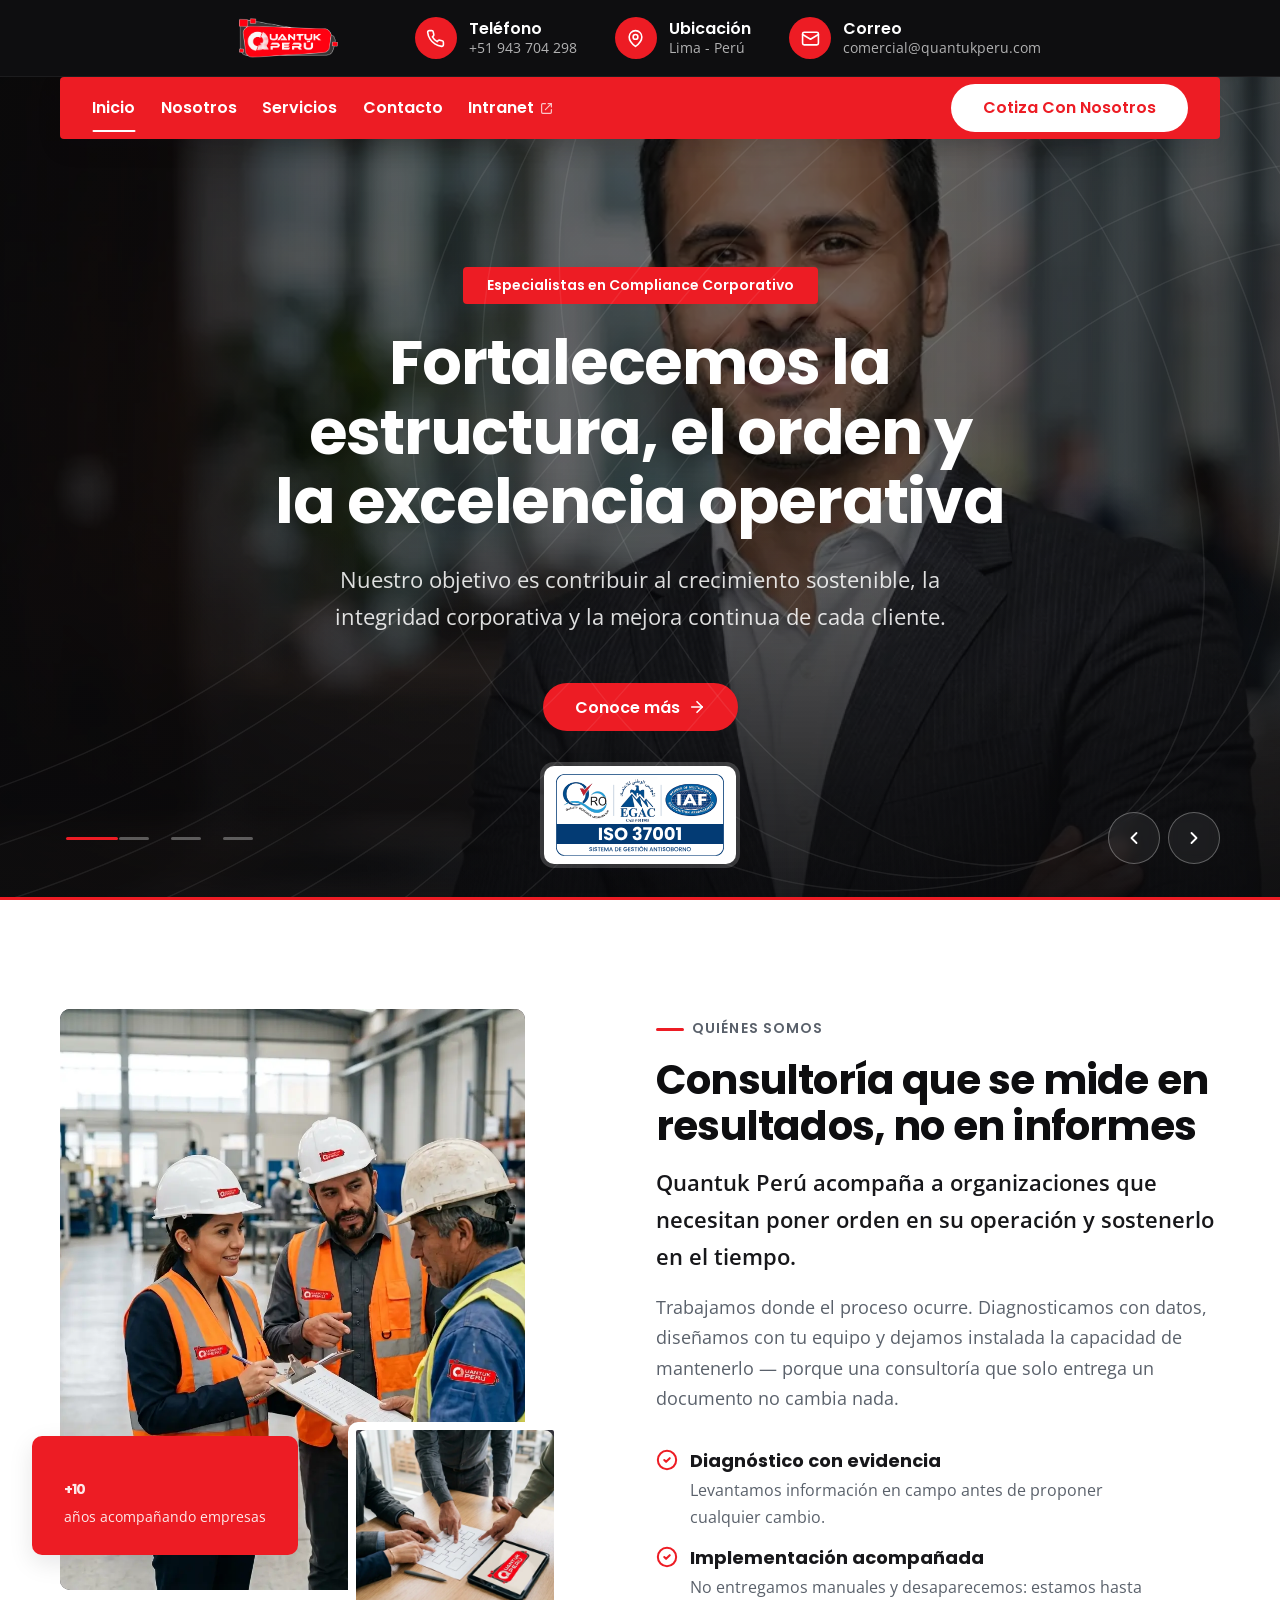
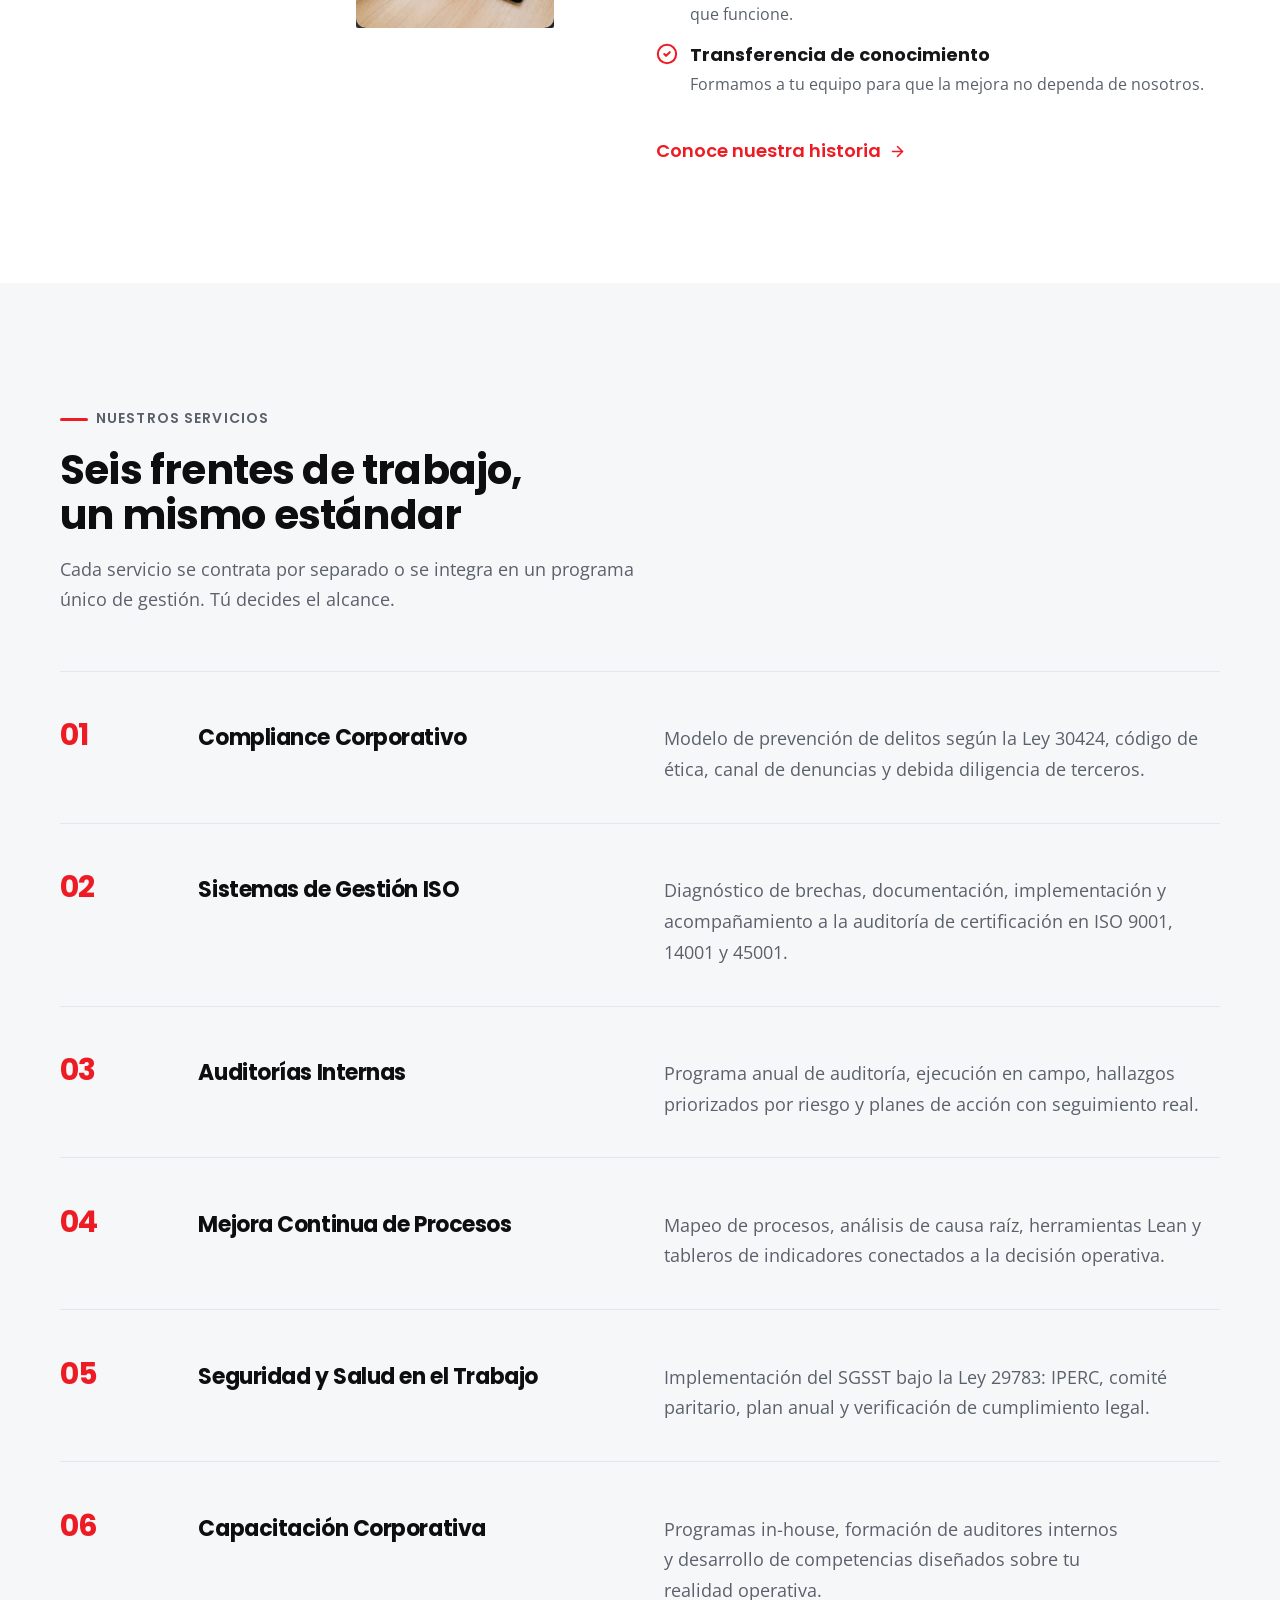
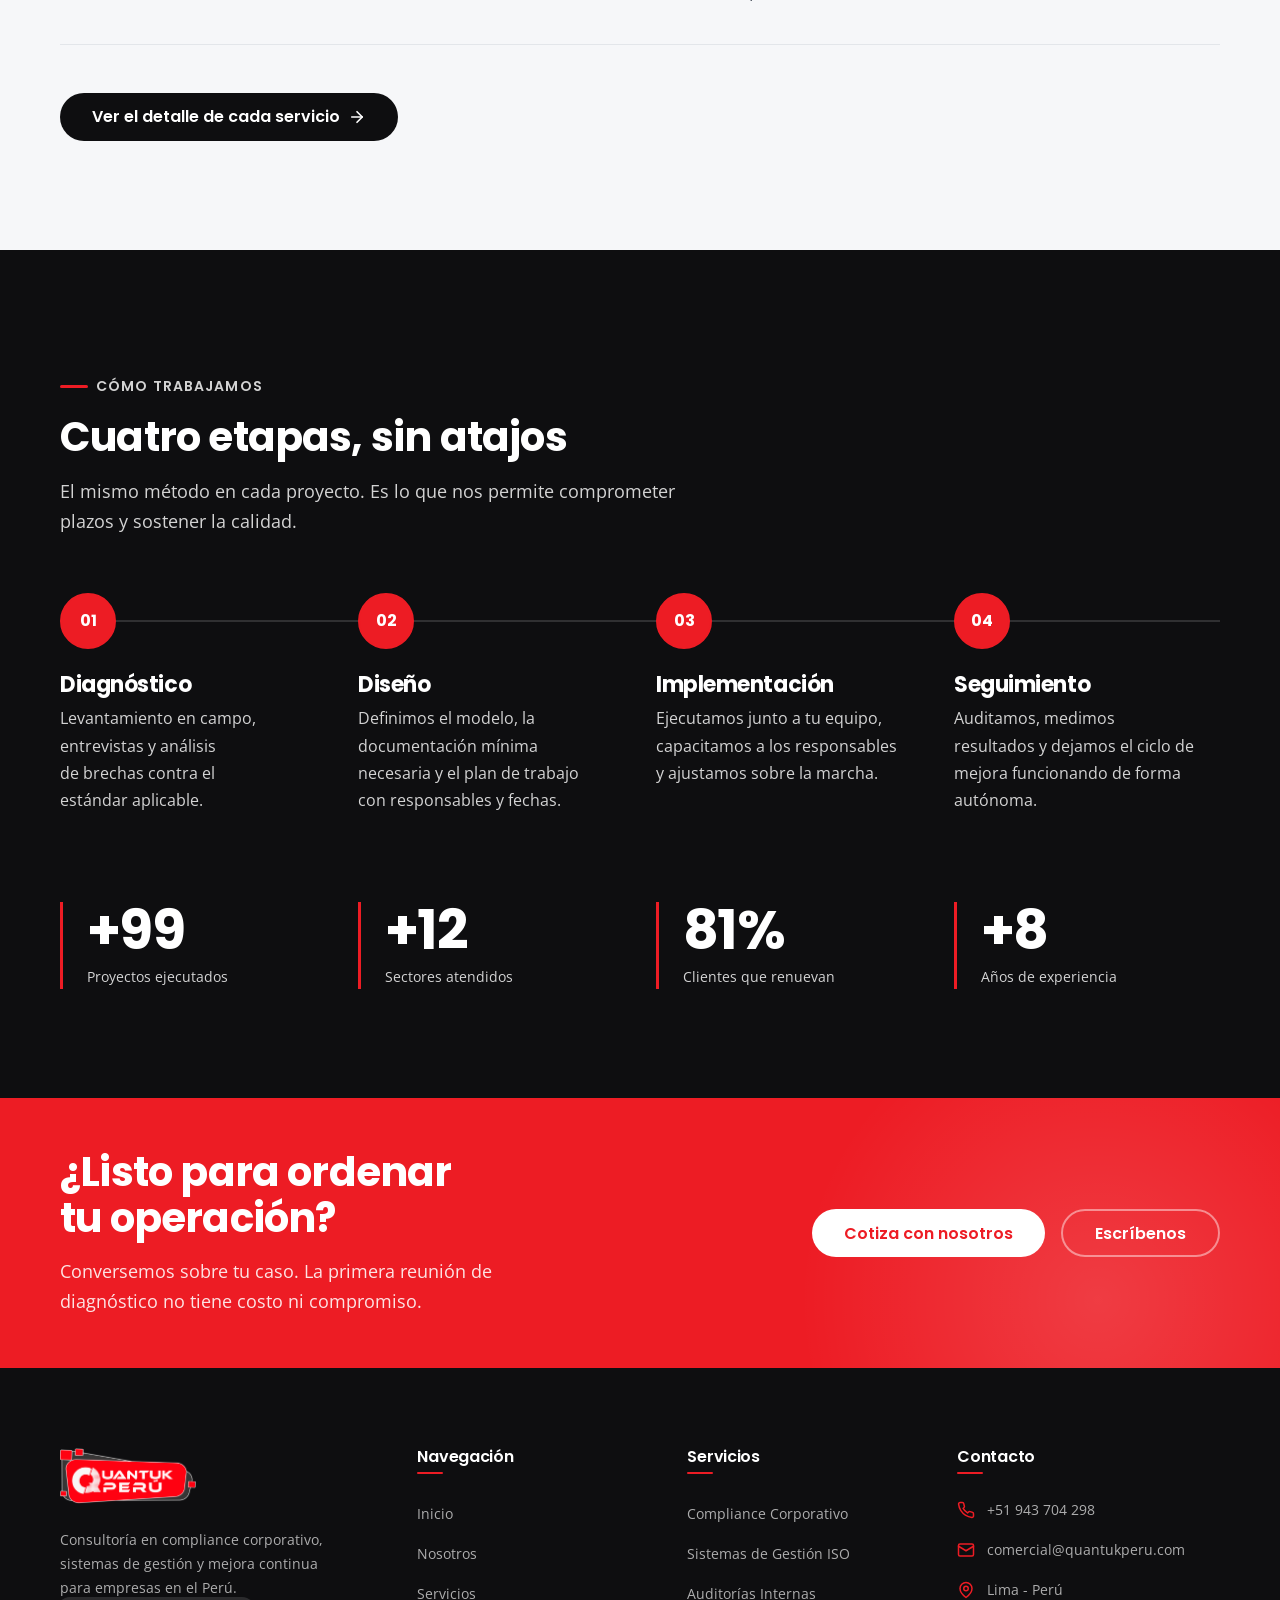
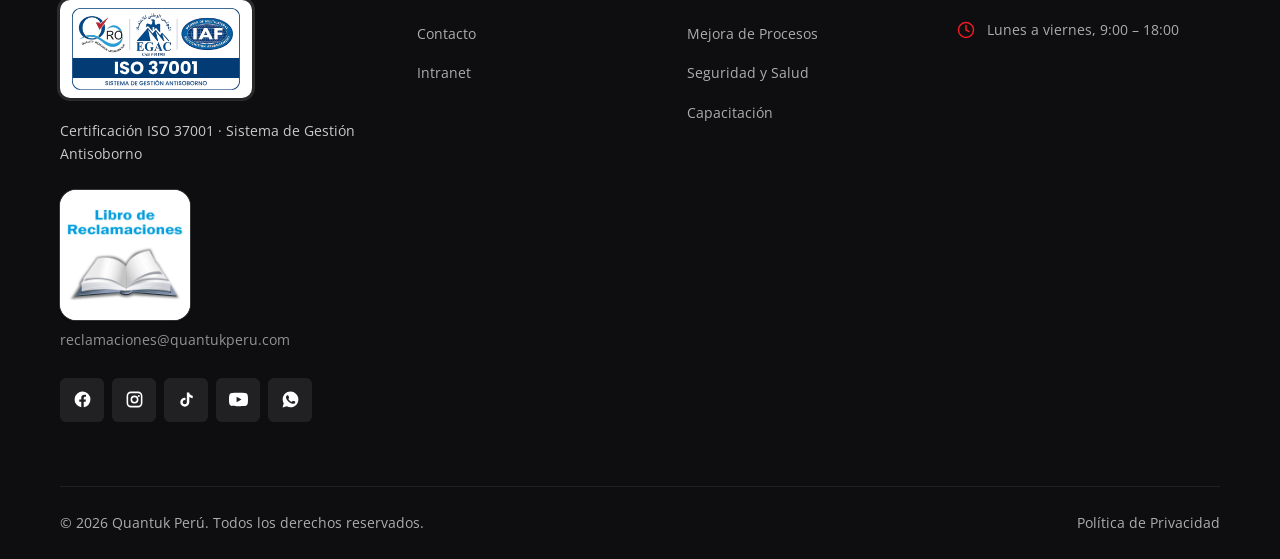
<file: index.html>
<!DOCTYPE html>
<html lang="es-PE">
<head>
<meta charset="utf-8">
<meta name="viewport" content="width=device-width, initial-scale=1">

<title>Quantuk Perú | Consultoría en Compliance y Mejora Continua</title>
<meta name="description" content="Consultora peruana en compliance corporativo, sistemas de gestión ISO y mejora continua de procesos. Fortalecemos la estructura, el orden y la excelencia operativa de tu empresa.">
<link rel="canonical" href="https://quantukperu.com/">
<meta name="robots" content="index, follow">
<meta name="theme-color" content="#ed1c24">

<!-- Open Graph / redes sociales -->
<meta property="og:type" content="website">
<meta property="og:locale" content="es_PE">
<meta property="og:site_name" content="Quantuk Perú">
<meta property="og:title" content="Quantuk Perú | Consultoría en Compliance y Mejora Continua">
<meta property="og:description" content="Fortalecemos la estructura, el orden y la excelencia operativa de tu empresa.">
<meta property="og:url" content="https://quantukperu.com/">
<meta property="og:image" content="https://quantukperu.com/assets/imagen/og/og-image.png">
<meta property="og:image:width" content="1200">
<meta property="og:image:height" content="630">
<meta name="twitter:card" content="summary_large_image">
<meta name="twitter:title" content="Quantuk Perú | Consultoría en Compliance y Mejora Continua">
<meta name="twitter:description" content="Fortalecemos la estructura, el orden y la excelencia operativa de tu empresa.">
<meta name="twitter:image" content="https://quantukperu.com/assets/imagen/og/og-image.png">

<link rel="icon" href="assets/imagen/LOGO ORIGINAL.png" type="image/png">
<link rel="apple-touch-icon" href="assets/imagen/LOGO ORIGINAL.png">

<link rel="preconnect" href="https://fonts.googleapis.com">
<link rel="preconnect" href="https://fonts.gstatic.com" crossorigin>
<!-- Las tipografías se cargan SIN bloquear el pintado.
     Como <link rel="stylesheet"> normal, el navegador no dibuja nada hasta
     recibirla: si Google responde lento o no responde, la página se queda
     en blanco esperando. Con media="print" el navegador la descarga sin
     considerarla necesaria para pintar, y al terminar se pasa a "all".
     El texto aparece de inmediato con la tipografía del sistema y cambia a
     Poppins cuando llega. -->
<link rel="preload" as="style" href="https://fonts.googleapis.com/css2?family=Open+Sans:wght@300;400;500;600;700&family=Poppins:wght@400;500;600;700&display=swap">
<link rel="stylesheet" href="https://fonts.googleapis.com/css2?family=Open+Sans:wght@300;400;500;600;700&family=Poppins:wght@400;500;600;700&display=swap" media="print" onload="this.media='all';this.onload=null">
<noscript><link rel="stylesheet" href="https://fonts.googleapis.com/css2?family=Open+Sans:wght@300;400;500;600;700&family=Poppins:wght@400;500;600;700&display=swap"></noscript>

<!-- Primera imagen del carrusel: es el elemento LCP de la página, la
     métrica de velocidad que mide Google. Se pide antes que las hojas
     de estilo para que empiece a descargar cuanto antes. -->
<link rel="preload" as="image" href="assets/imagen/hero/consultoria-compliance-corporativo.webp" fetchpriority="high">

<link rel="stylesheet" href="assets/css/base.css">
<link rel="stylesheet" href="assets/css/layout.css">
<link rel="stylesheet" href="assets/css/components.css">
<link rel="stylesheet" href="assets/css/pages.css">

<!-- Datos estructurados: identidad de la empresa para Google -->
<script type="application/ld+json">
{
  "@context": "https://schema.org",
  "@type": "ProfessionalService",
  "@id": "https://quantukperu.com/#organization",
  "name": "Quantuk Perú",
  "description": "Consultoría en compliance corporativo, sistemas de gestión ISO y mejora continua de procesos.",
  "url": "https://quantukperu.com/",
  "logo": "https://quantukperu.com/assets/imagen/LOGO ORIGINAL.png",
  "image": "https://quantukperu.com/assets/imagen/og/og-image.png",
  "telephone": "+51943704298",
  "email": "comercial@quantukperu.com",
  "priceRange": "$$",
  "address": {
    "@type": "PostalAddress",
    "streetAddress": "Av. República de Chile 324, Int. 601, Urb. Santa Beatriz",
    "addressLocality": "Jesús María",
    "addressRegion": "Lima",
    "postalCode": "15072",
    "addressCountry": "PE"
  },
  "legalName": "QUANTUK PERÚ S.A.C.",
  "taxID": "20614465728",
  "sameAs": [
    "https://www.facebook.com/somosquantukperu",
    "https://www.instagram.com/somosquantukperu/",
    "https://www.tiktok.com/@somosquantukperu",
    "https://www.youtube.com/@somosquantukperu"
  ],
  "areaServed": { "@type": "Country", "name": "Perú" },
  "knowsAbout": [
    "Compliance corporativo",
    "ISO 9001",
    "ISO 14001",
    "ISO 45001",
    "Auditoría interna",
    "Mejora continua de procesos",
    "Seguridad y salud en el trabajo"
  ]
}
</script>
</head>

<body>

<a class="skip-link" href="#main">Saltar al contenido principal</a>
<div class="scroll-progress" aria-hidden="true"></div>

<!-- ==========================================================================
     Sprite de iconos. Definido una sola vez, referenciado con <use>.
     SVG en vez de emojis: escalan sin perder nitidez y heredan el color.
     ========================================================================== -->
<svg width="0" height="0" style="position:absolute" aria-hidden="true" focusable="false">
  <defs>
    <g id="i-phone" fill="none" stroke="currentColor" stroke-width="2" stroke-linecap="round" stroke-linejoin="round"><path d="M22 16.92v3a2 2 0 0 1-2.18 2 19.79 19.79 0 0 1-8.63-3.07 19.5 19.5 0 0 1-6-6 19.79 19.79 0 0 1-3.07-8.67A2 2 0 0 1 4.11 2h3a2 2 0 0 1 2 1.72c.13.96.36 1.9.7 2.81a2 2 0 0 1-.45 2.11L8.09 9.91a16 16 0 0 0 6 6l1.27-1.27a2 2 0 0 1 2.11-.45c.9.34 1.85.57 2.81.7A2 2 0 0 1 22 16.92z"/></g>
    <g id="i-pin" fill="none" stroke="currentColor" stroke-width="2" stroke-linecap="round" stroke-linejoin="round"><path d="M20 10c0 6-8 12-8 12s-8-6-8-12a8 8 0 0 1 16 0z"/><circle cx="12" cy="10" r="3"/></g>
    <g id="i-mail" fill="none" stroke="currentColor" stroke-width="2" stroke-linecap="round" stroke-linejoin="round"><rect x="2" y="4" width="20" height="16" rx="2"/><path d="m22 7-10 6L2 7"/></g>
    <g id="i-arrow-right" fill="none" stroke="currentColor" stroke-width="2.2" stroke-linecap="round" stroke-linejoin="round"><path d="M5 12h14"/><path d="m12 5 7 7-7 7"/></g>
    <g id="i-chevron-left" fill="none" stroke="currentColor" stroke-width="2.2" stroke-linecap="round" stroke-linejoin="round"><path d="m15 18-6-6 6-6"/></g>
    <g id="i-chevron-right" fill="none" stroke="currentColor" stroke-width="2.2" stroke-linecap="round" stroke-linejoin="round"><path d="m9 18 6-6-6-6"/></g>
    <g id="i-check" fill="none" stroke="currentColor" stroke-width="2.2" stroke-linecap="round" stroke-linejoin="round"><circle cx="12" cy="12" r="10"/><path d="m9 12 2 2 4-4"/></g>
    <g id="i-close" fill="none" stroke="currentColor" stroke-width="2.2" stroke-linecap="round" stroke-linejoin="round"><path d="M18 6 6 18"/><path d="m6 6 12 12"/></g>
    <g id="i-external" fill="none" stroke="currentColor" stroke-width="2.2" stroke-linecap="round" stroke-linejoin="round"><path d="M15 3h6v6"/><path d="M10 14 21 3"/><path d="M21 14v5a2 2 0 0 1-2 2H5a2 2 0 0 1-2-2V5a2 2 0 0 1 2-2h5"/></g>
    <g id="i-alert" fill="none" stroke="currentColor" stroke-width="2.2" stroke-linecap="round" stroke-linejoin="round"><circle cx="12" cy="12" r="10"/><path d="M12 8v4"/><path d="M12 16h.01"/></g>
    <g id="i-book" fill="none" stroke="currentColor" stroke-width="2" stroke-linecap="round" stroke-linejoin="round"><path d="M4 19.5A2.5 2.5 0 0 1 6.5 17H20"/><path d="M6.5 2H20v20H6.5A2.5 2.5 0 0 1 4 19.5v-15A2.5 2.5 0 0 1 6.5 2z"/><path d="M9 7h7"/><path d="M9 11h5"/></g>
    <g id="i-clock" fill="none" stroke="currentColor" stroke-width="2" stroke-linecap="round" stroke-linejoin="round"><circle cx="12" cy="12" r="10"/><path d="M12 6v6l4 2"/></g>
    <g id="i-instagram" fill="currentColor"><path d="M7.5 2h9A5.5 5.5 0 0 1 22 7.5v9a5.5 5.5 0 0 1-5.5 5.5h-9A5.5 5.5 0 0 1 2 16.5v-9A5.5 5.5 0 0 1 7.5 2zm0 2A3.5 3.5 0 0 0 4 7.5v9A3.5 3.5 0 0 0 7.5 20h9a3.5 3.5 0 0 0 3.5-3.5v-9A3.5 3.5 0 0 0 16.5 4h-9zM12 7a5 5 0 1 1 0 10 5 5 0 0 1 0-10zm0 2a3 3 0 1 0 0 6 3 3 0 0 0 0-6zm5.5-2.75a1.25 1.25 0 1 1 0 2.5 1.25 1.25 0 0 1 0-2.5z"/></g>
    <g id="i-tiktok" fill="currentColor"><path d="M16.6 5.82A4.28 4.28 0 0 1 15.54 3h-3.09v12.4a2.59 2.59 0 0 1-2.59 2.5 2.59 2.59 0 1 1 .8-5.05V9.7a5.68 5.68 0 0 0-.8-.06 5.7 5.7 0 1 0 5.7 5.66V8.9a7.35 7.35 0 0 0 4.29 1.37V7.18a4.28 4.28 0 0 1-3.25-1.36z"/></g>
    <g id="i-youtube" fill="currentColor"><path d="M23.5 6.2a3.02 3.02 0 0 0-2.12-2.14C19.5 3.55 12 3.55 12 3.55s-7.5 0-9.38.51A3.02 3.02 0 0 0 .5 6.2C0 8.09 0 12 0 12s0 3.91.5 5.8a3.02 3.02 0 0 0 2.12 2.14c1.88.51 9.38.51 9.38.51s7.5 0 9.38-.51a3.02 3.02 0 0 0 2.12-2.14C24 15.91 24 12 24 12s0-3.91-.5-5.8zM9.6 15.6V8.4l6.2 3.6-6.2 3.6z"/></g>
    <g id="i-facebook" fill="currentColor"><path d="M22 12a10 10 0 1 0-11.56 9.88v-6.99H7.9V12h2.54V9.8c0-2.5 1.5-3.89 3.77-3.89 1.1 0 2.24.2 2.24.2v2.46h-1.26c-1.24 0-1.63.77-1.63 1.56V12h2.78l-.45 2.89h-2.33v6.99A10 10 0 0 0 22 12z"/></g>
    <g id="i-whatsapp" fill="currentColor"><path d="M12.04 2C6.58 2 2.13 6.45 2.13 11.91c0 1.75.46 3.45 1.32 4.95L2 22l5.25-1.38a9.87 9.87 0 0 0 4.79 1.22h.01c5.46 0 9.91-4.45 9.91-9.91 0-2.65-1.03-5.14-2.9-7.01A9.82 9.82 0 0 0 12.04 2zm5.8 14.06c-.25.69-1.44 1.32-1.99 1.37-.53.05-1.02.24-3.44-.72-2.9-1.14-4.74-4.1-4.88-4.29-.14-.19-1.16-1.55-1.16-2.95s.73-2.09 1-2.38c.26-.29.57-.36.76-.36h.55c.17 0 .42-.07.65.5.24.58.81 2 .88 2.14.07.15.12.32.02.5-.1.19-.15.31-.29.48-.15.17-.31.38-.44.51-.15.14-.3.3-.13.59.17.29.76 1.25 1.63 2.03 1.12 1 2.06 1.31 2.35 1.46.29.14.46.12.63-.07.17-.19.73-.85.92-1.14.19-.29.39-.24.65-.14.26.09 1.66.78 1.94.93.29.14.48.21.55.33.07.12.07.69-.18 1.38z"/></g>
  </defs>
</svg>

<!-- ==========================================================================
     HEADER — topbar negra + barra roja montada sobre el hero
     Idéntico en las cuatro páginas.
     ========================================================================== -->
<header class="site-header" id="siteHeader">

  <div class="topbar">
    <div class="container topbar__inner">

      <a class="brand" href="/" aria-label="Quantuk Perú, ir al inicio">
        <img src="assets/imagen/LOGO ORIGINAL.png" alt="Quantuk Perú" width="200" height="67">
      </a>

      <ul class="topbar__contacts">
        <li class="topbar__contact">
          <span class="topbar__icon" aria-hidden="true"><svg viewBox="0 0 24 24"><use href="#i-phone"></use></svg></span>
          <span class="topbar__meta">
            <span class="topbar__label">Teléfono</span>
            <a class="topbar__value" href="tel:+51943704298">+51 943 704 298</a>
          </span>
        </li>
        <li class="topbar__contact">
          <span class="topbar__icon" aria-hidden="true"><svg viewBox="0 0 24 24"><use href="#i-pin"></use></svg></span>
          <span class="topbar__meta">
            <span class="topbar__label">Ubicación</span>
            <span class="topbar__value">Lima - Perú</span>
          </span>
        </li>
        <li class="topbar__contact">
          <span class="topbar__icon" aria-hidden="true"><svg viewBox="0 0 24 24"><use href="#i-mail"></use></svg></span>
          <span class="topbar__meta">
            <span class="topbar__label">Correo</span>
            <a class="topbar__value" href="mailto:comercial@quantukperu.com">comercial@quantukperu.com</a>
          </span>
        </li>
      </ul>

    </div>
  </div>

  <div class="container navbar-wrap">
    <nav class="navbar" aria-label="Navegación principal">

      <a class="navbar__brand" href="/" aria-label="Quantuk Perú, ir al inicio">
        <img src="assets/imagen/LOGO ORIGINAL.png" alt="" width="102" height="34">
      </a>

      <ul class="navbar__menu">
        <li><a class="navbar__link" href="/" aria-current="page">Inicio</a></li>
        <li><a class="navbar__link" href="/nosotros">Nosotros</a></li>
        <li><a class="navbar__link" href="/servicios">Servicios</a></li>
        <li><a class="navbar__link" href="/contacto">Contacto</a></li>
        <li>
          <a class="navbar__link navbar__link--external" href="https://rrhh.quantukperu.com/login" target="_blank" rel="noopener noreferrer">
            Intranet
            <svg viewBox="0 0 24 24" aria-hidden="true"><use href="#i-external"></use></svg>
            <span class="visually-hidden">(se abre en una pestaña nueva)</span>
          </a>
        </li>
      </ul>

      <div class="navbar__actions">
        <button class="btn btn--light" type="button" data-quote-open>Cotiza Con Nosotros</button>
        <button class="nav-toggle" type="button" data-drawer-open aria-expanded="false" aria-controls="mobileDrawer" aria-label="Abrir menú de navegación">
          <span class="nav-toggle__bars"></span>
        </button>
      </div>

    </nav>
  </div>

</header>

<!-- Drawer móvil -->
<div class="drawer-scrim" aria-hidden="true"></div>

<aside class="drawer" id="mobileDrawer" aria-hidden="true" aria-label="Menú de navegación">
  <div class="drawer__head">
    <img src="assets/imagen/LOGO ORIGINAL.png" alt="Quantuk Perú" width="120" height="40">
    <button class="drawer__close" type="button" data-drawer-close aria-label="Cerrar menú">
      <svg viewBox="0 0 24 24" aria-hidden="true"><use href="#i-close"></use></svg>
    </button>
  </div>

  <nav class="drawer__menu" aria-label="Navegación móvil">
    <a class="drawer__link" href="/" aria-current="page">Inicio</a>
    <a class="drawer__link" href="/nosotros">Nosotros</a>
    <a class="drawer__link" href="/servicios">Servicios</a>
    <a class="drawer__link" href="/contacto">Contacto</a>
    <a class="drawer__link" href="https://rrhh.quantukperu.com/login" target="_blank" rel="noopener noreferrer">
      Intranet <svg viewBox="0 0 24 24" aria-hidden="true"><use href="#i-external"></use></svg>
    </a>
  </nav>

  <button class="btn btn--primary btn--block" type="button" data-quote-open>Cotiza Con Nosotros</button>

  <div class="drawer__contacts">
    <a href="tel:+51943704298"><svg viewBox="0 0 24 24" aria-hidden="true"><use href="#i-phone"></use></svg> +51 943 704 298</a>
    <a href="mailto:comercial@quantukperu.com"><svg viewBox="0 0 24 24" aria-hidden="true"><use href="#i-mail"></use></svg> comercial@quantukperu.com</a>
    <span><svg viewBox="0 0 24 24" aria-hidden="true"><use href="#i-pin"></use></svg> Lima - Perú</span>
  </div>
</aside>

<main id="main">

  <!-- ========================================================================
       HERO — carrusel de 4 diapositivas
       Cada slide trae su propia imagen y su propio texto.
       Cada foto va en una etiqueta de imagen con su texto alternativo.
       Nombres y medidas: assets/imagen/LEEME-IMAGENES.md
       ======================================================================== -->
  <section class="hero" data-carousel aria-roledescription="carrusel" aria-label="Presentación de Quantuk Perú" tabindex="-1">

    <div class="hero__slides">

      <article class="hero__slide is-active" id="hero-slide-1" role="tabpanel" aria-roledescription="diapositiva" aria-label="1 de 4">
        <div class="hero__media">
            <img src="assets/imagen/hero/consultoria-compliance-corporativo.webp"
                 alt="Consultor de Quantuk Perú en las oficinas de una empresa cliente en Lima"
                 width="1488" height="716" fetchpriority="high" decoding="async">
          </div>
        <div class="hero__scrim"></div>
        <div class="hero__content">
          <div class="container">
            <div class="hero__body">
              <p class="hero__eyebrow">Especialistas en Compliance Corporativo</p>
              <h1 class="hero__title">Fortalecemos la estructura, el orden y la excelencia operativa</h1>
              <p class="hero__text">Nuestro objetivo es contribuir al crecimiento sostenible, la integridad corporativa y la mejora continua de cada cliente.</p>
              <div class="hero__actions">
                <a class="btn btn--primary" href="/nosotros">Conoce más <svg viewBox="0 0 24 24" aria-hidden="true"><use href="#i-arrow-right"></use></svg></a>
              </div>
            </div>
          </div>
        </div>
      </article>

      <article class="hero__slide" id="hero-slide-2" role="tabpanel" aria-roledescription="diapositiva" aria-label="2 de 4">
        <div class="hero__media">
            <img src="assets/imagen/hero/certificacion-iso-9001-14001-45001.webp"
                 alt="Equipo consultor junto a los sellos de certificación ISO 9001, ISO 14001 e ISO 45001"
                 width="1488" height="716" fetchpriority="low" decoding="async">
          </div>
        <div class="hero__scrim"></div>
        <div class="hero__content">
          <div class="container">
            <div class="hero__body">
              <p class="hero__eyebrow">Sistemas de Gestión ISO</p>
              <p class="hero__title">Certificaciones que sostienen tu crecimiento</p>
              <p class="hero__text">Diagnóstico, implementación y acompañamiento hasta la certificación en ISO 9001, ISO 14001 e ISO 45001.</p>
              <div class="hero__actions">
                <a class="btn btn--primary" href="/servicios">Ver servicios <svg viewBox="0 0 24 24" aria-hidden="true"><use href="#i-arrow-right"></use></svg></a>
              </div>
            </div>
          </div>
        </div>
      </article>

      <article class="hero__slide" id="hero-slide-3" role="tabpanel" aria-roledescription="diapositiva" aria-label="3 de 4">
        <div class="hero__media">
            <img src="assets/imagen/hero/mejora-continua-de-procesos.webp"
                 alt="Consultora revisando indicadores de proceso en una sala de trabajo"
                 width="1488" height="716" fetchpriority="low" decoding="async">
          </div>
        <div class="hero__scrim"></div>
        <div class="hero__content">
          <div class="container">
            <div class="hero__body">
              <p class="hero__eyebrow">Mejora Continua de Procesos</p>
              <p class="hero__title">Procesos claros, decisiones firmes, resultados medibles</p>
              <p class="hero__text">Mapeamos tu operación, eliminamos lo que no aporta y construimos indicadores que de verdad se usan para decidir.</p>
              <div class="hero__actions">
                <a class="btn btn--primary" href="#metodologia">Ver metodología <svg viewBox="0 0 24 24" aria-hidden="true"><use href="#i-arrow-right"></use></svg></a>
              </div>
            </div>
          </div>
        </div>
      </article>

      <article class="hero__slide" id="hero-slide-4" role="tabpanel" aria-roledescription="diapositiva" aria-label="4 de 4">
        <div class="hero__media">
            <img src="assets/imagen/hero/capacitacion-corporativa-empresas.webp"
                 alt="Sesión de capacitación corporativa con el equipo operativo de un cliente"
                 width="1488" height="716" fetchpriority="low" decoding="async">
          </div>
        <div class="hero__scrim"></div>
        <div class="hero__content">
          <div class="container">
            <div class="hero__body">
              <p class="hero__eyebrow">Capacitación Corporativa</p>
              <p class="hero__title">Equipos preparados para sostener el estándar</p>
              <p class="hero__text">Programas diseñados sobre la realidad operativa de tu organización, no sobre plantillas genéricas.</p>
              <div class="hero__actions">
                <button class="btn btn--primary" type="button" data-quote-open data-quote-service="capacitacion">Cotiza con nosotros <svg viewBox="0 0 24 24" aria-hidden="true"><use href="#i-arrow-right"></use></svg></button>
              </div>
            </div>
          </div>
        </div>
      </article>

    </div>

    <!-- Line-art decorativo, capa de parallax -->
    <div class="hero__lines" data-parallax="0.08" aria-hidden="true">
      <svg viewBox="0 0 900 900" preserveAspectRatio="xMidYMid slice" fill="none" stroke="rgba(255,255,255,.28)" stroke-width="1">
        <path d="M-40 700C160 640 300 520 420 360S700 60 940 40"/>
        <path d="M-40 740C170 680 315 560 435 400S710 100 940 80"/>
        <path d="M-40 780C180 720 330 600 450 440S720 140 940 120"/>
        <path d="M-40 820C190 760 345 640 465 480S730 180 940 160"/>
        <path d="M-40 860C200 800 360 680 480 520S740 220 940 200"/>
        <path d="M60 900C240 820 380 700 500 545S760 260 940 245"/>
        <path d="M140 900C300 840 420 730 540 580S790 310 940 300"/>
        <ellipse cx="620" cy="430" rx="330" ry="330" transform="rotate(-24 620 430)"/>
        <ellipse cx="620" cy="430" rx="270" ry="330" transform="rotate(-24 620 430)"/>
        <ellipse cx="620" cy="430" rx="200" ry="330" transform="rotate(-24 620 430)"/>
      </svg>
    </div>

    <!-- Sello de certificación: placa blanca fija sobre las fotos del carrusel -->
    <div class="hero__cert">
      <img src="assets/imagen/certificaciones/iso-37001-antisoborno.svg" alt="Certificación ISO 37001 – Sistema de Gestión Antisoborno" width="168" height="82" decoding="async">
    </div>

    <!-- Controles -->
    <div class="hero__controls">
      <div class="hero__dots" role="tablist" aria-label="Seleccionar diapositiva">
        <button class="hero__dot" type="button" role="tab" aria-controls="hero-slide-1" aria-selected="true" aria-label="Diapositiva 1"></button>
        <button class="hero__dot" type="button" role="tab" aria-controls="hero-slide-2" aria-selected="false" aria-label="Diapositiva 2"></button>
        <button class="hero__dot" type="button" role="tab" aria-controls="hero-slide-3" aria-selected="false" aria-label="Diapositiva 3"></button>
        <button class="hero__dot" type="button" role="tab" aria-controls="hero-slide-4" aria-selected="false" aria-label="Diapositiva 4"></button>
      </div>

      <div class="hero__arrows">
        <button class="hero__arrow" type="button" data-carousel-prev aria-label="Diapositiva anterior">
          <svg viewBox="0 0 24 24" aria-hidden="true"><use href="#i-chevron-left"></use></svg>
        </button>
        <button class="hero__arrow" type="button" data-carousel-next aria-label="Diapositiva siguiente">
          <svg viewBox="0 0 24 24" aria-hidden="true"><use href="#i-chevron-right"></use></svg>
        </button>
      </div>
    </div>

    <div class="hero__progress" aria-hidden="true"><span></span></div>
    <p class="visually-hidden" aria-live="polite" data-carousel-live></p>

  </section>

  <!-- ========================================================================
       NOSOTROS — composición editorial asimétrica
       ======================================================================== -->
  <section class="section" id="nosotros" aria-labelledby="nosotros-title">
    <div class="container grid">

      <div class="col-5" data-reveal="left">
        <div class="editorial">
          <div class="editorial-media">
            <img class="editorial-media__img" src="assets/imagen/nosotros/consultores-en-planta-cliente.webp"
               alt="Consultores de Quantuk Perú revisando un proceso junto al equipo de un cliente"
               width="900" height="1125" loading="lazy" decoding="async">
            <div class="editorial-media__inset">
              <img class="editorial-media__img" src="assets/imagen/nosotros/reunion-de-trabajo-consultoria.webp"
               alt="Equipo de trabajo analizando un diagrama de procesos"
               width="600" height="600" loading="lazy" decoding="async">
            </div>
          </div>
          <div class="editorial-badge">
            <strong><span data-count-to="10" data-count-prefix="+">+10</span></strong>
            <span>años acompañando empresas</span>
          </div>
        </div>
      </div>

      <div class="col-6 start-7 self-center prose" data-reveal>
        <p class="eyebrow">Quiénes somos</p>
        <h2 id="nosotros-title">Consultoría que se mide en resultados, no en informes</h2>
        <p class="lead">Quantuk Perú acompaña a organizaciones que necesitan poner orden en su operación y sostenerlo en el tiempo.</p>
        <p>Trabajamos donde el proceso ocurre. Diagnosticamos con datos, diseñamos con tu equipo y dejamos instalada la capacidad de mantenerlo — porque una consultoría que solo entrega un documento no cambia nada.</p>

        <ul class="checklist">
          <li>
            <svg viewBox="0 0 24 24" aria-hidden="true"><use href="#i-check"></use></svg>
            <span>
              <strong>Diagnóstico con evidencia</strong>
              <p>Levantamos información en campo antes de proponer cualquier cambio.</p>
            </span>
          </li>
          <li>
            <svg viewBox="0 0 24 24" aria-hidden="true"><use href="#i-check"></use></svg>
            <span>
              <strong>Implementación acompañada</strong>
              <p>No entregamos manuales y desaparecemos: estamos hasta que funcione.</p>
            </span>
          </li>
          <li>
            <svg viewBox="0 0 24 24" aria-hidden="true"><use href="#i-check"></use></svg>
            <span>
              <strong>Transferencia de conocimiento</strong>
              <p>Formamos a tu equipo para que la mejora no dependa de nosotros.</p>
            </span>
          </li>
        </ul>

        <p style="margin-top:var(--space-lg)">
          <a class="link-arrow" href="/nosotros">Conoce nuestra historia <svg viewBox="0 0 24 24" aria-hidden="true"><use href="#i-arrow-right"></use></svg></a>
        </p>
      </div>

    </div>
  </section>

  <!-- ========================================================================
       SERVICIOS — filas numeradas, sin cards
       ======================================================================== -->
  <section class="section section--alt" id="servicios" aria-labelledby="servicios-title">
    <div class="container">

      <div class="section-head" data-reveal>
        <p class="eyebrow">Nuestros servicios</p>
        <h2 id="servicios-title">Seis frentes de trabajo, un mismo estándar</h2>
        <p>Cada servicio se contrata por separado o se integra en un programa único de gestión. Tú decides el alcance.</p>
      </div>

      <div class="feature-rows">

        <article class="feature-row" data-reveal data-reveal-delay="0">
          <span class="feature-row__num">01</span>
          <h3>Compliance Corporativo</h3>
          <p>Modelo de prevención de delitos según la Ley 30424, código de ética, canal de denuncias y debida diligencia de terceros.</p>
        </article>

        <article class="feature-row" data-reveal data-reveal-delay="60">
          <span class="feature-row__num">02</span>
          <h3>Sistemas de Gestión ISO</h3>
          <p>Diagnóstico de brechas, documentación, implementación y acompañamiento a la auditoría de certificación en ISO 9001, 14001 y 45001.</p>
        </article>

        <article class="feature-row" data-reveal data-reveal-delay="120">
          <span class="feature-row__num">03</span>
          <h3>Auditorías Internas</h3>
          <p>Programa anual de auditoría, ejecución en campo, hallazgos priorizados por riesgo y planes de acción con seguimiento real.</p>
        </article>

        <article class="feature-row" data-reveal data-reveal-delay="180">
          <span class="feature-row__num">04</span>
          <h3>Mejora Continua de Procesos</h3>
          <p>Mapeo de procesos, análisis de causa raíz, herramientas Lean y tableros de indicadores conectados a la decisión operativa.</p>
        </article>

        <article class="feature-row" data-reveal data-reveal-delay="240">
          <span class="feature-row__num">05</span>
          <h3>Seguridad y Salud en el Trabajo</h3>
          <p>Implementación del SGSST bajo la Ley 29783: IPERC, comité paritario, plan anual y verificación de cumplimiento legal.</p>
        </article>

        <article class="feature-row" data-reveal data-reveal-delay="300">
          <span class="feature-row__num">06</span>
          <h3>Capacitación Corporativa</h3>
          <p>Programas in-house, formación de auditores internos y desarrollo de competencias diseñados sobre tu realidad operativa.</p>
        </article>

      </div>

      <p style="margin-top:var(--space-xl)" data-reveal>
        <a class="btn btn--dark" href="/servicios">Ver el detalle de cada servicio <svg viewBox="0 0 24 24" aria-hidden="true"><use href="#i-arrow-right"></use></svg></a>
      </p>

    </div>
  </section>


  <!-- ========================================================================
       METODOLOGÍA + CIFRAS
       ======================================================================== -->
  <section class="section section--dark" id="metodologia" aria-labelledby="metodologia-title">
    <div class="container">

      <div class="section-head" data-reveal>
        <p class="eyebrow">Cómo trabajamos</p>
        <h2 id="metodologia-title">Cuatro etapas, sin atajos</h2>
        <p>El mismo método en cada proyecto. Es lo que nos permite comprometer plazos y sostener la calidad.</p>
      </div>

      <div class="timeline">
        <article class="timeline__step" data-reveal data-reveal-delay="0">
          <div class="timeline__marker">01</div>
          <h3>Diagnóstico</h3>
          <p>Levantamiento en campo, entrevistas y análisis de brechas contra el estándar aplicable.</p>
        </article>
        <article class="timeline__step" data-reveal data-reveal-delay="80">
          <div class="timeline__marker">02</div>
          <h3>Diseño</h3>
          <p>Definimos el modelo, la documentación mínima necesaria y el plan de trabajo con responsables y fechas.</p>
        </article>
        <article class="timeline__step" data-reveal data-reveal-delay="160">
          <div class="timeline__marker">03</div>
          <h3>Implementación</h3>
          <p>Ejecutamos junto a tu equipo, capacitamos a los responsables y ajustamos sobre la marcha.</p>
        </article>
        <article class="timeline__step" data-reveal data-reveal-delay="240">
          <div class="timeline__marker">04</div>
          <h3>Seguimiento</h3>
          <p>Auditamos, medimos resultados y dejamos el ciclo de mejora funcionando de forma autónoma.</p>
        </article>
      </div>

      <!-- TODO: reemplazar estas cifras por las reales de Quantuk antes de publicar -->
      <div class="stats" style="margin-top:var(--space-3xl)" data-reveal>
        <div class="stat">
          <span class="stat__value" data-count-to="120" data-count-prefix="+">+120</span>
          <span class="stat__label">Proyectos ejecutados</span>
        </div>
        <div class="stat">
          <span class="stat__value" data-count-to="15" data-count-prefix="+">+15</span>
          <span class="stat__label">Sectores atendidos</span>
        </div>
        <div class="stat">
          <span class="stat__value" data-count-to="98" data-count-suffix="%">98%</span>
          <span class="stat__label">Clientes que renuevan</span>
        </div>
        <div class="stat">
          <span class="stat__value" data-count-to="10" data-count-prefix="+">+10</span>
          <span class="stat__label">Años de experiencia</span>
        </div>
      </div>

    </div>
  </section>

  <!-- ========================================================================
       BANDA CTA
       ======================================================================== -->
  <section class="cta-band" aria-labelledby="cta-title">
    <div class="container cta-band__inner">
      <div data-reveal="left">
        <h2 id="cta-title">¿Listo para ordenar tu operación?</h2>
        <p>Conversemos sobre tu caso. La primera reunión de diagnóstico no tiene costo ni compromiso.</p>
      </div>
      <div class="hero__actions" data-reveal="right">
        <button class="btn btn--light" type="button" data-quote-open>Cotiza con nosotros</button>
        <a class="btn btn--ghost" href="/contacto">Escríbenos</a>
      </div>
    </div>
  </section>

</main>

<!-- ==========================================================================
     FOOTER
     ========================================================================== -->
<footer class="site-footer">
  <div class="container">
    <div class="site-footer__grid">

      <div class="site-footer__brand">
        <img src="assets/imagen/LOGO ORIGINAL.png" alt="Quantuk Perú" width="168" height="56">
        <p>Consultoría en compliance corporativo, sistemas de gestión y mejora continua para empresas en el Perú.</p>
        <figure class="footer-cert">
          <span class="footer-cert__plate"><img src="assets/imagen/certificaciones/iso-37001-antisoborno.svg" alt="Certificación ISO 37001 – Sistema de Gestión Antisoborno" width="168" height="82" loading="lazy" decoding="async"></span>
          <figcaption>Certificación ISO 37001 &middot; Sistema de Gestión Antisoborno</figcaption>
        </figure>
        <div class="footer-lr-card">
          <a class="footer-lr-card__link" href="/libro-de-reclamaciones">
            <picture>
              <source srcset="assets/imagen/libro-reclamaciones-card.webp" type="image/webp">
              <img src="assets/imagen/libro-reclamaciones-card.png" alt="Libro de Reclamaciones virtual – INDECOPI" width="600" height="600" loading="lazy" decoding="async">
            </picture>
          </a>
          <a class="footer-lr-card__mail" href="mailto:reclamaciones@quantukperu.com">reclamaciones@quantukperu.com</a>
        </div>
        <div class="footer-social">
          <a href="https://www.facebook.com/somosquantukperu" target="_blank" rel="noopener noreferrer" aria-label="Facebook de Quantuk Perú">
            <svg viewBox="0 0 24 24" aria-hidden="true"><use href="#i-facebook"></use></svg>
          </a>
          <a href="https://www.instagram.com/somosquantukperu/" target="_blank" rel="noopener noreferrer" aria-label="Instagram de Quantuk Perú">
            <svg viewBox="0 0 24 24" aria-hidden="true"><use href="#i-instagram"></use></svg>
          </a>
          <a href="https://www.tiktok.com/@somosquantukperu" target="_blank" rel="noopener noreferrer" aria-label="TikTok de Quantuk Perú">
            <svg viewBox="0 0 24 24" aria-hidden="true"><use href="#i-tiktok"></use></svg>
          </a>
          <a href="https://www.youtube.com/@somosquantukperu" target="_blank" rel="noopener noreferrer" aria-label="YouTube de Quantuk Perú">
            <svg viewBox="0 0 24 24" aria-hidden="true"><use href="#i-youtube"></use></svg>
          </a>
          <a href="https://wa.me/51943704298" target="_blank" rel="noopener noreferrer" aria-label="WhatsApp de Quantuk Perú">
            <svg viewBox="0 0 24 24" aria-hidden="true"><use href="#i-whatsapp"></use></svg>
          </a>
        </div>
      </div>

      <nav aria-labelledby="footer-nav-title">
        <h2 class="footer-title" id="footer-nav-title">Navegación</h2>
        <ul class="footer-list">
          <li><a href="/">Inicio</a></li>
          <li><a href="/nosotros">Nosotros</a></li>
          <li><a href="/servicios">Servicios</a></li>
          <li><a href="/contacto">Contacto</a></li>
          <li><a href="https://rrhh.quantukperu.com/login" target="_blank" rel="noopener noreferrer">Intranet</a></li>
        </ul>
      </nav>

      <nav aria-labelledby="footer-serv-title">
        <h2 class="footer-title" id="footer-serv-title">Servicios</h2>
        <ul class="footer-list">
          <li><a href="/servicios#compliance">Compliance Corporativo</a></li>
          <li><a href="/servicios#iso">Sistemas de Gestión ISO</a></li>
          <li><a href="/servicios#auditorias">Auditorías Internas</a></li>
          <li><a href="/servicios#procesos">Mejora de Procesos</a></li>
          <li><a href="/servicios#sst">Seguridad y Salud</a></li>
          <li><a href="/servicios#capacitacion">Capacitación</a></li>
        </ul>
      </nav>

      <div>
        <h2 class="footer-title">Contacto</h2>
        <ul class="footer-contact">
          <li>
            <svg viewBox="0 0 24 24" aria-hidden="true"><use href="#i-phone"></use></svg>
            <a href="tel:+51943704298">+51 943 704 298</a>
          </li>
          <li>
            <svg viewBox="0 0 24 24" aria-hidden="true"><use href="#i-mail"></use></svg>
            <a href="mailto:comercial@quantukperu.com">comercial@quantukperu.com</a>
          </li>
          <li>
            <svg viewBox="0 0 24 24" aria-hidden="true"><use href="#i-pin"></use></svg>
            <span>Lima - Perú</span>
          </li>
          <li>
            <svg viewBox="0 0 24 24" aria-hidden="true"><use href="#i-clock"></use></svg>
            <span>Lunes a viernes, 9:00 – 18:00</span>
          </li>
        </ul>
      </div>

    </div>

    <div class="site-footer__bottom">
      <p>&copy; <span data-year>2026</span> Quantuk Perú. Todos los derechos reservados.</p>
      <p class="site-footer__legal"><a href="/privacidad">Política de Privacidad</a></p>
    </div>
  </div>
</footer>

<!-- ==========================================================================
     MODAL DE COTIZACIÓN — disponible en las cuatro páginas
     ========================================================================== -->
<div class="quote-modal" id="quoteModal" role="dialog" aria-modal="true" aria-labelledby="quote-title" aria-hidden="true">
  <div class="quote-modal__scrim" data-quote-close></div>

  <div class="quote-modal__dialog">
    <div class="quote-modal__head">
      <div>
        <h2 id="quote-title">Solicita tu cotización</h2>
        <p>Completa tus datos y te abrimos WhatsApp con la solicitud ya redactada. Solo tendrás que presionar enviar.</p>
      </div>
      <button class="quote-modal__close" type="button" data-quote-close aria-label="Cerrar formulario de cotización">
        <svg viewBox="0 0 24 24" aria-hidden="true"><use href="#i-close"></use></svg>
      </button>
    </div>

    <!-- Entrega por WhatsApp. Para pasar a correo: quitar data-whatsapp y poner data-endpoint="TU_URL" -->
    <form class="form" data-form data-whatsapp="51943704298" novalidate>
      <div class="form__row">
        <div class="field">
          <label class="field__label" for="quote-name">Nombre y apellido <span class="req" aria-hidden="true">*</span></label>
          <input class="field__control" type="text" id="quote-name" name="nombre" autocomplete="name" required>
          <span class="field__error"><svg viewBox="0 0 24 24" aria-hidden="true"><use href="#i-alert"></use></svg><span data-error-text></span></span>
        </div>
        <div class="field">
          <label class="field__label" for="quote-company">Empresa <span class="req" aria-hidden="true">*</span></label>
          <input class="field__control" type="text" id="quote-company" name="empresa" autocomplete="organization" required>
          <span class="field__error"><svg viewBox="0 0 24 24" aria-hidden="true"><use href="#i-alert"></use></svg><span data-error-text></span></span>
        </div>
      </div>

      <div class="form__row">
        <div class="field">
          <label class="field__label" for="quote-email">Correo corporativo <span class="req" aria-hidden="true">*</span></label>
          <input class="field__control" type="email" id="quote-email" name="correo" autocomplete="email" inputmode="email" required>
          <span class="field__error"><svg viewBox="0 0 24 24" aria-hidden="true"><use href="#i-alert"></use></svg><span data-error-text></span></span>
        </div>
        <div class="field">
          <label class="field__label" for="quote-phone">Teléfono <span class="req" aria-hidden="true">*</span></label>
          <input class="field__control" type="tel" id="quote-phone" name="telefono" autocomplete="tel" inputmode="tel" required>
          <span class="field__hint">Incluye el código de país, por ejemplo +51</span>
          <span class="field__error"><svg viewBox="0 0 24 24" aria-hidden="true"><use href="#i-alert"></use></svg><span data-error-text></span></span>
        </div>
      </div>

      <div class="field">
        <label class="field__label" for="quote-service">Servicio de interés <span class="req" aria-hidden="true">*</span></label>
        <select class="field__control" id="quote-service" name="servicio" required>
          <option value="">Selecciona un servicio</option>
          <option value="compliance">Compliance Corporativo</option>
          <option value="iso">Sistemas de Gestión ISO</option>
          <option value="auditorias">Auditorías Internas</option>
          <option value="procesos">Mejora Continua de Procesos</option>
          <option value="sst">Seguridad y Salud en el Trabajo</option>
          <option value="capacitacion">Capacitación Corporativa</option>
          <option value="otro">Otro / No estoy seguro</option>
        </select>
        <span class="field__error"><svg viewBox="0 0 24 24" aria-hidden="true"><use href="#i-alert"></use></svg><span data-error-text></span></span>
      </div>

      <div class="field">
        <label class="field__label" for="quote-message">Cuéntanos sobre tu necesidad <span class="req" aria-hidden="true">*</span></label>
        <textarea class="field__control" id="quote-message" name="mensaje" maxlength="900" required></textarea>
        <span class="field__error"><svg viewBox="0 0 24 24" aria-hidden="true"><use href="#i-alert"></use></svg><span data-error-text></span></span>
      </div>

      <div class="field field--check">
        <input type="checkbox" id="quote-consent" name="consentimiento" required>
        <label for="quote-consent">Autorizo el tratamiento de mis datos personales conforme a la <a href="/privacidad" target="_blank" rel="noopener">Política de Privacidad</a>.</label>
      </div>

      <div class="form__status" role="status" aria-live="polite">
        <svg viewBox="0 0 24 24" aria-hidden="true"><use href="#i-check"></use></svg>
        <span><span data-status-text></span> <a data-status-link href="#" target="_blank" rel="noopener noreferrer" hidden></a></span>
      </div>

      <button class="btn btn--primary btn--block" type="submit"><svg viewBox="0 0 24 24" aria-hidden="true"><use href="#i-whatsapp"></use></svg> Enviar por WhatsApp</button>
    </form>
  </div>
</div>

<script src="assets/js/main.js" defer></script>
<script src="assets/js/carousel.js" defer></script>
<script src="assets/js/forms.js" defer></script>

</body>
</html>
</file>
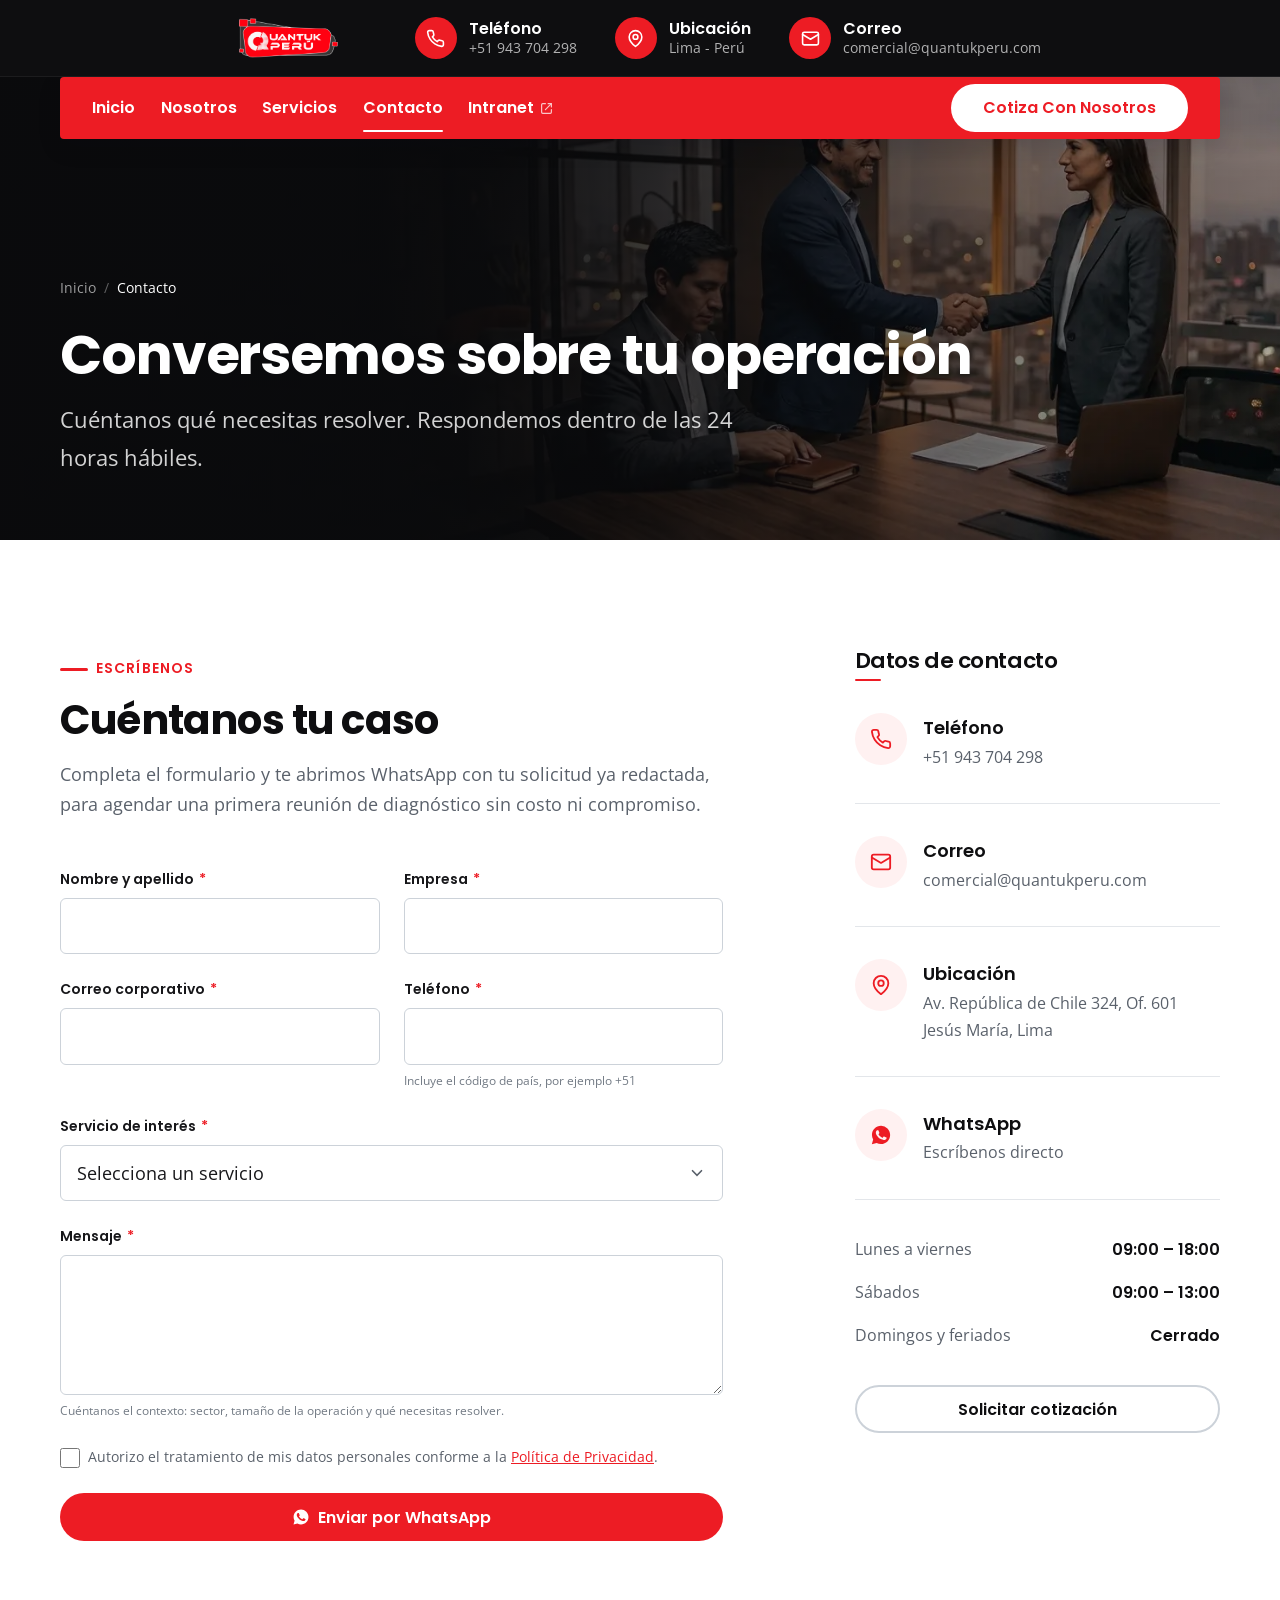
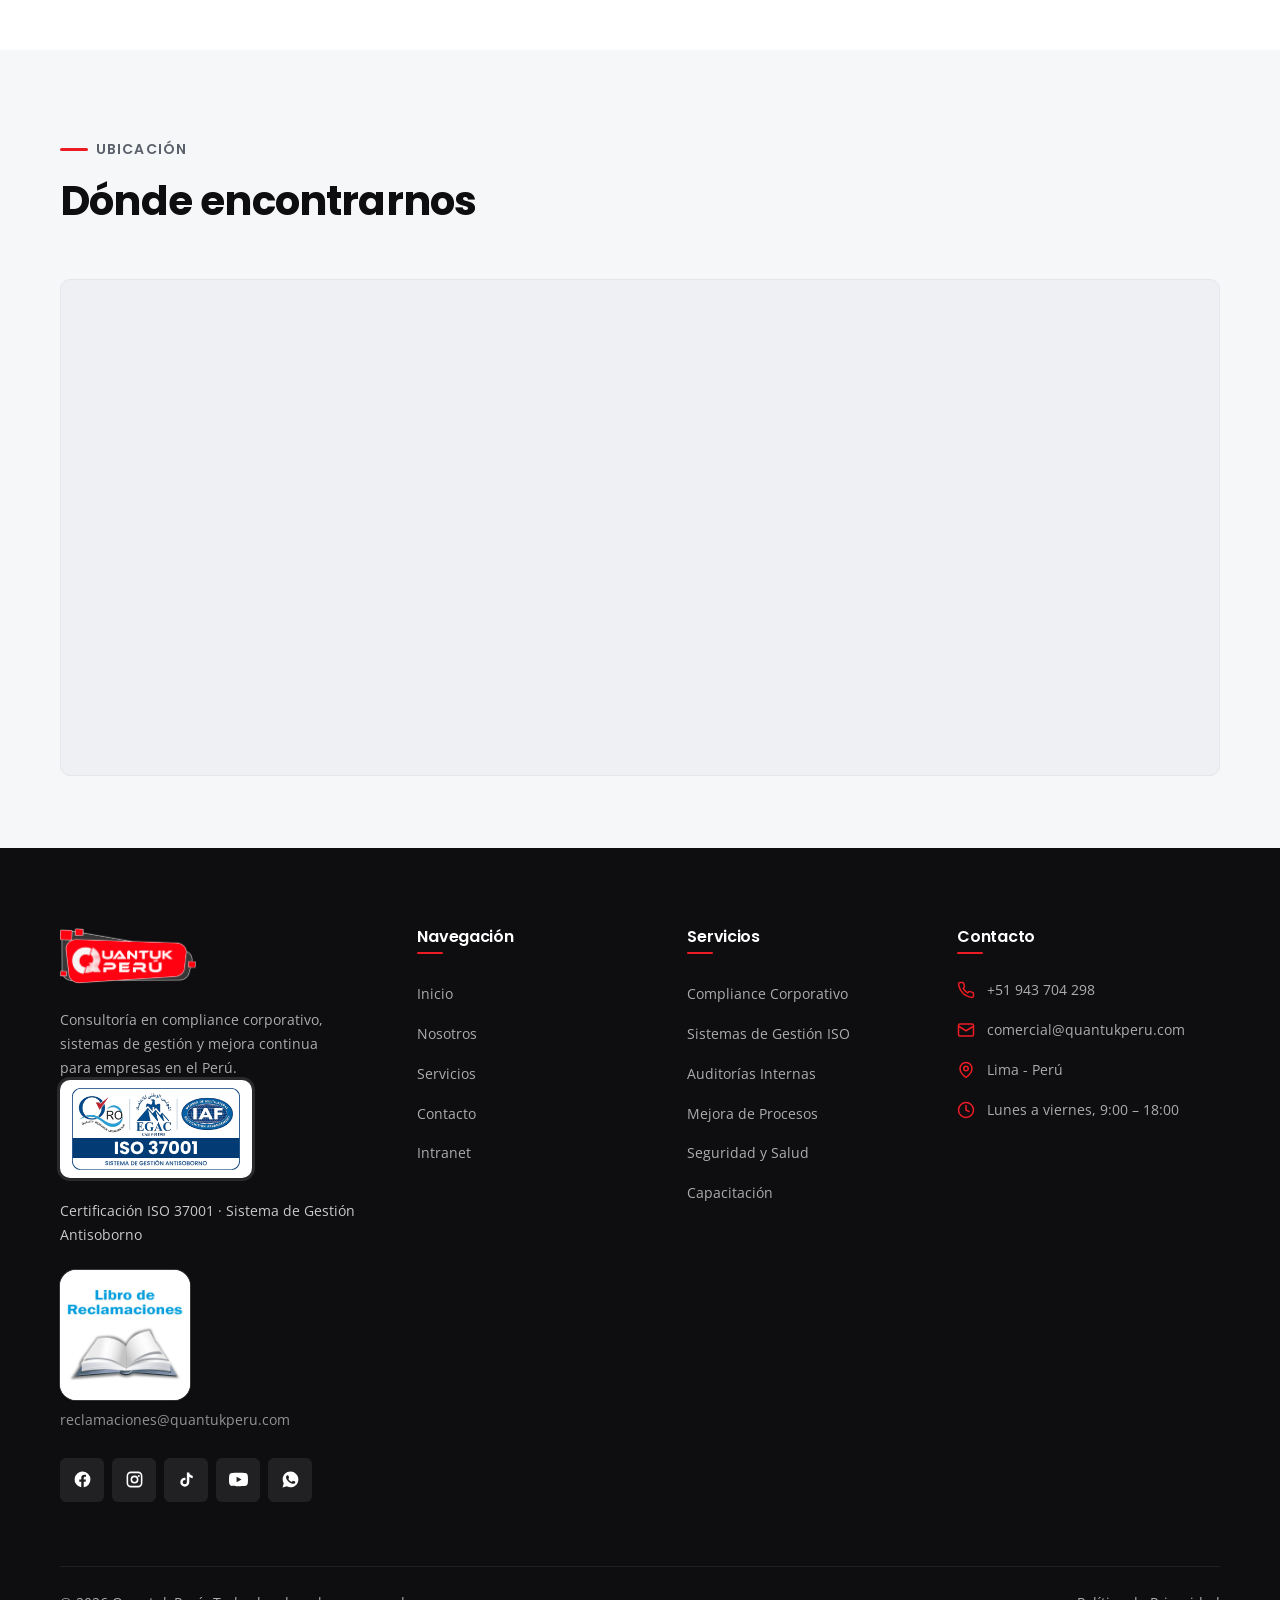
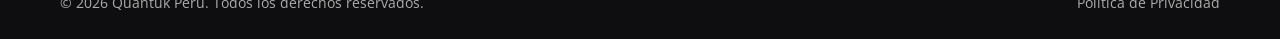
<file: contacto.html>
<!DOCTYPE html>
<html lang="es-PE">
<head>
<meta charset="utf-8">
<meta name="viewport" content="width=device-width, initial-scale=1">

<title>Contacto | Quantuk Perú</title>
<meta name="description" content="Contacta a Quantuk Perú. Teléfono +51 943 704 298, correo comercial@quantukperu.com. Solicita una reunión de diagnóstico sin costo para tu empresa en Lima, Perú.">
<link rel="canonical" href="https://quantukperu.com/contacto">
<meta name="robots" content="index, follow">
<meta name="theme-color" content="#ed1c24">

<meta property="og:type" content="website">
<meta property="og:locale" content="es_PE">
<meta property="og:site_name" content="Quantuk Perú">
<meta property="og:title" content="Contacto | Quantuk Perú">
<meta property="og:description" content="Contacta a Quantuk Perú. Teléfono +51 943 704 298, correo comercial@quantukperu.com. Solicita una reunión de diagnóstico sin costo para tu empresa en Lima, Perú.">
<meta property="og:url" content="https://quantukperu.com/contacto">
<meta property="og:image" content="https://quantukperu.com/assets/imagen/og/og-image.png">
<meta property="og:image:width" content="1200">
<meta property="og:image:height" content="630">
<meta name="twitter:card" content="summary_large_image">
<meta name="twitter:title" content="Contacto | Quantuk Perú">
<meta name="twitter:description" content="Contacta a Quantuk Perú. Teléfono +51 943 704 298, correo comercial@quantukperu.com. Solicita una reunión de diagnóstico sin costo para tu empresa en Lima, Perú.">
<meta name="twitter:image" content="https://quantukperu.com/assets/imagen/og/og-image.png">

<link rel="icon" href="assets/imagen/LOGO ORIGINAL.png" type="image/png">
<link rel="apple-touch-icon" href="assets/imagen/LOGO ORIGINAL.png">

<link rel="preconnect" href="https://fonts.googleapis.com">
<link rel="preconnect" href="https://fonts.gstatic.com" crossorigin>
<!-- Las tipografías se cargan SIN bloquear el pintado.
     Como <link rel="stylesheet"> normal, el navegador no dibuja nada hasta
     recibirla: si Google responde lento o no responde, la página se queda
     en blanco esperando. Con media="print" el navegador la descarga sin
     considerarla necesaria para pintar, y al terminar se pasa a "all".
     El texto aparece de inmediato con la tipografía del sistema y cambia a
     Poppins cuando llega. -->
<link rel="preload" as="style" href="https://fonts.googleapis.com/css2?family=Open+Sans:wght@300;400;500;600;700&family=Poppins:wght@400;500;600;700&display=swap">
<link rel="stylesheet" href="https://fonts.googleapis.com/css2?family=Open+Sans:wght@300;400;500;600;700&family=Poppins:wght@400;500;600;700&display=swap" media="print" onload="this.media='all';this.onload=null">
<noscript><link rel="stylesheet" href="https://fonts.googleapis.com/css2?family=Open+Sans:wght@300;400;500;600;700&family=Poppins:wght@400;500;600;700&display=swap"></noscript>

<link rel="stylesheet" href="assets/css/base.css">
<link rel="stylesheet" href="assets/css/layout.css">
<link rel="stylesheet" href="assets/css/components.css">
<link rel="stylesheet" href="assets/css/pages.css">

<script type="application/ld+json">
{
  "@context": "https://schema.org",
  "@type": "ContactPage",
  "name": "Contacto | Quantuk Per\u00fa",
  "url": "https://quantukperu.com/contacto",
  "mainEntity": { "@id": "https://quantukperu.com/#organization" }
}
</script>

<script type="application/ld+json">
{
  "@context": "https://schema.org",
  "@type": "BreadcrumbList",
  "itemListElement": [
    { "@type": "ListItem", "position": 1, "name": "Inicio", "item": "https://quantukperu.com/" },
    { "@type": "ListItem", "position": 2, "name": "Contacto", "item": "https://quantukperu.com/contacto" }
  ]
}
</script>
</head>

<body>

<a class="skip-link" href="#main">Saltar al contenido principal</a>
<div class="scroll-progress" aria-hidden="true"></div>

<!-- ==========================================================================
     Sprite de iconos. Definido una sola vez, referenciado con <use>.
     SVG en vez de emojis: escalan sin perder nitidez y heredan el color.
     ========================================================================== -->
<svg width="0" height="0" style="position:absolute" aria-hidden="true" focusable="false">
  <defs>
    <g id="i-phone" fill="none" stroke="currentColor" stroke-width="2" stroke-linecap="round" stroke-linejoin="round"><path d="M22 16.92v3a2 2 0 0 1-2.18 2 19.79 19.79 0 0 1-8.63-3.07 19.5 19.5 0 0 1-6-6 19.79 19.79 0 0 1-3.07-8.67A2 2 0 0 1 4.11 2h3a2 2 0 0 1 2 1.72c.13.96.36 1.9.7 2.81a2 2 0 0 1-.45 2.11L8.09 9.91a16 16 0 0 0 6 6l1.27-1.27a2 2 0 0 1 2.11-.45c.9.34 1.85.57 2.81.7A2 2 0 0 1 22 16.92z"/></g>
    <g id="i-pin" fill="none" stroke="currentColor" stroke-width="2" stroke-linecap="round" stroke-linejoin="round"><path d="M20 10c0 6-8 12-8 12s-8-6-8-12a8 8 0 0 1 16 0z"/><circle cx="12" cy="10" r="3"/></g>
    <g id="i-mail" fill="none" stroke="currentColor" stroke-width="2" stroke-linecap="round" stroke-linejoin="round"><rect x="2" y="4" width="20" height="16" rx="2"/><path d="m22 7-10 6L2 7"/></g>
    <g id="i-arrow-right" fill="none" stroke="currentColor" stroke-width="2.2" stroke-linecap="round" stroke-linejoin="round"><path d="M5 12h14"/><path d="m12 5 7 7-7 7"/></g>
    <g id="i-chevron-left" fill="none" stroke="currentColor" stroke-width="2.2" stroke-linecap="round" stroke-linejoin="round"><path d="m15 18-6-6 6-6"/></g>
    <g id="i-chevron-right" fill="none" stroke="currentColor" stroke-width="2.2" stroke-linecap="round" stroke-linejoin="round"><path d="m9 18 6-6-6-6"/></g>
    <g id="i-check" fill="none" stroke="currentColor" stroke-width="2.2" stroke-linecap="round" stroke-linejoin="round"><circle cx="12" cy="12" r="10"/><path d="m9 12 2 2 4-4"/></g>
    <g id="i-close" fill="none" stroke="currentColor" stroke-width="2.2" stroke-linecap="round" stroke-linejoin="round"><path d="M18 6 6 18"/><path d="m6 6 12 12"/></g>
    <g id="i-external" fill="none" stroke="currentColor" stroke-width="2.2" stroke-linecap="round" stroke-linejoin="round"><path d="M15 3h6v6"/><path d="M10 14 21 3"/><path d="M21 14v5a2 2 0 0 1-2 2H5a2 2 0 0 1-2-2V5a2 2 0 0 1 2-2h5"/></g>
    <g id="i-alert" fill="none" stroke="currentColor" stroke-width="2.2" stroke-linecap="round" stroke-linejoin="round"><circle cx="12" cy="12" r="10"/><path d="M12 8v4"/><path d="M12 16h.01"/></g>
    <g id="i-book" fill="none" stroke="currentColor" stroke-width="2" stroke-linecap="round" stroke-linejoin="round"><path d="M4 19.5A2.5 2.5 0 0 1 6.5 17H20"/><path d="M6.5 2H20v20H6.5A2.5 2.5 0 0 1 4 19.5v-15A2.5 2.5 0 0 1 6.5 2z"/><path d="M9 7h7"/><path d="M9 11h5"/></g>
    <g id="i-clock" fill="none" stroke="currentColor" stroke-width="2" stroke-linecap="round" stroke-linejoin="round"><circle cx="12" cy="12" r="10"/><path d="M12 6v6l4 2"/></g>
    <g id="i-instagram" fill="currentColor"><path d="M7.5 2h9A5.5 5.5 0 0 1 22 7.5v9a5.5 5.5 0 0 1-5.5 5.5h-9A5.5 5.5 0 0 1 2 16.5v-9A5.5 5.5 0 0 1 7.5 2zm0 2A3.5 3.5 0 0 0 4 7.5v9A3.5 3.5 0 0 0 7.5 20h9a3.5 3.5 0 0 0 3.5-3.5v-9A3.5 3.5 0 0 0 16.5 4h-9zM12 7a5 5 0 1 1 0 10 5 5 0 0 1 0-10zm0 2a3 3 0 1 0 0 6 3 3 0 0 0 0-6zm5.5-2.75a1.25 1.25 0 1 1 0 2.5 1.25 1.25 0 0 1 0-2.5z"/></g>
    <g id="i-tiktok" fill="currentColor"><path d="M16.6 5.82A4.28 4.28 0 0 1 15.54 3h-3.09v12.4a2.59 2.59 0 0 1-2.59 2.5 2.59 2.59 0 1 1 .8-5.05V9.7a5.68 5.68 0 0 0-.8-.06 5.7 5.7 0 1 0 5.7 5.66V8.9a7.35 7.35 0 0 0 4.29 1.37V7.18a4.28 4.28 0 0 1-3.25-1.36z"/></g>
    <g id="i-youtube" fill="currentColor"><path d="M23.5 6.2a3.02 3.02 0 0 0-2.12-2.14C19.5 3.55 12 3.55 12 3.55s-7.5 0-9.38.51A3.02 3.02 0 0 0 .5 6.2C0 8.09 0 12 0 12s0 3.91.5 5.8a3.02 3.02 0 0 0 2.12 2.14c1.88.51 9.38.51 9.38.51s7.5 0 9.38-.51a3.02 3.02 0 0 0 2.12-2.14C24 15.91 24 12 24 12s0-3.91-.5-5.8zM9.6 15.6V8.4l6.2 3.6-6.2 3.6z"/></g>
    <g id="i-facebook" fill="currentColor"><path d="M22 12a10 10 0 1 0-11.56 9.88v-6.99H7.9V12h2.54V9.8c0-2.5 1.5-3.89 3.77-3.89 1.1 0 2.24.2 2.24.2v2.46h-1.26c-1.24 0-1.63.77-1.63 1.56V12h2.78l-.45 2.89h-2.33v6.99A10 10 0 0 0 22 12z"/></g>
    <g id="i-whatsapp" fill="currentColor"><path d="M12.04 2C6.58 2 2.13 6.45 2.13 11.91c0 1.75.46 3.45 1.32 4.95L2 22l5.25-1.38a9.87 9.87 0 0 0 4.79 1.22h.01c5.46 0 9.91-4.45 9.91-9.91 0-2.65-1.03-5.14-2.9-7.01A9.82 9.82 0 0 0 12.04 2zm5.8 14.06c-.25.69-1.44 1.32-1.99 1.37-.53.05-1.02.24-3.44-.72-2.9-1.14-4.74-4.1-4.88-4.29-.14-.19-1.16-1.55-1.16-2.95s.73-2.09 1-2.38c.26-.29.57-.36.76-.36h.55c.17 0 .42-.07.65.5.24.58.81 2 .88 2.14.07.15.12.32.02.5-.1.19-.15.31-.29.48-.15.17-.31.38-.44.51-.15.14-.3.3-.13.59.17.29.76 1.25 1.63 2.03 1.12 1 2.06 1.31 2.35 1.46.29.14.46.12.63-.07.17-.19.73-.85.92-1.14.19-.29.39-.24.65-.14.26.09 1.66.78 1.94.93.29.14.48.21.55.33.07.12.07.69-.18 1.38z"/></g>
  </defs>
</svg>

<!-- ==========================================================================
     HEADER — topbar negra + barra roja montada sobre el hero
     Idéntico en las cuatro páginas.
     ========================================================================== -->
<header class="site-header" id="siteHeader">

  <div class="topbar">
    <div class="container topbar__inner">

      <a class="brand" href="/" aria-label="Quantuk Perú, ir al inicio">
        <img src="assets/imagen/LOGO ORIGINAL.png" alt="Quantuk Perú" width="200" height="67">
      </a>

      <ul class="topbar__contacts">
        <li class="topbar__contact">
          <span class="topbar__icon" aria-hidden="true"><svg viewBox="0 0 24 24"><use href="#i-phone"></use></svg></span>
          <span class="topbar__meta">
            <span class="topbar__label">Teléfono</span>
            <a class="topbar__value" href="tel:+51943704298">+51 943 704 298</a>
          </span>
        </li>
        <li class="topbar__contact">
          <span class="topbar__icon" aria-hidden="true"><svg viewBox="0 0 24 24"><use href="#i-pin"></use></svg></span>
          <span class="topbar__meta">
            <span class="topbar__label">Ubicación</span>
            <span class="topbar__value">Lima - Perú</span>
          </span>
        </li>
        <li class="topbar__contact">
          <span class="topbar__icon" aria-hidden="true"><svg viewBox="0 0 24 24"><use href="#i-mail"></use></svg></span>
          <span class="topbar__meta">
            <span class="topbar__label">Correo</span>
            <a class="topbar__value" href="mailto:comercial@quantukperu.com">comercial@quantukperu.com</a>
          </span>
        </li>
      </ul>

    </div>
  </div>

  <div class="container navbar-wrap">
    <nav class="navbar" aria-label="Navegación principal">

      <a class="navbar__brand" href="/" aria-label="Quantuk Perú, ir al inicio">
        <img src="assets/imagen/LOGO ORIGINAL.png" alt="" width="102" height="34">
      </a>

      <ul class="navbar__menu">
        <li><a class="navbar__link" href="/">Inicio</a></li>
        <li><a class="navbar__link" href="/nosotros">Nosotros</a></li>
        <li><a class="navbar__link" href="/servicios">Servicios</a></li>
        <li><a class="navbar__link" href="/contacto" aria-current="page">Contacto</a></li>
        <li>
          <a class="navbar__link navbar__link--external" href="https://rrhh.quantukperu.com/login" target="_blank" rel="noopener noreferrer">
            Intranet
            <svg viewBox="0 0 24 24" aria-hidden="true"><use href="#i-external"></use></svg>
            <span class="visually-hidden">(se abre en una pestaña nueva)</span>
          </a>
        </li>
      </ul>

      <div class="navbar__actions">
        <button class="btn btn--light" type="button" data-quote-open>Cotiza Con Nosotros</button>
        <button class="nav-toggle" type="button" data-drawer-open aria-expanded="false" aria-controls="mobileDrawer" aria-label="Abrir menú de navegación">
          <span class="nav-toggle__bars"></span>
        </button>
      </div>

    </nav>
  </div>

</header>

<!-- Drawer móvil -->
<div class="drawer-scrim" aria-hidden="true"></div>

<aside class="drawer" id="mobileDrawer" aria-hidden="true" aria-label="Menú de navegación">
  <div class="drawer__head">
    <img src="assets/imagen/LOGO ORIGINAL.png" alt="Quantuk Perú" width="120" height="40">
    <button class="drawer__close" type="button" data-drawer-close aria-label="Cerrar menú">
      <svg viewBox="0 0 24 24" aria-hidden="true"><use href="#i-close"></use></svg>
    </button>
  </div>

  <nav class="drawer__menu" aria-label="Navegación móvil">
    <a class="drawer__link" href="/">Inicio</a>
    <a class="drawer__link" href="/nosotros">Nosotros</a>
    <a class="drawer__link" href="/servicios">Servicios</a>
    <a class="drawer__link" href="/contacto" aria-current="page">Contacto</a>
    <a class="drawer__link" href="https://rrhh.quantukperu.com/login" target="_blank" rel="noopener noreferrer">
      Intranet <svg viewBox="0 0 24 24" aria-hidden="true"><use href="#i-external"></use></svg>
    </a>
  </nav>

  <button class="btn btn--primary btn--block" type="button" data-quote-open>Cotiza Con Nosotros</button>

  <div class="drawer__contacts">
    <a href="tel:+51943704298"><svg viewBox="0 0 24 24" aria-hidden="true"><use href="#i-phone"></use></svg> +51 943 704 298</a>
    <a href="mailto:comercial@quantukperu.com"><svg viewBox="0 0 24 24" aria-hidden="true"><use href="#i-mail"></use></svg> comercial@quantukperu.com</a>
    <span><svg viewBox="0 0 24 24" aria-hidden="true"><use href="#i-pin"></use></svg> Lima - Perú</span>
  </div>
</aside>

<main id="main">

  <section class="page-hero" aria-labelledby="page-title">
    <img class="page-hero__bg" src="assets/imagen/contacto/contacto-consultoria-quantuk-lima.webp" alt=""
         width="1712" height="624" fetchpriority="high" decoding="async">
    <div class="container">
      <ol class="breadcrumb">
        <li><a href="/">Inicio</a></li>
        <li><span aria-current="page">Contacto</span></li>
      </ol>
      <h1 class="page-hero__title" id="page-title">Conversemos sobre tu operación</h1>
      <p class="page-hero__text">Cuéntanos qué necesitas resolver. Respondemos dentro de las 24 horas hábiles.</p>
    </div>
  </section>

  <section class="section" aria-labelledby="form-title">
    <div class="container grid">

      <div class="col-7" data-reveal="left">
        <p class="eyebrow">Escríbenos</p>
        <h2 id="form-title">Cuéntanos tu caso</h2>
        <p style="color:var(--text-muted);margin:var(--space-sm) 0 var(--space-xl)">
          Completa el formulario y te abrimos WhatsApp con tu solicitud ya redactada, para agendar una primera reunión de diagnóstico sin costo ni compromiso.
        </p>

        <!-- Entrega por WhatsApp. Para pasar a correo: quitar data-whatsapp y poner data-endpoint="TU_URL" -->
        <form class="form" data-form data-whatsapp="51943704298" novalidate>
          <div class="form__row">
            <div class="field">
              <label class="field__label" for="c-name">Nombre y apellido <span class="req" aria-hidden="true">*</span></label>
              <input class="field__control" type="text" id="c-name" name="nombre" autocomplete="name" required>
              <span class="field__error"><svg viewBox="0 0 24 24" aria-hidden="true"><use href="#i-alert"></use></svg><span data-error-text></span></span>
            </div>
            <div class="field">
              <label class="field__label" for="c-company">Empresa <span class="req" aria-hidden="true">*</span></label>
              <input class="field__control" type="text" id="c-company" name="empresa" autocomplete="organization" required>
              <span class="field__error"><svg viewBox="0 0 24 24" aria-hidden="true"><use href="#i-alert"></use></svg><span data-error-text></span></span>
            </div>
          </div>

          <div class="form__row">
            <div class="field">
              <label class="field__label" for="c-email">Correo corporativo <span class="req" aria-hidden="true">*</span></label>
              <input class="field__control" type="email" id="c-email" name="correo" autocomplete="email" inputmode="email" required>
              <span class="field__error"><svg viewBox="0 0 24 24" aria-hidden="true"><use href="#i-alert"></use></svg><span data-error-text></span></span>
            </div>
            <div class="field">
              <label class="field__label" for="c-phone">Teléfono <span class="req" aria-hidden="true">*</span></label>
              <input class="field__control" type="tel" id="c-phone" name="telefono" autocomplete="tel" inputmode="tel" required>
              <span class="field__hint">Incluye el código de país, por ejemplo +51</span>
              <span class="field__error"><svg viewBox="0 0 24 24" aria-hidden="true"><use href="#i-alert"></use></svg><span data-error-text></span></span>
            </div>
          </div>

          <div class="field">
            <label class="field__label" for="c-service">Servicio de interés <span class="req" aria-hidden="true">*</span></label>
            <select class="field__control" id="c-service" name="servicio" required>
              <option value="">Selecciona un servicio</option>
              <option value="compliance">Compliance Corporativo</option>
              <option value="iso">Sistemas de Gestión ISO</option>
              <option value="auditorias">Auditorías Internas</option>
              <option value="procesos">Mejora Continua de Procesos</option>
              <option value="sst">Seguridad y Salud en el Trabajo</option>
              <option value="capacitacion">Capacitación Corporativa</option>
              <option value="otro">Otro / No estoy seguro</option>
            </select>
            <span class="field__error"><svg viewBox="0 0 24 24" aria-hidden="true"><use href="#i-alert"></use></svg><span data-error-text></span></span>
          </div>

          <div class="field">
            <label class="field__label" for="c-message">Mensaje <span class="req" aria-hidden="true">*</span></label>
            <textarea class="field__control" id="c-message" name="mensaje" maxlength="900" required></textarea>
            <span class="field__hint">Cuéntanos el contexto: sector, tamaño de la operación y qué necesitas resolver.</span>
            <span class="field__error"><svg viewBox="0 0 24 24" aria-hidden="true"><use href="#i-alert"></use></svg><span data-error-text></span></span>
          </div>

          <div class="field field--check">
            <input type="checkbox" id="c-consent" name="consentimiento" required>
            <label for="c-consent">Autorizo el tratamiento de mis datos personales conforme a la <a href="/privacidad" target="_blank" rel="noopener">Política de Privacidad</a>.</label>
          </div>

          <div class="form__status" role="status" aria-live="polite">
            <svg viewBox="0 0 24 24" aria-hidden="true"><use href="#i-check"></use></svg>
            <span><span data-status-text></span> <a data-status-link href="#" target="_blank" rel="noopener noreferrer" hidden></a></span>
          </div>

          <button class="btn btn--primary" type="submit"><svg viewBox="0 0 24 24" aria-hidden="true"><use href="#i-whatsapp"></use></svg> Enviar por WhatsApp</button>
        </form>
      </div>

      <aside class="col-4 start-9" data-reveal="right" aria-labelledby="datos-title">
        <h2 class="footer-title" id="datos-title" style="color:var(--ink-900);font-size:var(--text-lg)">Datos de contacto</h2>

        <ul class="contact-info" style="margin-top:var(--space-lg)">
          <li class="contact-info__item">
            <span class="contact-info__icon" aria-hidden="true"><svg viewBox="0 0 24 24"><use href="#i-phone"></use></svg></span>
            <span>
              <span class="contact-info__label">Teléfono</span>
              <a class="contact-info__value" href="tel:+51943704298">+51 943 704 298</a>
            </span>
          </li>
          <li class="contact-info__item">
            <span class="contact-info__icon" aria-hidden="true"><svg viewBox="0 0 24 24"><use href="#i-mail"></use></svg></span>
            <span>
              <span class="contact-info__label">Correo</span>
              <a class="contact-info__value" href="mailto:comercial@quantukperu.com">comercial@quantukperu.com</a>
            </span>
          </li>
          <li class="contact-info__item">
            <span class="contact-info__icon" aria-hidden="true"><svg viewBox="0 0 24 24"><use href="#i-pin"></use></svg></span>
            <span>
              <span class="contact-info__label">Ubicación</span>
              <span class="contact-info__value">Av. República de Chile 324, Of. 601<br>Jesús María, Lima</span>
            </span>
          </li>
          <li class="contact-info__item">
            <span class="contact-info__icon" aria-hidden="true"><svg viewBox="0 0 24 24"><use href="#i-whatsapp"></use></svg></span>
            <span>
              <span class="contact-info__label">WhatsApp</span>
              <a class="contact-info__value" href="https://wa.me/51943704298" target="_blank" rel="noopener noreferrer">Escríbenos directo</a>
            </span>
          </li>
        </ul>

        <ul class="contact-hours">
          <li><span>Lunes a viernes</span> <strong>09:00 – 18:00</strong></li>
          <li><span>Sábados</span> <strong>09:00 – 13:00</strong></li>
          <li><span>Domingos y feriados</span> <strong>Cerrado</strong></li>
        </ul>

        <p style="margin-top:var(--space-lg)">
          <button class="btn btn--outline btn--block" type="button" data-quote-open>Solicitar cotización</button>
        </p>
      </aside>

    </div>
  </section>

  <!-- Mapa -->
  <section class="section section--alt section--tight" aria-labelledby="mapa-title">
    <div class="container">
      <div class="section-head" data-reveal>
        <p class="eyebrow">Ubicación</p>
        <h2 id="mapa-title">Dónde encontrarnos</h2>
      </div>

      <div class="map-embed" data-reveal>
        <iframe
          title="Mapa de ubicación de Quantuk Perú en Lima"
          src="https://www.google.com/maps?q=Av.+Rep%C3%BAblica+de+Chile+324,+Jes%C3%BAs+Mar%C3%ADa,+Lima,+Per%C3%BA&output=embed"
          loading="lazy"
          referrerpolicy="no-referrer-when-downgrade"></iframe>
      </div>
    </div>
  </section>

</main>


<!-- ==========================================================================
     FOOTER
     ========================================================================== -->
<footer class="site-footer">
  <div class="container">
    <div class="site-footer__grid">

      <div class="site-footer__brand">
        <img src="assets/imagen/LOGO ORIGINAL.png" alt="Quantuk Perú" width="168" height="56">
        <p>Consultoría en compliance corporativo, sistemas de gestión y mejora continua para empresas en el Perú.</p>
        <figure class="footer-cert">
          <span class="footer-cert__plate"><img src="assets/imagen/certificaciones/iso-37001-antisoborno.svg" alt="Certificación ISO 37001 – Sistema de Gestión Antisoborno" width="168" height="82" loading="lazy" decoding="async"></span>
          <figcaption>Certificación ISO 37001 &middot; Sistema de Gestión Antisoborno</figcaption>
        </figure>
        <div class="footer-lr-card">
          <a class="footer-lr-card__link" href="/libro-de-reclamaciones">
            <picture>
              <source srcset="assets/imagen/libro-reclamaciones-card.webp" type="image/webp">
              <img src="assets/imagen/libro-reclamaciones-card.png" alt="Libro de Reclamaciones virtual – INDECOPI" width="600" height="600" loading="lazy" decoding="async">
            </picture>
          </a>
          <a class="footer-lr-card__mail" href="mailto:reclamaciones@quantukperu.com">reclamaciones@quantukperu.com</a>
        </div>
        <div class="footer-social">
          <a href="https://www.facebook.com/somosquantukperu" target="_blank" rel="noopener noreferrer" aria-label="Facebook de Quantuk Perú">
            <svg viewBox="0 0 24 24" aria-hidden="true"><use href="#i-facebook"></use></svg>
          </a>
          <a href="https://www.instagram.com/somosquantukperu/" target="_blank" rel="noopener noreferrer" aria-label="Instagram de Quantuk Perú">
            <svg viewBox="0 0 24 24" aria-hidden="true"><use href="#i-instagram"></use></svg>
          </a>
          <a href="https://www.tiktok.com/@somosquantukperu" target="_blank" rel="noopener noreferrer" aria-label="TikTok de Quantuk Perú">
            <svg viewBox="0 0 24 24" aria-hidden="true"><use href="#i-tiktok"></use></svg>
          </a>
          <a href="https://www.youtube.com/@somosquantukperu" target="_blank" rel="noopener noreferrer" aria-label="YouTube de Quantuk Perú">
            <svg viewBox="0 0 24 24" aria-hidden="true"><use href="#i-youtube"></use></svg>
          </a>
          <a href="https://wa.me/51943704298" target="_blank" rel="noopener noreferrer" aria-label="WhatsApp de Quantuk Perú">
            <svg viewBox="0 0 24 24" aria-hidden="true"><use href="#i-whatsapp"></use></svg>
          </a>
        </div>
      </div>

      <nav aria-labelledby="footer-nav-title">
        <h2 class="footer-title" id="footer-nav-title">Navegación</h2>
        <ul class="footer-list">
          <li><a href="/">Inicio</a></li>
          <li><a href="/nosotros">Nosotros</a></li>
          <li><a href="/servicios">Servicios</a></li>
          <li><a href="/contacto">Contacto</a></li>
          <li><a href="https://rrhh.quantukperu.com/login" target="_blank" rel="noopener noreferrer">Intranet</a></li>
        </ul>
      </nav>

      <nav aria-labelledby="footer-serv-title">
        <h2 class="footer-title" id="footer-serv-title">Servicios</h2>
        <ul class="footer-list">
          <li><a href="/servicios#compliance">Compliance Corporativo</a></li>
          <li><a href="/servicios#iso">Sistemas de Gestión ISO</a></li>
          <li><a href="/servicios#auditorias">Auditorías Internas</a></li>
          <li><a href="/servicios#procesos">Mejora de Procesos</a></li>
          <li><a href="/servicios#sst">Seguridad y Salud</a></li>
          <li><a href="/servicios#capacitacion">Capacitación</a></li>
        </ul>
      </nav>

      <div>
        <h2 class="footer-title">Contacto</h2>
        <ul class="footer-contact">
          <li>
            <svg viewBox="0 0 24 24" aria-hidden="true"><use href="#i-phone"></use></svg>
            <a href="tel:+51943704298">+51 943 704 298</a>
          </li>
          <li>
            <svg viewBox="0 0 24 24" aria-hidden="true"><use href="#i-mail"></use></svg>
            <a href="mailto:comercial@quantukperu.com">comercial@quantukperu.com</a>
          </li>
          <li>
            <svg viewBox="0 0 24 24" aria-hidden="true"><use href="#i-pin"></use></svg>
            <span>Lima - Perú</span>
          </li>
          <li>
            <svg viewBox="0 0 24 24" aria-hidden="true"><use href="#i-clock"></use></svg>
            <span>Lunes a viernes, 9:00 – 18:00</span>
          </li>
        </ul>
      </div>

    </div>

    <div class="site-footer__bottom">
      <p>&copy; <span data-year>2026</span> Quantuk Perú. Todos los derechos reservados.</p>
      <p class="site-footer__legal"><a href="/privacidad">Política de Privacidad</a></p>
    </div>
  </div>
</footer>

<!-- ==========================================================================
     MODAL DE COTIZACIÓN — disponible en las cuatro páginas
     ========================================================================== -->
<div class="quote-modal" id="quoteModal" role="dialog" aria-modal="true" aria-labelledby="quote-title" aria-hidden="true">
  <div class="quote-modal__scrim" data-quote-close></div>

  <div class="quote-modal__dialog">
    <div class="quote-modal__head">
      <div>
        <h2 id="quote-title">Solicita tu cotización</h2>
        <p>Completa tus datos y te abrimos WhatsApp con la solicitud ya redactada. Solo tendrás que presionar enviar.</p>
      </div>
      <button class="quote-modal__close" type="button" data-quote-close aria-label="Cerrar formulario de cotización">
        <svg viewBox="0 0 24 24" aria-hidden="true"><use href="#i-close"></use></svg>
      </button>
    </div>

    <!-- Entrega por WhatsApp. Para pasar a correo: quitar data-whatsapp y poner data-endpoint="TU_URL" -->
    <form class="form" data-form data-whatsapp="51943704298" novalidate>
      <div class="form__row">
        <div class="field">
          <label class="field__label" for="quote-name">Nombre y apellido <span class="req" aria-hidden="true">*</span></label>
          <input class="field__control" type="text" id="quote-name" name="nombre" autocomplete="name" required>
          <span class="field__error"><svg viewBox="0 0 24 24" aria-hidden="true"><use href="#i-alert"></use></svg><span data-error-text></span></span>
        </div>
        <div class="field">
          <label class="field__label" for="quote-company">Empresa <span class="req" aria-hidden="true">*</span></label>
          <input class="field__control" type="text" id="quote-company" name="empresa" autocomplete="organization" required>
          <span class="field__error"><svg viewBox="0 0 24 24" aria-hidden="true"><use href="#i-alert"></use></svg><span data-error-text></span></span>
        </div>
      </div>

      <div class="form__row">
        <div class="field">
          <label class="field__label" for="quote-email">Correo corporativo <span class="req" aria-hidden="true">*</span></label>
          <input class="field__control" type="email" id="quote-email" name="correo" autocomplete="email" inputmode="email" required>
          <span class="field__error"><svg viewBox="0 0 24 24" aria-hidden="true"><use href="#i-alert"></use></svg><span data-error-text></span></span>
        </div>
        <div class="field">
          <label class="field__label" for="quote-phone">Teléfono <span class="req" aria-hidden="true">*</span></label>
          <input class="field__control" type="tel" id="quote-phone" name="telefono" autocomplete="tel" inputmode="tel" required>
          <span class="field__hint">Incluye el código de país, por ejemplo +51</span>
          <span class="field__error"><svg viewBox="0 0 24 24" aria-hidden="true"><use href="#i-alert"></use></svg><span data-error-text></span></span>
        </div>
      </div>

      <div class="field">
        <label class="field__label" for="quote-service">Servicio de interés <span class="req" aria-hidden="true">*</span></label>
        <select class="field__control" id="quote-service" name="servicio" required>
          <option value="">Selecciona un servicio</option>
          <option value="compliance">Compliance Corporativo</option>
          <option value="iso">Sistemas de Gestión ISO</option>
          <option value="auditorias">Auditorías Internas</option>
          <option value="procesos">Mejora Continua de Procesos</option>
          <option value="sst">Seguridad y Salud en el Trabajo</option>
          <option value="capacitacion">Capacitación Corporativa</option>
          <option value="otro">Otro / No estoy seguro</option>
        </select>
        <span class="field__error"><svg viewBox="0 0 24 24" aria-hidden="true"><use href="#i-alert"></use></svg><span data-error-text></span></span>
      </div>

      <div class="field">
        <label class="field__label" for="quote-message">Cuéntanos sobre tu necesidad <span class="req" aria-hidden="true">*</span></label>
        <textarea class="field__control" id="quote-message" name="mensaje" maxlength="900" required></textarea>
        <span class="field__error"><svg viewBox="0 0 24 24" aria-hidden="true"><use href="#i-alert"></use></svg><span data-error-text></span></span>
      </div>

      <div class="field field--check">
        <input type="checkbox" id="quote-consent" name="consentimiento" required>
        <label for="quote-consent">Autorizo el tratamiento de mis datos personales conforme a la <a href="/privacidad" target="_blank" rel="noopener">Política de Privacidad</a>.</label>
      </div>

      <div class="form__status" role="status" aria-live="polite">
        <svg viewBox="0 0 24 24" aria-hidden="true"><use href="#i-check"></use></svg>
        <span><span data-status-text></span> <a data-status-link href="#" target="_blank" rel="noopener noreferrer" hidden></a></span>
      </div>

      <button class="btn btn--primary btn--block" type="submit"><svg viewBox="0 0 24 24" aria-hidden="true"><use href="#i-whatsapp"></use></svg> Enviar por WhatsApp</button>
    </form>
  </div>
</div>

<script src="assets/js/main.js" defer></script>
<script src="assets/js/carousel.js" defer></script>
<script src="assets/js/forms.js" defer></script>

</body>
</html>
</file>
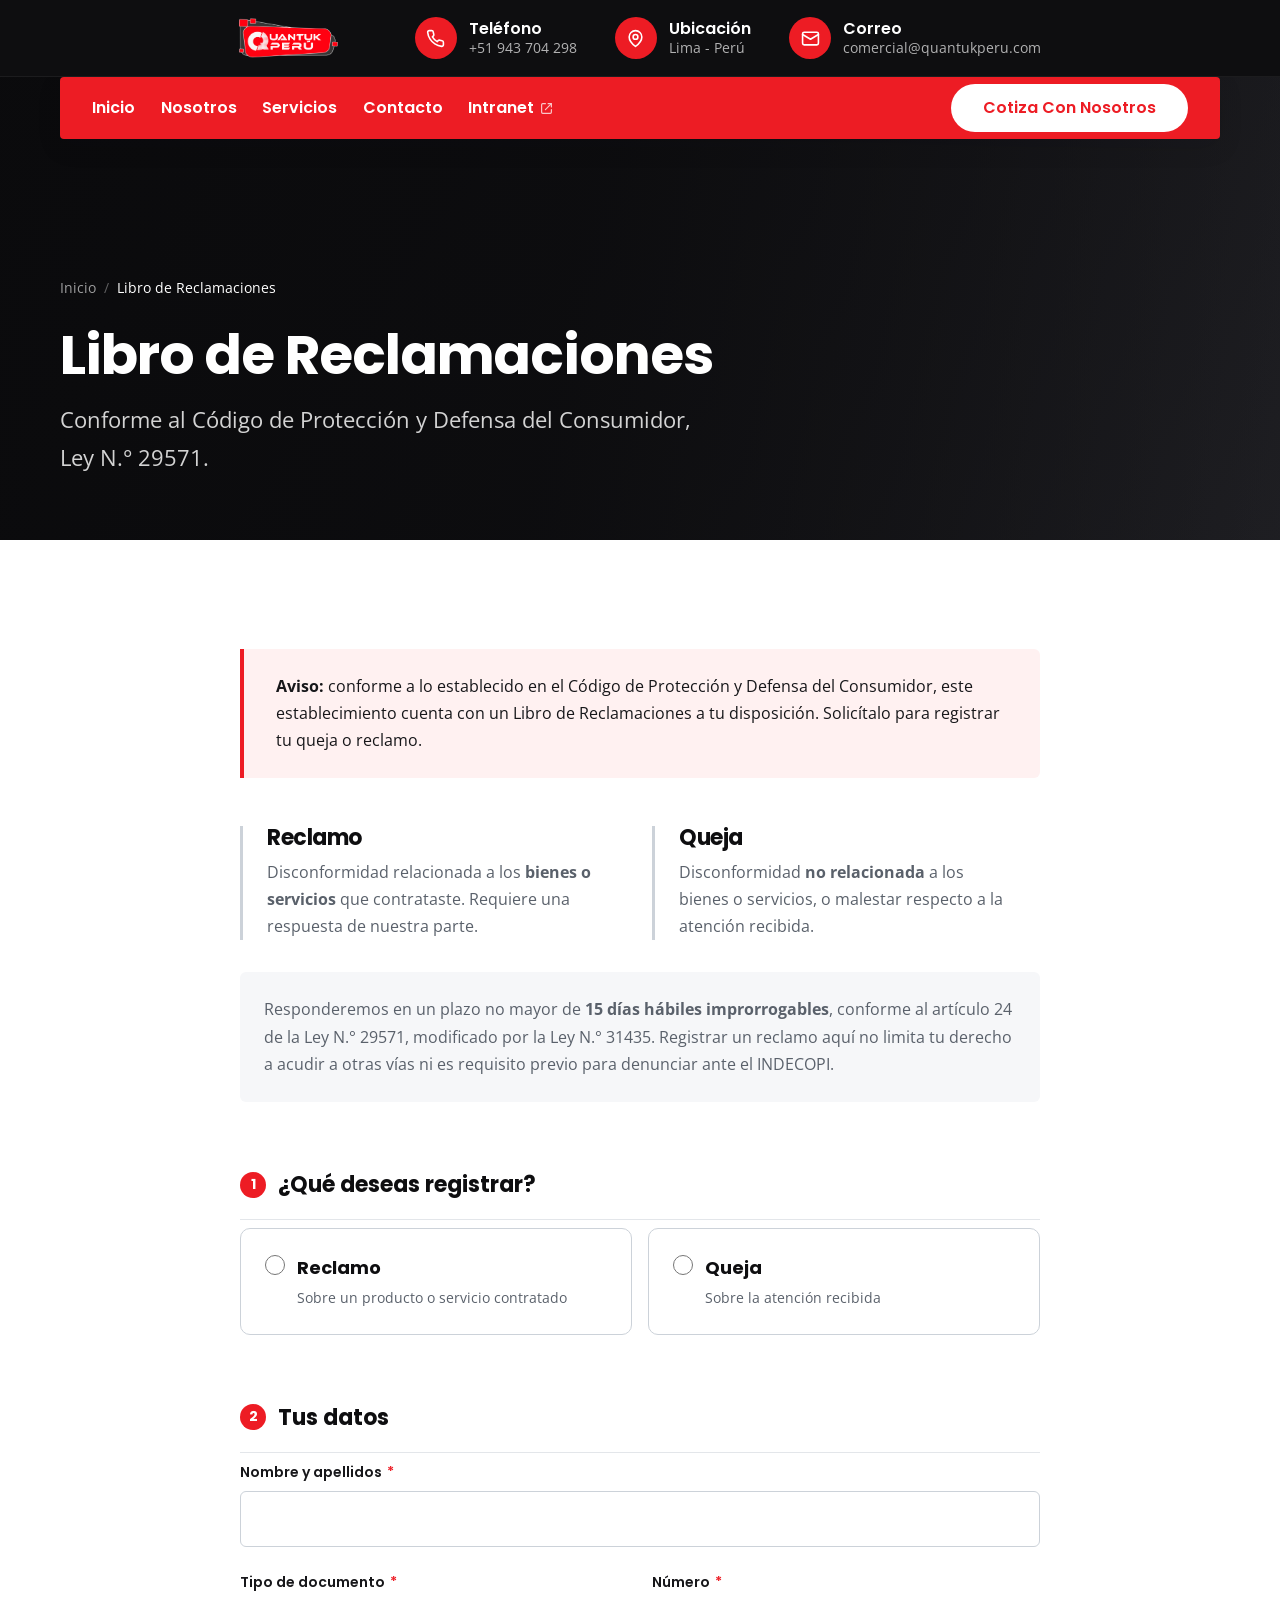
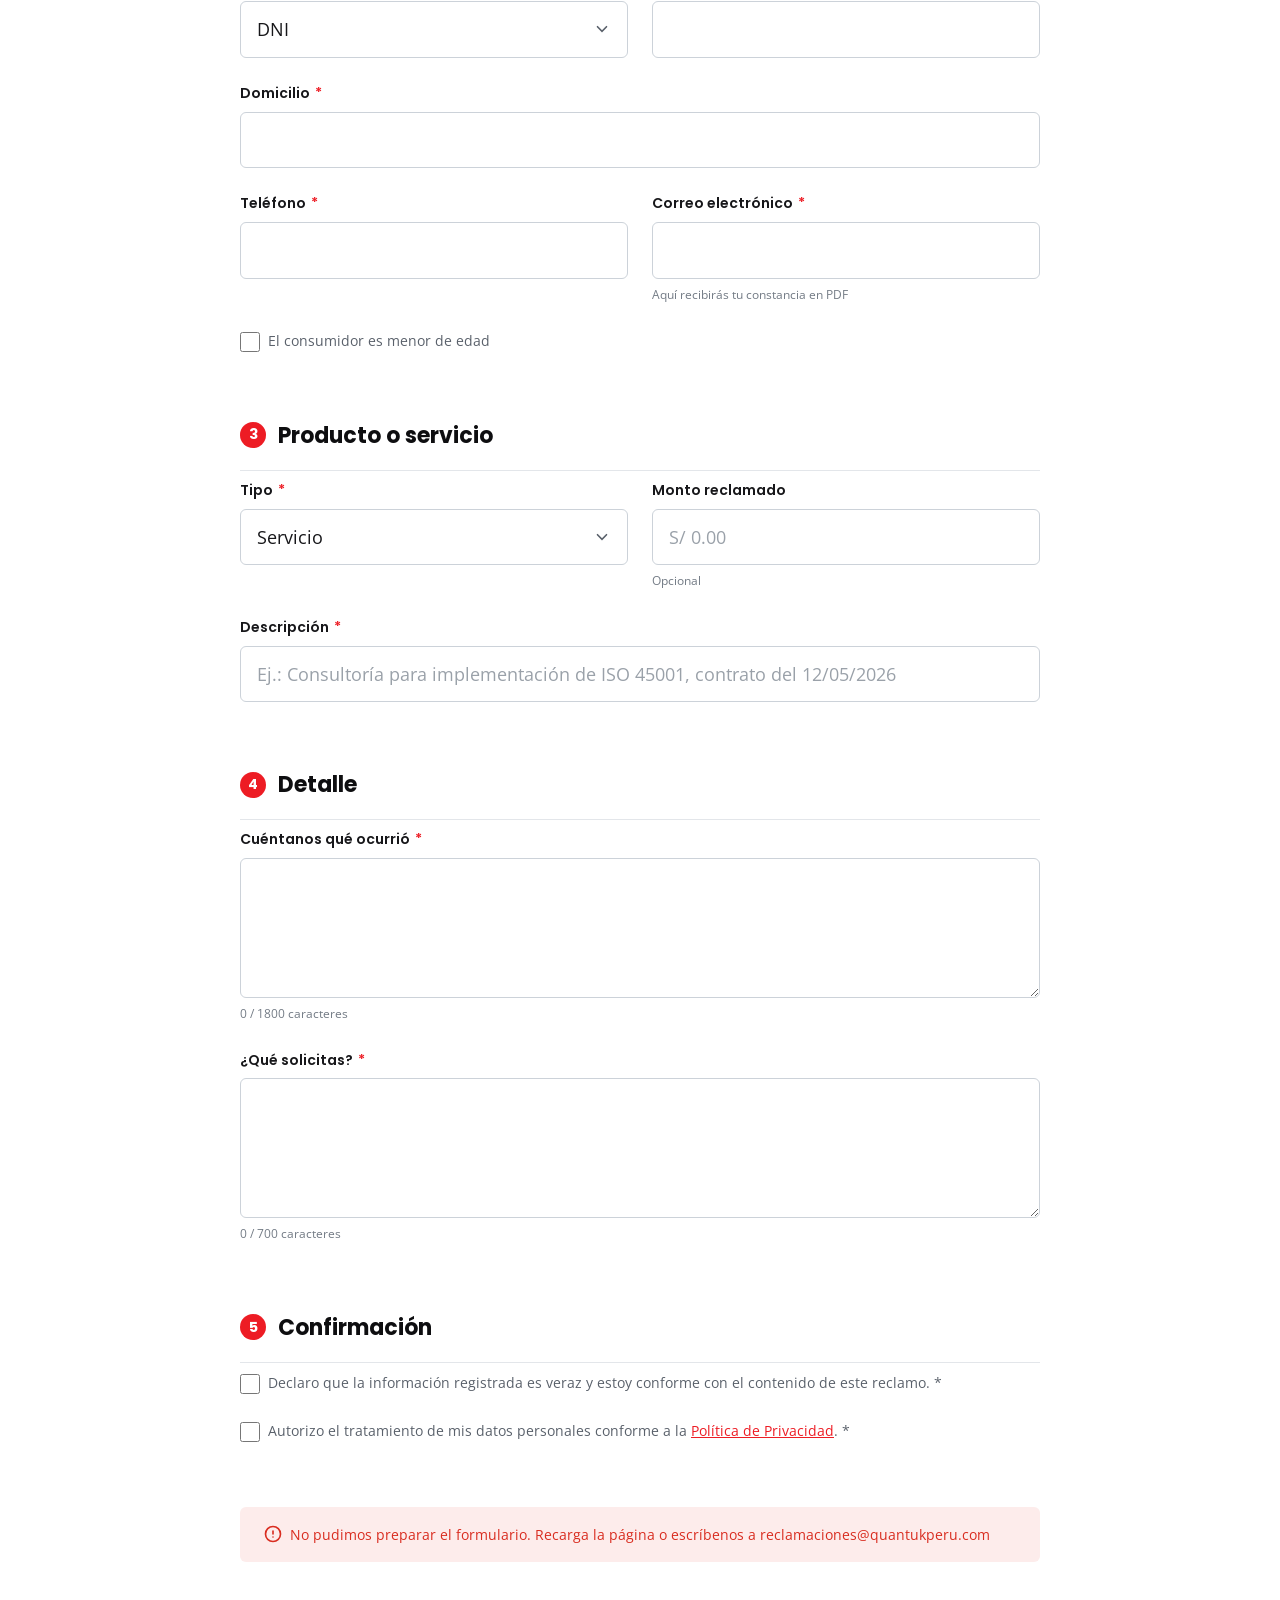
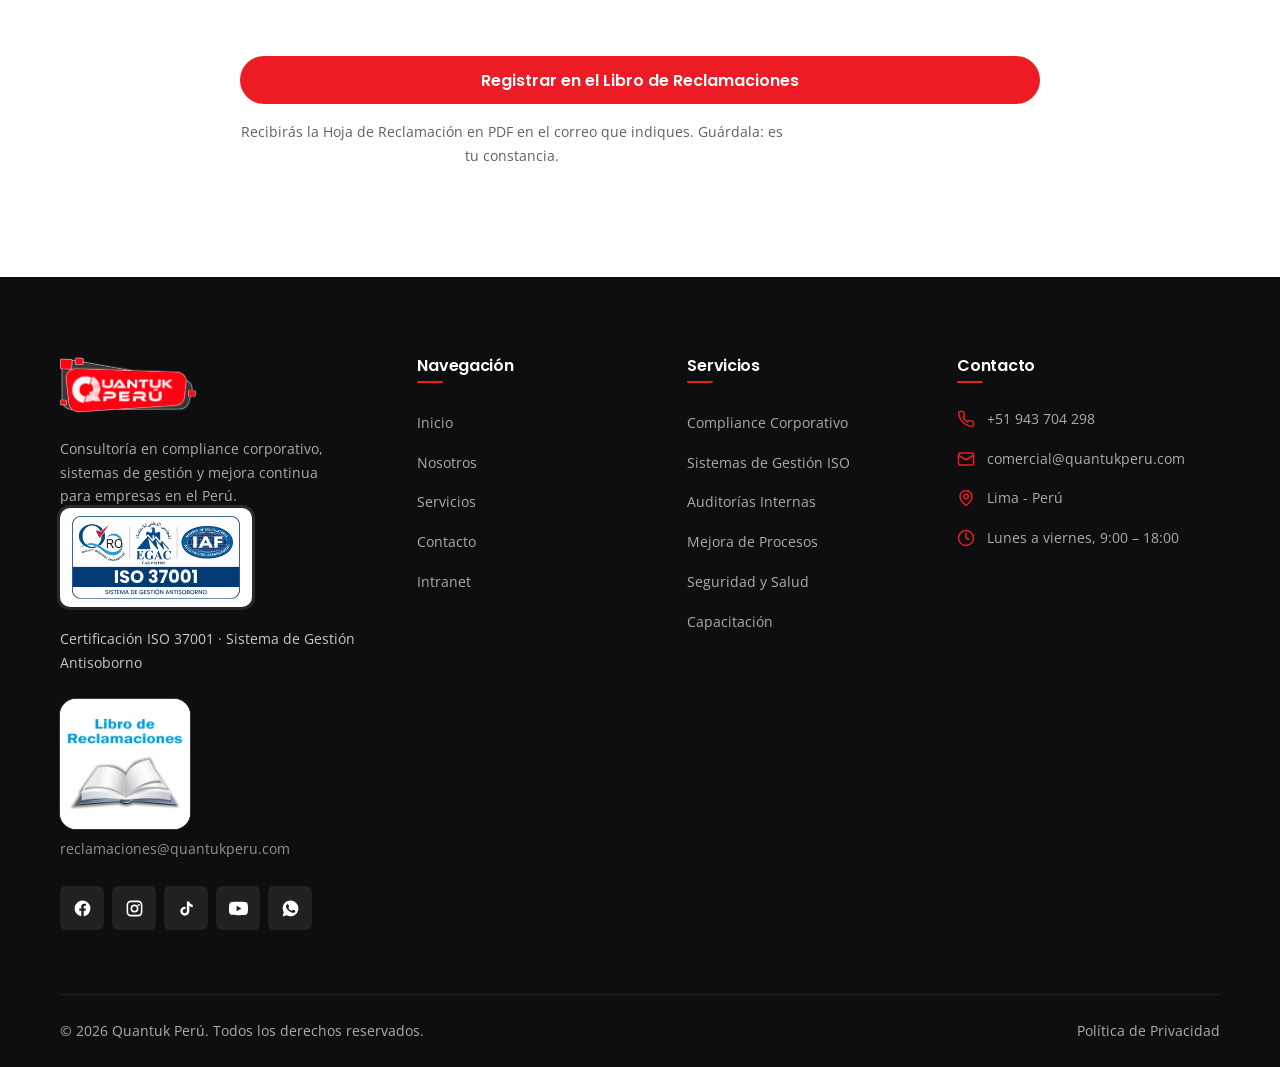
<file: libro-de-reclamaciones.html>
<!DOCTYPE html>
<html lang="es-PE">
<head>
<meta charset="utf-8">
<meta name="viewport" content="width=device-width, initial-scale=1">

<title>Libro de Reclamaciones | Quantuk Perú</title>
<meta name="description" content="Libro de Reclamaciones virtual de QUANTUK PERÚ S.A.C. conforme a la Ley 29571. Registra tu reclamo o queja y recibe tu constancia en PDF.">
<link rel="canonical" href="https://quantukperu.com/libro-de-reclamaciones">
<meta name="robots" content="index, follow">
<meta name="theme-color" content="#ed1c24">

<meta property="og:type" content="website">
<meta property="og:locale" content="es_PE">
<meta property="og:site_name" content="Quantuk Perú">
<meta property="og:title" content="Libro de Reclamaciones | Quantuk Perú">
<meta property="og:description" content="Registra tu reclamo o queja conforme a la Ley 29571.">
<meta property="og:url" content="https://quantukperu.com/libro-de-reclamaciones">
<meta property="og:image" content="https://quantukperu.com/assets/imagen/og/og-image.png">
<meta property="og:image:width" content="1200">
<meta property="og:image:height" content="630">
<meta name="twitter:card" content="summary_large_image">
<meta name="twitter:title" content="Libro de Reclamaciones | Quantuk Perú">
<meta name="twitter:description" content="Registra tu reclamo o queja conforme a la Ley 29571.">
<meta name="twitter:image" content="https://quantukperu.com/assets/imagen/og/og-image.png">

<link rel="icon" href="assets/imagen/LOGO ORIGINAL.png" type="image/png">
<link rel="apple-touch-icon" href="assets/imagen/LOGO ORIGINAL.png">

<link rel="preconnect" href="https://fonts.googleapis.com">
<link rel="preconnect" href="https://fonts.gstatic.com" crossorigin>
<!-- Las tipografías se cargan SIN bloquear el pintado.
     Como <link rel="stylesheet"> normal, el navegador no dibuja nada hasta
     recibirla: si Google responde lento o no responde, la página se queda
     en blanco esperando. Con media="print" el navegador la descarga sin
     considerarla necesaria para pintar, y al terminar se pasa a "all".
     El texto aparece de inmediato con la tipografía del sistema y cambia a
     Poppins cuando llega. -->
<link rel="preload" as="style" href="https://fonts.googleapis.com/css2?family=Open+Sans:wght@300;400;500;600;700&family=Poppins:wght@400;500;600;700&display=swap">
<link rel="stylesheet" href="https://fonts.googleapis.com/css2?family=Open+Sans:wght@300;400;500;600;700&family=Poppins:wght@400;500;600;700&display=swap" media="print" onload="this.media='all';this.onload=null">
<noscript><link rel="stylesheet" href="https://fonts.googleapis.com/css2?family=Open+Sans:wght@300;400;500;600;700&family=Poppins:wght@400;500;600;700&display=swap"></noscript>

<link rel="stylesheet" href="assets/css/base.css">
<link rel="stylesheet" href="assets/css/layout.css">
<link rel="stylesheet" href="assets/css/components.css">
<link rel="stylesheet" href="assets/css/pages.css">
<link rel="stylesheet" href="assets/css/reclamaciones.css">
</head>

<body>

<a class="skip-link" href="#main">Saltar al contenido principal</a>
<div class="scroll-progress" aria-hidden="true"></div>

<!-- ==========================================================================
     Sprite de iconos. Definido una sola vez, referenciado con <use>.
     SVG en vez de emojis: escalan sin perder nitidez y heredan el color.
     ========================================================================== -->
<svg width="0" height="0" style="position:absolute" aria-hidden="true" focusable="false">
  <defs>
    <g id="i-phone" fill="none" stroke="currentColor" stroke-width="2" stroke-linecap="round" stroke-linejoin="round"><path d="M22 16.92v3a2 2 0 0 1-2.18 2 19.79 19.79 0 0 1-8.63-3.07 19.5 19.5 0 0 1-6-6 19.79 19.79 0 0 1-3.07-8.67A2 2 0 0 1 4.11 2h3a2 2 0 0 1 2 1.72c.13.96.36 1.9.7 2.81a2 2 0 0 1-.45 2.11L8.09 9.91a16 16 0 0 0 6 6l1.27-1.27a2 2 0 0 1 2.11-.45c.9.34 1.85.57 2.81.7A2 2 0 0 1 22 16.92z"/></g>
    <g id="i-pin" fill="none" stroke="currentColor" stroke-width="2" stroke-linecap="round" stroke-linejoin="round"><path d="M20 10c0 6-8 12-8 12s-8-6-8-12a8 8 0 0 1 16 0z"/><circle cx="12" cy="10" r="3"/></g>
    <g id="i-mail" fill="none" stroke="currentColor" stroke-width="2" stroke-linecap="round" stroke-linejoin="round"><rect x="2" y="4" width="20" height="16" rx="2"/><path d="m22 7-10 6L2 7"/></g>
    <g id="i-arrow-right" fill="none" stroke="currentColor" stroke-width="2.2" stroke-linecap="round" stroke-linejoin="round"><path d="M5 12h14"/><path d="m12 5 7 7-7 7"/></g>
    <g id="i-chevron-left" fill="none" stroke="currentColor" stroke-width="2.2" stroke-linecap="round" stroke-linejoin="round"><path d="m15 18-6-6 6-6"/></g>
    <g id="i-chevron-right" fill="none" stroke="currentColor" stroke-width="2.2" stroke-linecap="round" stroke-linejoin="round"><path d="m9 18 6-6-6-6"/></g>
    <g id="i-check" fill="none" stroke="currentColor" stroke-width="2.2" stroke-linecap="round" stroke-linejoin="round"><circle cx="12" cy="12" r="10"/><path d="m9 12 2 2 4-4"/></g>
    <g id="i-close" fill="none" stroke="currentColor" stroke-width="2.2" stroke-linecap="round" stroke-linejoin="round"><path d="M18 6 6 18"/><path d="m6 6 12 12"/></g>
    <g id="i-external" fill="none" stroke="currentColor" stroke-width="2.2" stroke-linecap="round" stroke-linejoin="round"><path d="M15 3h6v6"/><path d="M10 14 21 3"/><path d="M21 14v5a2 2 0 0 1-2 2H5a2 2 0 0 1-2-2V5a2 2 0 0 1 2-2h5"/></g>
    <g id="i-alert" fill="none" stroke="currentColor" stroke-width="2.2" stroke-linecap="round" stroke-linejoin="round"><circle cx="12" cy="12" r="10"/><path d="M12 8v4"/><path d="M12 16h.01"/></g>
    <g id="i-book" fill="none" stroke="currentColor" stroke-width="2" stroke-linecap="round" stroke-linejoin="round"><path d="M4 19.5A2.5 2.5 0 0 1 6.5 17H20"/><path d="M6.5 2H20v20H6.5A2.5 2.5 0 0 1 4 19.5v-15A2.5 2.5 0 0 1 6.5 2z"/><path d="M9 7h7"/><path d="M9 11h5"/></g>
    <g id="i-clock" fill="none" stroke="currentColor" stroke-width="2" stroke-linecap="round" stroke-linejoin="round"><circle cx="12" cy="12" r="10"/><path d="M12 6v6l4 2"/></g>
    <g id="i-instagram" fill="currentColor"><path d="M7.5 2h9A5.5 5.5 0 0 1 22 7.5v9a5.5 5.5 0 0 1-5.5 5.5h-9A5.5 5.5 0 0 1 2 16.5v-9A5.5 5.5 0 0 1 7.5 2zm0 2A3.5 3.5 0 0 0 4 7.5v9A3.5 3.5 0 0 0 7.5 20h9a3.5 3.5 0 0 0 3.5-3.5v-9A3.5 3.5 0 0 0 16.5 4h-9zM12 7a5 5 0 1 1 0 10 5 5 0 0 1 0-10zm0 2a3 3 0 1 0 0 6 3 3 0 0 0 0-6zm5.5-2.75a1.25 1.25 0 1 1 0 2.5 1.25 1.25 0 0 1 0-2.5z"/></g>
    <g id="i-tiktok" fill="currentColor"><path d="M16.6 5.82A4.28 4.28 0 0 1 15.54 3h-3.09v12.4a2.59 2.59 0 0 1-2.59 2.5 2.59 2.59 0 1 1 .8-5.05V9.7a5.68 5.68 0 0 0-.8-.06 5.7 5.7 0 1 0 5.7 5.66V8.9a7.35 7.35 0 0 0 4.29 1.37V7.18a4.28 4.28 0 0 1-3.25-1.36z"/></g>
    <g id="i-youtube" fill="currentColor"><path d="M23.5 6.2a3.02 3.02 0 0 0-2.12-2.14C19.5 3.55 12 3.55 12 3.55s-7.5 0-9.38.51A3.02 3.02 0 0 0 .5 6.2C0 8.09 0 12 0 12s0 3.91.5 5.8a3.02 3.02 0 0 0 2.12 2.14c1.88.51 9.38.51 9.38.51s7.5 0 9.38-.51a3.02 3.02 0 0 0 2.12-2.14C24 15.91 24 12 24 12s0-3.91-.5-5.8zM9.6 15.6V8.4l6.2 3.6-6.2 3.6z"/></g>
    <g id="i-facebook" fill="currentColor"><path d="M22 12a10 10 0 1 0-11.56 9.88v-6.99H7.9V12h2.54V9.8c0-2.5 1.5-3.89 3.77-3.89 1.1 0 2.24.2 2.24.2v2.46h-1.26c-1.24 0-1.63.77-1.63 1.56V12h2.78l-.45 2.89h-2.33v6.99A10 10 0 0 0 22 12z"/></g>
    <g id="i-whatsapp" fill="currentColor"><path d="M12.04 2C6.58 2 2.13 6.45 2.13 11.91c0 1.75.46 3.45 1.32 4.95L2 22l5.25-1.38a9.87 9.87 0 0 0 4.79 1.22h.01c5.46 0 9.91-4.45 9.91-9.91 0-2.65-1.03-5.14-2.9-7.01A9.82 9.82 0 0 0 12.04 2zm5.8 14.06c-.25.69-1.44 1.32-1.99 1.37-.53.05-1.02.24-3.44-.72-2.9-1.14-4.74-4.1-4.88-4.29-.14-.19-1.16-1.55-1.16-2.95s.73-2.09 1-2.38c.26-.29.57-.36.76-.36h.55c.17 0 .42-.07.65.5.24.58.81 2 .88 2.14.07.15.12.32.02.5-.1.19-.15.31-.29.48-.15.17-.31.38-.44.51-.15.14-.3.3-.13.59.17.29.76 1.25 1.63 2.03 1.12 1 2.06 1.31 2.35 1.46.29.14.46.12.63-.07.17-.19.73-.85.92-1.14.19-.29.39-.24.65-.14.26.09 1.66.78 1.94.93.29.14.48.21.55.33.07.12.07.69-.18 1.38z"/></g>
  </defs>
</svg>

<!-- ==========================================================================
     HEADER — topbar negra + barra roja montada sobre el hero
     Idéntico en las cuatro páginas.
     ========================================================================== -->
<header class="site-header" id="siteHeader">

  <div class="topbar">
    <div class="container topbar__inner">

      <a class="brand" href="/" aria-label="Quantuk Perú, ir al inicio">
        <img src="assets/imagen/LOGO ORIGINAL.png" alt="Quantuk Perú" width="200" height="67">
      </a>

      <ul class="topbar__contacts">
        <li class="topbar__contact">
          <span class="topbar__icon" aria-hidden="true"><svg viewBox="0 0 24 24"><use href="#i-phone"></use></svg></span>
          <span class="topbar__meta">
            <span class="topbar__label">Teléfono</span>
            <a class="topbar__value" href="tel:+51943704298">+51 943 704 298</a>
          </span>
        </li>
        <li class="topbar__contact">
          <span class="topbar__icon" aria-hidden="true"><svg viewBox="0 0 24 24"><use href="#i-pin"></use></svg></span>
          <span class="topbar__meta">
            <span class="topbar__label">Ubicación</span>
            <span class="topbar__value">Lima - Perú</span>
          </span>
        </li>
        <li class="topbar__contact">
          <span class="topbar__icon" aria-hidden="true"><svg viewBox="0 0 24 24"><use href="#i-mail"></use></svg></span>
          <span class="topbar__meta">
            <span class="topbar__label">Correo</span>
            <a class="topbar__value" href="mailto:comercial@quantukperu.com">comercial@quantukperu.com</a>
          </span>
        </li>
      </ul>

    </div>
  </div>

  <div class="container navbar-wrap">
    <nav class="navbar" aria-label="Navegación principal">

      <a class="navbar__brand" href="/" aria-label="Quantuk Perú, ir al inicio">
        <img src="assets/imagen/LOGO ORIGINAL.png" alt="" width="102" height="34">
      </a>

      <ul class="navbar__menu">
        <li><a class="navbar__link" href="/">Inicio</a></li>
        <li><a class="navbar__link" href="/nosotros">Nosotros</a></li>
        <li><a class="navbar__link" href="/servicios">Servicios</a></li>
        <li><a class="navbar__link" href="/contacto">Contacto</a></li>
        <li>
          <a class="navbar__link navbar__link--external" href="https://rrhh.quantukperu.com/login" target="_blank" rel="noopener noreferrer">
            Intranet
            <svg viewBox="0 0 24 24" aria-hidden="true"><use href="#i-external"></use></svg>
            <span class="visually-hidden">(se abre en una pestaña nueva)</span>
          </a>
        </li>
      </ul>

      <div class="navbar__actions">
        <button class="btn btn--light" type="button" data-quote-open>Cotiza Con Nosotros</button>
        <button class="nav-toggle" type="button" data-drawer-open aria-expanded="false" aria-controls="mobileDrawer" aria-label="Abrir menú de navegación">
          <span class="nav-toggle__bars"></span>
        </button>
      </div>

    </nav>
  </div>

</header>

<!-- Drawer móvil -->
<div class="drawer-scrim" aria-hidden="true"></div>

<aside class="drawer" id="mobileDrawer" aria-hidden="true" aria-label="Menú de navegación">
  <div class="drawer__head">
    <img src="assets/imagen/LOGO ORIGINAL.png" alt="Quantuk Perú" width="120" height="40">
    <button class="drawer__close" type="button" data-drawer-close aria-label="Cerrar menú">
      <svg viewBox="0 0 24 24" aria-hidden="true"><use href="#i-close"></use></svg>
    </button>
  </div>

  <nav class="drawer__menu" aria-label="Navegación móvil">
    <a class="drawer__link" href="/">Inicio</a>
    <a class="drawer__link" href="/nosotros">Nosotros</a>
    <a class="drawer__link" href="/servicios">Servicios</a>
    <a class="drawer__link" href="/contacto">Contacto</a>
    <a class="drawer__link" href="https://rrhh.quantukperu.com/login" target="_blank" rel="noopener noreferrer">
      Intranet <svg viewBox="0 0 24 24" aria-hidden="true"><use href="#i-external"></use></svg>
    </a>
  </nav>

  <button class="btn btn--primary btn--block" type="button" data-quote-open>Cotiza Con Nosotros</button>

  <div class="drawer__contacts">
    <a href="tel:+51943704298"><svg viewBox="0 0 24 24" aria-hidden="true"><use href="#i-phone"></use></svg> +51 943 704 298</a>
    <a href="mailto:comercial@quantukperu.com"><svg viewBox="0 0 24 24" aria-hidden="true"><use href="#i-mail"></use></svg> comercial@quantukperu.com</a>
    <span><svg viewBox="0 0 24 24" aria-hidden="true"><use href="#i-pin"></use></svg> Lima - Perú</span>
  </div>
</aside>

<main id="main">

  <section class="page-hero" aria-labelledby="page-title">
    <div class="container">
      <ol class="breadcrumb">
        <li><a href="/">Inicio</a></li>
        <li><span aria-current="page">Libro de Reclamaciones</span></li>
      </ol>
      <h1 class="page-hero__title" id="page-title">Libro de Reclamaciones</h1>
      <p class="page-hero__text">Conforme al Código de Protección y Defensa del Consumidor, <span class="nowrap">Ley N.° 29571</span>.</p>
    </div>
  </section>

  <section class="section">
    <div class="container container--narrow">

      <!-- Aviso del Libro de Reclamaciones (Art. 3.5 del D.S. 011-2011-PCM) -->
      <div class="aviso-lr" data-reveal>
        <p><strong>Aviso:</strong> conforme a lo establecido en el Código de Protección y Defensa
        del Consumidor, este establecimiento cuenta con un Libro de Reclamaciones a tu
        disposición. Solicítalo para registrar tu queja o reclamo.</p>
      </div>

      <div class="lr-tipos" data-reveal>
        <div class="lr-tipo">
          <h2>Reclamo</h2>
          <p>Disconformidad relacionada a los <strong>bienes o servicios</strong> que contrataste.
          Requiere una respuesta de nuestra parte.</p>
        </div>
        <div class="lr-tipo">
          <h2>Queja</h2>
          <p>Disconformidad <strong>no relacionada</strong> a los bienes o servicios, o malestar
          respecto a la atención recibida.</p>
        </div>
      </div>

      <p class="lr-plazo" data-reveal>
        Responderemos en un plazo no mayor de <strong>15 días hábiles improrrogables</strong>,
        conforme al artículo 24 de la <span class="nowrap">Ley N.° 29571</span>, modificado por la <span class="nowrap">Ley N.° 31435</span>.
        Registrar un reclamo aquí no limita tu derecho a acudir a otras vías ni es requisito
        previo para denunciar ante el INDECOPI.
      </p>

      <!-- =====================================================================
           Formulario. Los campos y su obligatoriedad salen del Art. 5 del
           D.S. 011-2011-PCM (contenido mínimo de la Hoja de Reclamación).
           ===================================================================== -->
      <form class="form lr-form" id="formReclamo" novalidate autocomplete="on">

        <input type="hidden" name="token" id="lr-token" value="">

        <!-- Trampa para robots: oculta a la vista, sin tabulación ni lectura -->
        <div class="lr-trampa" aria-hidden="true">
          <label for="direccion_alternativa">No completar este campo</label>
          <input type="text" id="direccion_alternativa" name="direccion_alternativa"
                 tabindex="-1" autocomplete="off">
        </div>

        <!-- 1. Tipo -->
        <fieldset class="lr-fieldset">
          <legend class="lr-legend"><span>1</span> ¿Qué deseas registrar?</legend>

          <div class="lr-opciones" role="radiogroup" aria-label="Tipo de solicitud">
            <label class="lr-opcion">
              <input type="radio" name="tipo_reclamo" value="Reclamo" required>
              <span class="lr-opcion__cuerpo">
                <strong>Reclamo</strong>
                <em>Sobre un producto o servicio contratado</em>
              </span>
            </label>
            <label class="lr-opcion">
              <input type="radio" name="tipo_reclamo" value="Queja">
              <span class="lr-opcion__cuerpo">
                <strong>Queja</strong>
                <em>Sobre la atención recibida</em>
              </span>
            </label>
          </div>
          <span class="field__error" data-error-for="tipo_reclamo">
            <svg viewBox="0 0 24 24" aria-hidden="true"><use href="#i-alert"></use></svg><span data-error-text></span>
          </span>
        </fieldset>

        <!-- 2. Consumidor -->
        <fieldset class="lr-fieldset">
          <legend class="lr-legend"><span>2</span> Tus datos</legend>

          <div class="field">
            <label class="field__label" for="lr-nombre">Nombre y apellidos <span class="req" aria-hidden="true">*</span></label>
            <input class="field__control" type="text" id="lr-nombre" name="nombre" autocomplete="name" maxlength="120" required>
            <span class="field__error"><svg viewBox="0 0 24 24" aria-hidden="true"><use href="#i-alert"></use></svg><span data-error-text></span></span>
          </div>

          <div class="form__row">
            <div class="field">
              <label class="field__label" for="lr-tipo-doc">Tipo de documento <span class="req" aria-hidden="true">*</span></label>
              <select class="field__control" id="lr-tipo-doc" name="tipo_documento" required>
                <option value="DNI" selected>DNI</option>
                <option value="CE">Carné de extranjería</option>
                <option value="Pasaporte">Pasaporte</option>
                <option value="RUC">RUC</option>
              </select>
              <span class="field__error"><svg viewBox="0 0 24 24" aria-hidden="true"><use href="#i-alert"></use></svg><span data-error-text></span></span>
            </div>
            <div class="field">
              <label class="field__label" for="lr-documento">Número <span class="req" aria-hidden="true">*</span></label>
              <input class="field__control" type="text" id="lr-documento" name="documento" inputmode="numeric" maxlength="20" required>
              <span class="field__error"><svg viewBox="0 0 24 24" aria-hidden="true"><use href="#i-alert"></use></svg><span data-error-text></span></span>
            </div>
          </div>

          <div class="field">
            <label class="field__label" for="lr-domicilio">Domicilio <span class="req" aria-hidden="true">*</span></label>
            <input class="field__control" type="text" id="lr-domicilio" name="domicilio" autocomplete="street-address" maxlength="200" required>
            <span class="field__error"><svg viewBox="0 0 24 24" aria-hidden="true"><use href="#i-alert"></use></svg><span data-error-text></span></span>
          </div>

          <div class="form__row">
            <div class="field">
              <label class="field__label" for="lr-telefono">Teléfono <span class="req" aria-hidden="true">*</span></label>
              <input class="field__control" type="tel" id="lr-telefono" name="telefono" autocomplete="tel" inputmode="tel" maxlength="25" required>
              <span class="field__error"><svg viewBox="0 0 24 24" aria-hidden="true"><use href="#i-alert"></use></svg><span data-error-text></span></span>
            </div>
            <div class="field">
              <label class="field__label" for="lr-correo">Correo electrónico <span class="req" aria-hidden="true">*</span></label>
              <input class="field__control" type="email" id="lr-correo" name="correo" autocomplete="email" inputmode="email" maxlength="120" required>
              <span class="field__hint">Aquí recibirás tu constancia en PDF</span>
              <span class="field__error"><svg viewBox="0 0 24 24" aria-hidden="true"><use href="#i-alert"></use></svg><span data-error-text></span></span>
            </div>
          </div>

          <div class="field field--check">
            <input type="checkbox" id="lr-menor" name="es_menor" value="1">
            <label for="lr-menor">El consumidor es menor de edad</label>
          </div>

          <!-- El Art. 5 exige los datos del representante si el consumidor es menor -->
          <div class="lr-tutor" id="lr-tutor" hidden>
            <p class="lr-tutor__nota">Datos del padre, madre o representante:</p>

            <div class="field">
              <label class="field__label" for="lr-tutor-nombre">Nombre y apellidos <span class="req" aria-hidden="true">*</span></label>
              <input class="field__control" type="text" id="lr-tutor-nombre" name="tutor_nombre" maxlength="120">
              <span class="field__error"><svg viewBox="0 0 24 24" aria-hidden="true"><use href="#i-alert"></use></svg><span data-error-text></span></span>
            </div>

            <div class="field">
              <label class="field__label" for="lr-tutor-domicilio">Domicilio <span class="req" aria-hidden="true">*</span></label>
              <input class="field__control" type="text" id="lr-tutor-domicilio" name="tutor_domicilio" maxlength="200">
              <span class="field__error"><svg viewBox="0 0 24 24" aria-hidden="true"><use href="#i-alert"></use></svg><span data-error-text></span></span>
            </div>

            <div class="form__row">
              <div class="field">
                <label class="field__label" for="lr-tutor-telefono">Teléfono <span class="req" aria-hidden="true">*</span></label>
                <input class="field__control" type="tel" id="lr-tutor-telefono" name="tutor_telefono" maxlength="25">
                <span class="field__error"><svg viewBox="0 0 24 24" aria-hidden="true"><use href="#i-alert"></use></svg><span data-error-text></span></span>
              </div>
              <div class="field">
                <label class="field__label" for="lr-tutor-correo">Correo electrónico <span class="req" aria-hidden="true">*</span></label>
                <input class="field__control" type="email" id="lr-tutor-correo" name="tutor_correo" maxlength="120">
                <span class="field__error"><svg viewBox="0 0 24 24" aria-hidden="true"><use href="#i-alert"></use></svg><span data-error-text></span></span>
              </div>
            </div>
          </div>
        </fieldset>

        <!-- 3. Bien contratado -->
        <fieldset class="lr-fieldset">
          <legend class="lr-legend"><span>3</span> Producto o servicio</legend>

          <div class="form__row">
            <div class="field">
              <label class="field__label" for="lr-tipo-bien">Tipo <span class="req" aria-hidden="true">*</span></label>
              <select class="field__control" id="lr-tipo-bien" name="tipo_bien" required>
                <option value="Servicio" selected>Servicio</option>
                <option value="Producto">Producto</option>
              </select>
              <span class="field__error"><svg viewBox="0 0 24 24" aria-hidden="true"><use href="#i-alert"></use></svg><span data-error-text></span></span>
            </div>
            <div class="field">
              <label class="field__label" for="lr-monto">Monto reclamado</label>
              <input class="field__control" type="text" id="lr-monto" name="monto" inputmode="decimal" maxlength="12" placeholder="S/ 0.00">
              <span class="field__hint">Opcional</span>
              <span class="field__error"><svg viewBox="0 0 24 24" aria-hidden="true"><use href="#i-alert"></use></svg><span data-error-text></span></span>
            </div>
          </div>

          <div class="field">
            <label class="field__label" for="lr-bien-desc">Descripción <span class="req" aria-hidden="true">*</span></label>
            <input class="field__control" type="text" id="lr-bien-desc" name="bien_desc" maxlength="300" required
                   placeholder="Ej.: Consultoría para implementación de ISO 45001, contrato del 12/05/2026">
            <span class="field__error"><svg viewBox="0 0 24 24" aria-hidden="true"><use href="#i-alert"></use></svg><span data-error-text></span></span>
          </div>
        </fieldset>

        <!-- 4. Detalle -->
        <fieldset class="lr-fieldset">
          <legend class="lr-legend"><span>4</span> Detalle</legend>

          <div class="field">
            <label class="field__label" for="lr-detalle">Cuéntanos qué ocurrió <span class="req" aria-hidden="true">*</span></label>
            <textarea class="field__control" id="lr-detalle" name="detalle" maxlength="1800" required
                      data-contador="lr-detalle-contador"></textarea>
            <span class="field__hint"><span id="lr-detalle-contador">0</span> / 1800 caracteres</span>
            <span class="field__error"><svg viewBox="0 0 24 24" aria-hidden="true"><use href="#i-alert"></use></svg><span data-error-text></span></span>
          </div>

          <div class="field">
            <label class="field__label" for="lr-pedido">¿Qué solicitas? <span class="req" aria-hidden="true">*</span></label>
            <textarea class="field__control field__control--corto" id="lr-pedido" name="pedido" maxlength="700" required
                      data-contador="lr-pedido-contador"></textarea>
            <span class="field__hint"><span id="lr-pedido-contador">0</span> / 700 caracteres</span>
            <span class="field__error"><svg viewBox="0 0 24 24" aria-hidden="true"><use href="#i-alert"></use></svg><span data-error-text></span></span>
          </div>
        </fieldset>

        <!-- 5. Conformidad: reemplaza a la firma en el libro virtual -->
        <fieldset class="lr-fieldset">
          <legend class="lr-legend"><span>5</span> Confirmación</legend>

          <div class="field field--check">
            <input type="checkbox" id="lr-conformidad" name="conformidad" value="1" required>
            <label for="lr-conformidad">Declaro que la información registrada es veraz y estoy
            conforme con el contenido de este reclamo. <span class="req" aria-hidden="true">*</span></label>
          </div>
          <span class="field__error" data-error-for="conformidad">
            <svg viewBox="0 0 24 24" aria-hidden="true"><use href="#i-alert"></use></svg><span data-error-text></span>
          </span>

          <div class="field field--check">
            <input type="checkbox" id="lr-privacidad" name="acepta_privacidad" value="1" required>
            <label for="lr-privacidad">Autorizo el tratamiento de mis datos personales conforme a la
            <a href="/privacidad" target="_blank" rel="noopener">Política de Privacidad</a>.
            <span class="req" aria-hidden="true">*</span></label>
          </div>
          <span class="field__error" data-error-for="acepta_privacidad">
            <svg viewBox="0 0 24 24" aria-hidden="true"><use href="#i-alert"></use></svg><span data-error-text></span>
          </span>
        </fieldset>

        <div class="form__status" role="status" aria-live="polite">
          <svg viewBox="0 0 24 24" aria-hidden="true"><use href="#i-check"></use></svg>
          <span><span data-status-text></span> <a data-status-link href="#" hidden></a></span>
        </div>

        <div class="lr-captcha" id="lr-captcha" aria-label="Verificación anti-robots"></div>

        <button class="btn btn--primary btn--block" type="submit" id="lr-enviar">
          Registrar en el Libro de Reclamaciones
        </button>

        <p class="lr-nota">Recibirás la Hoja de Reclamación en PDF en el correo que indiques.
        Guárdala: es tu constancia.</p>
      </form>

      <!-- Confirmación tras el envío -->
      <div class="lr-exito" id="lrExito" hidden>
        <div class="lr-exito__icono" aria-hidden="true">
          <svg viewBox="0 0 24 24"><use href="#i-check"></use></svg>
        </div>
        <h2>Tu reclamo quedó registrado</h2>
        <p class="lr-exito__numero">N.° <strong id="lrCorrelativo"></strong></p>
        <p id="lrDetalleExito"></p>
        <p class="lr-nota">Anota este número: identifica tu reclamo en cualquier consulta posterior.</p>
        <a class="btn btn--dark" href="/">Volver al inicio</a>
      </div>

    </div>
  </section>

</main>


<!-- ==========================================================================
     FOOTER
     ========================================================================== -->
<footer class="site-footer">
  <div class="container">
    <div class="site-footer__grid">

      <div class="site-footer__brand">
        <img src="assets/imagen/LOGO ORIGINAL.png" alt="Quantuk Perú" width="168" height="56">
        <p>Consultoría en compliance corporativo, sistemas de gestión y mejora continua para empresas en el Perú.</p>
        <figure class="footer-cert">
          <span class="footer-cert__plate"><img src="assets/imagen/certificaciones/iso-37001-antisoborno.svg" alt="Certificación ISO 37001 – Sistema de Gestión Antisoborno" width="168" height="82" loading="lazy" decoding="async"></span>
          <figcaption>Certificación ISO 37001 &middot; Sistema de Gestión Antisoborno</figcaption>
        </figure>
        <div class="footer-lr-card">
          <a class="footer-lr-card__link" href="/libro-de-reclamaciones">
            <picture>
              <source srcset="assets/imagen/libro-reclamaciones-card.webp" type="image/webp">
              <img src="assets/imagen/libro-reclamaciones-card.png" alt="Libro de Reclamaciones virtual – INDECOPI" width="600" height="600" loading="lazy" decoding="async">
            </picture>
          </a>
          <a class="footer-lr-card__mail" href="mailto:reclamaciones@quantukperu.com">reclamaciones@quantukperu.com</a>
        </div>
        <div class="footer-social">
          <a href="https://www.facebook.com/somosquantukperu" target="_blank" rel="noopener noreferrer" aria-label="Facebook de Quantuk Perú">
            <svg viewBox="0 0 24 24" aria-hidden="true"><use href="#i-facebook"></use></svg>
          </a>
          <a href="https://www.instagram.com/somosquantukperu/" target="_blank" rel="noopener noreferrer" aria-label="Instagram de Quantuk Perú">
            <svg viewBox="0 0 24 24" aria-hidden="true"><use href="#i-instagram"></use></svg>
          </a>
          <a href="https://www.tiktok.com/@somosquantukperu" target="_blank" rel="noopener noreferrer" aria-label="TikTok de Quantuk Perú">
            <svg viewBox="0 0 24 24" aria-hidden="true"><use href="#i-tiktok"></use></svg>
          </a>
          <a href="https://www.youtube.com/@somosquantukperu" target="_blank" rel="noopener noreferrer" aria-label="YouTube de Quantuk Perú">
            <svg viewBox="0 0 24 24" aria-hidden="true"><use href="#i-youtube"></use></svg>
          </a>
          <a href="https://wa.me/51943704298" target="_blank" rel="noopener noreferrer" aria-label="WhatsApp de Quantuk Perú">
            <svg viewBox="0 0 24 24" aria-hidden="true"><use href="#i-whatsapp"></use></svg>
          </a>
        </div>
      </div>

      <nav aria-labelledby="footer-nav-title">
        <h2 class="footer-title" id="footer-nav-title">Navegación</h2>
        <ul class="footer-list">
          <li><a href="/">Inicio</a></li>
          <li><a href="/nosotros">Nosotros</a></li>
          <li><a href="/servicios">Servicios</a></li>
          <li><a href="/contacto">Contacto</a></li>
          <li><a href="https://rrhh.quantukperu.com/login" target="_blank" rel="noopener noreferrer">Intranet</a></li>
        </ul>
      </nav>

      <nav aria-labelledby="footer-serv-title">
        <h2 class="footer-title" id="footer-serv-title">Servicios</h2>
        <ul class="footer-list">
          <li><a href="/servicios#compliance">Compliance Corporativo</a></li>
          <li><a href="/servicios#iso">Sistemas de Gestión ISO</a></li>
          <li><a href="/servicios#auditorias">Auditorías Internas</a></li>
          <li><a href="/servicios#procesos">Mejora de Procesos</a></li>
          <li><a href="/servicios#sst">Seguridad y Salud</a></li>
          <li><a href="/servicios#capacitacion">Capacitación</a></li>
        </ul>
      </nav>

      <div>
        <h2 class="footer-title">Contacto</h2>
        <ul class="footer-contact">
          <li>
            <svg viewBox="0 0 24 24" aria-hidden="true"><use href="#i-phone"></use></svg>
            <a href="tel:+51943704298">+51 943 704 298</a>
          </li>
          <li>
            <svg viewBox="0 0 24 24" aria-hidden="true"><use href="#i-mail"></use></svg>
            <a href="mailto:comercial@quantukperu.com">comercial@quantukperu.com</a>
          </li>
          <li>
            <svg viewBox="0 0 24 24" aria-hidden="true"><use href="#i-pin"></use></svg>
            <span>Lima - Perú</span>
          </li>
          <li>
            <svg viewBox="0 0 24 24" aria-hidden="true"><use href="#i-clock"></use></svg>
            <span>Lunes a viernes, 9:00 – 18:00</span>
          </li>
        </ul>
      </div>

    </div>

    <div class="site-footer__bottom">
      <p>&copy; <span data-year>2026</span> Quantuk Perú. Todos los derechos reservados.</p>
      <p class="site-footer__legal"><a href="/privacidad">Política de Privacidad</a></p>
    </div>
  </div>
</footer>

<!-- ==========================================================================
     MODAL DE COTIZACIÓN — disponible en las cuatro páginas
     ========================================================================== -->
<div class="quote-modal" id="quoteModal" role="dialog" aria-modal="true" aria-labelledby="quote-title" aria-hidden="true">
  <div class="quote-modal__scrim" data-quote-close></div>

  <div class="quote-modal__dialog">
    <div class="quote-modal__head">
      <div>
        <h2 id="quote-title">Solicita tu cotización</h2>
        <p>Completa tus datos y te abrimos WhatsApp con la solicitud ya redactada. Solo tendrás que presionar enviar.</p>
      </div>
      <button class="quote-modal__close" type="button" data-quote-close aria-label="Cerrar formulario de cotización">
        <svg viewBox="0 0 24 24" aria-hidden="true"><use href="#i-close"></use></svg>
      </button>
    </div>

    <!-- Entrega por WhatsApp. Para pasar a correo: quitar data-whatsapp y poner data-endpoint="TU_URL" -->
    <form class="form" data-form data-whatsapp="51943704298" novalidate>
      <div class="form__row">
        <div class="field">
          <label class="field__label" for="quote-name">Nombre y apellido <span class="req" aria-hidden="true">*</span></label>
          <input class="field__control" type="text" id="quote-name" name="nombre" autocomplete="name" required>
          <span class="field__error"><svg viewBox="0 0 24 24" aria-hidden="true"><use href="#i-alert"></use></svg><span data-error-text></span></span>
        </div>
        <div class="field">
          <label class="field__label" for="quote-company">Empresa <span class="req" aria-hidden="true">*</span></label>
          <input class="field__control" type="text" id="quote-company" name="empresa" autocomplete="organization" required>
          <span class="field__error"><svg viewBox="0 0 24 24" aria-hidden="true"><use href="#i-alert"></use></svg><span data-error-text></span></span>
        </div>
      </div>

      <div class="form__row">
        <div class="field">
          <label class="field__label" for="quote-email">Correo corporativo <span class="req" aria-hidden="true">*</span></label>
          <input class="field__control" type="email" id="quote-email" name="correo" autocomplete="email" inputmode="email" required>
          <span class="field__error"><svg viewBox="0 0 24 24" aria-hidden="true"><use href="#i-alert"></use></svg><span data-error-text></span></span>
        </div>
        <div class="field">
          <label class="field__label" for="quote-phone">Teléfono <span class="req" aria-hidden="true">*</span></label>
          <input class="field__control" type="tel" id="quote-phone" name="telefono" autocomplete="tel" inputmode="tel" required>
          <span class="field__hint">Incluye el código de país, por ejemplo +51</span>
          <span class="field__error"><svg viewBox="0 0 24 24" aria-hidden="true"><use href="#i-alert"></use></svg><span data-error-text></span></span>
        </div>
      </div>

      <div class="field">
        <label class="field__label" for="quote-service">Servicio de interés <span class="req" aria-hidden="true">*</span></label>
        <select class="field__control" id="quote-service" name="servicio" required>
          <option value="">Selecciona un servicio</option>
          <option value="compliance">Compliance Corporativo</option>
          <option value="iso">Sistemas de Gestión ISO</option>
          <option value="auditorias">Auditorías Internas</option>
          <option value="procesos">Mejora Continua de Procesos</option>
          <option value="sst">Seguridad y Salud en el Trabajo</option>
          <option value="capacitacion">Capacitación Corporativa</option>
          <option value="otro">Otro / No estoy seguro</option>
        </select>
        <span class="field__error"><svg viewBox="0 0 24 24" aria-hidden="true"><use href="#i-alert"></use></svg><span data-error-text></span></span>
      </div>

      <div class="field">
        <label class="field__label" for="quote-message">Cuéntanos sobre tu necesidad <span class="req" aria-hidden="true">*</span></label>
        <textarea class="field__control" id="quote-message" name="mensaje" maxlength="900" required></textarea>
        <span class="field__error"><svg viewBox="0 0 24 24" aria-hidden="true"><use href="#i-alert"></use></svg><span data-error-text></span></span>
      </div>

      <div class="field field--check">
        <input type="checkbox" id="quote-consent" name="consentimiento" required>
        <label for="quote-consent">Autorizo el tratamiento de mis datos personales conforme a la <a href="/privacidad" target="_blank" rel="noopener">Política de Privacidad</a>.</label>
      </div>

      <div class="form__status" role="status" aria-live="polite">
        <svg viewBox="0 0 24 24" aria-hidden="true"><use href="#i-check"></use></svg>
        <span><span data-status-text></span> <a data-status-link href="#" target="_blank" rel="noopener noreferrer" hidden></a></span>
      </div>

      <button class="btn btn--primary btn--block" type="submit"><svg viewBox="0 0 24 24" aria-hidden="true"><use href="#i-whatsapp"></use></svg> Enviar por WhatsApp</button>
    </form>
  </div>
</div>

<script src="assets/js/main.js" defer></script>
<script src="assets/js/forms.js" defer></script>
<script src="assets/js/reclamaciones.js" defer></script>
<script src="https://js.hcaptcha.com/1/api.js?render=explicit&amp;onload=lrCaptchaListo" async defer></script>

</body>
</html>
</file>
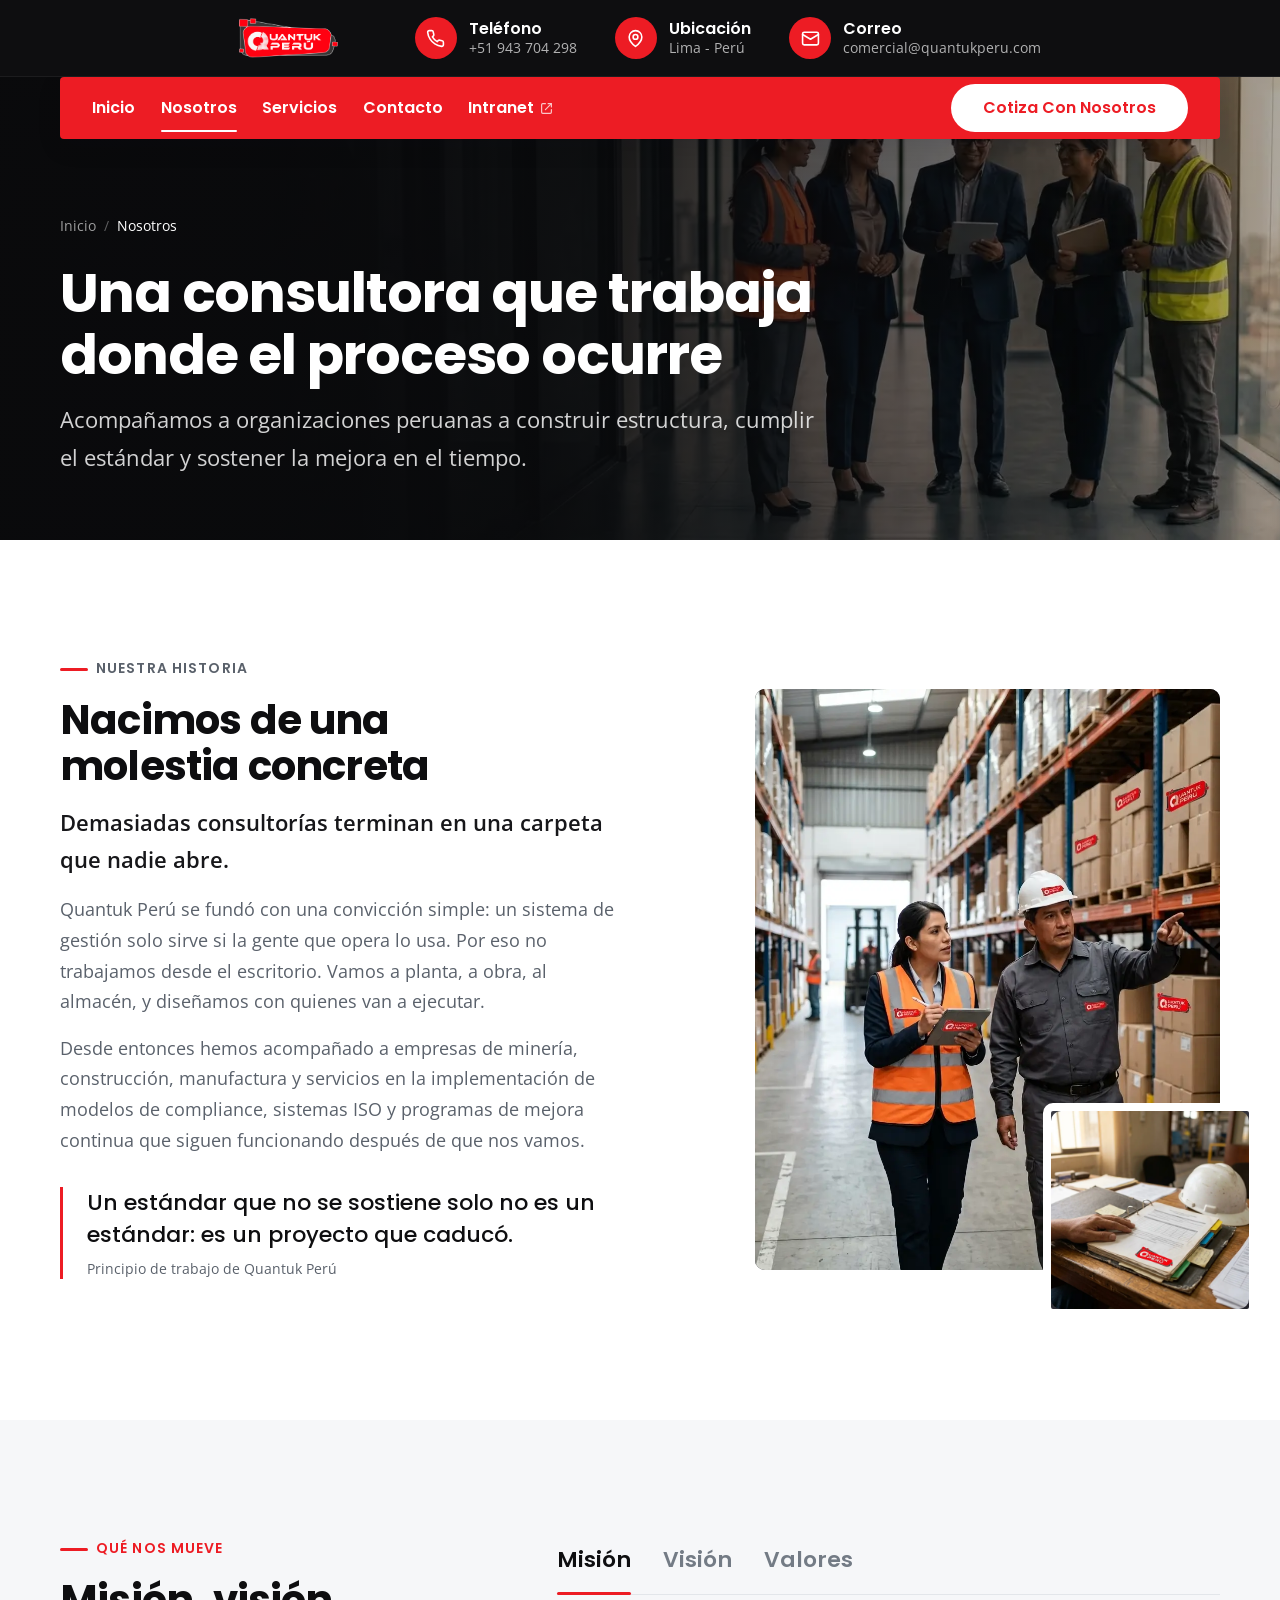
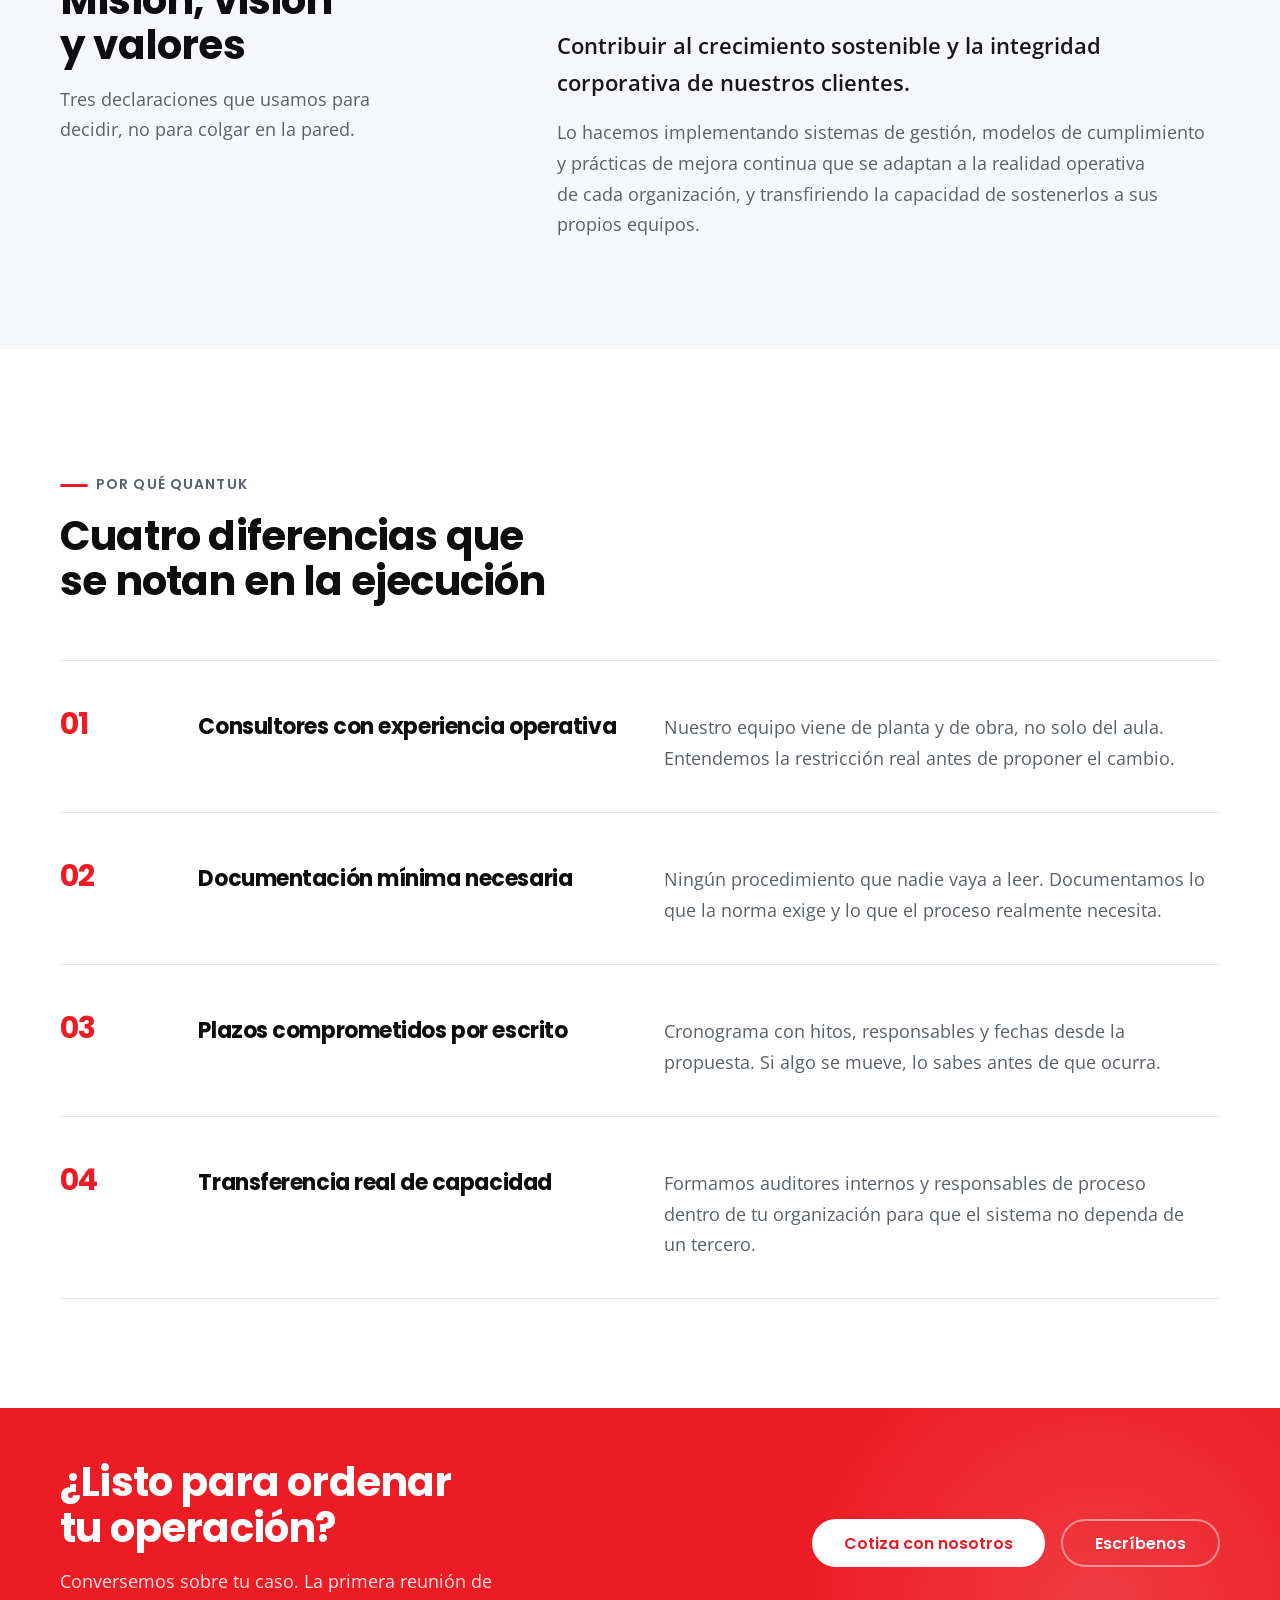
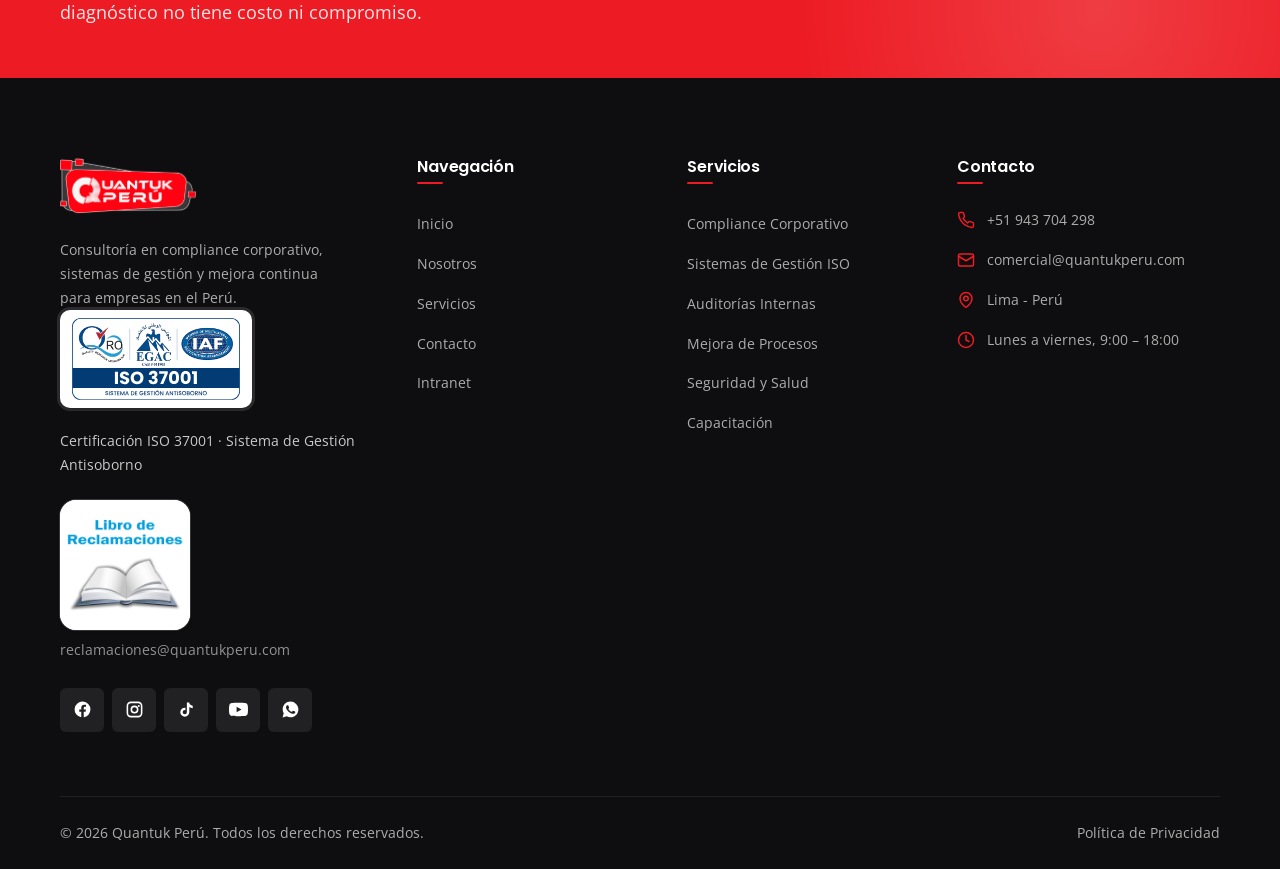
<file: nosotros.html>
<!DOCTYPE html>
<html lang="es-PE">
<head>
<meta charset="utf-8">
<meta name="viewport" content="width=device-width, initial-scale=1">

<title>Nosotros | Quantuk Perú</title>
<meta name="description" content="Conoce a Quantuk Perú: misión, visión, valores y el equipo de consultores que acompaña a empresas peruanas en compliance, sistemas de gestión y mejora continua.">
<link rel="canonical" href="https://quantukperu.com/nosotros">
<meta name="robots" content="index, follow">
<meta name="theme-color" content="#ed1c24">

<meta property="og:type" content="website">
<meta property="og:locale" content="es_PE">
<meta property="og:site_name" content="Quantuk Perú">
<meta property="og:title" content="Nosotros | Quantuk Perú">
<meta property="og:description" content="Conoce a Quantuk Perú: misión, visión, valores y el equipo de consultores que acompaña a empresas peruanas en compliance, sistemas de gestión y mejora continua.">
<meta property="og:url" content="https://quantukperu.com/nosotros">
<meta property="og:image" content="https://quantukperu.com/assets/imagen/og/og-image.png">
<meta property="og:image:width" content="1200">
<meta property="og:image:height" content="630">
<meta name="twitter:card" content="summary_large_image">
<meta name="twitter:title" content="Nosotros | Quantuk Perú">
<meta name="twitter:description" content="Conoce a Quantuk Perú: misión, visión, valores y el equipo de consultores que acompaña a empresas peruanas en compliance, sistemas de gestión y mejora continua.">
<meta name="twitter:image" content="https://quantukperu.com/assets/imagen/og/og-image.png">

<link rel="icon" href="assets/imagen/LOGO ORIGINAL.png" type="image/png">
<link rel="apple-touch-icon" href="assets/imagen/LOGO ORIGINAL.png">

<link rel="preconnect" href="https://fonts.googleapis.com">
<link rel="preconnect" href="https://fonts.gstatic.com" crossorigin>
<!-- Las tipografías se cargan SIN bloquear el pintado.
     Como <link rel="stylesheet"> normal, el navegador no dibuja nada hasta
     recibirla: si Google responde lento o no responde, la página se queda
     en blanco esperando. Con media="print" el navegador la descarga sin
     considerarla necesaria para pintar, y al terminar se pasa a "all".
     El texto aparece de inmediato con la tipografía del sistema y cambia a
     Poppins cuando llega. -->
<link rel="preload" as="style" href="https://fonts.googleapis.com/css2?family=Open+Sans:wght@300;400;500;600;700&family=Poppins:wght@400;500;600;700&display=swap">
<link rel="stylesheet" href="https://fonts.googleapis.com/css2?family=Open+Sans:wght@300;400;500;600;700&family=Poppins:wght@400;500;600;700&display=swap" media="print" onload="this.media='all';this.onload=null">
<noscript><link rel="stylesheet" href="https://fonts.googleapis.com/css2?family=Open+Sans:wght@300;400;500;600;700&family=Poppins:wght@400;500;600;700&display=swap"></noscript>

<link rel="stylesheet" href="assets/css/base.css">
<link rel="stylesheet" href="assets/css/layout.css">
<link rel="stylesheet" href="assets/css/components.css">
<link rel="stylesheet" href="assets/css/pages.css">

<script type="application/ld+json">
{
  "@context": "https://schema.org",
  "@type": "BreadcrumbList",
  "itemListElement": [
    { "@type": "ListItem", "position": 1, "name": "Inicio", "item": "https://quantukperu.com/" },
    { "@type": "ListItem", "position": 2, "name": "Nosotros", "item": "https://quantukperu.com/nosotros" }
  ]
}
</script>
</head>

<body>

<a class="skip-link" href="#main">Saltar al contenido principal</a>
<div class="scroll-progress" aria-hidden="true"></div>

<!-- ==========================================================================
     Sprite de iconos. Definido una sola vez, referenciado con <use>.
     SVG en vez de emojis: escalan sin perder nitidez y heredan el color.
     ========================================================================== -->
<svg width="0" height="0" style="position:absolute" aria-hidden="true" focusable="false">
  <defs>
    <g id="i-phone" fill="none" stroke="currentColor" stroke-width="2" stroke-linecap="round" stroke-linejoin="round"><path d="M22 16.92v3a2 2 0 0 1-2.18 2 19.79 19.79 0 0 1-8.63-3.07 19.5 19.5 0 0 1-6-6 19.79 19.79 0 0 1-3.07-8.67A2 2 0 0 1 4.11 2h3a2 2 0 0 1 2 1.72c.13.96.36 1.9.7 2.81a2 2 0 0 1-.45 2.11L8.09 9.91a16 16 0 0 0 6 6l1.27-1.27a2 2 0 0 1 2.11-.45c.9.34 1.85.57 2.81.7A2 2 0 0 1 22 16.92z"/></g>
    <g id="i-pin" fill="none" stroke="currentColor" stroke-width="2" stroke-linecap="round" stroke-linejoin="round"><path d="M20 10c0 6-8 12-8 12s-8-6-8-12a8 8 0 0 1 16 0z"/><circle cx="12" cy="10" r="3"/></g>
    <g id="i-mail" fill="none" stroke="currentColor" stroke-width="2" stroke-linecap="round" stroke-linejoin="round"><rect x="2" y="4" width="20" height="16" rx="2"/><path d="m22 7-10 6L2 7"/></g>
    <g id="i-arrow-right" fill="none" stroke="currentColor" stroke-width="2.2" stroke-linecap="round" stroke-linejoin="round"><path d="M5 12h14"/><path d="m12 5 7 7-7 7"/></g>
    <g id="i-chevron-left" fill="none" stroke="currentColor" stroke-width="2.2" stroke-linecap="round" stroke-linejoin="round"><path d="m15 18-6-6 6-6"/></g>
    <g id="i-chevron-right" fill="none" stroke="currentColor" stroke-width="2.2" stroke-linecap="round" stroke-linejoin="round"><path d="m9 18 6-6-6-6"/></g>
    <g id="i-check" fill="none" stroke="currentColor" stroke-width="2.2" stroke-linecap="round" stroke-linejoin="round"><circle cx="12" cy="12" r="10"/><path d="m9 12 2 2 4-4"/></g>
    <g id="i-close" fill="none" stroke="currentColor" stroke-width="2.2" stroke-linecap="round" stroke-linejoin="round"><path d="M18 6 6 18"/><path d="m6 6 12 12"/></g>
    <g id="i-external" fill="none" stroke="currentColor" stroke-width="2.2" stroke-linecap="round" stroke-linejoin="round"><path d="M15 3h6v6"/><path d="M10 14 21 3"/><path d="M21 14v5a2 2 0 0 1-2 2H5a2 2 0 0 1-2-2V5a2 2 0 0 1 2-2h5"/></g>
    <g id="i-alert" fill="none" stroke="currentColor" stroke-width="2.2" stroke-linecap="round" stroke-linejoin="round"><circle cx="12" cy="12" r="10"/><path d="M12 8v4"/><path d="M12 16h.01"/></g>
    <g id="i-book" fill="none" stroke="currentColor" stroke-width="2" stroke-linecap="round" stroke-linejoin="round"><path d="M4 19.5A2.5 2.5 0 0 1 6.5 17H20"/><path d="M6.5 2H20v20H6.5A2.5 2.5 0 0 1 4 19.5v-15A2.5 2.5 0 0 1 6.5 2z"/><path d="M9 7h7"/><path d="M9 11h5"/></g>
    <g id="i-clock" fill="none" stroke="currentColor" stroke-width="2" stroke-linecap="round" stroke-linejoin="round"><circle cx="12" cy="12" r="10"/><path d="M12 6v6l4 2"/></g>
    <g id="i-instagram" fill="currentColor"><path d="M7.5 2h9A5.5 5.5 0 0 1 22 7.5v9a5.5 5.5 0 0 1-5.5 5.5h-9A5.5 5.5 0 0 1 2 16.5v-9A5.5 5.5 0 0 1 7.5 2zm0 2A3.5 3.5 0 0 0 4 7.5v9A3.5 3.5 0 0 0 7.5 20h9a3.5 3.5 0 0 0 3.5-3.5v-9A3.5 3.5 0 0 0 16.5 4h-9zM12 7a5 5 0 1 1 0 10 5 5 0 0 1 0-10zm0 2a3 3 0 1 0 0 6 3 3 0 0 0 0-6zm5.5-2.75a1.25 1.25 0 1 1 0 2.5 1.25 1.25 0 0 1 0-2.5z"/></g>
    <g id="i-tiktok" fill="currentColor"><path d="M16.6 5.82A4.28 4.28 0 0 1 15.54 3h-3.09v12.4a2.59 2.59 0 0 1-2.59 2.5 2.59 2.59 0 1 1 .8-5.05V9.7a5.68 5.68 0 0 0-.8-.06 5.7 5.7 0 1 0 5.7 5.66V8.9a7.35 7.35 0 0 0 4.29 1.37V7.18a4.28 4.28 0 0 1-3.25-1.36z"/></g>
    <g id="i-youtube" fill="currentColor"><path d="M23.5 6.2a3.02 3.02 0 0 0-2.12-2.14C19.5 3.55 12 3.55 12 3.55s-7.5 0-9.38.51A3.02 3.02 0 0 0 .5 6.2C0 8.09 0 12 0 12s0 3.91.5 5.8a3.02 3.02 0 0 0 2.12 2.14c1.88.51 9.38.51 9.38.51s7.5 0 9.38-.51a3.02 3.02 0 0 0 2.12-2.14C24 15.91 24 12 24 12s0-3.91-.5-5.8zM9.6 15.6V8.4l6.2 3.6-6.2 3.6z"/></g>
    <g id="i-facebook" fill="currentColor"><path d="M22 12a10 10 0 1 0-11.56 9.88v-6.99H7.9V12h2.54V9.8c0-2.5 1.5-3.89 3.77-3.89 1.1 0 2.24.2 2.24.2v2.46h-1.26c-1.24 0-1.63.77-1.63 1.56V12h2.78l-.45 2.89h-2.33v6.99A10 10 0 0 0 22 12z"/></g>
    <g id="i-whatsapp" fill="currentColor"><path d="M12.04 2C6.58 2 2.13 6.45 2.13 11.91c0 1.75.46 3.45 1.32 4.95L2 22l5.25-1.38a9.87 9.87 0 0 0 4.79 1.22h.01c5.46 0 9.91-4.45 9.91-9.91 0-2.65-1.03-5.14-2.9-7.01A9.82 9.82 0 0 0 12.04 2zm5.8 14.06c-.25.69-1.44 1.32-1.99 1.37-.53.05-1.02.24-3.44-.72-2.9-1.14-4.74-4.1-4.88-4.29-.14-.19-1.16-1.55-1.16-2.95s.73-2.09 1-2.38c.26-.29.57-.36.76-.36h.55c.17 0 .42-.07.65.5.24.58.81 2 .88 2.14.07.15.12.32.02.5-.1.19-.15.31-.29.48-.15.17-.31.38-.44.51-.15.14-.3.3-.13.59.17.29.76 1.25 1.63 2.03 1.12 1 2.06 1.31 2.35 1.46.29.14.46.12.63-.07.17-.19.73-.85.92-1.14.19-.29.39-.24.65-.14.26.09 1.66.78 1.94.93.29.14.48.21.55.33.07.12.07.69-.18 1.38z"/></g>
  </defs>
</svg>

<!-- ==========================================================================
     HEADER — topbar negra + barra roja montada sobre el hero
     Idéntico en las cuatro páginas.
     ========================================================================== -->
<header class="site-header" id="siteHeader">

  <div class="topbar">
    <div class="container topbar__inner">

      <a class="brand" href="/" aria-label="Quantuk Perú, ir al inicio">
        <img src="assets/imagen/LOGO ORIGINAL.png" alt="Quantuk Perú" width="200" height="67">
      </a>

      <ul class="topbar__contacts">
        <li class="topbar__contact">
          <span class="topbar__icon" aria-hidden="true"><svg viewBox="0 0 24 24"><use href="#i-phone"></use></svg></span>
          <span class="topbar__meta">
            <span class="topbar__label">Teléfono</span>
            <a class="topbar__value" href="tel:+51943704298">+51 943 704 298</a>
          </span>
        </li>
        <li class="topbar__contact">
          <span class="topbar__icon" aria-hidden="true"><svg viewBox="0 0 24 24"><use href="#i-pin"></use></svg></span>
          <span class="topbar__meta">
            <span class="topbar__label">Ubicación</span>
            <span class="topbar__value">Lima - Perú</span>
          </span>
        </li>
        <li class="topbar__contact">
          <span class="topbar__icon" aria-hidden="true"><svg viewBox="0 0 24 24"><use href="#i-mail"></use></svg></span>
          <span class="topbar__meta">
            <span class="topbar__label">Correo</span>
            <a class="topbar__value" href="mailto:comercial@quantukperu.com">comercial@quantukperu.com</a>
          </span>
        </li>
      </ul>

    </div>
  </div>

  <div class="container navbar-wrap">
    <nav class="navbar" aria-label="Navegación principal">

      <a class="navbar__brand" href="/" aria-label="Quantuk Perú, ir al inicio">
        <img src="assets/imagen/LOGO ORIGINAL.png" alt="" width="102" height="34">
      </a>

      <ul class="navbar__menu">
        <li><a class="navbar__link" href="/">Inicio</a></li>
        <li><a class="navbar__link" href="/nosotros" aria-current="page">Nosotros</a></li>
        <li><a class="navbar__link" href="/servicios">Servicios</a></li>
        <li><a class="navbar__link" href="/contacto">Contacto</a></li>
        <li>
          <a class="navbar__link navbar__link--external" href="https://rrhh.quantukperu.com/login" target="_blank" rel="noopener noreferrer">
            Intranet
            <svg viewBox="0 0 24 24" aria-hidden="true"><use href="#i-external"></use></svg>
            <span class="visually-hidden">(se abre en una pestaña nueva)</span>
          </a>
        </li>
      </ul>

      <div class="navbar__actions">
        <button class="btn btn--light" type="button" data-quote-open>Cotiza Con Nosotros</button>
        <button class="nav-toggle" type="button" data-drawer-open aria-expanded="false" aria-controls="mobileDrawer" aria-label="Abrir menú de navegación">
          <span class="nav-toggle__bars"></span>
        </button>
      </div>

    </nav>
  </div>

</header>

<!-- Drawer móvil -->
<div class="drawer-scrim" aria-hidden="true"></div>

<aside class="drawer" id="mobileDrawer" aria-hidden="true" aria-label="Menú de navegación">
  <div class="drawer__head">
    <img src="assets/imagen/LOGO ORIGINAL.png" alt="Quantuk Perú" width="120" height="40">
    <button class="drawer__close" type="button" data-drawer-close aria-label="Cerrar menú">
      <svg viewBox="0 0 24 24" aria-hidden="true"><use href="#i-close"></use></svg>
    </button>
  </div>

  <nav class="drawer__menu" aria-label="Navegación móvil">
    <a class="drawer__link" href="/">Inicio</a>
    <a class="drawer__link" href="/nosotros" aria-current="page">Nosotros</a>
    <a class="drawer__link" href="/servicios">Servicios</a>
    <a class="drawer__link" href="/contacto">Contacto</a>
    <a class="drawer__link" href="https://rrhh.quantukperu.com/login" target="_blank" rel="noopener noreferrer">
      Intranet <svg viewBox="0 0 24 24" aria-hidden="true"><use href="#i-external"></use></svg>
    </a>
  </nav>

  <button class="btn btn--primary btn--block" type="button" data-quote-open>Cotiza Con Nosotros</button>

  <div class="drawer__contacts">
    <a href="tel:+51943704298"><svg viewBox="0 0 24 24" aria-hidden="true"><use href="#i-phone"></use></svg> +51 943 704 298</a>
    <a href="mailto:comercial@quantukperu.com"><svg viewBox="0 0 24 24" aria-hidden="true"><use href="#i-mail"></use></svg> comercial@quantukperu.com</a>
    <span><svg viewBox="0 0 24 24" aria-hidden="true"><use href="#i-pin"></use></svg> Lima - Perú</span>
  </div>
</aside>

<main id="main">

  <section class="page-hero" aria-labelledby="page-title">
    <img class="page-hero__bg" src="assets/imagen/nosotros/equipo-consultoria-quantuk-peru.webp" alt=""
         width="1712" height="624" fetchpriority="high" decoding="async">
    <div class="container">
      <ol class="breadcrumb">
        <li><a href="/">Inicio</a></li>
        <li><span aria-current="page">Nosotros</span></li>
      </ol>
      <h1 class="page-hero__title" id="page-title">Una consultora que trabaja donde el proceso ocurre</h1>
      <p class="page-hero__text">Acompañamos a organizaciones peruanas a construir estructura, cumplir el estándar y sostener la mejora en el tiempo.</p>
    </div>
  </section>

  <!-- Historia -->
  <section class="section" aria-labelledby="historia-title">
    <div class="container grid">

      <div class="col-6 prose" data-reveal="left">
        <p class="eyebrow">Nuestra historia</p>
        <h2 id="historia-title">Nacimos de una molestia concreta</h2>
        <p class="lead">Demasiadas consultorías terminan en una carpeta que nadie abre.</p>
        <p>Quantuk Perú se fundó con una convicción simple: un sistema de gestión solo sirve si la gente que opera lo usa. Por eso no trabajamos desde el escritorio. Vamos a planta, a obra, al almacén, y diseñamos con quienes van a ejecutar.</p>
        <p>Desde entonces hemos acompañado a empresas de minería, construcción, manufactura y servicios en la implementación de modelos de compliance, sistemas ISO y programas de mejora continua que siguen funcionando después de que nos vamos.</p>

        <blockquote class="pull-quote">
          Un estándar que no se sostiene solo no es un estándar: es un proyecto que caducó.
          <cite>Principio de trabajo de Quantuk Perú</cite>
        </blockquote>
      </div>

      <div class="col-5 start-8 self-center" data-reveal="right">
        <div class="editorial-media">
            <img class="editorial-media__img" src="assets/imagen/nosotros/consultoria-en-almacen-cliente.webp"
               alt="Consultores de Quantuk Perú recorriendo el almacén de un cliente junto al jefe de operaciones"
               width="900" height="1125" loading="lazy" decoding="async">
          <div class="editorial-media__inset">
              <img class="editorial-media__img" src="assets/imagen/nosotros/manual-de-procesos-en-uso.webp"
               alt="Manual de procesos abierto y en uso sobre el escritorio de un supervisor"
               width="600" height="600" loading="lazy" decoding="async">
            </div>
        </div>
      </div>

    </div>
  </section>

  <!-- Mision / Vision / Valores -->
  <section class="section section--alt" aria-labelledby="mvv-title">
    <div class="container grid">

      <div class="col-4" data-reveal="left">
        <p class="eyebrow">Qué nos mueve</p>
        <h2 id="mvv-title">Misión, visión y valores</h2>
        <p style="color:var(--text-muted);margin-top:var(--space-sm)">Tres declaraciones que usamos para decidir, no para colgar en la pared.</p>
      </div>

      <div class="col-7 start-6" data-tabs data-reveal>
        <div class="tabs__list" role="tablist" aria-label="Misión, visión y valores">
          <button class="tabs__tab" type="button" role="tab" id="tab-mision" aria-controls="panel-mision" aria-selected="true">Misión</button>
          <button class="tabs__tab" type="button" role="tab" id="tab-vision" aria-controls="panel-vision" aria-selected="false">Visión</button>
          <button class="tabs__tab" type="button" role="tab" id="tab-valores" aria-controls="panel-valores" aria-selected="false">Valores</button>
        </div>

        <div class="tabs__panel prose" role="tabpanel" id="panel-mision" aria-labelledby="tab-mision">
          <p class="lead">Contribuir al crecimiento sostenible y la integridad corporativa de nuestros clientes.</p>
          <p>Lo hacemos implementando sistemas de gestión, modelos de cumplimiento y prácticas de mejora continua que se adaptan a la realidad operativa de cada organización, y transfiriendo la capacidad de sostenerlos a sus propios equipos.</p>
        </div>

        <div class="tabs__panel prose" role="tabpanel" id="panel-vision" aria-labelledby="tab-vision" hidden>
          <p class="lead">Ser la consultora de referencia en compliance y excelencia operativa en el Perú.</p>
          <p>Aspiramos a que una empresa que trabajó con Quantuk sea reconocible por el orden de su operación: procesos claros, decisiones documentadas y equipos que saben por qué hacen lo que hacen.</p>
        </div>

        <div class="tabs__panel" role="tabpanel" id="panel-valores" aria-labelledby="tab-valores" hidden>
          <ul class="checklist" style="margin-top:0">
            <li>
              <svg viewBox="0 0 24 24" aria-hidden="true"><use href="#i-check"></use></svg>
              <span><strong>Integridad</strong><p>Decimos lo que encontramos, aunque no sea lo que el cliente espera escuchar.</p></span>
            </li>
            <li>
              <svg viewBox="0 0 24 24" aria-hidden="true"><use href="#i-check"></use></svg>
              <span><strong>Rigor técnico</strong><p>Cada recomendación se sustenta en la norma aplicable y en evidencia levantada en campo.</p></span>
            </li>
            <li>
              <svg viewBox="0 0 24 24" aria-hidden="true"><use href="#i-check"></use></svg>
              <span><strong>Cercanía operativa</strong><p>Trabajamos junto al equipo que ejecuta, no por encima de él.</p></span>
            </li>
            <li>
              <svg viewBox="0 0 24 24" aria-hidden="true"><use href="#i-check"></use></svg>
              <span><strong>Compromiso con el resultado</strong><p>El proyecto termina cuando el sistema funciona sin nosotros.</p></span>
            </li>
          </ul>
        </div>
      </div>

    </div>
  </section>

  <!-- Por que Quantuk -->
  <section class="section" aria-labelledby="porque-title">
    <div class="container">
      <div class="section-head" data-reveal>
        <p class="eyebrow">Por qué Quantuk</p>
        <h2 id="porque-title">Cuatro diferencias que se notan en la ejecución</h2>
      </div>

      <div class="feature-rows">
        <article class="feature-row" data-reveal>
          <span class="feature-row__num">01</span>
          <h3>Consultores con experiencia operativa</h3>
          <p>Nuestro equipo viene de planta y de obra, no solo del aula. Entendemos la restricción real antes de proponer el cambio.</p>
        </article>
        <article class="feature-row" data-reveal data-reveal-delay="60">
          <span class="feature-row__num">02</span>
          <h3>Documentación mínima necesaria</h3>
          <p>Ningún procedimiento que nadie vaya a leer. Documentamos lo que la norma exige y lo que el proceso realmente necesita.</p>
        </article>
        <article class="feature-row" data-reveal data-reveal-delay="120">
          <span class="feature-row__num">03</span>
          <h3>Plazos comprometidos por escrito</h3>
          <p>Cronograma con hitos, responsables y fechas desde la propuesta. Si algo se mueve, lo sabes antes de que ocurra.</p>
        </article>
        <article class="feature-row" data-reveal data-reveal-delay="180">
          <span class="feature-row__num">04</span>
          <h3>Transferencia real de capacidad</h3>
          <p>Formamos auditores internos y responsables de proceso dentro de tu organización para que el sistema no dependa de un tercero.</p>
        </article>
      </div>
    </div>
  </section>


  <section class="cta-band" aria-labelledby="cta-title">
    <div class="container cta-band__inner">
      <div data-reveal="left">
        <h2 id="cta-title">¿Listo para ordenar tu operación?</h2>
        <p>Conversemos sobre tu caso. La primera reunión de diagnóstico no tiene costo ni compromiso.</p>
      </div>
      <div class="hero__actions" data-reveal="right">
        <button class="btn btn--light" type="button" data-quote-open>Cotiza con nosotros</button>
        <a class="btn btn--ghost" href="/contacto">Escríbenos</a>
      </div>
    </div>
  </section>

</main>


<!-- ==========================================================================
     FOOTER
     ========================================================================== -->
<footer class="site-footer">
  <div class="container">
    <div class="site-footer__grid">

      <div class="site-footer__brand">
        <img src="assets/imagen/LOGO ORIGINAL.png" alt="Quantuk Perú" width="168" height="56">
        <p>Consultoría en compliance corporativo, sistemas de gestión y mejora continua para empresas en el Perú.</p>
        <figure class="footer-cert">
          <span class="footer-cert__plate"><img src="assets/imagen/certificaciones/iso-37001-antisoborno.svg" alt="Certificación ISO 37001 – Sistema de Gestión Antisoborno" width="168" height="82" loading="lazy" decoding="async"></span>
          <figcaption>Certificación ISO 37001 &middot; Sistema de Gestión Antisoborno</figcaption>
        </figure>
        <div class="footer-lr-card">
          <a class="footer-lr-card__link" href="/libro-de-reclamaciones">
            <picture>
              <source srcset="assets/imagen/libro-reclamaciones-card.webp" type="image/webp">
              <img src="assets/imagen/libro-reclamaciones-card.png" alt="Libro de Reclamaciones virtual – INDECOPI" width="600" height="600" loading="lazy" decoding="async">
            </picture>
          </a>
          <a class="footer-lr-card__mail" href="mailto:reclamaciones@quantukperu.com">reclamaciones@quantukperu.com</a>
        </div>
        <div class="footer-social">
          <a href="https://www.facebook.com/somosquantukperu" target="_blank" rel="noopener noreferrer" aria-label="Facebook de Quantuk Perú">
            <svg viewBox="0 0 24 24" aria-hidden="true"><use href="#i-facebook"></use></svg>
          </a>
          <a href="https://www.instagram.com/somosquantukperu/" target="_blank" rel="noopener noreferrer" aria-label="Instagram de Quantuk Perú">
            <svg viewBox="0 0 24 24" aria-hidden="true"><use href="#i-instagram"></use></svg>
          </a>
          <a href="https://www.tiktok.com/@somosquantukperu" target="_blank" rel="noopener noreferrer" aria-label="TikTok de Quantuk Perú">
            <svg viewBox="0 0 24 24" aria-hidden="true"><use href="#i-tiktok"></use></svg>
          </a>
          <a href="https://www.youtube.com/@somosquantukperu" target="_blank" rel="noopener noreferrer" aria-label="YouTube de Quantuk Perú">
            <svg viewBox="0 0 24 24" aria-hidden="true"><use href="#i-youtube"></use></svg>
          </a>
          <a href="https://wa.me/51943704298" target="_blank" rel="noopener noreferrer" aria-label="WhatsApp de Quantuk Perú">
            <svg viewBox="0 0 24 24" aria-hidden="true"><use href="#i-whatsapp"></use></svg>
          </a>
        </div>
      </div>

      <nav aria-labelledby="footer-nav-title">
        <h2 class="footer-title" id="footer-nav-title">Navegación</h2>
        <ul class="footer-list">
          <li><a href="/">Inicio</a></li>
          <li><a href="/nosotros">Nosotros</a></li>
          <li><a href="/servicios">Servicios</a></li>
          <li><a href="/contacto">Contacto</a></li>
          <li><a href="https://rrhh.quantukperu.com/login" target="_blank" rel="noopener noreferrer">Intranet</a></li>
        </ul>
      </nav>

      <nav aria-labelledby="footer-serv-title">
        <h2 class="footer-title" id="footer-serv-title">Servicios</h2>
        <ul class="footer-list">
          <li><a href="/servicios#compliance">Compliance Corporativo</a></li>
          <li><a href="/servicios#iso">Sistemas de Gestión ISO</a></li>
          <li><a href="/servicios#auditorias">Auditorías Internas</a></li>
          <li><a href="/servicios#procesos">Mejora de Procesos</a></li>
          <li><a href="/servicios#sst">Seguridad y Salud</a></li>
          <li><a href="/servicios#capacitacion">Capacitación</a></li>
        </ul>
      </nav>

      <div>
        <h2 class="footer-title">Contacto</h2>
        <ul class="footer-contact">
          <li>
            <svg viewBox="0 0 24 24" aria-hidden="true"><use href="#i-phone"></use></svg>
            <a href="tel:+51943704298">+51 943 704 298</a>
          </li>
          <li>
            <svg viewBox="0 0 24 24" aria-hidden="true"><use href="#i-mail"></use></svg>
            <a href="mailto:comercial@quantukperu.com">comercial@quantukperu.com</a>
          </li>
          <li>
            <svg viewBox="0 0 24 24" aria-hidden="true"><use href="#i-pin"></use></svg>
            <span>Lima - Perú</span>
          </li>
          <li>
            <svg viewBox="0 0 24 24" aria-hidden="true"><use href="#i-clock"></use></svg>
            <span>Lunes a viernes, 9:00 – 18:00</span>
          </li>
        </ul>
      </div>

    </div>

    <div class="site-footer__bottom">
      <p>&copy; <span data-year>2026</span> Quantuk Perú. Todos los derechos reservados.</p>
      <p class="site-footer__legal"><a href="/privacidad">Política de Privacidad</a></p>
    </div>
  </div>
</footer>

<!-- ==========================================================================
     MODAL DE COTIZACIÓN — disponible en las cuatro páginas
     ========================================================================== -->
<div class="quote-modal" id="quoteModal" role="dialog" aria-modal="true" aria-labelledby="quote-title" aria-hidden="true">
  <div class="quote-modal__scrim" data-quote-close></div>

  <div class="quote-modal__dialog">
    <div class="quote-modal__head">
      <div>
        <h2 id="quote-title">Solicita tu cotización</h2>
        <p>Completa tus datos y te abrimos WhatsApp con la solicitud ya redactada. Solo tendrás que presionar enviar.</p>
      </div>
      <button class="quote-modal__close" type="button" data-quote-close aria-label="Cerrar formulario de cotización">
        <svg viewBox="0 0 24 24" aria-hidden="true"><use href="#i-close"></use></svg>
      </button>
    </div>

    <!-- Entrega por WhatsApp. Para pasar a correo: quitar data-whatsapp y poner data-endpoint="TU_URL" -->
    <form class="form" data-form data-whatsapp="51943704298" novalidate>
      <div class="form__row">
        <div class="field">
          <label class="field__label" for="quote-name">Nombre y apellido <span class="req" aria-hidden="true">*</span></label>
          <input class="field__control" type="text" id="quote-name" name="nombre" autocomplete="name" required>
          <span class="field__error"><svg viewBox="0 0 24 24" aria-hidden="true"><use href="#i-alert"></use></svg><span data-error-text></span></span>
        </div>
        <div class="field">
          <label class="field__label" for="quote-company">Empresa <span class="req" aria-hidden="true">*</span></label>
          <input class="field__control" type="text" id="quote-company" name="empresa" autocomplete="organization" required>
          <span class="field__error"><svg viewBox="0 0 24 24" aria-hidden="true"><use href="#i-alert"></use></svg><span data-error-text></span></span>
        </div>
      </div>

      <div class="form__row">
        <div class="field">
          <label class="field__label" for="quote-email">Correo corporativo <span class="req" aria-hidden="true">*</span></label>
          <input class="field__control" type="email" id="quote-email" name="correo" autocomplete="email" inputmode="email" required>
          <span class="field__error"><svg viewBox="0 0 24 24" aria-hidden="true"><use href="#i-alert"></use></svg><span data-error-text></span></span>
        </div>
        <div class="field">
          <label class="field__label" for="quote-phone">Teléfono <span class="req" aria-hidden="true">*</span></label>
          <input class="field__control" type="tel" id="quote-phone" name="telefono" autocomplete="tel" inputmode="tel" required>
          <span class="field__hint">Incluye el código de país, por ejemplo +51</span>
          <span class="field__error"><svg viewBox="0 0 24 24" aria-hidden="true"><use href="#i-alert"></use></svg><span data-error-text></span></span>
        </div>
      </div>

      <div class="field">
        <label class="field__label" for="quote-service">Servicio de interés <span class="req" aria-hidden="true">*</span></label>
        <select class="field__control" id="quote-service" name="servicio" required>
          <option value="">Selecciona un servicio</option>
          <option value="compliance">Compliance Corporativo</option>
          <option value="iso">Sistemas de Gestión ISO</option>
          <option value="auditorias">Auditorías Internas</option>
          <option value="procesos">Mejora Continua de Procesos</option>
          <option value="sst">Seguridad y Salud en el Trabajo</option>
          <option value="capacitacion">Capacitación Corporativa</option>
          <option value="otro">Otro / No estoy seguro</option>
        </select>
        <span class="field__error"><svg viewBox="0 0 24 24" aria-hidden="true"><use href="#i-alert"></use></svg><span data-error-text></span></span>
      </div>

      <div class="field">
        <label class="field__label" for="quote-message">Cuéntanos sobre tu necesidad <span class="req" aria-hidden="true">*</span></label>
        <textarea class="field__control" id="quote-message" name="mensaje" maxlength="900" required></textarea>
        <span class="field__error"><svg viewBox="0 0 24 24" aria-hidden="true"><use href="#i-alert"></use></svg><span data-error-text></span></span>
      </div>

      <div class="field field--check">
        <input type="checkbox" id="quote-consent" name="consentimiento" required>
        <label for="quote-consent">Autorizo el tratamiento de mis datos personales conforme a la <a href="/privacidad" target="_blank" rel="noopener">Política de Privacidad</a>.</label>
      </div>

      <div class="form__status" role="status" aria-live="polite">
        <svg viewBox="0 0 24 24" aria-hidden="true"><use href="#i-check"></use></svg>
        <span><span data-status-text></span> <a data-status-link href="#" target="_blank" rel="noopener noreferrer" hidden></a></span>
      </div>

      <button class="btn btn--primary btn--block" type="submit"><svg viewBox="0 0 24 24" aria-hidden="true"><use href="#i-whatsapp"></use></svg> Enviar por WhatsApp</button>
    </form>
  </div>
</div>

<script src="assets/js/main.js" defer></script>
<script src="assets/js/carousel.js" defer></script>
<script src="assets/js/forms.js" defer></script>

</body>
</html>
</file>
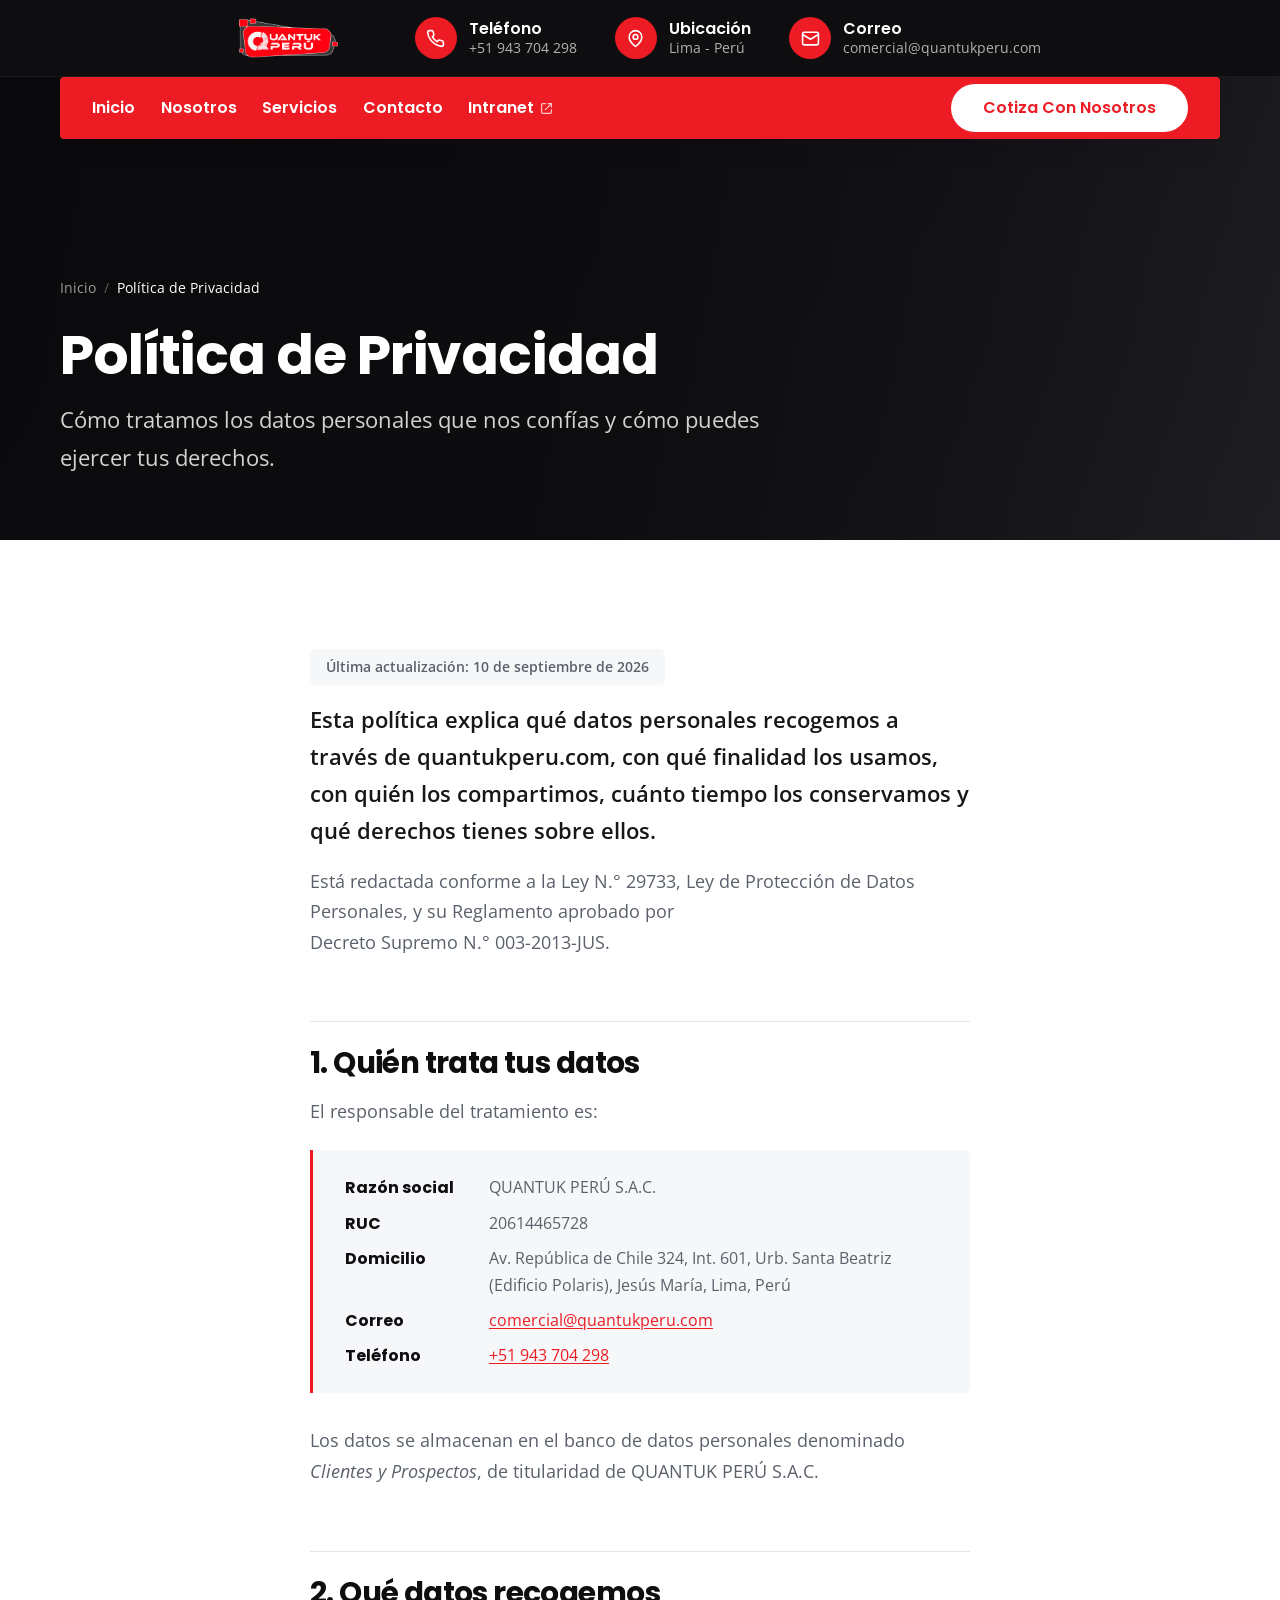
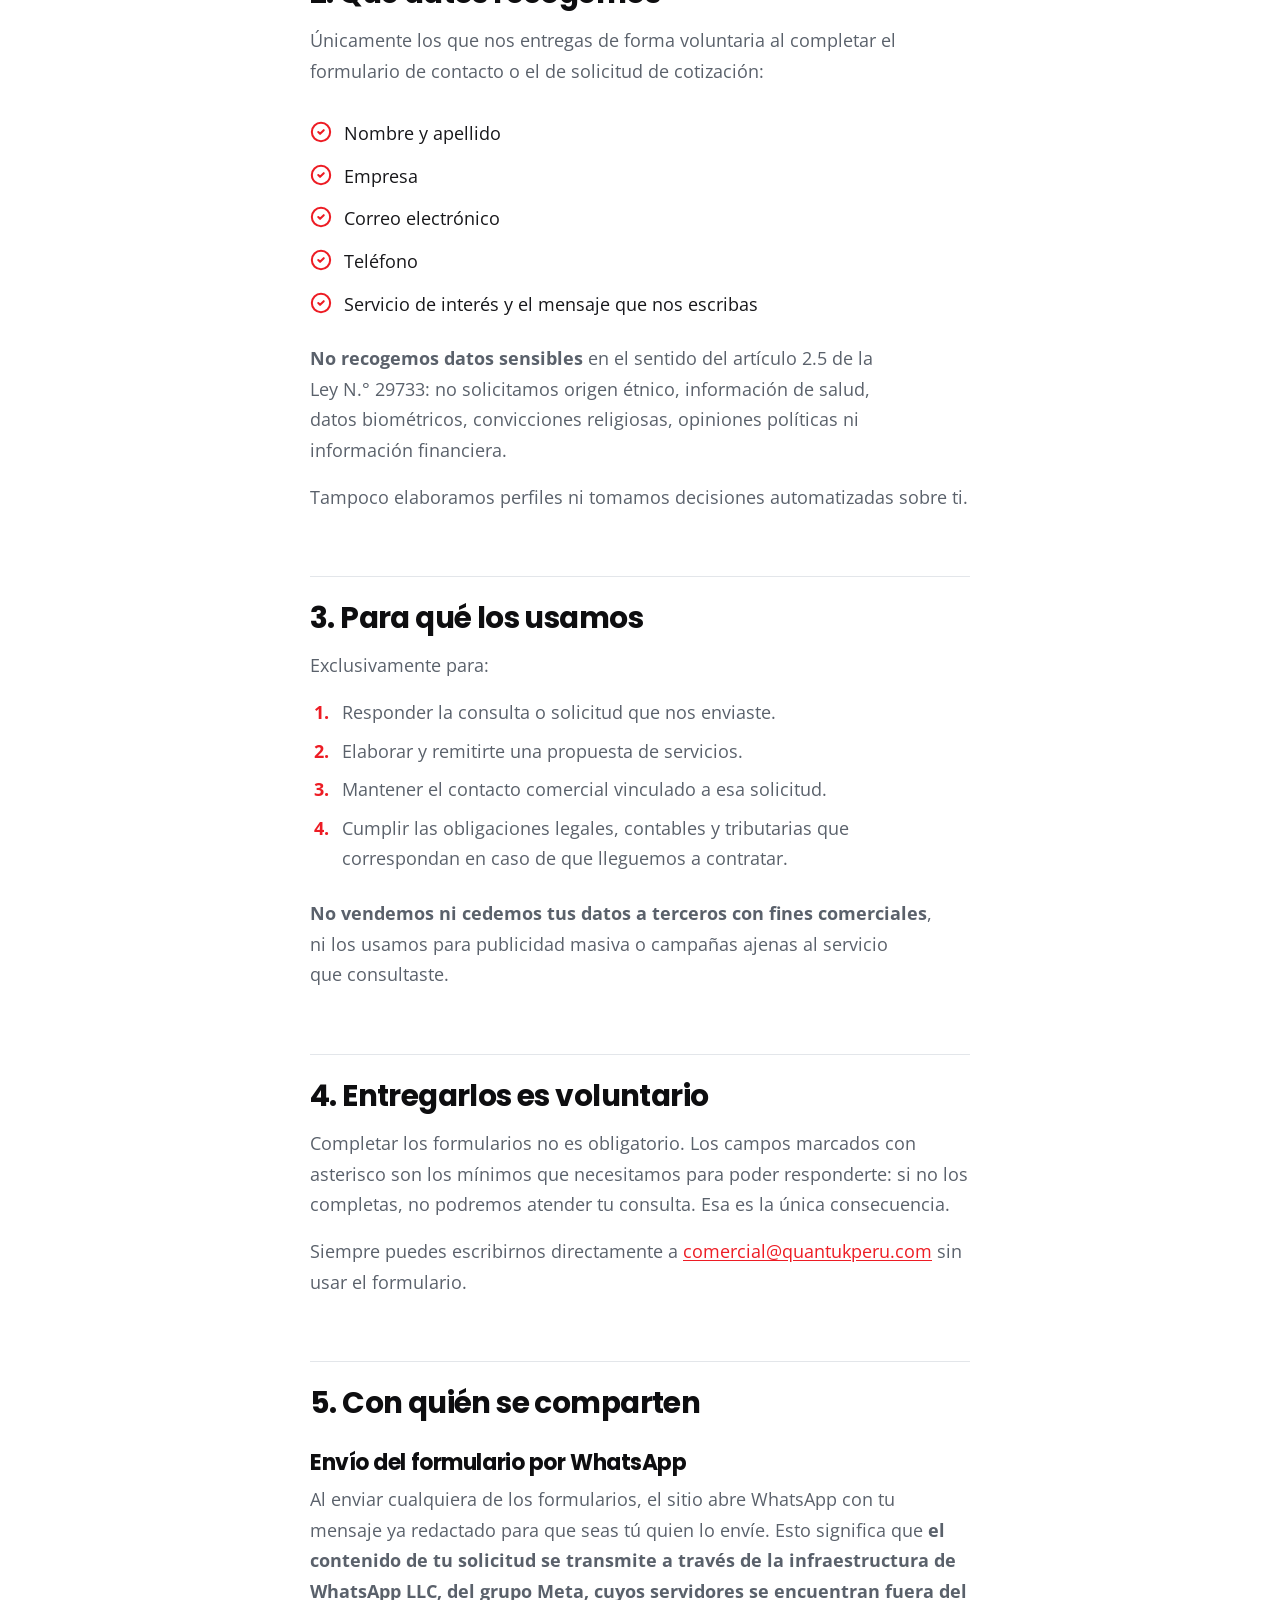
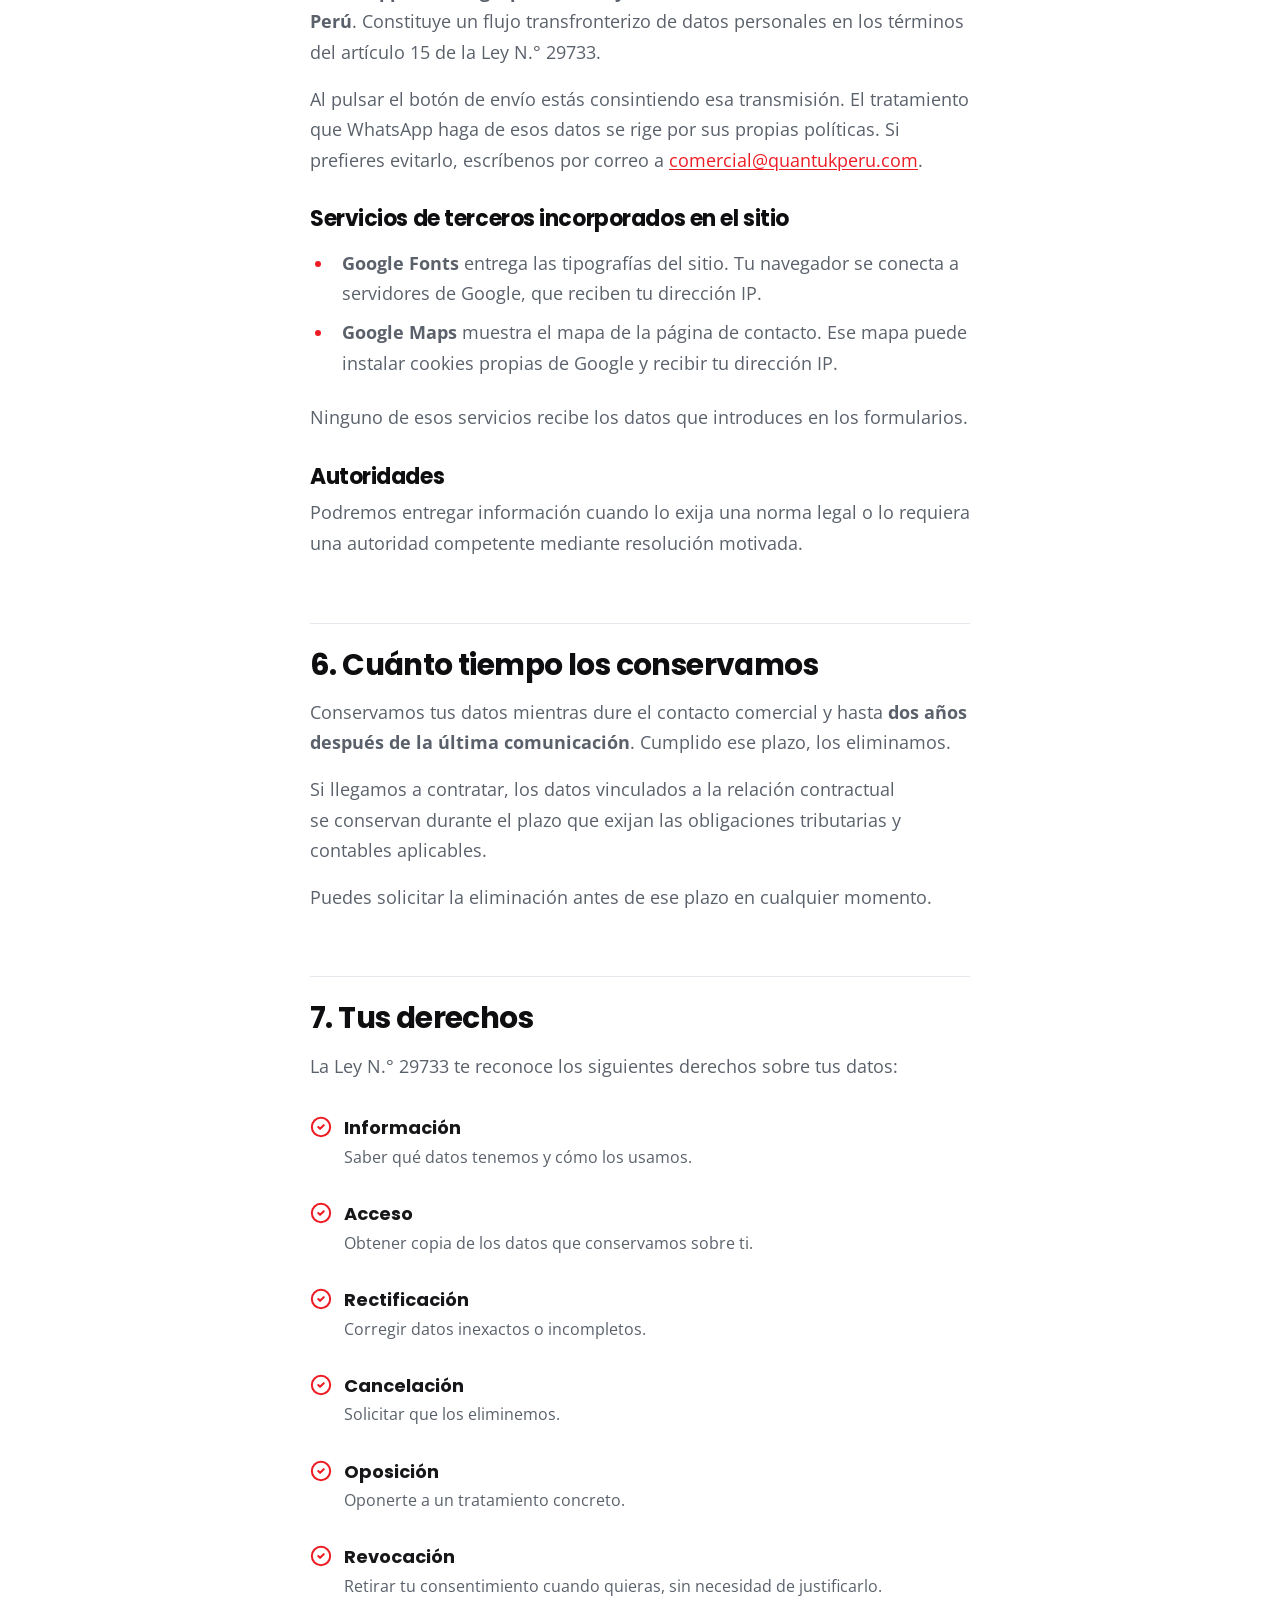
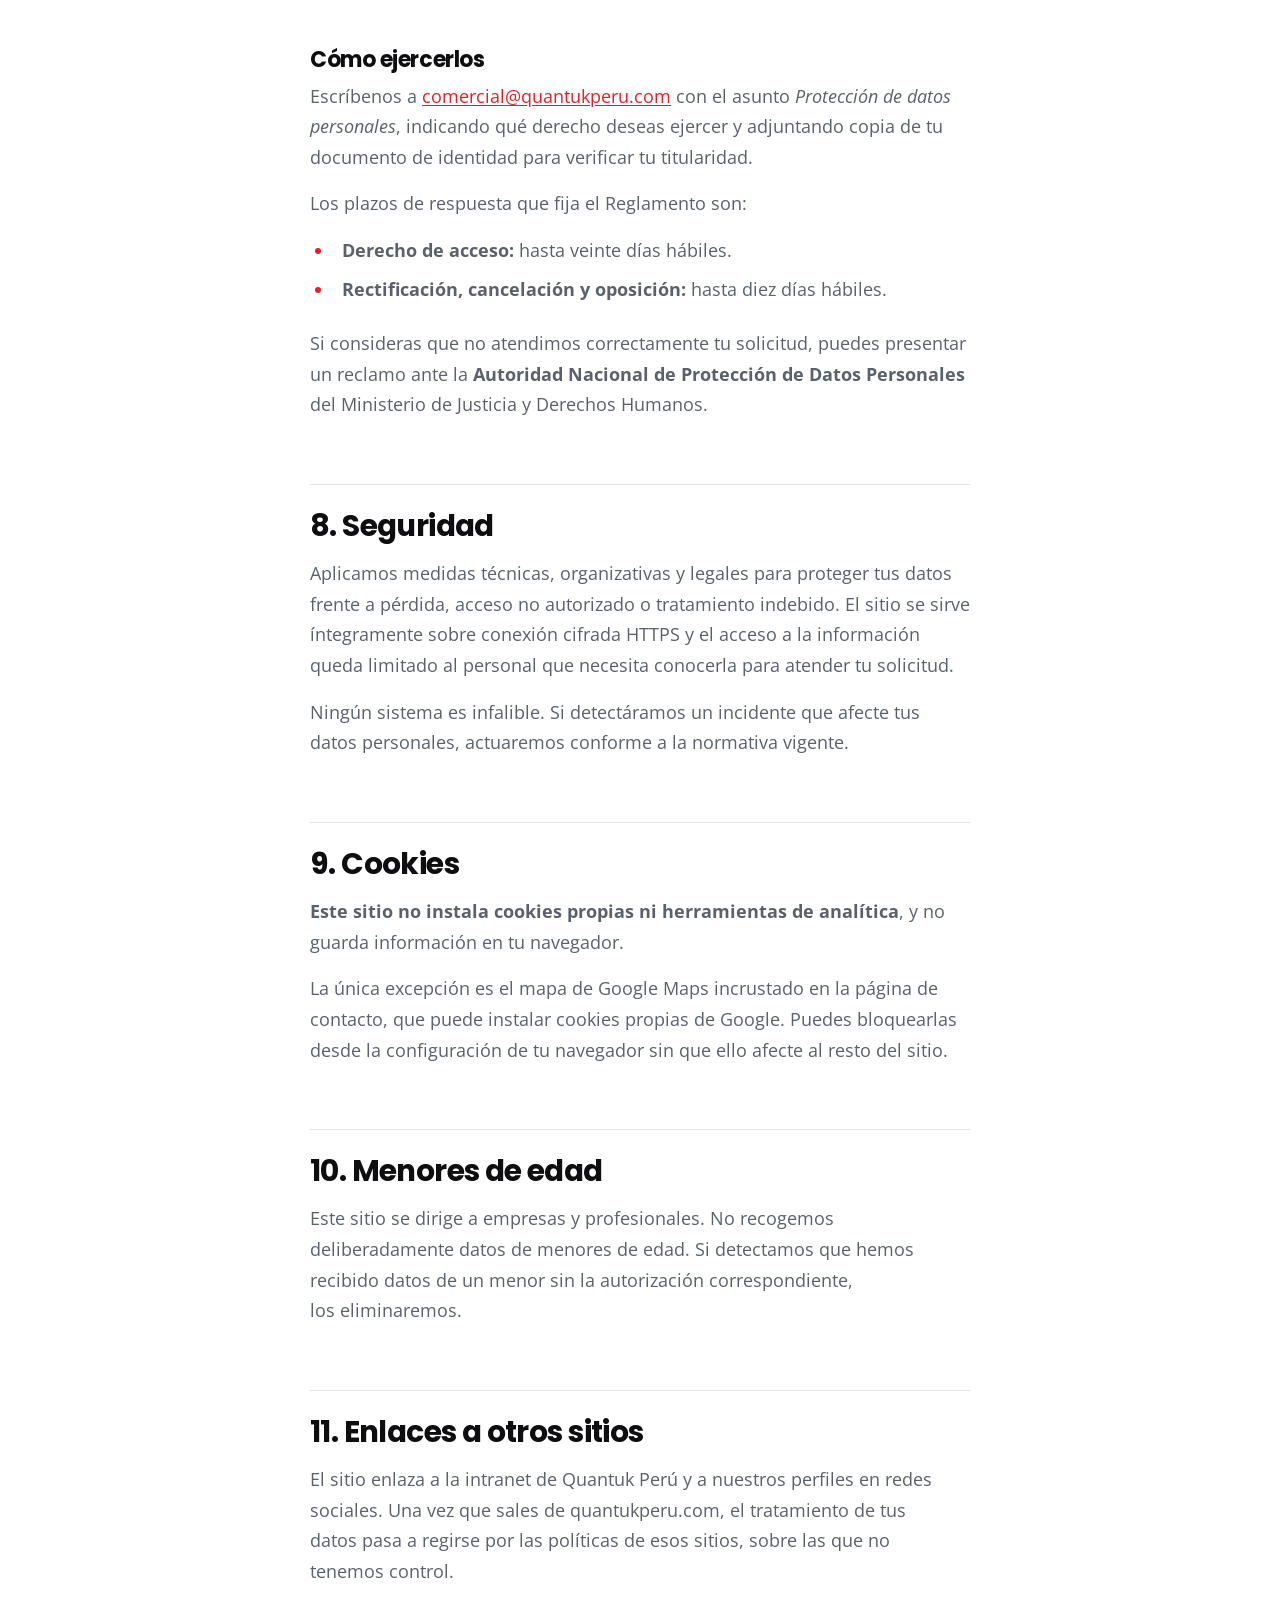
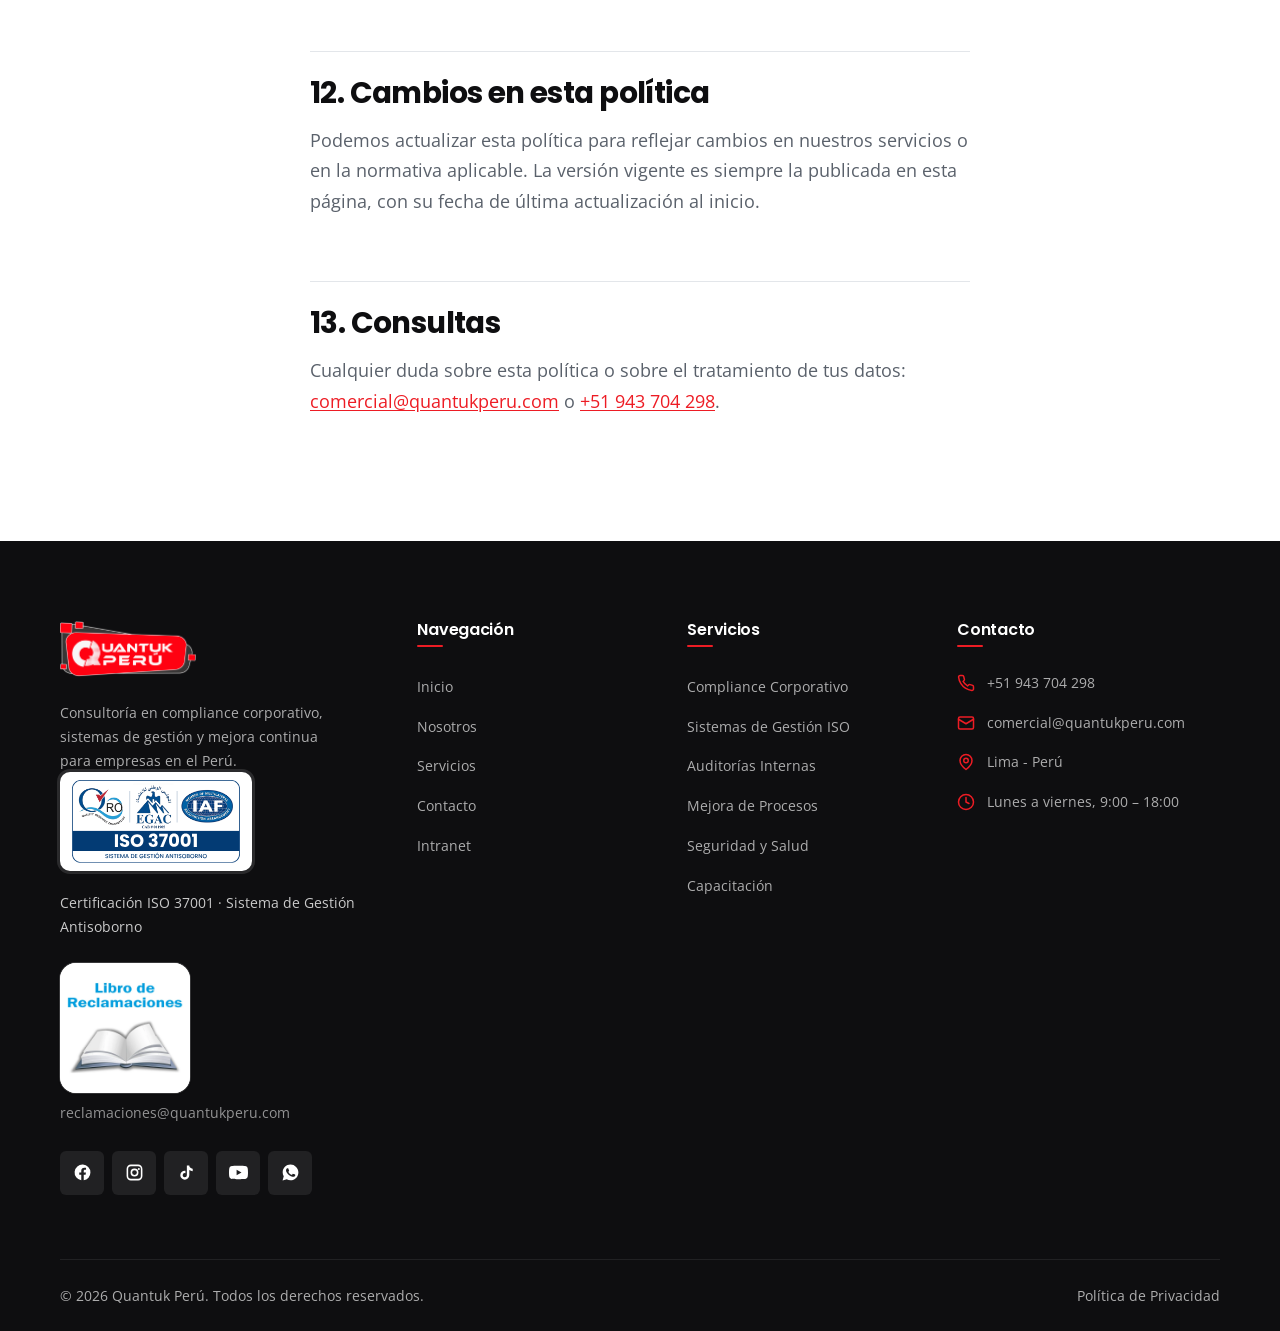
<file: privacidad.html>
<!DOCTYPE html>
<html lang="es-PE">
<head>
<meta charset="utf-8">
<meta name="viewport" content="width=device-width, initial-scale=1">

<title>Política de Privacidad | Quantuk Perú</title>
<meta name="description" content="Cómo QUANTUK PERÚ S.A.C. trata los datos personales recibidos a través de quantukperu.com: finalidad, plazos, destinatarios y cómo ejercer tus derechos.">
<link rel="canonical" href="https://quantukperu.com/privacidad">
<meta name="robots" content="index, follow">
<meta name="theme-color" content="#ed1c24">

<meta property="og:type" content="website">
<meta property="og:locale" content="es_PE">
<meta property="og:site_name" content="Quantuk Perú">
<meta property="og:title" content="Política de Privacidad | Quantuk Perú">
<meta property="og:description" content="Cómo tratamos tus datos personales y cómo ejercer tus derechos.">
<meta property="og:url" content="https://quantukperu.com/privacidad">
<meta property="og:image" content="https://quantukperu.com/assets/imagen/og/og-image.png">
<meta property="og:image:width" content="1200">
<meta property="og:image:height" content="630">
<meta name="twitter:card" content="summary_large_image">
<meta name="twitter:title" content="Política de Privacidad | Quantuk Perú">
<meta name="twitter:description" content="Cómo tratamos tus datos personales y cómo ejercer tus derechos.">
<meta name="twitter:image" content="https://quantukperu.com/assets/imagen/og/og-image.png">

<link rel="icon" href="assets/imagen/LOGO ORIGINAL.png" type="image/png">
<link rel="apple-touch-icon" href="assets/imagen/LOGO ORIGINAL.png">

<link rel="preconnect" href="https://fonts.googleapis.com">
<link rel="preconnect" href="https://fonts.gstatic.com" crossorigin>
<!-- Las tipografías se cargan SIN bloquear el pintado.
     Como <link rel="stylesheet"> normal, el navegador no dibuja nada hasta
     recibirla: si Google responde lento o no responde, la página se queda
     en blanco esperando. Con media="print" el navegador la descarga sin
     considerarla necesaria para pintar, y al terminar se pasa a "all".
     El texto aparece de inmediato con la tipografía del sistema y cambia a
     Poppins cuando llega. -->
<link rel="preload" as="style" href="https://fonts.googleapis.com/css2?family=Open+Sans:wght@300;400;500;600;700&family=Poppins:wght@400;500;600;700&display=swap">
<link rel="stylesheet" href="https://fonts.googleapis.com/css2?family=Open+Sans:wght@300;400;500;600;700&family=Poppins:wght@400;500;600;700&display=swap" media="print" onload="this.media='all';this.onload=null">
<noscript><link rel="stylesheet" href="https://fonts.googleapis.com/css2?family=Open+Sans:wght@300;400;500;600;700&family=Poppins:wght@400;500;600;700&display=swap"></noscript>

<link rel="stylesheet" href="assets/css/base.css">
<link rel="stylesheet" href="assets/css/layout.css">
<link rel="stylesheet" href="assets/css/components.css">
<link rel="stylesheet" href="assets/css/pages.css">
</head>

<body>

<a class="skip-link" href="#main">Saltar al contenido principal</a>
<div class="scroll-progress" aria-hidden="true"></div>

<!-- ==========================================================================
     Sprite de iconos. Definido una sola vez, referenciado con <use>.
     SVG en vez de emojis: escalan sin perder nitidez y heredan el color.
     ========================================================================== -->
<svg width="0" height="0" style="position:absolute" aria-hidden="true" focusable="false">
  <defs>
    <g id="i-phone" fill="none" stroke="currentColor" stroke-width="2" stroke-linecap="round" stroke-linejoin="round"><path d="M22 16.92v3a2 2 0 0 1-2.18 2 19.79 19.79 0 0 1-8.63-3.07 19.5 19.5 0 0 1-6-6 19.79 19.79 0 0 1-3.07-8.67A2 2 0 0 1 4.11 2h3a2 2 0 0 1 2 1.72c.13.96.36 1.9.7 2.81a2 2 0 0 1-.45 2.11L8.09 9.91a16 16 0 0 0 6 6l1.27-1.27a2 2 0 0 1 2.11-.45c.9.34 1.85.57 2.81.7A2 2 0 0 1 22 16.92z"/></g>
    <g id="i-pin" fill="none" stroke="currentColor" stroke-width="2" stroke-linecap="round" stroke-linejoin="round"><path d="M20 10c0 6-8 12-8 12s-8-6-8-12a8 8 0 0 1 16 0z"/><circle cx="12" cy="10" r="3"/></g>
    <g id="i-mail" fill="none" stroke="currentColor" stroke-width="2" stroke-linecap="round" stroke-linejoin="round"><rect x="2" y="4" width="20" height="16" rx="2"/><path d="m22 7-10 6L2 7"/></g>
    <g id="i-arrow-right" fill="none" stroke="currentColor" stroke-width="2.2" stroke-linecap="round" stroke-linejoin="round"><path d="M5 12h14"/><path d="m12 5 7 7-7 7"/></g>
    <g id="i-chevron-left" fill="none" stroke="currentColor" stroke-width="2.2" stroke-linecap="round" stroke-linejoin="round"><path d="m15 18-6-6 6-6"/></g>
    <g id="i-chevron-right" fill="none" stroke="currentColor" stroke-width="2.2" stroke-linecap="round" stroke-linejoin="round"><path d="m9 18 6-6-6-6"/></g>
    <g id="i-check" fill="none" stroke="currentColor" stroke-width="2.2" stroke-linecap="round" stroke-linejoin="round"><circle cx="12" cy="12" r="10"/><path d="m9 12 2 2 4-4"/></g>
    <g id="i-close" fill="none" stroke="currentColor" stroke-width="2.2" stroke-linecap="round" stroke-linejoin="round"><path d="M18 6 6 18"/><path d="m6 6 12 12"/></g>
    <g id="i-external" fill="none" stroke="currentColor" stroke-width="2.2" stroke-linecap="round" stroke-linejoin="round"><path d="M15 3h6v6"/><path d="M10 14 21 3"/><path d="M21 14v5a2 2 0 0 1-2 2H5a2 2 0 0 1-2-2V5a2 2 0 0 1 2-2h5"/></g>
    <g id="i-alert" fill="none" stroke="currentColor" stroke-width="2.2" stroke-linecap="round" stroke-linejoin="round"><circle cx="12" cy="12" r="10"/><path d="M12 8v4"/><path d="M12 16h.01"/></g>
    <g id="i-book" fill="none" stroke="currentColor" stroke-width="2" stroke-linecap="round" stroke-linejoin="round"><path d="M4 19.5A2.5 2.5 0 0 1 6.5 17H20"/><path d="M6.5 2H20v20H6.5A2.5 2.5 0 0 1 4 19.5v-15A2.5 2.5 0 0 1 6.5 2z"/><path d="M9 7h7"/><path d="M9 11h5"/></g>
    <g id="i-clock" fill="none" stroke="currentColor" stroke-width="2" stroke-linecap="round" stroke-linejoin="round"><circle cx="12" cy="12" r="10"/><path d="M12 6v6l4 2"/></g>
    <g id="i-instagram" fill="currentColor"><path d="M7.5 2h9A5.5 5.5 0 0 1 22 7.5v9a5.5 5.5 0 0 1-5.5 5.5h-9A5.5 5.5 0 0 1 2 16.5v-9A5.5 5.5 0 0 1 7.5 2zm0 2A3.5 3.5 0 0 0 4 7.5v9A3.5 3.5 0 0 0 7.5 20h9a3.5 3.5 0 0 0 3.5-3.5v-9A3.5 3.5 0 0 0 16.5 4h-9zM12 7a5 5 0 1 1 0 10 5 5 0 0 1 0-10zm0 2a3 3 0 1 0 0 6 3 3 0 0 0 0-6zm5.5-2.75a1.25 1.25 0 1 1 0 2.5 1.25 1.25 0 0 1 0-2.5z"/></g>
    <g id="i-tiktok" fill="currentColor"><path d="M16.6 5.82A4.28 4.28 0 0 1 15.54 3h-3.09v12.4a2.59 2.59 0 0 1-2.59 2.5 2.59 2.59 0 1 1 .8-5.05V9.7a5.68 5.68 0 0 0-.8-.06 5.7 5.7 0 1 0 5.7 5.66V8.9a7.35 7.35 0 0 0 4.29 1.37V7.18a4.28 4.28 0 0 1-3.25-1.36z"/></g>
    <g id="i-youtube" fill="currentColor"><path d="M23.5 6.2a3.02 3.02 0 0 0-2.12-2.14C19.5 3.55 12 3.55 12 3.55s-7.5 0-9.38.51A3.02 3.02 0 0 0 .5 6.2C0 8.09 0 12 0 12s0 3.91.5 5.8a3.02 3.02 0 0 0 2.12 2.14c1.88.51 9.38.51 9.38.51s7.5 0 9.38-.51a3.02 3.02 0 0 0 2.12-2.14C24 15.91 24 12 24 12s0-3.91-.5-5.8zM9.6 15.6V8.4l6.2 3.6-6.2 3.6z"/></g>
    <g id="i-facebook" fill="currentColor"><path d="M22 12a10 10 0 1 0-11.56 9.88v-6.99H7.9V12h2.54V9.8c0-2.5 1.5-3.89 3.77-3.89 1.1 0 2.24.2 2.24.2v2.46h-1.26c-1.24 0-1.63.77-1.63 1.56V12h2.78l-.45 2.89h-2.33v6.99A10 10 0 0 0 22 12z"/></g>
    <g id="i-whatsapp" fill="currentColor"><path d="M12.04 2C6.58 2 2.13 6.45 2.13 11.91c0 1.75.46 3.45 1.32 4.95L2 22l5.25-1.38a9.87 9.87 0 0 0 4.79 1.22h.01c5.46 0 9.91-4.45 9.91-9.91 0-2.65-1.03-5.14-2.9-7.01A9.82 9.82 0 0 0 12.04 2zm5.8 14.06c-.25.69-1.44 1.32-1.99 1.37-.53.05-1.02.24-3.44-.72-2.9-1.14-4.74-4.1-4.88-4.29-.14-.19-1.16-1.55-1.16-2.95s.73-2.09 1-2.38c.26-.29.57-.36.76-.36h.55c.17 0 .42-.07.65.5.24.58.81 2 .88 2.14.07.15.12.32.02.5-.1.19-.15.31-.29.48-.15.17-.31.38-.44.51-.15.14-.3.3-.13.59.17.29.76 1.25 1.63 2.03 1.12 1 2.06 1.31 2.35 1.46.29.14.46.12.63-.07.17-.19.73-.85.92-1.14.19-.29.39-.24.65-.14.26.09 1.66.78 1.94.93.29.14.48.21.55.33.07.12.07.69-.18 1.38z"/></g>
  </defs>
</svg>

<!-- ==========================================================================
     HEADER — topbar negra + barra roja montada sobre el hero
     Idéntico en las cuatro páginas.
     ========================================================================== -->
<header class="site-header" id="siteHeader">

  <div class="topbar">
    <div class="container topbar__inner">

      <a class="brand" href="/" aria-label="Quantuk Perú, ir al inicio">
        <img src="assets/imagen/LOGO ORIGINAL.png" alt="Quantuk Perú" width="200" height="67">
      </a>

      <ul class="topbar__contacts">
        <li class="topbar__contact">
          <span class="topbar__icon" aria-hidden="true"><svg viewBox="0 0 24 24"><use href="#i-phone"></use></svg></span>
          <span class="topbar__meta">
            <span class="topbar__label">Teléfono</span>
            <a class="topbar__value" href="tel:+51943704298">+51 943 704 298</a>
          </span>
        </li>
        <li class="topbar__contact">
          <span class="topbar__icon" aria-hidden="true"><svg viewBox="0 0 24 24"><use href="#i-pin"></use></svg></span>
          <span class="topbar__meta">
            <span class="topbar__label">Ubicación</span>
            <span class="topbar__value">Lima - Perú</span>
          </span>
        </li>
        <li class="topbar__contact">
          <span class="topbar__icon" aria-hidden="true"><svg viewBox="0 0 24 24"><use href="#i-mail"></use></svg></span>
          <span class="topbar__meta">
            <span class="topbar__label">Correo</span>
            <a class="topbar__value" href="mailto:comercial@quantukperu.com">comercial@quantukperu.com</a>
          </span>
        </li>
      </ul>

    </div>
  </div>

  <div class="container navbar-wrap">
    <nav class="navbar" aria-label="Navegación principal">

      <a class="navbar__brand" href="/" aria-label="Quantuk Perú, ir al inicio">
        <img src="assets/imagen/LOGO ORIGINAL.png" alt="" width="102" height="34">
      </a>

      <ul class="navbar__menu">
        <li><a class="navbar__link" href="/">Inicio</a></li>
        <li><a class="navbar__link" href="/nosotros">Nosotros</a></li>
        <li><a class="navbar__link" href="/servicios">Servicios</a></li>
        <li><a class="navbar__link" href="/contacto">Contacto</a></li>
        <li>
          <a class="navbar__link navbar__link--external" href="https://rrhh.quantukperu.com/login" target="_blank" rel="noopener noreferrer">
            Intranet
            <svg viewBox="0 0 24 24" aria-hidden="true"><use href="#i-external"></use></svg>
            <span class="visually-hidden">(se abre en una pestaña nueva)</span>
          </a>
        </li>
      </ul>

      <div class="navbar__actions">
        <button class="btn btn--light" type="button" data-quote-open>Cotiza Con Nosotros</button>
        <button class="nav-toggle" type="button" data-drawer-open aria-expanded="false" aria-controls="mobileDrawer" aria-label="Abrir menú de navegación">
          <span class="nav-toggle__bars"></span>
        </button>
      </div>

    </nav>
  </div>

</header>

<!-- Drawer móvil -->
<div class="drawer-scrim" aria-hidden="true"></div>

<aside class="drawer" id="mobileDrawer" aria-hidden="true" aria-label="Menú de navegación">
  <div class="drawer__head">
    <img src="assets/imagen/LOGO ORIGINAL.png" alt="Quantuk Perú" width="120" height="40">
    <button class="drawer__close" type="button" data-drawer-close aria-label="Cerrar menú">
      <svg viewBox="0 0 24 24" aria-hidden="true"><use href="#i-close"></use></svg>
    </button>
  </div>

  <nav class="drawer__menu" aria-label="Navegación móvil">
    <a class="drawer__link" href="/">Inicio</a>
    <a class="drawer__link" href="/nosotros">Nosotros</a>
    <a class="drawer__link" href="/servicios">Servicios</a>
    <a class="drawer__link" href="/contacto">Contacto</a>
    <a class="drawer__link" href="https://rrhh.quantukperu.com/login" target="_blank" rel="noopener noreferrer">
      Intranet <svg viewBox="0 0 24 24" aria-hidden="true"><use href="#i-external"></use></svg>
    </a>
  </nav>

  <button class="btn btn--primary btn--block" type="button" data-quote-open>Cotiza Con Nosotros</button>

  <div class="drawer__contacts">
    <a href="tel:+51943704298"><svg viewBox="0 0 24 24" aria-hidden="true"><use href="#i-phone"></use></svg> +51 943 704 298</a>
    <a href="mailto:comercial@quantukperu.com"><svg viewBox="0 0 24 24" aria-hidden="true"><use href="#i-mail"></use></svg> comercial@quantukperu.com</a>
    <span><svg viewBox="0 0 24 24" aria-hidden="true"><use href="#i-pin"></use></svg> Lima - Perú</span>
  </div>
</aside>

<main id="main">

  <section class="page-hero" aria-labelledby="page-title">
    <div class="container">
      <ol class="breadcrumb">
        <li><a href="/">Inicio</a></li>
        <li><span aria-current="page">Política de Privacidad</span></li>
      </ol>
      <h1 class="page-hero__title" id="page-title">Política de Privacidad</h1>
      <p class="page-hero__text">Cómo tratamos los datos personales que nos confías y cómo puedes ejercer tus derechos.</p>
    </div>
  </section>

  <section class="section">
    <div class="container container--narrow legal">

      <p class="legal__meta">Última actualización: 10 de septiembre de 2026</p>

      <p class="lead">Esta política explica qué datos personales recogemos a través de
      quantukperu.com, con qué finalidad los usamos, con quién los compartimos, cuánto tiempo
      los conservamos y qué derechos tienes sobre ellos.</p>

      <p>Está redactada conforme a la <span class="nowrap">Ley N.° 29733</span>, Ley de Protección de Datos Personales, y
      su Reglamento aprobado por <span class="nowrap">Decreto Supremo N.° 003-2013-JUS</span>.</p>

      <h2>1. Quién trata tus datos</h2>
      <p>El responsable del tratamiento es:</p>
      <ul class="legal__data">
        <li><strong>Razón social</strong><span>QUANTUK PERÚ S.A.C.</span></li>
        <li><strong>RUC</strong><span>20614465728</span></li>
        <li><strong>Domicilio</strong><span>Av. República de Chile 324, Int. 601, Urb. Santa Beatriz (Edificio Polaris), Jesús María, Lima, Perú</span></li>
        <li><strong>Correo</strong><span><a href="mailto:comercial@quantukperu.com">comercial@quantukperu.com</a></span></li>
        <li><strong>Teléfono</strong><span><a href="tel:+51943704298">+51 943 704 298</a></span></li>
      </ul>

      <!-- TODO legal: los bancos de datos personales deben inscribirse en el Registro
           Nacional de Protección de Datos Personales de la ANPD. Confirmar que el trámite
           esté hecho antes de publicar esta página. -->
      <p>Los datos se almacenan en el banco de datos personales denominado
      <em>Clientes y Prospectos</em>, de titularidad de QUANTUK PERÚ S.A.C.</p>

      <h2>2. Qué datos recogemos</h2>
      <p>Únicamente los que nos entregas de forma voluntaria al completar el formulario de
      contacto o el de solicitud de cotización:</p>
      <ul class="checklist">
        <li><svg viewBox="0 0 24 24" aria-hidden="true"><use href="#i-check"></use></svg><span>Nombre y apellido</span></li>
        <li><svg viewBox="0 0 24 24" aria-hidden="true"><use href="#i-check"></use></svg><span>Empresa</span></li>
        <li><svg viewBox="0 0 24 24" aria-hidden="true"><use href="#i-check"></use></svg><span>Correo electrónico</span></li>
        <li><svg viewBox="0 0 24 24" aria-hidden="true"><use href="#i-check"></use></svg><span>Teléfono</span></li>
        <li><svg viewBox="0 0 24 24" aria-hidden="true"><use href="#i-check"></use></svg><span>Servicio de interés y el mensaje que nos escribas</span></li>
      </ul>
      <p><strong>No recogemos datos sensibles</strong> en el sentido del artículo 2.5 de la
      <span class="nowrap">Ley N.° 29733</span>: no solicitamos origen étnico, información de salud, datos biométricos,
      convicciones religiosas, opiniones políticas ni información financiera.</p>
      <p>Tampoco elaboramos perfiles ni tomamos decisiones automatizadas sobre ti.</p>

      <h2>3. Para qué los usamos</h2>
      <p>Exclusivamente para:</p>
      <ol class="legal__list">
        <li>Responder la consulta o solicitud que nos enviaste.</li>
        <li>Elaborar y remitirte una propuesta de servicios.</li>
        <li>Mantener el contacto comercial vinculado a esa solicitud.</li>
        <li>Cumplir las obligaciones legales, contables y tributarias que correspondan en
        caso de que lleguemos a contratar.</li>
      </ol>
      <p><strong>No vendemos ni cedemos tus datos a terceros con fines comerciales</strong>,
      ni los usamos para publicidad masiva o campañas ajenas al servicio que consultaste.</p>

      <h2>4. Entregarlos es voluntario</h2>
      <p>Completar los formularios no es obligatorio. Los campos marcados con asterisco son
      los mínimos que necesitamos para poder responderte: si no los completas, no podremos
      atender tu consulta. Esa es la única consecuencia.</p>
      <p>Siempre puedes escribirnos directamente a
      <a href="mailto:comercial@quantukperu.com">comercial@quantukperu.com</a> sin usar el formulario.</p>

      <h2>5. Con quién se comparten</h2>

      <h3>Envío del formulario por WhatsApp</h3>
      <p>Al enviar cualquiera de los formularios, el sitio abre WhatsApp con tu mensaje ya
      redactado para que seas tú quien lo envíe. Esto significa que <strong>el contenido de tu
      solicitud se transmite a través de la infraestructura de WhatsApp LLC, del grupo Meta,
      cuyos servidores se encuentran fuera del Perú</strong>. Constituye un flujo
      transfronterizo de datos personales en los términos del artículo 15 de la <span class="nowrap">Ley N.° 29733</span>.</p>
      <p>Al pulsar el botón de envío estás consintiendo esa transmisión. El tratamiento que
      WhatsApp haga de esos datos se rige por sus propias políticas. Si prefieres evitarlo,
      escríbenos por correo a <a href="mailto:comercial@quantukperu.com">comercial@quantukperu.com</a>.</p>

      <h3>Servicios de terceros incorporados en el sitio</h3>
      <ul class="legal__list">
        <li><strong>Google Fonts</strong> entrega las tipografías del sitio. Tu navegador se
        conecta a servidores de Google, que reciben tu dirección IP.</li>
        <li><strong>Google Maps</strong> muestra el mapa de la página de contacto. Ese mapa
        puede instalar cookies propias de Google y recibir tu dirección IP.</li>
      </ul>
      <p>Ninguno de esos servicios recibe los datos que introduces en los formularios.</p>

      <h3>Autoridades</h3>
      <p>Podremos entregar información cuando lo exija una norma legal o lo requiera una
      autoridad competente mediante resolución motivada.</p>

      <h2>6. Cuánto tiempo los conservamos</h2>
      <p>Conservamos tus datos mientras dure el contacto comercial y hasta <strong>dos años
      después de la última comunicación</strong>. Cumplido ese plazo, los eliminamos.</p>
      <p>Si llegamos a contratar, los datos vinculados a la relación contractual se conservan
      durante el plazo que exijan las obligaciones tributarias y contables aplicables.</p>
      <p>Puedes solicitar la eliminación antes de ese plazo en cualquier momento.</p>

      <h2>7. Tus derechos</h2>
      <p>La <span class="nowrap">Ley N.° 29733</span> te reconoce los siguientes derechos sobre tus datos:</p>
      <ul class="checklist">
        <li><svg viewBox="0 0 24 24" aria-hidden="true"><use href="#i-check"></use></svg>
          <span><strong>Información</strong><p>Saber qué datos tenemos y cómo los usamos.</p></span></li>
        <li><svg viewBox="0 0 24 24" aria-hidden="true"><use href="#i-check"></use></svg>
          <span><strong>Acceso</strong><p>Obtener copia de los datos que conservamos sobre ti.</p></span></li>
        <li><svg viewBox="0 0 24 24" aria-hidden="true"><use href="#i-check"></use></svg>
          <span><strong>Rectificación</strong><p>Corregir datos inexactos o incompletos.</p></span></li>
        <li><svg viewBox="0 0 24 24" aria-hidden="true"><use href="#i-check"></use></svg>
          <span><strong>Cancelación</strong><p>Solicitar que los eliminemos.</p></span></li>
        <li><svg viewBox="0 0 24 24" aria-hidden="true"><use href="#i-check"></use></svg>
          <span><strong>Oposición</strong><p>Oponerte a un tratamiento concreto.</p></span></li>
        <li><svg viewBox="0 0 24 24" aria-hidden="true"><use href="#i-check"></use></svg>
          <span><strong>Revocación</strong><p>Retirar tu consentimiento cuando quieras, sin necesidad de justificarlo.</p></span></li>
      </ul>

      <h3>Cómo ejercerlos</h3>
      <p>Escríbenos a <a href="mailto:comercial@quantukperu.com">comercial@quantukperu.com</a> con el
      asunto <em>Protección de datos personales</em>, indicando qué derecho deseas ejercer y
      adjuntando copia de tu documento de identidad para verificar tu titularidad.</p>
      <p>Los plazos de respuesta que fija el Reglamento son:</p>
      <ul class="legal__list">
        <li><strong>Derecho de acceso:</strong> hasta veinte días hábiles.</li>
        <li><strong>Rectificación, cancelación y oposición:</strong> hasta diez días hábiles.</li>
      </ul>
      <p>Si consideras que no atendimos correctamente tu solicitud, puedes presentar un
      reclamo ante la <strong>Autoridad Nacional de Protección de Datos Personales</strong>
      del Ministerio de Justicia y Derechos Humanos.</p>

      <h2>8. Seguridad</h2>
      <p>Aplicamos medidas técnicas, organizativas y legales para proteger tus datos frente a
      pérdida, acceso no autorizado o tratamiento indebido. El sitio se sirve íntegramente
      sobre conexión cifrada HTTPS y el acceso a la información queda limitado al personal que
      necesita conocerla para atender tu solicitud.</p>
      <p>Ningún sistema es infalible. Si detectáramos un incidente que afecte tus datos
      personales, actuaremos conforme a la normativa vigente.</p>

      <h2>9. Cookies</h2>
      <p><strong>Este sitio no instala cookies propias ni herramientas de analítica</strong>,
      y no guarda información en tu navegador.</p>
      <p>La única excepción es el mapa de Google Maps incrustado en la página de contacto, que
      puede instalar cookies propias de Google. Puedes bloquearlas desde la configuración de
      tu navegador sin que ello afecte al resto del sitio.</p>

      <h2>10. Menores de edad</h2>
      <p>Este sitio se dirige a empresas y profesionales. No recogemos deliberadamente datos
      de menores de edad. Si detectamos que hemos recibido datos de un menor sin la
      autorización correspondiente, los eliminaremos.</p>

      <h2>11. Enlaces a otros sitios</h2>
      <p>El sitio enlaza a la intranet de Quantuk Perú y a nuestros perfiles en redes
      sociales. Una vez que sales de quantukperu.com, el tratamiento de tus datos pasa a
      regirse por las políticas de esos sitios, sobre las que no tenemos control.</p>

      <h2>12. Cambios en esta política</h2>
      <p>Podemos actualizar esta política para reflejar cambios en nuestros servicios o en la
      normativa aplicable. La versión vigente es siempre la publicada en esta página, con su
      fecha de última actualización al inicio.</p>

      <h2>13. Consultas</h2>
      <p>Cualquier duda sobre esta política o sobre el tratamiento de tus datos:
      <a href="mailto:comercial@quantukperu.com">comercial@quantukperu.com</a> o
      <a href="tel:+51943704298">+51 943 704 298</a>.</p>

    </div>
  </section>

</main>


<!-- ==========================================================================
     FOOTER
     ========================================================================== -->
<footer class="site-footer">
  <div class="container">
    <div class="site-footer__grid">

      <div class="site-footer__brand">
        <img src="assets/imagen/LOGO ORIGINAL.png" alt="Quantuk Perú" width="168" height="56">
        <p>Consultoría en compliance corporativo, sistemas de gestión y mejora continua para empresas en el Perú.</p>
        <figure class="footer-cert">
          <span class="footer-cert__plate"><img src="assets/imagen/certificaciones/iso-37001-antisoborno.svg" alt="Certificación ISO 37001 – Sistema de Gestión Antisoborno" width="168" height="82" loading="lazy" decoding="async"></span>
          <figcaption>Certificación ISO 37001 &middot; Sistema de Gestión Antisoborno</figcaption>
        </figure>
        <div class="footer-lr-card">
          <a class="footer-lr-card__link" href="/libro-de-reclamaciones">
            <picture>
              <source srcset="assets/imagen/libro-reclamaciones-card.webp" type="image/webp">
              <img src="assets/imagen/libro-reclamaciones-card.png" alt="Libro de Reclamaciones virtual – INDECOPI" width="600" height="600" loading="lazy" decoding="async">
            </picture>
          </a>
          <a class="footer-lr-card__mail" href="mailto:reclamaciones@quantukperu.com">reclamaciones@quantukperu.com</a>
        </div>
        <div class="footer-social">
          <a href="https://www.facebook.com/somosquantukperu" target="_blank" rel="noopener noreferrer" aria-label="Facebook de Quantuk Perú">
            <svg viewBox="0 0 24 24" aria-hidden="true"><use href="#i-facebook"></use></svg>
          </a>
          <a href="https://www.instagram.com/somosquantukperu/" target="_blank" rel="noopener noreferrer" aria-label="Instagram de Quantuk Perú">
            <svg viewBox="0 0 24 24" aria-hidden="true"><use href="#i-instagram"></use></svg>
          </a>
          <a href="https://www.tiktok.com/@somosquantukperu" target="_blank" rel="noopener noreferrer" aria-label="TikTok de Quantuk Perú">
            <svg viewBox="0 0 24 24" aria-hidden="true"><use href="#i-tiktok"></use></svg>
          </a>
          <a href="https://www.youtube.com/@somosquantukperu" target="_blank" rel="noopener noreferrer" aria-label="YouTube de Quantuk Perú">
            <svg viewBox="0 0 24 24" aria-hidden="true"><use href="#i-youtube"></use></svg>
          </a>
          <a href="https://wa.me/51943704298" target="_blank" rel="noopener noreferrer" aria-label="WhatsApp de Quantuk Perú">
            <svg viewBox="0 0 24 24" aria-hidden="true"><use href="#i-whatsapp"></use></svg>
          </a>
        </div>
      </div>

      <nav aria-labelledby="footer-nav-title">
        <h2 class="footer-title" id="footer-nav-title">Navegación</h2>
        <ul class="footer-list">
          <li><a href="/">Inicio</a></li>
          <li><a href="/nosotros">Nosotros</a></li>
          <li><a href="/servicios">Servicios</a></li>
          <li><a href="/contacto">Contacto</a></li>
          <li><a href="https://rrhh.quantukperu.com/login" target="_blank" rel="noopener noreferrer">Intranet</a></li>
        </ul>
      </nav>

      <nav aria-labelledby="footer-serv-title">
        <h2 class="footer-title" id="footer-serv-title">Servicios</h2>
        <ul class="footer-list">
          <li><a href="/servicios#compliance">Compliance Corporativo</a></li>
          <li><a href="/servicios#iso">Sistemas de Gestión ISO</a></li>
          <li><a href="/servicios#auditorias">Auditorías Internas</a></li>
          <li><a href="/servicios#procesos">Mejora de Procesos</a></li>
          <li><a href="/servicios#sst">Seguridad y Salud</a></li>
          <li><a href="/servicios#capacitacion">Capacitación</a></li>
        </ul>
      </nav>

      <div>
        <h2 class="footer-title">Contacto</h2>
        <ul class="footer-contact">
          <li>
            <svg viewBox="0 0 24 24" aria-hidden="true"><use href="#i-phone"></use></svg>
            <a href="tel:+51943704298">+51 943 704 298</a>
          </li>
          <li>
            <svg viewBox="0 0 24 24" aria-hidden="true"><use href="#i-mail"></use></svg>
            <a href="mailto:comercial@quantukperu.com">comercial@quantukperu.com</a>
          </li>
          <li>
            <svg viewBox="0 0 24 24" aria-hidden="true"><use href="#i-pin"></use></svg>
            <span>Lima - Perú</span>
          </li>
          <li>
            <svg viewBox="0 0 24 24" aria-hidden="true"><use href="#i-clock"></use></svg>
            <span>Lunes a viernes, 9:00 – 18:00</span>
          </li>
        </ul>
      </div>

    </div>

    <div class="site-footer__bottom">
      <p>&copy; <span data-year>2026</span> Quantuk Perú. Todos los derechos reservados.</p>
      <p class="site-footer__legal"><a href="/privacidad">Política de Privacidad</a></p>
    </div>
  </div>
</footer>

<!-- ==========================================================================
     MODAL DE COTIZACIÓN — disponible en las cuatro páginas
     ========================================================================== -->
<div class="quote-modal" id="quoteModal" role="dialog" aria-modal="true" aria-labelledby="quote-title" aria-hidden="true">
  <div class="quote-modal__scrim" data-quote-close></div>

  <div class="quote-modal__dialog">
    <div class="quote-modal__head">
      <div>
        <h2 id="quote-title">Solicita tu cotización</h2>
        <p>Completa tus datos y te abrimos WhatsApp con la solicitud ya redactada. Solo tendrás que presionar enviar.</p>
      </div>
      <button class="quote-modal__close" type="button" data-quote-close aria-label="Cerrar formulario de cotización">
        <svg viewBox="0 0 24 24" aria-hidden="true"><use href="#i-close"></use></svg>
      </button>
    </div>

    <!-- Entrega por WhatsApp. Para pasar a correo: quitar data-whatsapp y poner data-endpoint="TU_URL" -->
    <form class="form" data-form data-whatsapp="51943704298" novalidate>
      <div class="form__row">
        <div class="field">
          <label class="field__label" for="quote-name">Nombre y apellido <span class="req" aria-hidden="true">*</span></label>
          <input class="field__control" type="text" id="quote-name" name="nombre" autocomplete="name" required>
          <span class="field__error"><svg viewBox="0 0 24 24" aria-hidden="true"><use href="#i-alert"></use></svg><span data-error-text></span></span>
        </div>
        <div class="field">
          <label class="field__label" for="quote-company">Empresa <span class="req" aria-hidden="true">*</span></label>
          <input class="field__control" type="text" id="quote-company" name="empresa" autocomplete="organization" required>
          <span class="field__error"><svg viewBox="0 0 24 24" aria-hidden="true"><use href="#i-alert"></use></svg><span data-error-text></span></span>
        </div>
      </div>

      <div class="form__row">
        <div class="field">
          <label class="field__label" for="quote-email">Correo corporativo <span class="req" aria-hidden="true">*</span></label>
          <input class="field__control" type="email" id="quote-email" name="correo" autocomplete="email" inputmode="email" required>
          <span class="field__error"><svg viewBox="0 0 24 24" aria-hidden="true"><use href="#i-alert"></use></svg><span data-error-text></span></span>
        </div>
        <div class="field">
          <label class="field__label" for="quote-phone">Teléfono <span class="req" aria-hidden="true">*</span></label>
          <input class="field__control" type="tel" id="quote-phone" name="telefono" autocomplete="tel" inputmode="tel" required>
          <span class="field__hint">Incluye el código de país, por ejemplo +51</span>
          <span class="field__error"><svg viewBox="0 0 24 24" aria-hidden="true"><use href="#i-alert"></use></svg><span data-error-text></span></span>
        </div>
      </div>

      <div class="field">
        <label class="field__label" for="quote-service">Servicio de interés <span class="req" aria-hidden="true">*</span></label>
        <select class="field__control" id="quote-service" name="servicio" required>
          <option value="">Selecciona un servicio</option>
          <option value="compliance">Compliance Corporativo</option>
          <option value="iso">Sistemas de Gestión ISO</option>
          <option value="auditorias">Auditorías Internas</option>
          <option value="procesos">Mejora Continua de Procesos</option>
          <option value="sst">Seguridad y Salud en el Trabajo</option>
          <option value="capacitacion">Capacitación Corporativa</option>
          <option value="otro">Otro / No estoy seguro</option>
        </select>
        <span class="field__error"><svg viewBox="0 0 24 24" aria-hidden="true"><use href="#i-alert"></use></svg><span data-error-text></span></span>
      </div>

      <div class="field">
        <label class="field__label" for="quote-message">Cuéntanos sobre tu necesidad <span class="req" aria-hidden="true">*</span></label>
        <textarea class="field__control" id="quote-message" name="mensaje" maxlength="900" required></textarea>
        <span class="field__error"><svg viewBox="0 0 24 24" aria-hidden="true"><use href="#i-alert"></use></svg><span data-error-text></span></span>
      </div>

      <div class="field field--check">
        <input type="checkbox" id="quote-consent" name="consentimiento" required>
        <label for="quote-consent">Autorizo el tratamiento de mis datos personales conforme a la <a href="/privacidad" target="_blank" rel="noopener">Política de Privacidad</a>.</label>
      </div>

      <div class="form__status" role="status" aria-live="polite">
        <svg viewBox="0 0 24 24" aria-hidden="true"><use href="#i-check"></use></svg>
        <span><span data-status-text></span> <a data-status-link href="#" target="_blank" rel="noopener noreferrer" hidden></a></span>
      </div>

      <button class="btn btn--primary btn--block" type="submit"><svg viewBox="0 0 24 24" aria-hidden="true"><use href="#i-whatsapp"></use></svg> Enviar por WhatsApp</button>
    </form>
  </div>
</div>

<script src="assets/js/main.js" defer></script>
<script src="assets/js/forms.js" defer></script>

</body>
</html>
</file>
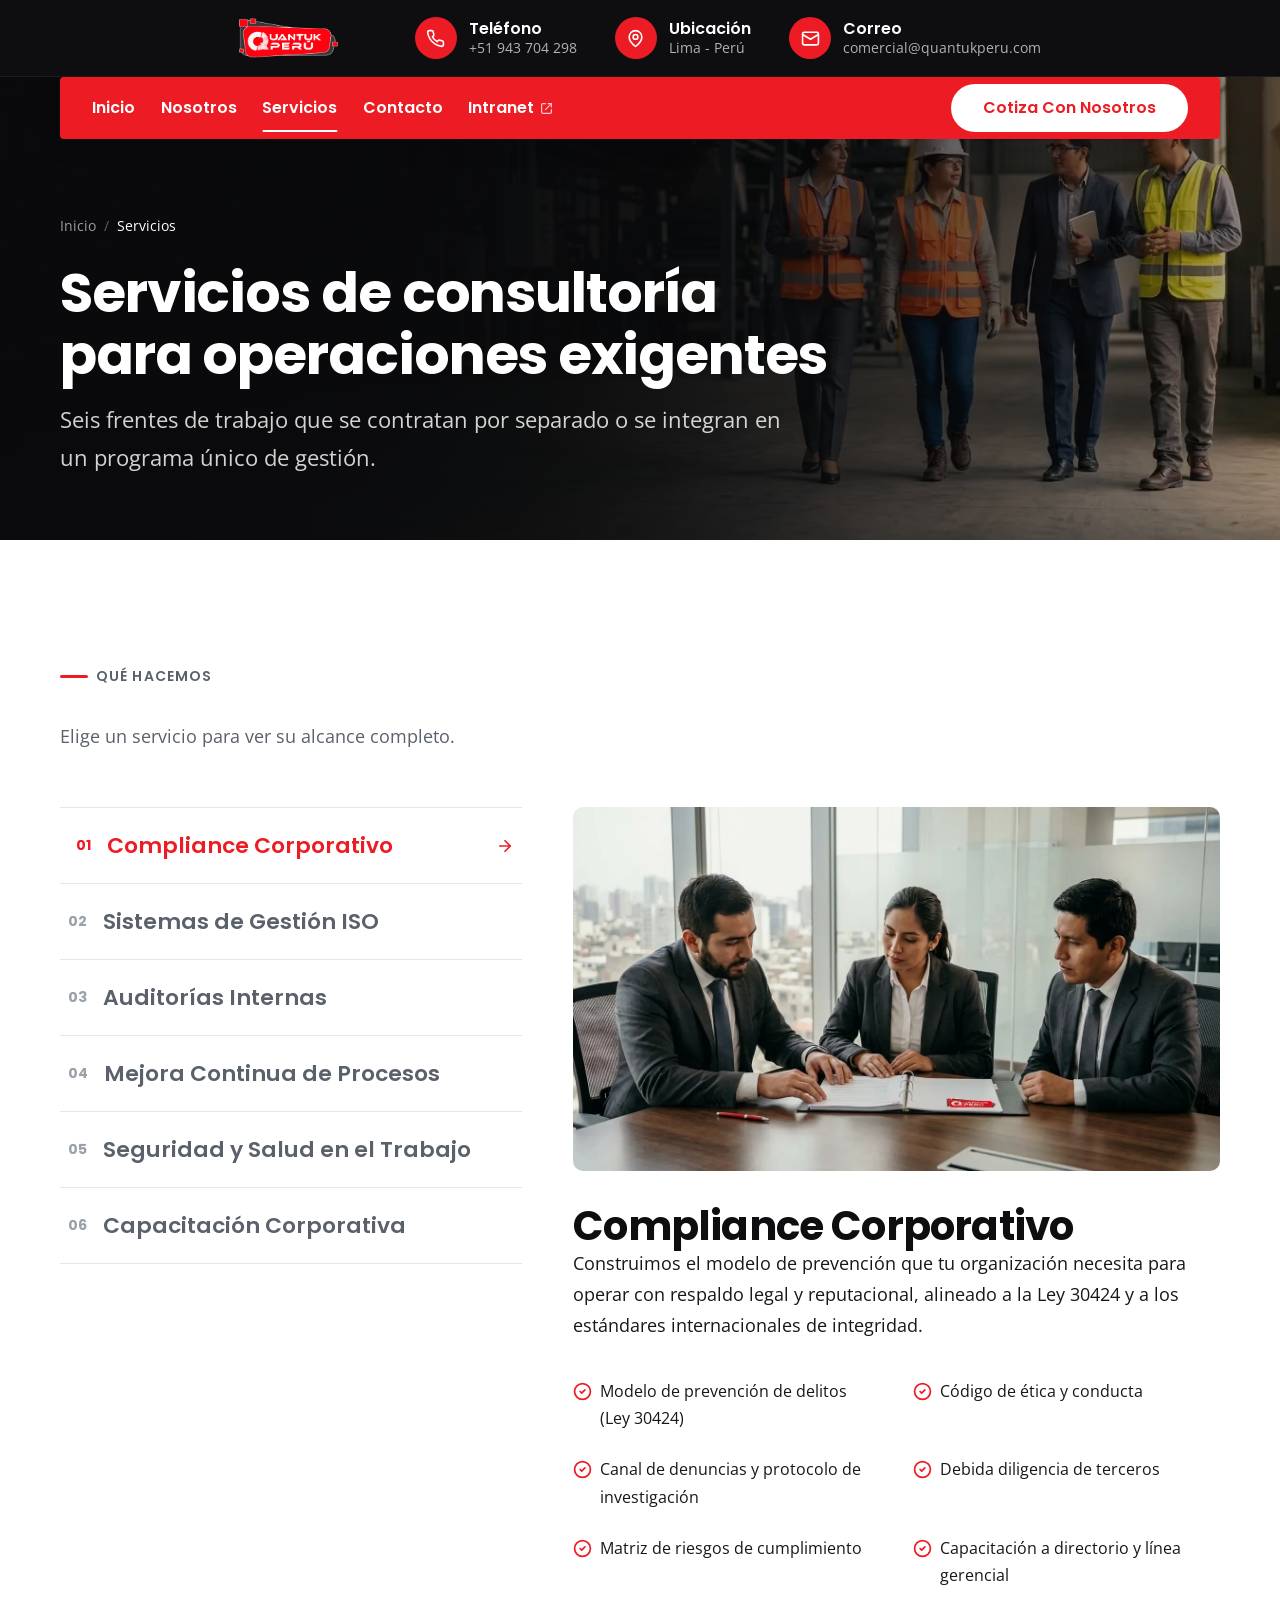
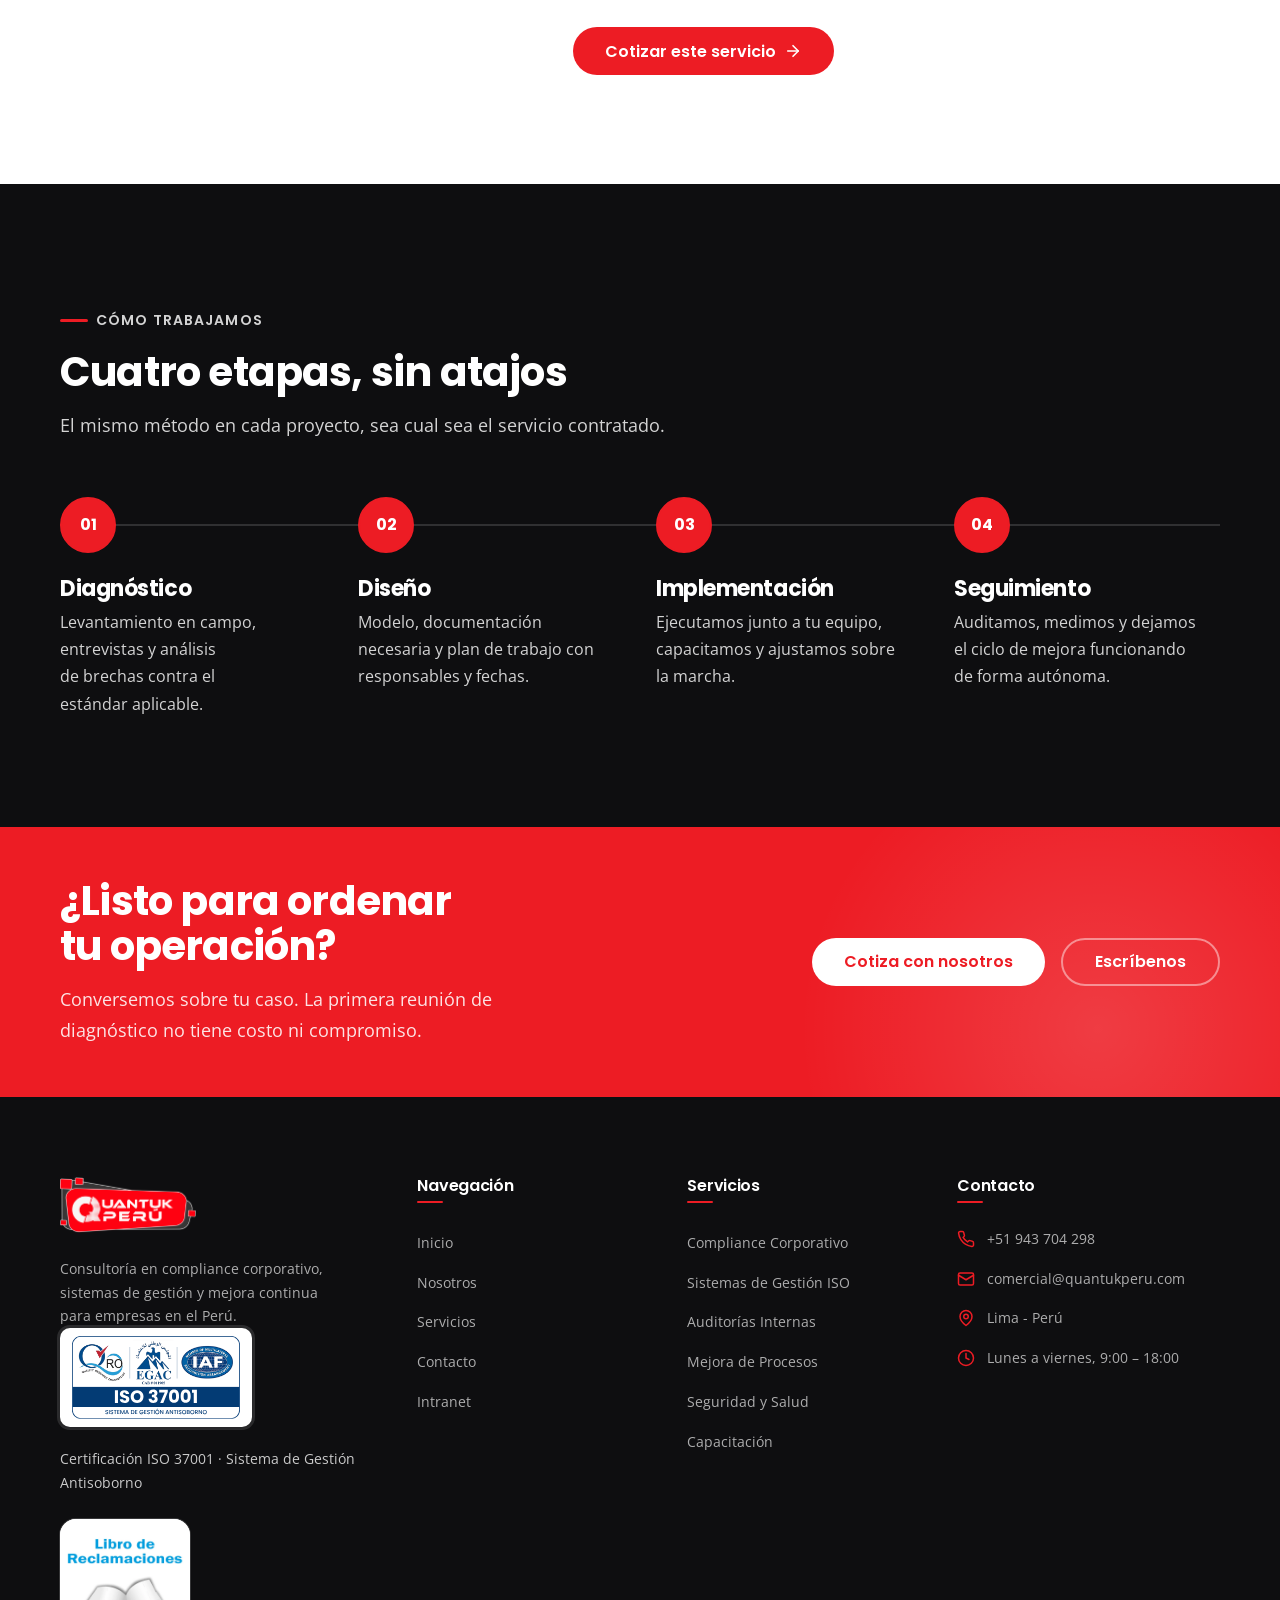
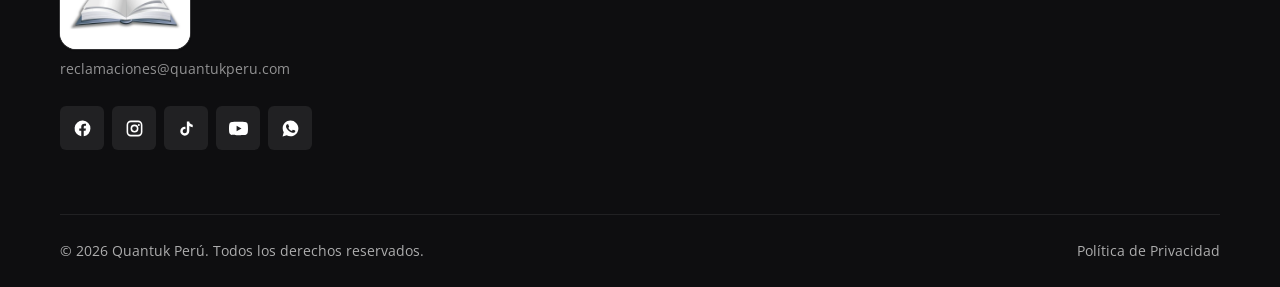
<file: servicios.html>
<!DOCTYPE html>
<html lang="es-PE">
<head>
<meta charset="utf-8">
<meta name="viewport" content="width=device-width, initial-scale=1">

<title>Servicios | Compliance, ISO y Mejora Continua | Quantuk Perú</title>
<meta name="description" content="Compliance corporativo, sistemas de gestión ISO 9001, 14001 y 45001, auditorías internas, mejora de procesos, SGSST y capacitación corporativa en Lima, Perú.">
<link rel="canonical" href="https://quantukperu.com/servicios">
<meta name="robots" content="index, follow">
<meta name="theme-color" content="#ed1c24">

<meta property="og:type" content="website">
<meta property="og:locale" content="es_PE">
<meta property="og:site_name" content="Quantuk Perú">
<meta property="og:title" content="Servicios | Compliance, ISO y Mejora Continua | Quantuk Perú">
<meta property="og:description" content="Compliance corporativo, sistemas de gestión ISO 9001, 14001 y 45001, auditorías internas, mejora de procesos, SGSST y capacitación corporativa en Lima, Perú.">
<meta property="og:url" content="https://quantukperu.com/servicios">
<meta property="og:image" content="https://quantukperu.com/assets/imagen/og/og-image.png">
<meta property="og:image:width" content="1200">
<meta property="og:image:height" content="630">
<meta name="twitter:card" content="summary_large_image">
<meta name="twitter:title" content="Servicios | Compliance, ISO y Mejora Continua | Quantuk Perú">
<meta name="twitter:description" content="Compliance corporativo, sistemas de gestión ISO 9001, 14001 y 45001, auditorías internas, mejora de procesos, SGSST y capacitación corporativa en Lima, Perú.">
<meta name="twitter:image" content="https://quantukperu.com/assets/imagen/og/og-image.png">

<link rel="icon" href="assets/imagen/LOGO ORIGINAL.png" type="image/png">
<link rel="apple-touch-icon" href="assets/imagen/LOGO ORIGINAL.png">

<link rel="preconnect" href="https://fonts.googleapis.com">
<link rel="preconnect" href="https://fonts.gstatic.com" crossorigin>
<!-- Las tipografías se cargan SIN bloquear el pintado.
     Como <link rel="stylesheet"> normal, el navegador no dibuja nada hasta
     recibirla: si Google responde lento o no responde, la página se queda
     en blanco esperando. Con media="print" el navegador la descarga sin
     considerarla necesaria para pintar, y al terminar se pasa a "all".
     El texto aparece de inmediato con la tipografía del sistema y cambia a
     Poppins cuando llega. -->
<link rel="preload" as="style" href="https://fonts.googleapis.com/css2?family=Open+Sans:wght@300;400;500;600;700&family=Poppins:wght@400;500;600;700&display=swap">
<link rel="stylesheet" href="https://fonts.googleapis.com/css2?family=Open+Sans:wght@300;400;500;600;700&family=Poppins:wght@400;500;600;700&display=swap" media="print" onload="this.media='all';this.onload=null">
<noscript><link rel="stylesheet" href="https://fonts.googleapis.com/css2?family=Open+Sans:wght@300;400;500;600;700&family=Poppins:wght@400;500;600;700&display=swap"></noscript>

<link rel="stylesheet" href="assets/css/base.css">
<link rel="stylesheet" href="assets/css/layout.css">
<link rel="stylesheet" href="assets/css/components.css">
<link rel="stylesheet" href="assets/css/pages.css">

<script type="application/ld+json">
{
  "@context": "https://schema.org",
  "@type": "ItemList",
  "name": "Servicios de Quantuk Per\u00fa",
  "itemListElement": [
    { "@type": "ListItem", "position": 1, "item": { "@type": "Service", "name": "Compliance Corporativo", "url": "https://quantukperu.com/servicios#compliance", "provider": { "@id": "https://quantukperu.com/#organization" } } },
    { "@type": "ListItem", "position": 2, "item": { "@type": "Service", "name": "Sistemas de Gestión ISO", "url": "https://quantukperu.com/servicios#iso", "provider": { "@id": "https://quantukperu.com/#organization" } } },
    { "@type": "ListItem", "position": 3, "item": { "@type": "Service", "name": "Auditorías Internas", "url": "https://quantukperu.com/servicios#auditorias", "provider": { "@id": "https://quantukperu.com/#organization" } } },
    { "@type": "ListItem", "position": 4, "item": { "@type": "Service", "name": "Mejora Continua de Procesos", "url": "https://quantukperu.com/servicios#procesos", "provider": { "@id": "https://quantukperu.com/#organization" } } },
    { "@type": "ListItem", "position": 5, "item": { "@type": "Service", "name": "Seguridad y Salud en el Trabajo", "url": "https://quantukperu.com/servicios#sst", "provider": { "@id": "https://quantukperu.com/#organization" } } },
    { "@type": "ListItem", "position": 6, "item": { "@type": "Service", "name": "Capacitación Corporativa", "url": "https://quantukperu.com/servicios#capacitacion", "provider": { "@id": "https://quantukperu.com/#organization" } } }
  ]
}
</script>

<script type="application/ld+json">
{
  "@context": "https://schema.org",
  "@type": "BreadcrumbList",
  "itemListElement": [
    { "@type": "ListItem", "position": 1, "name": "Inicio", "item": "https://quantukperu.com/" },
    { "@type": "ListItem", "position": 2, "name": "Servicios", "item": "https://quantukperu.com/servicios" }
  ]
}
</script>
</head>

<body>

<a class="skip-link" href="#main">Saltar al contenido principal</a>
<div class="scroll-progress" aria-hidden="true"></div>

<!-- ==========================================================================
     Sprite de iconos. Definido una sola vez, referenciado con <use>.
     SVG en vez de emojis: escalan sin perder nitidez y heredan el color.
     ========================================================================== -->
<svg width="0" height="0" style="position:absolute" aria-hidden="true" focusable="false">
  <defs>
    <g id="i-phone" fill="none" stroke="currentColor" stroke-width="2" stroke-linecap="round" stroke-linejoin="round"><path d="M22 16.92v3a2 2 0 0 1-2.18 2 19.79 19.79 0 0 1-8.63-3.07 19.5 19.5 0 0 1-6-6 19.79 19.79 0 0 1-3.07-8.67A2 2 0 0 1 4.11 2h3a2 2 0 0 1 2 1.72c.13.96.36 1.9.7 2.81a2 2 0 0 1-.45 2.11L8.09 9.91a16 16 0 0 0 6 6l1.27-1.27a2 2 0 0 1 2.11-.45c.9.34 1.85.57 2.81.7A2 2 0 0 1 22 16.92z"/></g>
    <g id="i-pin" fill="none" stroke="currentColor" stroke-width="2" stroke-linecap="round" stroke-linejoin="round"><path d="M20 10c0 6-8 12-8 12s-8-6-8-12a8 8 0 0 1 16 0z"/><circle cx="12" cy="10" r="3"/></g>
    <g id="i-mail" fill="none" stroke="currentColor" stroke-width="2" stroke-linecap="round" stroke-linejoin="round"><rect x="2" y="4" width="20" height="16" rx="2"/><path d="m22 7-10 6L2 7"/></g>
    <g id="i-arrow-right" fill="none" stroke="currentColor" stroke-width="2.2" stroke-linecap="round" stroke-linejoin="round"><path d="M5 12h14"/><path d="m12 5 7 7-7 7"/></g>
    <g id="i-chevron-left" fill="none" stroke="currentColor" stroke-width="2.2" stroke-linecap="round" stroke-linejoin="round"><path d="m15 18-6-6 6-6"/></g>
    <g id="i-chevron-right" fill="none" stroke="currentColor" stroke-width="2.2" stroke-linecap="round" stroke-linejoin="round"><path d="m9 18 6-6-6-6"/></g>
    <g id="i-check" fill="none" stroke="currentColor" stroke-width="2.2" stroke-linecap="round" stroke-linejoin="round"><circle cx="12" cy="12" r="10"/><path d="m9 12 2 2 4-4"/></g>
    <g id="i-close" fill="none" stroke="currentColor" stroke-width="2.2" stroke-linecap="round" stroke-linejoin="round"><path d="M18 6 6 18"/><path d="m6 6 12 12"/></g>
    <g id="i-external" fill="none" stroke="currentColor" stroke-width="2.2" stroke-linecap="round" stroke-linejoin="round"><path d="M15 3h6v6"/><path d="M10 14 21 3"/><path d="M21 14v5a2 2 0 0 1-2 2H5a2 2 0 0 1-2-2V5a2 2 0 0 1 2-2h5"/></g>
    <g id="i-alert" fill="none" stroke="currentColor" stroke-width="2.2" stroke-linecap="round" stroke-linejoin="round"><circle cx="12" cy="12" r="10"/><path d="M12 8v4"/><path d="M12 16h.01"/></g>
    <g id="i-book" fill="none" stroke="currentColor" stroke-width="2" stroke-linecap="round" stroke-linejoin="round"><path d="M4 19.5A2.5 2.5 0 0 1 6.5 17H20"/><path d="M6.5 2H20v20H6.5A2.5 2.5 0 0 1 4 19.5v-15A2.5 2.5 0 0 1 6.5 2z"/><path d="M9 7h7"/><path d="M9 11h5"/></g>
    <g id="i-clock" fill="none" stroke="currentColor" stroke-width="2" stroke-linecap="round" stroke-linejoin="round"><circle cx="12" cy="12" r="10"/><path d="M12 6v6l4 2"/></g>
    <g id="i-instagram" fill="currentColor"><path d="M7.5 2h9A5.5 5.5 0 0 1 22 7.5v9a5.5 5.5 0 0 1-5.5 5.5h-9A5.5 5.5 0 0 1 2 16.5v-9A5.5 5.5 0 0 1 7.5 2zm0 2A3.5 3.5 0 0 0 4 7.5v9A3.5 3.5 0 0 0 7.5 20h9a3.5 3.5 0 0 0 3.5-3.5v-9A3.5 3.5 0 0 0 16.5 4h-9zM12 7a5 5 0 1 1 0 10 5 5 0 0 1 0-10zm0 2a3 3 0 1 0 0 6 3 3 0 0 0 0-6zm5.5-2.75a1.25 1.25 0 1 1 0 2.5 1.25 1.25 0 0 1 0-2.5z"/></g>
    <g id="i-tiktok" fill="currentColor"><path d="M16.6 5.82A4.28 4.28 0 0 1 15.54 3h-3.09v12.4a2.59 2.59 0 0 1-2.59 2.5 2.59 2.59 0 1 1 .8-5.05V9.7a5.68 5.68 0 0 0-.8-.06 5.7 5.7 0 1 0 5.7 5.66V8.9a7.35 7.35 0 0 0 4.29 1.37V7.18a4.28 4.28 0 0 1-3.25-1.36z"/></g>
    <g id="i-youtube" fill="currentColor"><path d="M23.5 6.2a3.02 3.02 0 0 0-2.12-2.14C19.5 3.55 12 3.55 12 3.55s-7.5 0-9.38.51A3.02 3.02 0 0 0 .5 6.2C0 8.09 0 12 0 12s0 3.91.5 5.8a3.02 3.02 0 0 0 2.12 2.14c1.88.51 9.38.51 9.38.51s7.5 0 9.38-.51a3.02 3.02 0 0 0 2.12-2.14C24 15.91 24 12 24 12s0-3.91-.5-5.8zM9.6 15.6V8.4l6.2 3.6-6.2 3.6z"/></g>
    <g id="i-facebook" fill="currentColor"><path d="M22 12a10 10 0 1 0-11.56 9.88v-6.99H7.9V12h2.54V9.8c0-2.5 1.5-3.89 3.77-3.89 1.1 0 2.24.2 2.24.2v2.46h-1.26c-1.24 0-1.63.77-1.63 1.56V12h2.78l-.45 2.89h-2.33v6.99A10 10 0 0 0 22 12z"/></g>
    <g id="i-whatsapp" fill="currentColor"><path d="M12.04 2C6.58 2 2.13 6.45 2.13 11.91c0 1.75.46 3.45 1.32 4.95L2 22l5.25-1.38a9.87 9.87 0 0 0 4.79 1.22h.01c5.46 0 9.91-4.45 9.91-9.91 0-2.65-1.03-5.14-2.9-7.01A9.82 9.82 0 0 0 12.04 2zm5.8 14.06c-.25.69-1.44 1.32-1.99 1.37-.53.05-1.02.24-3.44-.72-2.9-1.14-4.74-4.1-4.88-4.29-.14-.19-1.16-1.55-1.16-2.95s.73-2.09 1-2.38c.26-.29.57-.36.76-.36h.55c.17 0 .42-.07.65.5.24.58.81 2 .88 2.14.07.15.12.32.02.5-.1.19-.15.31-.29.48-.15.17-.31.38-.44.51-.15.14-.3.3-.13.59.17.29.76 1.25 1.63 2.03 1.12 1 2.06 1.31 2.35 1.46.29.14.46.12.63-.07.17-.19.73-.85.92-1.14.19-.29.39-.24.65-.14.26.09 1.66.78 1.94.93.29.14.48.21.55.33.07.12.07.69-.18 1.38z"/></g>
  </defs>
</svg>

<!-- ==========================================================================
     HEADER — topbar negra + barra roja montada sobre el hero
     Idéntico en las cuatro páginas.
     ========================================================================== -->
<header class="site-header" id="siteHeader">

  <div class="topbar">
    <div class="container topbar__inner">

      <a class="brand" href="/" aria-label="Quantuk Perú, ir al inicio">
        <img src="assets/imagen/LOGO ORIGINAL.png" alt="Quantuk Perú" width="200" height="67">
      </a>

      <ul class="topbar__contacts">
        <li class="topbar__contact">
          <span class="topbar__icon" aria-hidden="true"><svg viewBox="0 0 24 24"><use href="#i-phone"></use></svg></span>
          <span class="topbar__meta">
            <span class="topbar__label">Teléfono</span>
            <a class="topbar__value" href="tel:+51943704298">+51 943 704 298</a>
          </span>
        </li>
        <li class="topbar__contact">
          <span class="topbar__icon" aria-hidden="true"><svg viewBox="0 0 24 24"><use href="#i-pin"></use></svg></span>
          <span class="topbar__meta">
            <span class="topbar__label">Ubicación</span>
            <span class="topbar__value">Lima - Perú</span>
          </span>
        </li>
        <li class="topbar__contact">
          <span class="topbar__icon" aria-hidden="true"><svg viewBox="0 0 24 24"><use href="#i-mail"></use></svg></span>
          <span class="topbar__meta">
            <span class="topbar__label">Correo</span>
            <a class="topbar__value" href="mailto:comercial@quantukperu.com">comercial@quantukperu.com</a>
          </span>
        </li>
      </ul>

    </div>
  </div>

  <div class="container navbar-wrap">
    <nav class="navbar" aria-label="Navegación principal">

      <a class="navbar__brand" href="/" aria-label="Quantuk Perú, ir al inicio">
        <img src="assets/imagen/LOGO ORIGINAL.png" alt="" width="102" height="34">
      </a>

      <ul class="navbar__menu">
        <li><a class="navbar__link" href="/">Inicio</a></li>
        <li><a class="navbar__link" href="/nosotros">Nosotros</a></li>
        <li><a class="navbar__link" href="/servicios" aria-current="page">Servicios</a></li>
        <li><a class="navbar__link" href="/contacto">Contacto</a></li>
        <li>
          <a class="navbar__link navbar__link--external" href="https://rrhh.quantukperu.com/login" target="_blank" rel="noopener noreferrer">
            Intranet
            <svg viewBox="0 0 24 24" aria-hidden="true"><use href="#i-external"></use></svg>
            <span class="visually-hidden">(se abre en una pestaña nueva)</span>
          </a>
        </li>
      </ul>

      <div class="navbar__actions">
        <button class="btn btn--light" type="button" data-quote-open>Cotiza Con Nosotros</button>
        <button class="nav-toggle" type="button" data-drawer-open aria-expanded="false" aria-controls="mobileDrawer" aria-label="Abrir menú de navegación">
          <span class="nav-toggle__bars"></span>
        </button>
      </div>

    </nav>
  </div>

</header>

<!-- Drawer móvil -->
<div class="drawer-scrim" aria-hidden="true"></div>

<aside class="drawer" id="mobileDrawer" aria-hidden="true" aria-label="Menú de navegación">
  <div class="drawer__head">
    <img src="assets/imagen/LOGO ORIGINAL.png" alt="Quantuk Perú" width="120" height="40">
    <button class="drawer__close" type="button" data-drawer-close aria-label="Cerrar menú">
      <svg viewBox="0 0 24 24" aria-hidden="true"><use href="#i-close"></use></svg>
    </button>
  </div>

  <nav class="drawer__menu" aria-label="Navegación móvil">
    <a class="drawer__link" href="/">Inicio</a>
    <a class="drawer__link" href="/nosotros">Nosotros</a>
    <a class="drawer__link" href="/servicios" aria-current="page">Servicios</a>
    <a class="drawer__link" href="/contacto">Contacto</a>
    <a class="drawer__link" href="https://rrhh.quantukperu.com/login" target="_blank" rel="noopener noreferrer">
      Intranet <svg viewBox="0 0 24 24" aria-hidden="true"><use href="#i-external"></use></svg>
    </a>
  </nav>

  <button class="btn btn--primary btn--block" type="button" data-quote-open>Cotiza Con Nosotros</button>

  <div class="drawer__contacts">
    <a href="tel:+51943704298"><svg viewBox="0 0 24 24" aria-hidden="true"><use href="#i-phone"></use></svg> +51 943 704 298</a>
    <a href="mailto:comercial@quantukperu.com"><svg viewBox="0 0 24 24" aria-hidden="true"><use href="#i-mail"></use></svg> comercial@quantukperu.com</a>
    <span><svg viewBox="0 0 24 24" aria-hidden="true"><use href="#i-pin"></use></svg> Lima - Perú</span>
  </div>
</aside>

<main id="main">

  <section class="page-hero" aria-labelledby="page-title">
    <img class="page-hero__bg" src="assets/imagen/servicios/servicios-consultoria-empresas-peru.webp" alt=""
         width="1712" height="624" fetchpriority="high" decoding="async">
    <div class="container">
      <ol class="breadcrumb">
        <li><a href="/">Inicio</a></li>
        <li><span aria-current="page">Servicios</span></li>
      </ol>
      <h1 class="page-hero__title" id="page-title">Servicios de consultoría para operaciones exigentes</h1>
      <p class="page-hero__text">Seis frentes de trabajo que se contratan por separado o se integran en un programa único de gestión.</p>
    </div>
  </section>

  <section class="section" aria-labelledby="serv-title">
    <div class="container">

      <div class="section-head" data-reveal>
        <p class="eyebrow">Qué hacemos</p>
        <h2 id="serv-title" class="visually-hidden">Detalle de servicios</h2>
        <p>Elige un servicio para ver su alcance completo.</p>
      </div>

      <div class="service-panel" data-service-panel data-reveal>

        <div class="service-nav" role="tablist" aria-orientation="vertical" aria-label="Lista de servicios">
        <button class="service-nav__item" type="button" role="tab" data-service="compliance"
                id="stab-compliance" aria-controls="spanel-compliance" aria-selected="true" tabindex="0">
          <span class="service-nav__num">01</span>
          <span class="service-nav__name">Compliance Corporativo</span>
          <svg viewBox="0 0 24 24" aria-hidden="true"><use href="#i-arrow-right"></use></svg>
        </button>
        <button class="service-nav__item" type="button" role="tab" data-service="iso"
                id="stab-iso" aria-controls="spanel-iso" aria-selected="false" tabindex="-1">
          <span class="service-nav__num">02</span>
          <span class="service-nav__name">Sistemas de Gestión ISO</span>
          <svg viewBox="0 0 24 24" aria-hidden="true"><use href="#i-arrow-right"></use></svg>
        </button>
        <button class="service-nav__item" type="button" role="tab" data-service="auditorias"
                id="stab-auditorias" aria-controls="spanel-auditorias" aria-selected="false" tabindex="-1">
          <span class="service-nav__num">03</span>
          <span class="service-nav__name">Auditorías Internas</span>
          <svg viewBox="0 0 24 24" aria-hidden="true"><use href="#i-arrow-right"></use></svg>
        </button>
        <button class="service-nav__item" type="button" role="tab" data-service="procesos"
                id="stab-procesos" aria-controls="spanel-procesos" aria-selected="false" tabindex="-1">
          <span class="service-nav__num">04</span>
          <span class="service-nav__name">Mejora Continua de Procesos</span>
          <svg viewBox="0 0 24 24" aria-hidden="true"><use href="#i-arrow-right"></use></svg>
        </button>
        <button class="service-nav__item" type="button" role="tab" data-service="sst"
                id="stab-sst" aria-controls="spanel-sst" aria-selected="false" tabindex="-1">
          <span class="service-nav__num">05</span>
          <span class="service-nav__name">Seguridad y Salud en el Trabajo</span>
          <svg viewBox="0 0 24 24" aria-hidden="true"><use href="#i-arrow-right"></use></svg>
        </button>
        <button class="service-nav__item" type="button" role="tab" data-service="capacitacion"
                id="stab-capacitacion" aria-controls="spanel-capacitacion" aria-selected="false" tabindex="-1">
          <span class="service-nav__num">06</span>
          <span class="service-nav__name">Capacitación Corporativa</span>
          <svg viewBox="0 0 24 24" aria-hidden="true"><use href="#i-arrow-right"></use></svg>
        </button>
        </div>

        <div class="service-details">
      <article class="service-detail" id="spanel-compliance" role="tabpanel" aria-labelledby="stab-compliance">
        <img class="service-detail__media" src="assets/imagen/servicios/compliance-corporativo-ley-30424.webp"
               alt="Sesión de trabajo sobre el modelo de prevención de delitos de una empresa"
               width="1280" height="720" loading="lazy" decoding="async">
        <h2>Compliance Corporativo</h2>
        <p>Construimos el modelo de prevención que tu organización necesita para operar con respaldo legal y reputacional, alineado a la Ley 30424 y a los estándares internacionales de integridad.</p>
        <ul class="service-detail__list">
            <li><svg viewBox="0 0 24 24" aria-hidden="true"><use href="#i-check"></use></svg><span>Modelo de prevención de delitos (Ley 30424)</span></li>
            <li><svg viewBox="0 0 24 24" aria-hidden="true"><use href="#i-check"></use></svg><span>Código de ética y conducta</span></li>
            <li><svg viewBox="0 0 24 24" aria-hidden="true"><use href="#i-check"></use></svg><span>Canal de denuncias y protocolo de investigación</span></li>
            <li><svg viewBox="0 0 24 24" aria-hidden="true"><use href="#i-check"></use></svg><span>Debida diligencia de terceros</span></li>
            <li><svg viewBox="0 0 24 24" aria-hidden="true"><use href="#i-check"></use></svg><span>Matriz de riesgos de cumplimiento</span></li>
            <li><svg viewBox="0 0 24 24" aria-hidden="true"><use href="#i-check"></use></svg><span>Capacitación a directorio y línea gerencial</span></li>
        </ul>
        <button class="btn btn--primary" type="button" data-quote-open data-quote-service="compliance">Cotizar este servicio <svg viewBox="0 0 24 24" aria-hidden="true"><use href="#i-arrow-right"></use></svg></button>
      </article>
      <article class="service-detail" id="spanel-iso" role="tabpanel" aria-labelledby="stab-iso" hidden>
        <img class="service-detail__media" src="assets/imagen/servicios/sistemas-gestion-iso-9001-14001-45001.webp"
               alt="Auditor revisando la documentación de un sistema de gestión ISO"
               width="1280" height="720" loading="lazy" decoding="async">
        <h2>Sistemas de Gestión ISO</h2>
        <p>Te llevamos desde el diagnóstico de brechas hasta la auditoría de certificación, con la documentación mínima necesaria y el equipo interno capacitado para sostener el sistema.</p>
        <ul class="service-detail__list">
            <li><svg viewBox="0 0 24 24" aria-hidden="true"><use href="#i-check"></use></svg><span>ISO 9001 — Gestión de la Calidad</span></li>
            <li><svg viewBox="0 0 24 24" aria-hidden="true"><use href="#i-check"></use></svg><span>ISO 14001 — Gestión Ambiental</span></li>
            <li><svg viewBox="0 0 24 24" aria-hidden="true"><use href="#i-check"></use></svg><span>ISO 45001 — Seguridad y Salud Ocupacional</span></li>
            <li><svg viewBox="0 0 24 24" aria-hidden="true"><use href="#i-check"></use></svg><span>Sistemas integrados de gestión</span></li>
            <li><svg viewBox="0 0 24 24" aria-hidden="true"><use href="#i-check"></use></svg><span>Diagnóstico de brechas y plan de cierre</span></li>
            <li><svg viewBox="0 0 24 24" aria-hidden="true"><use href="#i-check"></use></svg><span>Acompañamiento en auditoría de certificación</span></li>
        </ul>
        <button class="btn btn--primary" type="button" data-quote-open data-quote-service="iso">Cotizar este servicio <svg viewBox="0 0 24 24" aria-hidden="true"><use href="#i-arrow-right"></use></svg></button>
      </article>
      <article class="service-detail" id="spanel-auditorias" role="tabpanel" aria-labelledby="stab-auditorias" hidden>
        <img class="service-detail__media" src="assets/imagen/servicios/auditoria-interna-empresas.webp"
               alt="Auditora interna recorriendo las instalaciones de un cliente"
               width="1280" height="720" loading="lazy" decoding="async">
        <h2>Auditorías Internas</h2>
        <p>Programas de auditoría que sirven para corregir, no para archivar. Hallazgos priorizados por riesgo real y planes de acción con seguimiento hasta el cierre.</p>
        <ul class="service-detail__list">
            <li><svg viewBox="0 0 24 24" aria-hidden="true"><use href="#i-check"></use></svg><span>Programa anual de auditoría</span></li>
            <li><svg viewBox="0 0 24 24" aria-hidden="true"><use href="#i-check"></use></svg><span>Auditorías de sistema, proceso y producto</span></li>
            <li><svg viewBox="0 0 24 24" aria-hidden="true"><use href="#i-check"></use></svg><span>Auditorías a proveedores y contratistas</span></li>
            <li><svg viewBox="0 0 24 24" aria-hidden="true"><use href="#i-check"></use></svg><span>Informe con hallazgos priorizados por riesgo</span></li>
            <li><svg viewBox="0 0 24 24" aria-hidden="true"><use href="#i-check"></use></svg><span>Planes de acción con seguimiento</span></li>
            <li><svg viewBox="0 0 24 24" aria-hidden="true"><use href="#i-check"></use></svg><span>Formación de auditores internos</span></li>
        </ul>
        <button class="btn btn--primary" type="button" data-quote-open data-quote-service="auditorias">Cotizar este servicio <svg viewBox="0 0 24 24" aria-hidden="true"><use href="#i-arrow-right"></use></svg></button>
      </article>
      <article class="service-detail" id="spanel-procesos" role="tabpanel" aria-labelledby="stab-procesos" hidden>
        <img class="service-detail__media" src="assets/imagen/servicios/mejora-de-procesos-lean.webp"
               alt="Equipo mapeando un proceso operativo sobre un tablero"
               width="1280" height="720" loading="lazy" decoding="async">
        <h2>Mejora Continua de Procesos</h2>
        <p>Hacemos visible cómo trabaja tu organización hoy, identificamos dónde se pierde tiempo y dinero, y dejamos indicadores que se usan para decidir.</p>
        <ul class="service-detail__list">
            <li><svg viewBox="0 0 24 24" aria-hidden="true"><use href="#i-check"></use></svg><span>Mapeo y caracterización de procesos</span></li>
            <li><svg viewBox="0 0 24 24" aria-hidden="true"><use href="#i-check"></use></svg><span>Análisis de causa raíz</span></li>
            <li><svg viewBox="0 0 24 24" aria-hidden="true"><use href="#i-check"></use></svg><span>Herramientas Lean y 5S</span></li>
            <li><svg viewBox="0 0 24 24" aria-hidden="true"><use href="#i-check"></use></svg><span>Tableros de indicadores (KPI)</span></li>
            <li><svg viewBox="0 0 24 24" aria-hidden="true"><use href="#i-check"></use></svg><span>Estandarización de métodos de trabajo</span></li>
            <li><svg viewBox="0 0 24 24" aria-hidden="true"><use href="#i-check"></use></svg><span>Gestión del cambio organizacional</span></li>
        </ul>
        <button class="btn btn--primary" type="button" data-quote-open data-quote-service="procesos">Cotizar este servicio <svg viewBox="0 0 24 24" aria-hidden="true"><use href="#i-arrow-right"></use></svg></button>
      </article>
      <article class="service-detail" id="spanel-sst" role="tabpanel" aria-labelledby="stab-sst" hidden>
        <img class="service-detail__media" src="assets/imagen/servicios/seguridad-salud-trabajo-ley-29783.webp"
               alt="Especialista en seguridad y salud verificando condiciones en planta"
               width="1280" height="720" loading="lazy" decoding="async">
        <h2>Seguridad y Salud en el Trabajo</h2>
        <p>Implementamos y ponemos en marcha tu SGSST bajo la Ley 29783, cubriendo tanto la exigencia legal como la prevención efectiva del incidente.</p>
        <ul class="service-detail__list">
            <li><svg viewBox="0 0 24 24" aria-hidden="true"><use href="#i-check"></use></svg><span>Implementación del SGSST (Ley 29783)</span></li>
            <li><svg viewBox="0 0 24 24" aria-hidden="true"><use href="#i-check"></use></svg><span>IPERC por puesto y por actividad</span></li>
            <li><svg viewBox="0 0 24 24" aria-hidden="true"><use href="#i-check"></use></svg><span>Comité paritario y reglamento interno</span></li>
            <li><svg viewBox="0 0 24 24" aria-hidden="true"><use href="#i-check"></use></svg><span>Plan anual de seguridad y salud</span></li>
            <li><svg viewBox="0 0 24 24" aria-hidden="true"><use href="#i-check"></use></svg><span>Investigación de incidentes</span></li>
            <li><svg viewBox="0 0 24 24" aria-hidden="true"><use href="#i-check"></use></svg><span>Verificación de cumplimiento legal</span></li>
        </ul>
        <button class="btn btn--primary" type="button" data-quote-open data-quote-service="sst">Cotizar este servicio <svg viewBox="0 0 24 24" aria-hidden="true"><use href="#i-arrow-right"></use></svg></button>
      </article>
      <article class="service-detail" id="spanel-capacitacion" role="tabpanel" aria-labelledby="stab-capacitacion" hidden>
        <img class="service-detail__media" src="assets/imagen/servicios/capacitacion-in-house-empresas.webp"
               alt="Capacitación in-house con el personal operativo de una empresa"
               width="1280" height="720" loading="lazy" decoding="async">
        <h2>Capacitación Corporativa</h2>
        <p>Programas construidos sobre tu operación real, con casos de tu propia empresa. Formación que se aplica al día siguiente, no teoría genérica.</p>
        <ul class="service-detail__list">
            <li><svg viewBox="0 0 24 24" aria-hidden="true"><use href="#i-check"></use></svg><span>Formación de auditores internos</span></li>
            <li><svg viewBox="0 0 24 24" aria-hidden="true"><use href="#i-check"></use></svg><span>Interpretación de normas ISO</span></li>
            <li><svg viewBox="0 0 24 24" aria-hidden="true"><use href="#i-check"></use></svg><span>Compliance y ética corporativa</span></li>
            <li><svg viewBox="0 0 24 24" aria-hidden="true"><use href="#i-check"></use></svg><span>Herramientas de mejora continua</span></li>
            <li><svg viewBox="0 0 24 24" aria-hidden="true"><use href="#i-check"></use></svg><span>Seguridad y salud ocupacional</span></li>
            <li><svg viewBox="0 0 24 24" aria-hidden="true"><use href="#i-check"></use></svg><span>Programas in-house a medida</span></li>
        </ul>
        <button class="btn btn--primary" type="button" data-quote-open data-quote-service="capacitacion">Cotizar este servicio <svg viewBox="0 0 24 24" aria-hidden="true"><use href="#i-arrow-right"></use></svg></button>
      </article>
        </div>

      </div>
    </div>
  </section>

  <!-- Metodologia -->
  <section class="section section--dark" aria-labelledby="met-title">
    <div class="container">
      <div class="section-head" data-reveal>
        <p class="eyebrow">Cómo trabajamos</p>
        <h2 id="met-title">Cuatro etapas, sin atajos</h2>
        <p>El mismo método en cada proyecto, sea cual sea el servicio contratado.</p>
      </div>

      <div class="timeline">
        <article class="timeline__step" data-reveal>
          <div class="timeline__marker">01</div>
          <h3>Diagnóstico</h3>
          <p>Levantamiento en campo, entrevistas y análisis de brechas contra el estándar aplicable.</p>
        </article>
        <article class="timeline__step" data-reveal data-reveal-delay="80">
          <div class="timeline__marker">02</div>
          <h3>Diseño</h3>
          <p>Modelo, documentación necesaria y plan de trabajo con responsables y fechas.</p>
        </article>
        <article class="timeline__step" data-reveal data-reveal-delay="160">
          <div class="timeline__marker">03</div>
          <h3>Implementación</h3>
          <p>Ejecutamos junto a tu equipo, capacitamos y ajustamos sobre la marcha.</p>
        </article>
        <article class="timeline__step" data-reveal data-reveal-delay="240">
          <div class="timeline__marker">04</div>
          <h3>Seguimiento</h3>
          <p>Auditamos, medimos y dejamos el ciclo de mejora funcionando de forma autónoma.</p>
        </article>
      </div>
    </div>
  </section>


  <section class="cta-band" aria-labelledby="cta-title">
    <div class="container cta-band__inner">
      <div data-reveal="left">
        <h2 id="cta-title">¿Listo para ordenar tu operación?</h2>
        <p>Conversemos sobre tu caso. La primera reunión de diagnóstico no tiene costo ni compromiso.</p>
      </div>
      <div class="hero__actions" data-reveal="right">
        <button class="btn btn--light" type="button" data-quote-open>Cotiza con nosotros</button>
        <a class="btn btn--ghost" href="/contacto">Escríbenos</a>
      </div>
    </div>
  </section>

</main>


<!-- ==========================================================================
     FOOTER
     ========================================================================== -->
<footer class="site-footer">
  <div class="container">
    <div class="site-footer__grid">

      <div class="site-footer__brand">
        <img src="assets/imagen/LOGO ORIGINAL.png" alt="Quantuk Perú" width="168" height="56">
        <p>Consultoría en compliance corporativo, sistemas de gestión y mejora continua para empresas en el Perú.</p>
        <figure class="footer-cert">
          <span class="footer-cert__plate"><img src="assets/imagen/certificaciones/iso-37001-antisoborno.svg" alt="Certificación ISO 37001 – Sistema de Gestión Antisoborno" width="168" height="82" loading="lazy" decoding="async"></span>
          <figcaption>Certificación ISO 37001 &middot; Sistema de Gestión Antisoborno</figcaption>
        </figure>
        <div class="footer-lr-card">
          <a class="footer-lr-card__link" href="/libro-de-reclamaciones">
            <picture>
              <source srcset="assets/imagen/libro-reclamaciones-card.webp" type="image/webp">
              <img src="assets/imagen/libro-reclamaciones-card.png" alt="Libro de Reclamaciones virtual – INDECOPI" width="600" height="600" loading="lazy" decoding="async">
            </picture>
          </a>
          <a class="footer-lr-card__mail" href="mailto:reclamaciones@quantukperu.com">reclamaciones@quantukperu.com</a>
        </div>
        <div class="footer-social">
          <a href="https://www.facebook.com/somosquantukperu" target="_blank" rel="noopener noreferrer" aria-label="Facebook de Quantuk Perú">
            <svg viewBox="0 0 24 24" aria-hidden="true"><use href="#i-facebook"></use></svg>
          </a>
          <a href="https://www.instagram.com/somosquantukperu/" target="_blank" rel="noopener noreferrer" aria-label="Instagram de Quantuk Perú">
            <svg viewBox="0 0 24 24" aria-hidden="true"><use href="#i-instagram"></use></svg>
          </a>
          <a href="https://www.tiktok.com/@somosquantukperu" target="_blank" rel="noopener noreferrer" aria-label="TikTok de Quantuk Perú">
            <svg viewBox="0 0 24 24" aria-hidden="true"><use href="#i-tiktok"></use></svg>
          </a>
          <a href="https://www.youtube.com/@somosquantukperu" target="_blank" rel="noopener noreferrer" aria-label="YouTube de Quantuk Perú">
            <svg viewBox="0 0 24 24" aria-hidden="true"><use href="#i-youtube"></use></svg>
          </a>
          <a href="https://wa.me/51943704298" target="_blank" rel="noopener noreferrer" aria-label="WhatsApp de Quantuk Perú">
            <svg viewBox="0 0 24 24" aria-hidden="true"><use href="#i-whatsapp"></use></svg>
          </a>
        </div>
      </div>

      <nav aria-labelledby="footer-nav-title">
        <h2 class="footer-title" id="footer-nav-title">Navegación</h2>
        <ul class="footer-list">
          <li><a href="/">Inicio</a></li>
          <li><a href="/nosotros">Nosotros</a></li>
          <li><a href="/servicios">Servicios</a></li>
          <li><a href="/contacto">Contacto</a></li>
          <li><a href="https://rrhh.quantukperu.com/login" target="_blank" rel="noopener noreferrer">Intranet</a></li>
        </ul>
      </nav>

      <nav aria-labelledby="footer-serv-title">
        <h2 class="footer-title" id="footer-serv-title">Servicios</h2>
        <ul class="footer-list">
          <li><a href="/servicios#compliance">Compliance Corporativo</a></li>
          <li><a href="/servicios#iso">Sistemas de Gestión ISO</a></li>
          <li><a href="/servicios#auditorias">Auditorías Internas</a></li>
          <li><a href="/servicios#procesos">Mejora de Procesos</a></li>
          <li><a href="/servicios#sst">Seguridad y Salud</a></li>
          <li><a href="/servicios#capacitacion">Capacitación</a></li>
        </ul>
      </nav>

      <div>
        <h2 class="footer-title">Contacto</h2>
        <ul class="footer-contact">
          <li>
            <svg viewBox="0 0 24 24" aria-hidden="true"><use href="#i-phone"></use></svg>
            <a href="tel:+51943704298">+51 943 704 298</a>
          </li>
          <li>
            <svg viewBox="0 0 24 24" aria-hidden="true"><use href="#i-mail"></use></svg>
            <a href="mailto:comercial@quantukperu.com">comercial@quantukperu.com</a>
          </li>
          <li>
            <svg viewBox="0 0 24 24" aria-hidden="true"><use href="#i-pin"></use></svg>
            <span>Lima - Perú</span>
          </li>
          <li>
            <svg viewBox="0 0 24 24" aria-hidden="true"><use href="#i-clock"></use></svg>
            <span>Lunes a viernes, 9:00 – 18:00</span>
          </li>
        </ul>
      </div>

    </div>

    <div class="site-footer__bottom">
      <p>&copy; <span data-year>2026</span> Quantuk Perú. Todos los derechos reservados.</p>
      <p class="site-footer__legal"><a href="/privacidad">Política de Privacidad</a></p>
    </div>
  </div>
</footer>

<!-- ==========================================================================
     MODAL DE COTIZACIÓN — disponible en las cuatro páginas
     ========================================================================== -->
<div class="quote-modal" id="quoteModal" role="dialog" aria-modal="true" aria-labelledby="quote-title" aria-hidden="true">
  <div class="quote-modal__scrim" data-quote-close></div>

  <div class="quote-modal__dialog">
    <div class="quote-modal__head">
      <div>
        <h2 id="quote-title">Solicita tu cotización</h2>
        <p>Completa tus datos y te abrimos WhatsApp con la solicitud ya redactada. Solo tendrás que presionar enviar.</p>
      </div>
      <button class="quote-modal__close" type="button" data-quote-close aria-label="Cerrar formulario de cotización">
        <svg viewBox="0 0 24 24" aria-hidden="true"><use href="#i-close"></use></svg>
      </button>
    </div>

    <!-- Entrega por WhatsApp. Para pasar a correo: quitar data-whatsapp y poner data-endpoint="TU_URL" -->
    <form class="form" data-form data-whatsapp="51943704298" novalidate>
      <div class="form__row">
        <div class="field">
          <label class="field__label" for="quote-name">Nombre y apellido <span class="req" aria-hidden="true">*</span></label>
          <input class="field__control" type="text" id="quote-name" name="nombre" autocomplete="name" required>
          <span class="field__error"><svg viewBox="0 0 24 24" aria-hidden="true"><use href="#i-alert"></use></svg><span data-error-text></span></span>
        </div>
        <div class="field">
          <label class="field__label" for="quote-company">Empresa <span class="req" aria-hidden="true">*</span></label>
          <input class="field__control" type="text" id="quote-company" name="empresa" autocomplete="organization" required>
          <span class="field__error"><svg viewBox="0 0 24 24" aria-hidden="true"><use href="#i-alert"></use></svg><span data-error-text></span></span>
        </div>
      </div>

      <div class="form__row">
        <div class="field">
          <label class="field__label" for="quote-email">Correo corporativo <span class="req" aria-hidden="true">*</span></label>
          <input class="field__control" type="email" id="quote-email" name="correo" autocomplete="email" inputmode="email" required>
          <span class="field__error"><svg viewBox="0 0 24 24" aria-hidden="true"><use href="#i-alert"></use></svg><span data-error-text></span></span>
        </div>
        <div class="field">
          <label class="field__label" for="quote-phone">Teléfono <span class="req" aria-hidden="true">*</span></label>
          <input class="field__control" type="tel" id="quote-phone" name="telefono" autocomplete="tel" inputmode="tel" required>
          <span class="field__hint">Incluye el código de país, por ejemplo +51</span>
          <span class="field__error"><svg viewBox="0 0 24 24" aria-hidden="true"><use href="#i-alert"></use></svg><span data-error-text></span></span>
        </div>
      </div>

      <div class="field">
        <label class="field__label" for="quote-service">Servicio de interés <span class="req" aria-hidden="true">*</span></label>
        <select class="field__control" id="quote-service" name="servicio" required>
          <option value="">Selecciona un servicio</option>
          <option value="compliance">Compliance Corporativo</option>
          <option value="iso">Sistemas de Gestión ISO</option>
          <option value="auditorias">Auditorías Internas</option>
          <option value="procesos">Mejora Continua de Procesos</option>
          <option value="sst">Seguridad y Salud en el Trabajo</option>
          <option value="capacitacion">Capacitación Corporativa</option>
          <option value="otro">Otro / No estoy seguro</option>
        </select>
        <span class="field__error"><svg viewBox="0 0 24 24" aria-hidden="true"><use href="#i-alert"></use></svg><span data-error-text></span></span>
      </div>

      <div class="field">
        <label class="field__label" for="quote-message">Cuéntanos sobre tu necesidad <span class="req" aria-hidden="true">*</span></label>
        <textarea class="field__control" id="quote-message" name="mensaje" maxlength="900" required></textarea>
        <span class="field__error"><svg viewBox="0 0 24 24" aria-hidden="true"><use href="#i-alert"></use></svg><span data-error-text></span></span>
      </div>

      <div class="field field--check">
        <input type="checkbox" id="quote-consent" name="consentimiento" required>
        <label for="quote-consent">Autorizo el tratamiento de mis datos personales conforme a la <a href="/privacidad" target="_blank" rel="noopener">Política de Privacidad</a>.</label>
      </div>

      <div class="form__status" role="status" aria-live="polite">
        <svg viewBox="0 0 24 24" aria-hidden="true"><use href="#i-check"></use></svg>
        <span><span data-status-text></span> <a data-status-link href="#" target="_blank" rel="noopener noreferrer" hidden></a></span>
      </div>

      <button class="btn btn--primary btn--block" type="submit"><svg viewBox="0 0 24 24" aria-hidden="true"><use href="#i-whatsapp"></use></svg> Enviar por WhatsApp</button>
    </form>
  </div>
</div>

<script src="assets/js/main.js" defer></script>
<script src="assets/js/carousel.js" defer></script>
<script src="assets/js/forms.js" defer></script>

</body>
</html>
</file>
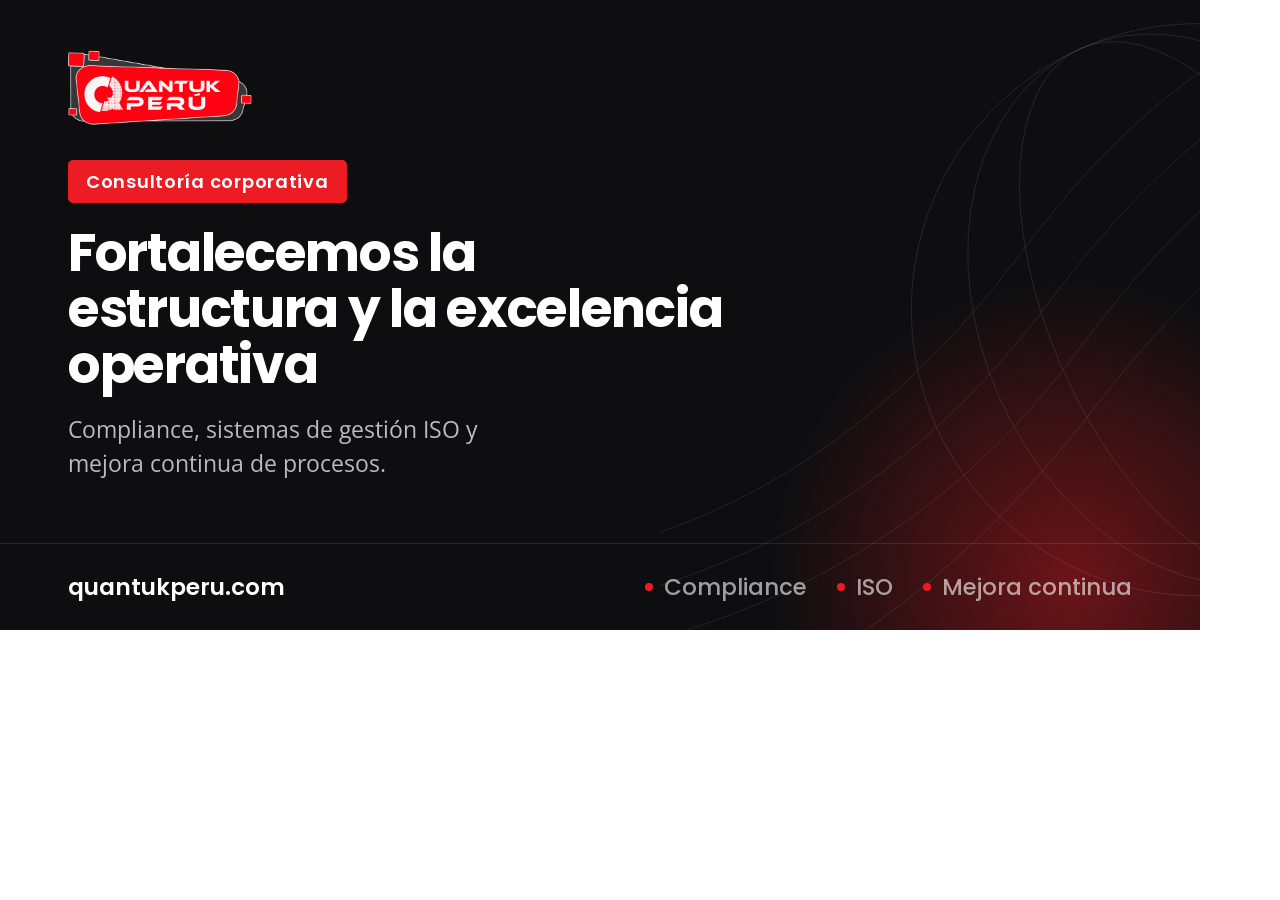
<file: assets/imagen/og/og-image.source.html>
<!-- =============================================================
     FUENTE de og-image.png. Editable.

     Es la miniatura que aparece al compartir el enlace en WhatsApp,
     LinkedIn o Facebook. NO se genera con IA a proposito: el logo
     tiene que ser el real y el texto, texto de verdad.

     Para regenerarla despues de editar, desde la raiz del proyecto:

       chrome --headless=new --disable-gpu --hide-scrollbars          --window-size=1200,630          --screenshot=assets/imagen/og/og-image.png          assets/imagen/og/og-image.source.html

     El lienzo es de 1200x630 exactos: si agregas texto, vigila que
     el pie no se salga.
     ============================================================= -->
<!DOCTYPE html>
<html lang="es-PE">
<head>
<meta charset="utf-8">
<link rel="preconnect" href="https://fonts.googleapis.com">
<link rel="preconnect" href="https://fonts.gstatic.com" crossorigin>
<link rel="stylesheet" href="https://fonts.googleapis.com/css2?family=Open+Sans:wght@400;600&family=Poppins:wght@500;600;700&display=swap">
<style>
  * { margin: 0; padding: 0; box-sizing: border-box; }

  html, body {
    width: 1200px;
    height: 630px;
    overflow: hidden;
  }

  .card {
    position: relative;
    width: 1200px;
    height: 630px;
    background: #0e0e10;
    display: flex;
    flex-direction: column;
    justify-content: space-between;
    padding: 50px 68px 0;
    isolation: isolate;
    overflow: hidden;
  }

  /* Line-art de marca, el mismo lenguaje visual del hero */
  .lines {
    position: absolute;
    inset: -10% -20% auto auto;
    z-index: -1;
    width: 780px;
    height: 780px;
    opacity: 0.3;
  }

  /* Resplandor rojo en la esquina, sutil */
  .glow {
    position: absolute;
    inset: auto -180px -260px auto;
    z-index: -1;
    width: 620px;
    height: 620px;
    border-radius: 50%;
    background: radial-gradient(circle, rgba(237, 28, 36, 0.42) 0%, transparent 68%);
  }

  .logo {
    height: 76px;
    width: auto;
    display: block;
  }

  .body { margin-top: 34px; }

  .eyebrow {
    display: inline-block;
    padding: 8px 18px;
    margin-bottom: 22px;
    background: #ed1c24;
    color: #fff;
    font-family: "Poppins", sans-serif;
    font-size: 18px;
    font-weight: 600;
    letter-spacing: 0.04em;
    border-radius: 5px;
  }

  /* 52px sobre 20ch da exactamente tres líneas. Con 62px salían cuatro y
     el pie de la tarjeta quedaba fuera del lienzo de 630px. */
  h1 {
    font-family: "Poppins", sans-serif;
    font-size: 52px;
    font-weight: 700;
    line-height: 1.08;
    letter-spacing: -0.025em;
    color: #fff;
    max-width: 20ch;
  }

  p {
    margin-top: 20px;
    font-family: "Open Sans", sans-serif;
    font-size: 23px;
    line-height: 1.45;
    color: rgba(255, 255, 255, 0.72);
    max-width: 36ch;
  }

  /* Barra inferior de marca */
  .foot {
    display: flex;
    align-items: center;
    justify-content: space-between;
    margin: 0 -72px;
    padding: 26px 72px;
    border-top: 1px solid rgba(255, 255, 255, 0.1);
    font-family: "Poppins", sans-serif;
    font-size: 23px;
    font-weight: 600;
  }

  .domain { color: #fff; }

  .tags {
    display: flex;
    gap: 30px;
    color: rgba(255, 255, 255, 0.6);
    font-weight: 500;
  }

  .tags span { display: flex; align-items: center; gap: 11px; }

  .tags span::before {
    content: "";
    width: 8px;
    height: 8px;
    border-radius: 50%;
    background: #ed1c24;
  }
</style>
</head>
<body>

<div class="card">
  <div class="glow"></div>

  <svg class="lines" viewBox="0 0 900 900" fill="none"
       stroke="rgba(255,255,255,.34)" stroke-width="1" aria-hidden="true">
    <path d="M-40 700C160 640 300 520 420 360S700 60 940 40"/>
    <path d="M-40 760C180 700 330 580 450 420S720 120 940 100"/>
    <path d="M-40 820C200 760 360 640 480 480S740 180 940 160"/>
    <path d="M60 900C240 820 380 700 500 545S760 260 940 245"/>
    <ellipse cx="620" cy="430" rx="330" ry="330" transform="rotate(-24 620 430)"/>
    <ellipse cx="620" cy="430" rx="250" ry="330" transform="rotate(-24 620 430)"/>
    <ellipse cx="620" cy="430" rx="170" ry="330" transform="rotate(-24 620 430)"/>
  </svg>

  <div>
    <img class="logo" src="../LOGO ORIGINAL.png" alt="Quantuk Perú">

    <div class="body">
      <span class="eyebrow">Consultoría corporativa</span>
      <h1>Fortalecemos la estructura y la excelencia operativa</h1>
      <p>Compliance, sistemas de gestión ISO y mejora continua de procesos.</p>
    </div>
  </div>

  <div class="foot">
    <span class="domain">quantukperu.com</span>
    <span class="tags">
      <span>Compliance</span>
      <span>ISO</span>
      <span>Mejora continua</span>
    </span>
  </div>
</div>

</body>
</html>
</file>
<file: assets/css/base.css>
/* ==========================================================================
   Quantuk Perú — base.css
   Design tokens, reset and typography.
   Source of truth for every color, size and motion value in the site.
   ========================================================================== */

/* --------------------------------------------------------------------------
   1. Design tokens
   -------------------------------------------------------------------------- */
:root {
  /* Brand — sampled from the corporate logo.
     Change --brand-red here and the whole site follows. */
  --brand-red: #ed1c24;
  --brand-red-dark: #c7141b;
  --brand-red-darker: #a10f15;
  --brand-red-soft: #fff1f1;
  --brand-graphite: #3d3d3d;

  /* Neutrals */
  --ink-900: #0e0e10;
  --ink-800: #17171a;
  --ink-700: #202024;
  --ink-600: #2c2c32;
  --slate-700: #414852;
  --slate-600: #5a616b;
  --slate-500: #737b85;
  --slate-400: #9aa1a9;
  --line: #e3e6ea;
  --line-strong: #ccd2d9;
  --surface: #f6f7f9;
  --surface-2: #eef0f3;
  --white: #ffffff;

  /* Semantic roles */
  --bg: var(--white);
  --bg-alt: var(--surface);
  --bg-dark: var(--ink-900);
  --text: var(--ink-800);
  --text-muted: var(--slate-600);
  --text-on-dark: rgba(255, 255, 255, 0.82);
  --primary: var(--brand-red);
  --on-primary: var(--white);
  --border: var(--line);
  --focus-ring: var(--brand-red);
  --danger: #d92d20;
  --success: #12805c;

  /* Typography */
  --font-heading: "Poppins", system-ui, -apple-system, "Segoe UI", Roboto, sans-serif;
  --font-body: "Open Sans", system-ui, -apple-system, "Segoe UI", Roboto, sans-serif;

  /* Fluid type scale — 1.25 minor third, clamped for mobile safety */
  --text-xs: 0.75rem;
  --text-sm: 0.875rem;
  --text-base: 1rem;
  --text-md: clamp(1.0625rem, 1.03rem + 0.17vw, 1.125rem);
  --text-lg: clamp(1.1875rem, 1.13rem + 0.3vw, 1.375rem);
  --text-xl: clamp(1.5rem, 1.38rem + 0.6vw, 1.875rem);
  --text-2xl: clamp(1.875rem, 1.65rem + 1.1vw, 2.625rem);
  --text-3xl: clamp(2.25rem, 1.85rem + 2vw, 3.75rem);
  --text-4xl: clamp(2.625rem, 1.9rem + 3.2vw, 4.5rem);

  /* Spacing — 4/8 rhythm */
  --space-3xs: 0.25rem;
  --space-2xs: 0.5rem;
  --space-xs: 0.75rem;
  --space-sm: 1rem;
  --space-md: 1.5rem;
  --space-lg: 2rem;
  --space-xl: 3rem;
  --space-2xl: 4rem;
  --space-3xl: 5.5rem;
  --space-4xl: 7.5rem;

  /* Section rhythm */
  --section-y: clamp(3.5rem, 2rem + 6vw, 7rem);

  /* Radii */
  --radius-xs: 4px;
  --radius-sm: 6px;
  --radius-md: 10px;
  --radius-lg: 18px;
  --radius-xl: 26px;
  --radius-pill: 999px;

  /* Elevation */
  --shadow-sm: 0 1px 2px rgba(14, 14, 16, 0.06), 0 1px 3px rgba(14, 14, 16, 0.08);
  --shadow-md: 0 8px 24px rgba(14, 14, 16, 0.1);
  --shadow-lg: 0 24px 60px rgba(14, 14, 16, 0.16);
  --shadow-red: 0 12px 30px rgba(237, 28, 36, 0.28);

  /* Motion */
  --ease-out: cubic-bezier(0.22, 0.61, 0.36, 1);
  --ease-in-out: cubic-bezier(0.65, 0, 0.35, 1);
  --dur-fast: 180ms;
  --dur-base: 280ms;
  --dur-slow: 420ms;
  --dur-reveal: 700ms;

  /* Layout */
  --container: 1240px;
  --container-narrow: 880px;
  --gutter: clamp(1.25rem, 4vw, 2.5rem);
  --topbar-h: 76px;
  --navbar-h: 62px;

  /* Layering scale — never invent z-index outside this list */
  --z-base: 1;
  --z-raised: 10;
  --z-sticky: 50;
  --z-header: 100;
  --z-drawer: 200;
  --z-modal: 300;
  --z-toast: 400;
}

/* --------------------------------------------------------------------------
   2. Reset
   -------------------------------------------------------------------------- */
*,
*::before,
*::after {
  box-sizing: border-box;
}

* {
  margin: 0;
}

html {
  -webkit-text-size-adjust: 100%;
  scroll-behavior: smooth;
  /* Offset for anchor targets so the fixed header never covers a heading */
  scroll-padding-top: calc(var(--navbar-h) + var(--space-lg));
}

body {
  min-height: 100dvh;
  background-color: var(--bg);
  color: var(--text);
  font-family: var(--font-body);
  font-size: var(--text-md);
  line-height: 1.7;
  -webkit-font-smoothing: antialiased;
  text-rendering: optimizeLegibility;
  overflow-x: hidden;
}

body.is-locked {
  overflow: hidden;
}

img,
picture,
svg,
video {
  display: block;
  max-width: 100%;
}

img {
  height: auto;
}

input,
button,
textarea,
select {
  font: inherit;
  color: inherit;
}

button {
  background: none;
  border: 0;
  cursor: pointer;
}

ul,
ol {
  list-style: none;
  padding: 0;
}

a {
  color: inherit;
  text-decoration: none;
}

table {
  border-collapse: collapse;
}

/* --------------------------------------------------------------------------
   3. Typography
   -------------------------------------------------------------------------- */
h1,
h2,
h3,
h4,
h5,
h6 {
  font-family: var(--font-heading);
  font-weight: 700;
  line-height: 1.12;
  letter-spacing: -0.02em;
  text-wrap: balance;
  color: var(--ink-900);
}

h1 {
  font-size: var(--text-3xl);
}

h2 {
  font-size: var(--text-2xl);
}

h3 {
  font-size: var(--text-xl);
}

h4 {
  font-size: var(--text-lg);
  line-height: 1.3;
}

p {
  text-wrap: pretty;
  max-width: 68ch;
}

strong {
  font-weight: 700;
}

/* --------------------------------------------------------------------------
   4. Accessibility helpers
   -------------------------------------------------------------------------- */
:where(a, button, input, textarea, select, [tabindex]):focus-visible {
  outline: 3px solid var(--focus-ring);
  outline-offset: 3px;
  border-radius: var(--radius-xs);
}

/* Evita que una referencia legal se parta al final de la línea:
   "Ley N." en un renglón y "° 29571" en el siguiente se lee mal. */
.nowrap {
  white-space: nowrap;
}

.visually-hidden {
  position: absolute;
  width: 1px;
  height: 1px;
  padding: 0;
  margin: -1px;
  overflow: hidden;
  clip: rect(0 0 0 0);
  clip-path: inset(50%);
  white-space: nowrap;
  border: 0;
}

/* Keyboard-only shortcut to jump past the header into the content */
.skip-link {
  position: absolute;
  top: -100px;
  left: var(--space-sm);
  z-index: var(--z-toast);
  padding: var(--space-xs) var(--space-md);
  background-color: var(--brand-red);
  color: var(--white);
  font-family: var(--font-heading);
  font-weight: 600;
  border-radius: 0 0 var(--radius-sm) var(--radius-sm);
  transition: top var(--dur-fast) var(--ease-out);
}

.skip-link:focus {
  top: 0;
}

/* --------------------------------------------------------------------------
   5. Reduced motion
   Honour the OS setting: keep meaning, drop the movement.
   -------------------------------------------------------------------------- */
@media (prefers-reduced-motion: reduce) {
  html {
    scroll-behavior: auto;
  }

  *,
  *::before,
  *::after {
    animation-duration: 0.01ms !important;
    animation-iteration-count: 1 !important;
    transition-duration: 0.01ms !important;
    scroll-behavior: auto !important;
  }
}

/* --------------------------------------------------------------------------
   6. Print
   -------------------------------------------------------------------------- */
@media print {
  .site-header,
  .site-footer,
  .hero__controls,
  .quote-modal,
  .scroll-progress {
    display: none !important;
  }

  body {
    color: #000;
  }
}
</file>
<file: assets/css/layout.css>
/* ==========================================================================
   Quantuk Perú — layout.css
   Containers, header (topbar + red navbar), mobile drawer and footer.
   These blocks are identical across all four pages.
   ========================================================================== */

/* --------------------------------------------------------------------------
   1. Containers and section rhythm
   -------------------------------------------------------------------------- */
.container {
  width: 100%;
  max-width: var(--container);
  margin-inline: auto;
  padding-inline: var(--gutter);
}

.container--narrow {
  max-width: var(--container-narrow);
}

.section {
  padding-block: var(--section-y);
  position: relative;
}

.section--alt {
  background-color: var(--bg-alt);
}

.section--dark {
  background-color: var(--bg-dark);
  color: var(--text-on-dark);
}

.section--dark h2,
.section--dark h3,
.section--dark h4 {
  color: var(--white);
}

.section--tight {
  padding-block: clamp(2.5rem, 1.5rem + 4vw, 4.5rem);
}

/* Section heading group */
.section-head {
  max-width: 62ch;
  margin-bottom: clamp(2rem, 1.2rem + 3vw, 3.5rem);
}

.section-head--center {
  margin-inline: auto;
  text-align: center;
}

.section-head--center p {
  margin-inline: auto;
}

.eyebrow {
  display: inline-flex;
  align-items: center;
  gap: var(--space-2xs);
  font-family: var(--font-heading);
  font-size: var(--text-sm);
  font-weight: 600;
  letter-spacing: 0.08em;
  text-transform: uppercase;
  color: var(--brand-red);
  margin-bottom: var(--space-sm);
}

/* Short red rule that precedes the eyebrow text */
.eyebrow::before {
  content: "";
  width: 28px;
  height: 3px;
  background-color: var(--brand-red);
  border-radius: var(--radius-pill);
}

.eyebrow--center::before {
  display: none;
}

.section--dark .eyebrow {
  color: var(--brand-red);
}

.section-head p {
  margin-top: var(--space-sm);
  color: var(--text-muted);
}

.section--dark .section-head p {
  color: var(--text-on-dark);
}

/* --------------------------------------------------------------------------
   1b. Swiss grid — 12 columns
   Content sections compose on this grid instead of stacking cards.
   Column spans collapse to full width below 900px.
   -------------------------------------------------------------------------- */
.grid {
  display: grid;
  grid-template-columns: repeat(12, minmax(0, 1fr));
  gap: clamp(1.25rem, 2.5vw, 2.5rem);
}

.grid--tight {
  gap: clamp(1rem, 1.5vw, 1.5rem);
}

/* grid-column-end y NO el atajo grid-column.
   `grid-column: span 6` coloca el span en la posición de INICIO. Al
   combinarse con .start-7, que fija ese inicio en 7, el fin queda en auto
   y el bloque colapsa a una sola columna: el texto se estrangula y cada
   palabra cae en su propia línea. Separando inicio y fin nunca compiten. */
.col-2 { grid-column-end: span 2; }
.col-3 { grid-column-end: span 3; }
.col-4 { grid-column-end: span 4; }
.col-5 { grid-column-end: span 5; }
.col-6 { grid-column-end: span 6; }
.col-7 { grid-column-end: span 7; }
.col-8 { grid-column-end: span 8; }
.col-9 { grid-column-end: span 9; }
.col-10 { grid-column-end: span 10; }
.col-12 { grid-column-end: span 12; }

/* Asymmetric offsets — the Swiss move that keeps blocks off dead centre.
   Escala completa a propósito: una clase start-N sin definir no falla de
   forma visible, simplemente deja el bloque pegado al margen y el diseño
   se ve corrido sin que nada avise. */
.start-2 { grid-column-start: 2; }
.start-3 { grid-column-start: 3; }
.start-4 { grid-column-start: 4; }
.start-5 { grid-column-start: 5; }
.start-6 { grid-column-start: 6; }
.start-7 { grid-column-start: 7; }
.start-8 { grid-column-start: 8; }
.start-9 { grid-column-start: 9; }
.start-10 { grid-column-start: 10; }

.self-center { align-self: center; }
.self-end { align-self: end; }

@media (max-width: 1024px) {
  .col-2, .col-3, .col-4 { grid-column-end: span 6; }
  .col-5, .col-6, .col-7, .col-8, .col-9, .col-10 { grid-column-end: span 12; }
  /* Un solo selector, así ninguna clase start-N nueva se queda fuera */
  [class*="start-"] { grid-column-start: auto; }
}

@media (max-width: 700px) {
  [class*="col-"] { grid-column-end: span 12; }
}

/* --------------------------------------------------------------------------
   2. Scroll progress bar
   -------------------------------------------------------------------------- */
.scroll-progress {
  position: fixed;
  inset: 0 auto auto 0;
  width: 100%;
  height: 3px;
  z-index: calc(var(--z-header) + 1);
  transform: scaleX(0);
  transform-origin: 0 50%;
  background-color: var(--brand-red);
  pointer-events: none;
}

/* --------------------------------------------------------------------------
   3. Site header
   Absolute over the hero so the photo shows through, exactly like the brief.
   Turns into a compact fixed bar once the user scrolls past the hero top.
   -------------------------------------------------------------------------- */
.site-header {
  position: absolute;
  inset: 0 0 auto 0;
  z-index: var(--z-header);
}

.site-header::after {
  /* Backdrop that only appears in the stuck state */
  content: "";
  position: absolute;
  inset: 0;
  background-color: var(--ink-900);
  opacity: 0;
  pointer-events: none;
  transition: opacity var(--dur-base) var(--ease-out);
}

/* --- Topbar (black strip: logo + contact details) --- */
.topbar {
  position: relative;
  z-index: var(--z-raised);
  background-color: var(--ink-900);
  border-bottom: 1px solid rgba(255, 255, 255, 0.06);
  transition: padding var(--dur-base) var(--ease-out);
}

/* Logo y datos de contacto se centran como un solo grupo, con holgura a
   ambos lados, tal como en la referencia — no separados a los extremos. */
.topbar__inner {
  display: flex;
  align-items: center;
  justify-content: center;
  gap: clamp(1.5rem, 6vw, 5.5rem);
  min-height: var(--topbar-h);
  padding-block: var(--space-xs);
}

.brand {
  display: inline-flex;
  align-items: center;
  flex-shrink: 0;
}

.brand img {
  width: auto;
  height: clamp(38px, 3.2vw, 52px);
  transition: height var(--dur-base) var(--ease-out);
}

.topbar__contacts {
  display: flex;
  align-items: center;
  gap: clamp(1.25rem, 3vw, 3rem);
}

.topbar__contact {
  display: flex;
  align-items: center;
  gap: var(--space-xs);
}

.topbar__icon {
  display: grid;
  place-items: center;
  flex-shrink: 0;
  width: 42px;
  height: 42px;
  border-radius: 50%;
  background-color: var(--brand-red);
  color: var(--white);
  transition: transform var(--dur-base) var(--ease-out);
}

.topbar__icon svg {
  width: 19px;
  height: 19px;
}

.topbar__contact:hover .topbar__icon {
  transform: translateY(-2px) scale(1.05);
}

.topbar__meta {
  display: flex;
  flex-direction: column;
  line-height: 1.35;
}

.topbar__label {
  font-family: var(--font-heading);
  font-size: var(--text-base);
  font-weight: 600;
  color: var(--white);
}

.topbar__value {
  font-size: var(--text-sm);
  color: rgba(255, 255, 255, 0.68);
  transition: color var(--dur-fast) var(--ease-out);
}

a.topbar__value:hover {
  color: var(--brand-red);
}

/* --- Red navigation bar --- */
.navbar-wrap {
  position: relative;
  z-index: var(--z-base);
}

.navbar {
  display: flex;
  align-items: center;
  justify-content: space-between;
  gap: var(--space-lg);
  min-height: var(--navbar-h);
  padding-inline: clamp(1rem, 2.5vw, 2rem);
  background-color: var(--brand-red);
  border-radius: var(--radius-xs);
  box-shadow: var(--shadow-md);
  transition: border-radius var(--dur-base) var(--ease-out),
    background-color var(--dur-base) var(--ease-out);
}

.navbar__menu {
  display: flex;
  align-items: center;
  gap: clamp(0.75rem, 2vw, 2.25rem);
}

.navbar__link {
  position: relative;
  display: inline-block;
  padding-block: var(--space-xs);
  font-family: var(--font-heading);
  font-size: var(--text-base);
  font-weight: 600;
  color: var(--white);
  white-space: nowrap;
  transition: opacity var(--dur-fast) var(--ease-out);
}

/* Underline grows from the centre on hover and stays put on the active page */
.navbar__link::after {
  content: "";
  position: absolute;
  left: 50%;
  bottom: 2px;
  width: 0;
  height: 2px;
  background-color: var(--white);
  border-radius: var(--radius-pill);
  transform: translateX(-50%);
  transition: width var(--dur-base) var(--ease-out);
}

.navbar__link:hover::after,
.navbar__link:focus-visible::after {
  width: 100%;
}

.navbar__link[aria-current="page"] {
  opacity: 1;
}

.navbar__link[aria-current="page"]::after {
  width: 100%;
}

.navbar__link--external {
  display: inline-flex;
  align-items: center;
  gap: 6px;
}

.navbar__link--external svg {
  width: 13px;
  height: 13px;
  opacity: 0.75;
}

.navbar__actions {
  display: flex;
  align-items: center;
  gap: var(--space-xs);
  flex-shrink: 0;
}

/* --- Stuck state --- */
.site-header.is-stuck {
  position: fixed;
  animation: header-drop var(--dur-slow) var(--ease-out) both;
}

.site-header.is-stuck::after {
  opacity: 1;
}

.site-header.is-stuck .topbar {
  border-bottom-color: transparent;
}

.site-header.is-stuck .topbar__inner {
  min-height: 0;
  padding-block: 0;
  overflow: hidden;
  max-height: 0;
  opacity: 0;
  transition: max-height var(--dur-base) var(--ease-out),
    opacity var(--dur-fast) var(--ease-out), padding var(--dur-base) var(--ease-out);
}

.site-header.is-stuck .navbar {
  border-radius: 0;
  box-shadow: 0 10px 30px rgba(14, 14, 16, 0.28);
}

/* Compact brand shown only while stuck, so the logo never disappears */
.navbar__brand {
  display: none;
  align-items: center;
  margin-right: var(--space-md);
}

.navbar__brand img {
  height: 34px;
  width: auto;
}

.site-header.is-stuck .navbar__brand {
  display: inline-flex;
}

@keyframes header-drop {
  from {
    transform: translateY(-100%);
  }
  to {
    transform: translateY(0);
  }
}

/* --------------------------------------------------------------------------
   4. Mobile drawer
   -------------------------------------------------------------------------- */
.nav-toggle {
  display: none;
  place-items: center;
  width: 46px;
  height: 46px;
  border-radius: var(--radius-sm);
  color: var(--white);
  background-color: rgba(255, 255, 255, 0.12);
}

/* position:relative es obligatorio acá: las dos barras son pseudo-elementos
   absolutos y sin esto se anclan al .site-header, que sí está posicionado,
   y el icono aparece descolocado fuera del botón. */
.nav-toggle__bars {
  position: relative;
}

.nav-toggle__bars,
.nav-toggle__bars::before,
.nav-toggle__bars::after {
  display: block;
  width: 22px;
  height: 2px;
  background-color: currentColor;
  border-radius: var(--radius-pill);
  transition: transform var(--dur-base) var(--ease-out),
    opacity var(--dur-fast) var(--ease-out);
}

.nav-toggle__bars::before,
.nav-toggle__bars::after {
  content: "";
  position: absolute;
}

.nav-toggle__bars::before {
  transform: translateY(-7px);
}

.nav-toggle__bars::after {
  transform: translateY(7px);
}

.nav-toggle[aria-expanded="true"] .nav-toggle__bars {
  background-color: transparent;
}

.nav-toggle[aria-expanded="true"] .nav-toggle__bars::before {
  transform: rotate(45deg);
}

.nav-toggle[aria-expanded="true"] .nav-toggle__bars::after {
  transform: rotate(-45deg);
}

.drawer-scrim {
  position: fixed;
  inset: 0;
  z-index: calc(var(--z-drawer) - 1);
  background-color: rgba(14, 14, 16, 0.55);
  backdrop-filter: blur(2px);
  opacity: 0;
  visibility: hidden;
  transition: opacity var(--dur-base) var(--ease-out),
    visibility var(--dur-base) var(--ease-out);
}

.drawer-scrim.is-open {
  opacity: 1;
  visibility: visible;
}

.drawer {
  position: fixed;
  inset: 0 0 0 auto;
  z-index: var(--z-drawer);
  width: min(340px, 88vw);
  display: flex;
  flex-direction: column;
  gap: var(--space-lg);
  padding: var(--space-lg) var(--space-md) var(--space-2xl);
  background-color: var(--ink-900);
  color: var(--white);
  transform: translateX(100%);
  visibility: hidden;
  overflow-y: auto;
  overscroll-behavior: contain;
  transition: transform var(--dur-slow) var(--ease-out),
    visibility var(--dur-slow) var(--ease-out);
}

.drawer.is-open {
  transform: translateX(0);
  visibility: visible;
}

.drawer__head {
  display: flex;
  align-items: center;
  justify-content: space-between;
  gap: var(--space-sm);
  padding-bottom: var(--space-md);
  border-bottom: 1px solid rgba(255, 255, 255, 0.1);
}

.drawer__head img {
  height: 40px;
  width: auto;
}

.drawer__close {
  display: grid;
  place-items: center;
  width: 44px;
  height: 44px;
  border-radius: var(--radius-sm);
  color: var(--white);
  background-color: rgba(255, 255, 255, 0.1);
  transition: background-color var(--dur-fast) var(--ease-out);
}

.drawer__close:hover {
  background-color: var(--brand-red);
}

.drawer__close svg {
  width: 20px;
  height: 20px;
}

.drawer__menu {
  display: flex;
  flex-direction: column;
}

.drawer__link {
  display: flex;
  align-items: center;
  justify-content: space-between;
  gap: var(--space-sm);
  min-height: 54px;
  padding-inline: var(--space-2xs);
  font-family: var(--font-heading);
  font-size: var(--text-lg);
  font-weight: 600;
  border-bottom: 1px solid rgba(255, 255, 255, 0.08);
  transition: color var(--dur-fast) var(--ease-out),
    padding-left var(--dur-fast) var(--ease-out);
}

.drawer__link:hover,
.drawer__link[aria-current="page"] {
  color: var(--brand-red);
  padding-left: var(--space-sm);
}

.drawer__link svg {
  width: 15px;
  height: 15px;
  opacity: 0.6;
}

.drawer__contacts {
  display: flex;
  flex-direction: column;
  gap: var(--space-sm);
  margin-top: auto;
  padding-top: var(--space-md);
  border-top: 1px solid rgba(255, 255, 255, 0.1);
  font-size: var(--text-sm);
  color: rgba(255, 255, 255, 0.7);
}

.drawer__contacts a {
  display: flex;
  align-items: center;
  gap: var(--space-2xs);
  min-height: 44px;
}

.drawer__contacts svg {
  width: 16px;
  height: 16px;
  color: var(--brand-red);
  flex-shrink: 0;
}

/* --------------------------------------------------------------------------
   5. Footer
   -------------------------------------------------------------------------- */
.site-footer {
  background-color: var(--ink-900);
  color: rgba(255, 255, 255, 0.66);
  padding-top: clamp(3rem, 2rem + 4vw, 5rem);
}

.site-footer__grid {
  display: grid;
  grid-template-columns: 1.4fr 1fr 1fr 1.2fr;
  gap: clamp(2rem, 4vw, 4rem);
  padding-bottom: var(--space-2xl);
}

.site-footer__brand img {
  height: 56px;
  width: auto;
  margin-bottom: var(--space-md);
}

.site-footer__brand p {
  font-size: var(--text-sm);
  max-width: 34ch;
}

/* Tarjeta del Libro de Reclamaciones (pie de página) */
.footer-lr-card {
  margin: 0 0 var(--space-md);
}

.footer-lr-card__link {
  display: block;
  width: 130px;
  overflow: hidden;
  border-radius: 1rem;
  background-color: var(--white);
  box-shadow: var(--shadow-sm), 0 0 0 1px rgba(255, 255, 255, 0.18);
  transition: transform var(--dur-fast) var(--ease-out),
    box-shadow var(--dur-fast) var(--ease-out);
}

.footer-lr-card__link:hover {
  transform: translateY(-2px);
  box-shadow: 0 10px 24px rgba(0, 0, 0, 0.35), 0 0 0 1px rgba(255, 255, 255, 0.3);
}

.footer-lr-card__link picture,
.site-footer__brand .footer-lr-card__link img {
  display: block;
}

.site-footer__brand .footer-lr-card__link img {
  width: 100%;
  height: auto;
  margin: 0;
  object-fit: cover;
  border-radius: inherit;
}

.footer-lr-card__mail {
  display: inline-block;
  margin-top: var(--space-2xs);
  font-size: var(--text-sm);
  color: rgba(255, 255, 255, 0.55);
  overflow-wrap: anywhere;
}

.footer-lr-card__mail:hover {
  color: var(--white);
}

@media (prefers-reduced-motion: reduce) {
  .footer-lr-card__link {
    transition: none;
  }
  .footer-lr-card__link:hover {
    transform: none;
  }
}

/* Sello ISO 37001: placa blanca para conservar el azul y los logos de
   acreditación legibles sobre el fondo oscuro del footer. */
.footer-cert {
  margin: 0 0 var(--space-md);
}

.footer-cert__plate {
  display: inline-block;
  padding: 8px 12px;
  background-color: var(--white);
  border-radius: var(--radius-md);
  box-shadow: var(--shadow-sm), 0 0 0 3px rgba(255, 255, 255, 0.12);
}

.footer-cert img {
  display: block;
  width: 168px;
  height: auto;
  margin: 0;
}

.footer-cert figcaption {
  margin-top: var(--space-xs);
  font-size: var(--text-sm);
  color: rgba(255, 255, 255, 0.78);
}

.footer-title {
  font-family: var(--font-heading);
  font-size: var(--text-base);
  font-weight: 600;
  color: var(--white);
  margin-bottom: var(--space-md);
  position: relative;
  padding-bottom: var(--space-2xs);
}

.footer-title::after {
  content: "";
  position: absolute;
  inset: auto auto 0 0;
  width: 26px;
  height: 2px;
  background-color: var(--brand-red);
  border-radius: var(--radius-pill);
}

.footer-list {
  display: flex;
  flex-direction: column;
  gap: var(--space-2xs);
  font-size: var(--text-sm);
}

.footer-list a {
  display: inline-block;
  padding-block: 4px;
  transition: color var(--dur-fast) var(--ease-out),
    transform var(--dur-fast) var(--ease-out);
}

.footer-list a:hover {
  color: var(--brand-red);
  transform: translateX(4px);
}

.footer-contact {
  display: flex;
  flex-direction: column;
  gap: var(--space-sm);
  font-size: var(--text-sm);
}

.footer-contact li {
  display: flex;
  align-items: flex-start;
  gap: var(--space-xs);
}

.footer-contact svg {
  width: 18px;
  height: 18px;
  flex-shrink: 0;
  margin-top: 3px;
  color: var(--brand-red);
}

.footer-social {
  display: flex;
  gap: var(--space-2xs);
  margin-top: var(--space-md);
}

.footer-social a {
  display: grid;
  place-items: center;
  width: 44px;
  height: 44px;
  border-radius: var(--radius-sm);
  background-color: rgba(255, 255, 255, 0.08);
  color: var(--white);
  transition: background-color var(--dur-fast) var(--ease-out),
    transform var(--dur-fast) var(--ease-out);
}

.footer-social a:hover {
  background-color: var(--brand-red);
  transform: translateY(-3px);
}

.footer-social svg {
  width: 19px;
  height: 19px;
}

.site-footer__bottom {
  display: flex;
  align-items: center;
  justify-content: space-between;
  gap: var(--space-sm);
  flex-wrap: wrap;
  padding-block: var(--space-md);
  border-top: 1px solid rgba(255, 255, 255, 0.08);
  font-size: var(--text-sm);
}

/* :not() excluye al botón del Libro de Reclamaciones en lugar de competir
   con él por especificidad. Esta regla es (0,2,1) y .footer-lr:hover (0,2,0),
   así que ganaba y pintaba el texto de rojo sobre el fondo rojo del botón:
   las letras desaparecían. */
.site-footer__bottom a:not(.footer-lr):hover {
  color: var(--brand-red);
}

.site-footer__legal {
  display: flex;
  align-items: center;
  gap: var(--space-md);
  flex-wrap: wrap;
}

/* El Libro de Reclamaciones tiene que ser visible y fácil de encontrar:
   el Art. 3.5 del D.S. 011-2011-PCM lo exige. Por eso lleva marco propio
   en vez de ser un enlace más del pie. */
.footer-lr {
  display: inline-flex;
  align-items: center;
  gap: var(--space-2xs);
  min-height: 40px;
  padding: 0 var(--space-sm);
  color: var(--white);
  border: 1px solid rgba(255, 255, 255, 0.28);
  border-radius: var(--radius-sm);
  font-weight: 600;
  transition: background-color var(--dur-fast) var(--ease-out),
    border-color var(--dur-fast) var(--ease-out);
}

.footer-lr:hover {
  color: var(--white);
  background-color: var(--brand-red);
  border-color: var(--brand-red);
}

.footer-lr svg {
  width: 17px;
  height: 17px;
  flex-shrink: 0;
}

/* --------------------------------------------------------------------------
   6. Responsive
   -------------------------------------------------------------------------- */
@media (max-width: 1100px) {
  .topbar__contacts {
    gap: var(--space-md);
  }

  /* Se cae "Ubicación", el único bloque que no es accionable.
     Teléfono y correo se mantienen completos: ocultar sus etiquetas
     dejaría el icono sin el enlace, que vive dentro del texto. */
  .topbar__contact:nth-child(2) {
    display: none;
  }

  .site-footer__grid {
    grid-template-columns: 1fr 1fr;
    row-gap: var(--space-xl);
  }
}

@media (max-width: 900px) {
  /* La topbar desaparece y su alto pasa a cero: todos los calc() del hero
     que dependen de --topbar-h se reajustan solos, sin duplicar reglas. */
  :root {
    --topbar-h: 0px;
  }

  .topbar {
    display: none;
  }

  .navbar__menu,
  .navbar__actions .btn {
    display: none;
  }

  .nav-toggle {
    display: grid;
  }

  /* A ancho completo en móvil: la barra roja deja de flotar */
  .navbar-wrap {
    padding-inline: 0;
  }

  .navbar {
    justify-content: space-between;
    border-radius: 0;
  }

  /* El logo queda solo en la barra roja, que ya trae el botón del menú */
  .navbar__brand {
    display: inline-flex;
  }
}

@media (max-width: 640px) {
  .site-footer__grid {
    grid-template-columns: 1fr;
  }

  .site-footer__bottom {
    justify-content: center;
    text-align: center;
  }
}
</file>
<file: assets/css/components.css>
/* ==========================================================================
   Quantuk Perú — components.css
   Reusable pieces: buttons, hero carousel, tabs, timeline, master-detail,
   counters, forms, quote modal and scroll reveal.
   ========================================================================== */

/* --------------------------------------------------------------------------
   1. Buttons
   -------------------------------------------------------------------------- */
.btn {
  display: inline-flex;
  align-items: center;
  justify-content: center;
  gap: var(--space-2xs);
  min-height: 48px;
  padding: 0 var(--space-lg);
  font-family: var(--font-heading);
  font-size: var(--text-base);
  font-weight: 600;
  line-height: 1.2;
  text-align: center;
  border-radius: var(--radius-pill);
  cursor: pointer;
  white-space: nowrap;
  transition: background-color var(--dur-fast) var(--ease-out),
    color var(--dur-fast) var(--ease-out), transform var(--dur-fast) var(--ease-out),
    box-shadow var(--dur-base) var(--ease-out);
}

.btn:active {
  transform: translateY(1px);
}

.btn svg {
  width: 18px;
  height: 18px;
  flex-shrink: 0;
}

/* Rojo plano en reposo, como en la referencia. El realce sólo aparece al
   pasar el mouse: un halo permanente ensucia el borde del botón. */
.btn--primary {
  background-color: var(--brand-red);
  color: var(--white);
}

.btn--primary:hover {
  background-color: var(--brand-red-dark);
  box-shadow: var(--shadow-red);
}

.btn--light {
  background-color: var(--white);
  color: var(--brand-red);
}

.btn--light:hover {
  background-color: var(--ink-900);
  color: var(--white);
}

.btn--dark {
  background-color: var(--ink-900);
  color: var(--white);
}

.btn--dark:hover {
  background-color: var(--brand-red);
}

.btn--ghost {
  background-color: transparent;
  color: var(--white);
  border: 2px solid rgba(255, 255, 255, 0.45);
}

.btn--ghost:hover {
  background-color: var(--white);
  color: var(--ink-900);
  border-color: var(--white);
}

.btn--outline {
  background-color: transparent;
  color: var(--ink-900);
  border: 2px solid var(--line-strong);
}

.btn--outline:hover {
  border-color: var(--brand-red);
  color: var(--brand-red);
}

.btn--block {
  width: 100%;
}

.btn[disabled],
.btn[aria-busy="true"] {
  opacity: 0.55;
  cursor: not-allowed;
  pointer-events: none;
}

/* Text link with an arrow that slides on hover */
.link-arrow {
  display: inline-flex;
  align-items: center;
  gap: var(--space-2xs);
  min-height: 44px;
  font-family: var(--font-heading);
  font-weight: 600;
  color: var(--brand-red);
}

.link-arrow svg {
  width: 17px;
  height: 17px;
  transition: transform var(--dur-base) var(--ease-out);
}

.link-arrow:hover svg {
  transform: translateX(5px);
}

/* --------------------------------------------------------------------------
   2. Hero carousel
   -------------------------------------------------------------------------- */
.hero {
  position: relative;
  display: flex;
  align-items: center;
  /* 680px de piso: por debajo, en una ventana de escritorio baja, el
     titular de tres líneas más el header no entran y el contenido se
     recorta contra los controles del carrusel. */
  min-height: clamp(680px, 100dvh, 1040px);
  padding-top: calc(var(--topbar-h) + var(--navbar-h) + var(--space-2xl));
  padding-bottom: var(--space-3xl);
  background-color: var(--ink-900);
  overflow: hidden;
  isolation: isolate;
}

/* Stacking inside the hero, lowest first:
   1. .hero__slides  — media, scrim and copy of each slide
   2. .hero__lines   — decorative line-art
   3. .hero__controls / .hero__progress
   Within a slide the natural DOM order does the work: media, then scrim,
   then content. No negative z-index anywhere, or the copy would sink
   behind the section background. */
.hero__slides {
  position: absolute;
  inset: 0;
  z-index: 1;
}

.hero__slide {
  position: absolute;
  inset: 0;
  opacity: 0;
  visibility: hidden;
  transition: opacity var(--dur-slow) var(--ease-out),
    visibility var(--dur-slow) var(--ease-out);
}

.hero__slide.is-active {
  opacity: 1;
  visibility: visible;
}

/* La foto va en un <img> real, no como background-image. Un fondo CSS no
   lo indexa Google Imágenes, no admite texto alternativo, y el navegador
   no lo descubre hasta parsear el CSS — y esta imagen es el LCP de la
   página. El degradado queda debajo como respaldo si el archivo falta. */
.hero__media {
  position: absolute;
  inset: 0;
  background-color: var(--ink-900);
  background-image: linear-gradient(120deg, #141416 0%, #1d1d21 55%, #26262b 100%);
}

.hero__media img {
  width: 100%;
  height: 100%;
  object-fit: cover;
  object-position: center;
}

.hero__slide.is-active .hero__media img {
  animation: ken-burns 9s var(--ease-out) forwards;
}

@keyframes ken-burns {
  from {
    transform: scale(1.06);
  }
  to {
    transform: scale(1);
  }
}

/* Velo oscuro: garantiza el contraste del texto blanco sea cual sea la foto.
   Simétrico a propósito. La versión anterior cargaba el peso a la izquierda,
   que servía cuando el texto estaba alineado a ese lado; con la composición
   centrada, un lado más claro que el otro deja media frase con menos
   contraste que la otra mitad. */
.hero__scrim {
  position: absolute;
  inset: 0;
  background: linear-gradient(
      90deg,
      rgba(10, 10, 12, 0.84) 0%,
      rgba(10, 10, 12, 0.62) 32%,
      rgba(10, 10, 12, 0.6) 68%,
      rgba(10, 10, 12, 0.74) 100%
    ),
    linear-gradient(to top, rgba(10, 10, 12, 0.82) 0%, transparent 48%);
}

/* Las curvas cruzan todo el ancho como en la referencia. Con el texto ahora
   centrado pasan por detrás de él, así que la opacidad baja lo suficiente
   para no comprometer el contraste del titular. */
.hero__lines {
  position: absolute;
  inset: 0;
  z-index: 2;
  width: 100%;
  opacity: 0.28;
  pointer-events: none;
  will-change: transform;
}

@media (max-width: 900px) {
  .hero__lines {
    display: none;
  }
}

.hero__lines svg {
  width: 100%;
  height: 100%;
}

.hero__content {
  position: relative;
  width: 100%;
}

/* Composición centrada sobre el eje vertical de la página */
.hero__body {
  max-width: 820px;
  margin-inline: auto;
  text-align: center;
}

.hero__eyebrow {
  display: inline-block;
  padding: 7px var(--space-md);
  margin-bottom: var(--space-md);
  font-family: var(--font-heading);
  font-size: var(--text-sm);
  font-weight: 600;
  color: var(--white);
  background-color: var(--brand-red);
  border-radius: var(--radius-xs);
}

/* Medidas tomadas de la referencia: ~62px de cuerpo sobre un bloque de
   800px. Esa relación es la que produce el titular compacto de tres
   líneas; con más cuerpo o menos ancho se parte en cuatro.

   La clase declara la tipografía completa y no la hereda de la regla de
   los h1..h6: sólo la primera diapositiva es un <h1> — las otras tres son
   <p> para que la página tenga un único h1, como pide el SEO. Sin esto
   los slides 2, 3 y 4 salían en Open Sans regular en vez de Poppins bold. */
.hero__title {
  font-family: var(--font-heading);
  font-weight: 700;
  font-size: clamp(2.5rem, 1.55rem + 3.2vw, 3.875rem);
  line-height: 1.12;
  letter-spacing: -0.02em;
  text-wrap: balance;
  color: var(--white);
  max-width: 800px;
  margin-inline: auto;
  margin-bottom: var(--space-md);
}

.hero__text {
  font-size: var(--text-lg);
  color: rgba(255, 255, 255, 0.86);
  max-width: 52ch;
  margin-inline: auto;
  margin-bottom: var(--space-xl);
}

.hero__actions {
  display: flex;
  flex-wrap: wrap;
  justify-content: center;
  gap: var(--space-sm);
}

/* Staggered entrance for the active slide's copy */
.hero__slide.is-active .hero__eyebrow,
.hero__slide.is-active .hero__title,
.hero__slide.is-active .hero__text,
.hero__slide.is-active .hero__actions {
  animation: hero-in var(--dur-reveal) var(--ease-out) both;
}

.hero__slide.is-active .hero__title {
  animation-delay: 100ms;
}

.hero__slide.is-active .hero__text {
  animation-delay: 200ms;
}

.hero__slide.is-active .hero__actions {
  animation-delay: 300ms;
}

@keyframes hero-in {
  from {
    opacity: 0;
    transform: translateY(26px);
  }
  to {
    opacity: 1;
    transform: translateY(0);
  }
}

/* El texto de cada slide vive dentro del slide para que foto y copy
   cambien juntos. El padding superior libera el alto del header.

   `safe center` es la clave del encuadre: con `center` a secas, un titular
   más alto que el espacio disponible desborda hacia ARRIBA y se mete debajo
   de la barra roja del menú. Con `safe`, cuando no entra, el navegador
   alinea al inicio en vez de desbordar. La declaración `center` previa
   queda como respaldo para navegadores que no lo soporten. */
.hero__slide .hero__content {
  position: absolute;
  inset: 0;
  display: flex;
  align-items: center;
  align-items: safe center;
  padding-top: calc(var(--topbar-h) + var(--navbar-h) + var(--space-md));
  padding-bottom: var(--space-2xl);
  overflow: hidden;
}

.hero__slide .container {
  width: 100%;
}

/* --- Controls --- */
.hero__controls {
  position: absolute;
  left: 50%;
  bottom: clamp(1.5rem, 4vh, 3rem);
  z-index: var(--z-raised);
  display: flex;
  align-items: center;
  gap: var(--space-md);
  width: 100%;
  max-width: var(--container);
  padding-inline: var(--gutter);
  transform: translateX(-50%);
}

.hero__dots {
  display: flex;
  align-items: center;
  gap: var(--space-2xs);
}

.hero__dot {
  position: relative;
  width: 44px;
  height: 44px;
  display: grid;
  place-items: center;
}

.hero__dot::before {
  content: "";
  width: 30px;
  height: 3px;
  border-radius: var(--radius-pill);
  background-color: rgba(255, 255, 255, 0.32);
  transition: background-color var(--dur-base) var(--ease-out),
    width var(--dur-base) var(--ease-out);
}

.hero__dot[aria-selected="true"]::before {
  width: 52px;
  background-color: var(--brand-red);
}

.hero__arrows {
  display: flex;
  gap: var(--space-2xs);
  margin-left: auto;
}

.hero__arrow {
  display: grid;
  place-items: center;
  width: 52px;
  height: 52px;
  border-radius: 50%;
  color: var(--white);
  border: 1.5px solid rgba(255, 255, 255, 0.3);
  background-color: rgba(255, 255, 255, 0.06);
  backdrop-filter: blur(6px);
  transition: background-color var(--dur-fast) var(--ease-out),
    border-color var(--dur-fast) var(--ease-out), transform var(--dur-fast) var(--ease-out);
}

.hero__arrow:hover {
  background-color: var(--brand-red);
  border-color: var(--brand-red);
  transform: scale(1.06);
}

.hero__arrow svg {
  width: 20px;
  height: 20px;
}

/* Autoplay progress line pinned to the bottom edge */
.hero__progress {
  position: absolute;
  inset: auto 0 0 0;
  z-index: var(--z-raised);
  height: 3px;
  background-color: rgba(255, 255, 255, 0.14);
}

.hero__progress span {
  display: block;
  width: 100%;
  height: 100%;
  background-color: var(--brand-red);
  transform: scaleX(0);
  transform-origin: 0 50%;
}

.hero__progress span.is-running {
  animation: hero-progress var(--hero-delay, 6500ms) linear forwards;
}

@keyframes hero-progress {
  from {
    transform: scaleX(0);
  }
  to {
    transform: scaleX(1);
  }
}

/* --------------------------------------------------------------------------
   3. Page banner (inner pages)
   -------------------------------------------------------------------------- */
.page-hero {
  position: relative;
  display: flex;
  align-items: flex-end;
  /* Más alto que el mínimo anterior: con 360px el header se comía la franja
     donde están los rostros y las fotos quedaban decapitadas. */
  min-height: clamp(440px, 60vh, 600px);
  padding-top: calc(var(--topbar-h) + var(--navbar-h) + var(--space-xl));
  padding-bottom: var(--space-2xl);
  background-color: var(--ink-900);
  background-image: linear-gradient(120deg, #141416 0%, #1d1d21 55%, #26262b 100%);
  overflow: hidden;
  isolation: isolate;
}

/* Foto de la cabecera. Capas: imagen (-2), velo oscuro (-1), texto encima.

   object-position anclado arriba, no al centro. Con `center` el recorte se
   reparte entre arriba y abajo, y como las personas están en la mitad
   superior del encuadre, las cabezas eran lo primero en perderse. Anclando
   arriba, el recorte se lo lleva todo el piso, que no aporta nada. */
.page-hero__bg {
  position: absolute;
  inset: 0;
  z-index: -2;
  width: 100%;
  height: 100%;
  object-fit: cover;
  object-position: center top;
}

/* Velo asimétrico a propósito: fuerte donde va el titular blanco (izquierda),
   y cae rápido después del 70% para que se distingan las caras del tercio
   derecho. Con un 50% parejo, las fotos de tono bajo quedaban ilegibles. */
.page-hero::before {
  content: "";
  position: absolute;
  inset: 0;
  z-index: -1;
  background: linear-gradient(
    100deg,
    rgba(10, 10, 12, 0.95) 0%,
    rgba(10, 10, 12, 0.86) 45%,
    rgba(10, 10, 12, 0.6) 72%,
    rgba(10, 10, 12, 0.28) 100%
  );
}

.page-hero__title {
  font-size: var(--text-3xl);
  color: var(--white);
  margin-bottom: var(--space-sm);
}

.page-hero__text {
  font-size: var(--text-lg);
  color: rgba(255, 255, 255, 0.82);
  max-width: 58ch;
}

/* Breadcrumbs — orientation on 3-level hierarchies */
.breadcrumb {
  display: flex;
  flex-wrap: wrap;
  align-items: center;
  gap: var(--space-2xs);
  margin-bottom: var(--space-md);
  font-size: var(--text-sm);
  color: rgba(255, 255, 255, 0.6);
}

.breadcrumb li {
  display: flex;
  align-items: center;
  gap: var(--space-2xs);
}

.breadcrumb li + li::before {
  content: "/";
  color: rgba(255, 255, 255, 0.35);
}

.breadcrumb a:hover {
  color: var(--brand-red);
}

.breadcrumb [aria-current="page"] {
  color: var(--white);
}

/* --------------------------------------------------------------------------
   4. Tabs (Misión / Visión / Valores)
   -------------------------------------------------------------------------- */
.tabs__list {
  display: flex;
  flex-wrap: wrap;
  gap: var(--space-lg);
  border-bottom: 1px solid var(--border);
  margin-bottom: var(--space-lg);
}

.tabs__tab {
  position: relative;
  padding: var(--space-xs) 0 var(--space-sm);
  font-family: var(--font-heading);
  font-size: var(--text-lg);
  font-weight: 600;
  color: var(--slate-500);
  transition: color var(--dur-fast) var(--ease-out);
}

.tabs__tab::after {
  content: "";
  position: absolute;
  inset: auto 0 -1px 0;
  height: 3px;
  background-color: var(--brand-red);
  border-radius: var(--radius-pill);
  transform: scaleX(0);
  transform-origin: 0 50%;
  transition: transform var(--dur-base) var(--ease-out);
}

.tabs__tab:hover {
  color: var(--ink-900);
}

.tabs__tab[aria-selected="true"] {
  color: var(--ink-900);
}

.tabs__tab[aria-selected="true"]::after {
  transform: scaleX(1);
}

.tabs__panel[hidden] {
  display: none;
}

.tabs__panel {
  animation: fade-up var(--dur-base) var(--ease-out) both;
}

.tabs__panel p + p {
  margin-top: var(--space-sm);
}

@keyframes fade-up {
  from {
    opacity: 0;
    transform: translateY(12px);
  }
  to {
    opacity: 1;
    transform: translateY(0);
  }
}

/* --------------------------------------------------------------------------
   5. Master-detail services panel — the no-cards answer
   -------------------------------------------------------------------------- */
.service-panel {
  display: grid;
  grid-template-columns: minmax(280px, 5fr) 7fr;
  gap: clamp(1.5rem, 4vw, 4rem);
  align-items: start;
}

.service-nav {
  display: flex;
  flex-direction: column;
  border-top: 1px solid var(--border);
}

.service-nav__item {
  display: flex;
  align-items: center;
  gap: var(--space-sm);
  width: 100%;
  min-height: 76px;
  padding: var(--space-sm) var(--space-2xs);
  text-align: left;
  border-bottom: 1px solid var(--border);
  color: var(--slate-600);
  transition: color var(--dur-fast) var(--ease-out),
    padding-left var(--dur-base) var(--ease-out);
}

.service-nav__num {
  font-family: var(--font-heading);
  font-size: var(--text-sm);
  font-weight: 700;
  color: var(--slate-400);
  transition: color var(--dur-fast) var(--ease-out);
}

.service-nav__name {
  font-family: var(--font-heading);
  font-size: var(--text-lg);
  font-weight: 600;
  line-height: 1.25;
}

.service-nav__item svg {
  width: 18px;
  height: 18px;
  margin-left: auto;
  opacity: 0;
  transform: translateX(-8px);
  transition: opacity var(--dur-base) var(--ease-out),
    transform var(--dur-base) var(--ease-out);
}

.service-nav__item:hover {
  color: var(--ink-900);
  padding-left: var(--space-sm);
}

/* Dos atributos para el mismo estado: aria-selected en modo pestañas
   (escritorio) y aria-expanded en modo acordeón (móvil). */
.service-nav__item[aria-selected="true"],
.service-nav__item[aria-expanded="true"] {
  color: var(--brand-red);
  padding-left: var(--space-sm);
}

.service-nav__item[aria-selected="true"] .service-nav__num,
.service-nav__item[aria-expanded="true"] .service-nav__num {
  color: var(--brand-red);
}

.service-nav__item[aria-selected="true"] svg {
  opacity: 1;
  transform: translateX(0);
}

.service-detail[hidden] {
  display: none;
}

.service-detail {
  animation: fade-up var(--dur-base) var(--ease-out) both;
}

.service-detail__media {
  display: block;
  width: 100%;
  aspect-ratio: 16 / 9;
  margin-bottom: var(--space-lg);
  border-radius: var(--radius-md);
  background-color: var(--surface-2);
  background-image: linear-gradient(120deg, #23232a 0%, #3a3a42 100%);
  object-fit: cover;
  object-position: center;
}

.service-detail h3 {
  margin-bottom: var(--space-sm);
}

.service-detail__list {
  display: grid;
  grid-template-columns: repeat(auto-fit, minmax(240px, 1fr));
  gap: var(--space-xs) var(--space-lg);
  margin: var(--space-lg) 0;
}

.service-detail__list li {
  display: flex;
  align-items: flex-start;
  gap: var(--space-2xs);
  padding-block: 6px;
  font-size: var(--text-base);
}

.service-detail__list svg {
  width: 19px;
  height: 19px;
  flex-shrink: 0;
  margin-top: 4px;
  color: var(--brand-red);
}

/* --- Modo acordeón (móvil) ---
   El JS mueve cada .service-detail dentro de .service-nav, justo después
   de su botón, para que el contenido se abra donde el visitante tocó y no
   al final de la lista. */
@media (max-width: 860px) {
  .service-panel {
    grid-template-columns: 1fr;
  }

  /* La columna derecha queda vacía cuando los detalles se mudan */
  .service-details:empty {
    display: none;
  }

  .service-detail {
    padding: var(--space-md) 0 var(--space-lg);
    border-bottom: 1px solid var(--border);
  }

  /* En acordeón el título del panel repite el botón que acabas de tocar.
     Se oculta a la vista pero se mantiene en el DOM: sigue estando para
     lectores de pantalla y para el indexado. */
  .service-detail h2 {
    position: absolute;
    width: 1px;
    height: 1px;
    padding: 0;
    margin: -1px;
    overflow: hidden;
    clip: rect(0 0 0 0);
    clip-path: inset(50%);
    white-space: nowrap;
  }

  /* La flecha pasa a ser indicador de plegado: siempre visible, apunta
     hacia abajo cuando está cerrado y hacia arriba cuando está abierto. */
  .service-nav__item svg {
    opacity: 0.5;
    transform: rotate(90deg);
  }

  .service-nav__item[aria-expanded="true"] svg {
    opacity: 1;
    transform: rotate(-90deg);
  }

  /* El botón abierto cede su línea inferior al panel que lo continúa */
  .service-nav__item[aria-expanded="true"] {
    border-bottom-color: transparent;
  }
}

/* --------------------------------------------------------------------------
   6. Numbered feature rows — no boxes, just rules and rhythm
   -------------------------------------------------------------------------- */
.feature-rows {
  border-top: 1px solid var(--border);
}

.feature-row {
  display: grid;
  grid-template-columns: 100px 1fr 1.3fr;
  gap: clamp(1rem, 3vw, 3rem);
  align-items: baseline;
  padding-block: clamp(1.75rem, 3vw, 2.75rem);
  border-bottom: 1px solid var(--border);
  transition: background-color var(--dur-base) var(--ease-out);
}

.feature-row:hover {
  background-color: var(--surface);
}

.feature-row__num {
  font-family: var(--font-heading);
  font-size: var(--text-xl);
  font-weight: 700;
  color: var(--brand-red);
  letter-spacing: -0.03em;
}

.feature-row h3 {
  font-size: var(--text-lg);
}

.feature-row p {
  color: var(--text-muted);
  margin: 0;
}

.section--dark .feature-rows,
.section--dark .feature-row {
  border-color: rgba(255, 255, 255, 0.12);
}

.section--dark .feature-row:hover {
  background-color: rgba(255, 255, 255, 0.03);
}

@media (max-width: 860px) {
  .feature-row {
    grid-template-columns: 60px 1fr;
  }

  .feature-row p {
    grid-column: 2;
  }
}

/* --------------------------------------------------------------------------
   7. Process timeline
   -------------------------------------------------------------------------- */
.timeline {
  position: relative;
  display: grid;
  grid-template-columns: repeat(4, 1fr);
  gap: var(--space-lg);
}

/* Connecting rule that runs behind every step marker */
.timeline::before {
  content: "";
  position: absolute;
  inset: 27px 0 auto 0;
  height: 2px;
  background-color: var(--border);
}

.section--dark .timeline::before {
  background-color: rgba(255, 255, 255, 0.14);
}

.timeline__step {
  position: relative;
  padding-right: var(--space-md);
}

.timeline__marker {
  position: relative;
  z-index: var(--z-base);
  display: grid;
  place-items: center;
  width: 56px;
  height: 56px;
  margin-bottom: var(--space-md);
  border-radius: 50%;
  background-color: var(--white);
  border: 2px solid var(--border);
  font-family: var(--font-heading);
  font-size: var(--text-base);
  font-weight: 700;
  color: var(--slate-500);
  transition: background-color var(--dur-base) var(--ease-out),
    border-color var(--dur-base) var(--ease-out), color var(--dur-base) var(--ease-out);
}

.section--dark .timeline__marker {
  background-color: var(--ink-900);
  border-color: rgba(255, 255, 255, 0.18);
  color: rgba(255, 255, 255, 0.6);
}

.timeline__step:hover .timeline__marker,
.timeline__step.is-visible .timeline__marker {
  background-color: var(--brand-red);
  border-color: var(--brand-red);
  color: var(--white);
}

.timeline__step h3 {
  font-size: var(--text-lg);
  margin-bottom: var(--space-2xs);
}

.timeline__step p {
  font-size: var(--text-base);
  color: var(--text-muted);
}

.section--dark .timeline__step p {
  color: var(--text-on-dark);
}

@media (max-width: 900px) {
  .timeline {
    grid-template-columns: 1fr;
    gap: 0;
  }

  .timeline::before {
    inset: 0 auto 0 27px;
    width: 2px;
    height: 100%;
  }

  .timeline__step {
    display: grid;
    grid-template-columns: 56px 1fr;
    gap: var(--space-2xs) var(--space-md);
    padding-bottom: var(--space-xl);
  }

  .timeline__marker {
    margin-bottom: 0;
    grid-row: span 2;
  }

  /* El paso tiene TRES hijos (marcador, título, párrafo) en una grilla de
     dos columnas: sin esto el párrafo cae en la tercera celda, que es la
     columna de 56px del marcador, y el texto sale de a una palabra por
     línea. Título y párrafo se fuerzan a la columna ancha. */
  .timeline__step h3,
  .timeline__step p {
    grid-column: 2;
  }
}

/* --------------------------------------------------------------------------
   8. Stat counters
   -------------------------------------------------------------------------- */
.stats {
  display: grid;
  grid-template-columns: repeat(4, 1fr);
  gap: var(--space-lg);
}

.stat {
  padding-left: var(--space-md);
  border-left: 3px solid var(--brand-red);
}

.stat__value {
  display: block;
  font-family: var(--font-heading);
  font-size: var(--text-3xl);
  font-weight: 700;
  line-height: 1;
  letter-spacing: -0.03em;
  color: var(--ink-900);
  /* Tabular figures stop the layout jumping while the counter runs */
  font-variant-numeric: tabular-nums;
}

.section--dark .stat__value {
  color: var(--white);
}

.stat__label {
  display: block;
  margin-top: var(--space-2xs);
  font-size: var(--text-sm);
  color: var(--text-muted);
}

.section--dark .stat__label {
  color: var(--text-on-dark);
}

@media (max-width: 860px) {
  .stats {
    grid-template-columns: repeat(2, 1fr);
    gap: var(--space-md);
  }
}

/* --------------------------------------------------------------------------
   9. CTA band
   -------------------------------------------------------------------------- */
.cta-band {
  position: relative;
  background-color: var(--brand-red);
  color: var(--white);
  overflow: hidden;
  isolation: isolate;
}

/* Oversized watermark glyph, clipped by the band */
.cta-band::before {
  content: "";
  position: absolute;
  inset: -40% -10% auto auto;
  z-index: -1;
  width: 620px;
  height: 620px;
  border-radius: 50%;
  background: radial-gradient(circle, rgba(255, 255, 255, 0.14) 0%, transparent 68%);
}

.cta-band__inner {
  display: flex;
  align-items: center;
  justify-content: space-between;
  gap: var(--space-xl);
  flex-wrap: wrap;
  padding-block: clamp(2.5rem, 4vw, 4rem);
}

.cta-band h2 {
  color: var(--white);
  max-width: 22ch;
}

.cta-band p {
  margin-top: var(--space-sm);
  color: rgba(255, 255, 255, 0.88);
  max-width: 48ch;
}

/* --------------------------------------------------------------------------
   10. Forms
   -------------------------------------------------------------------------- */
.form {
  display: grid;
  gap: var(--space-md);
}

.form__row {
  display: grid;
  grid-template-columns: 1fr 1fr;
  gap: var(--space-md);
}

.field {
  display: flex;
  flex-direction: column;
  gap: 6px;
}

.field__label {
  font-family: var(--font-heading);
  font-size: var(--text-sm);
  font-weight: 600;
  color: var(--ink-800);
}

.field__label .req {
  color: var(--brand-red);
  margin-left: 2px;
}

.field__control {
  width: 100%;
  min-height: 52px;
  padding: var(--space-xs) var(--space-sm);
  background-color: var(--white);
  color: var(--ink-800);
  border: 1.5px solid var(--line-strong);
  border-radius: var(--radius-sm);
  transition: border-color var(--dur-fast) var(--ease-out),
    box-shadow var(--dur-fast) var(--ease-out);
}

textarea.field__control {
  min-height: 140px;
  resize: vertical;
  line-height: 1.6;
}

select.field__control {
  appearance: none;
  background-image: url("data:image/svg+xml,%3Csvg xmlns='http://www.w3.org/2000/svg' viewBox='0 0 24 24' fill='none' stroke='%235a616b' stroke-width='2.2' stroke-linecap='round'%3E%3Cpath d='m6 9 6 6 6-6'/%3E%3C/svg%3E");
  background-repeat: no-repeat;
  background-position: right var(--space-sm) center;
  background-size: 18px;
  padding-right: var(--space-2xl);
}

.field__control::placeholder {
  color: var(--slate-400);
}

.field__control:focus {
  outline: none;
  border-color: var(--brand-red);
  box-shadow: 0 0 0 4px rgba(237, 28, 36, 0.14);
}

.field__hint {
  font-size: var(--text-xs);
  color: var(--slate-500);
}

.field__error {
  display: none;
  align-items: center;
  gap: 5px;
  font-size: var(--text-xs);
  font-weight: 600;
  color: var(--danger);
}

.field__error svg {
  width: 14px;
  height: 14px;
  flex-shrink: 0;
}

.field.has-error .field__control {
  border-color: var(--danger);
}

.field.has-error .field__error {
  display: flex;
}

/* Consent checkbox */
.field--check {
  flex-direction: row;
  align-items: flex-start;
  gap: var(--space-2xs);
}

.field--check input {
  width: 20px;
  height: 20px;
  margin-top: 3px;
  accent-color: var(--brand-red);
  flex-shrink: 0;
}

.field--check label {
  font-size: var(--text-sm);
  color: var(--text-muted);
}

.field--check a {
  color: var(--brand-red);
  text-decoration: underline;
}

/* Submit result message */
.form__status {
  display: none;
  align-items: flex-start;
  gap: var(--space-2xs);
  padding: var(--space-sm) var(--space-md);
  border-radius: var(--radius-sm);
  font-size: var(--text-sm);
}

.form__status.is-visible {
  display: flex;
}

.form__status--ok {
  background-color: #e8f6f1;
  color: var(--success);
}

.form__status--error {
  background-color: #fdeceb;
  color: var(--danger);
}

.form__status svg {
  width: 18px;
  height: 18px;
  flex-shrink: 0;
  margin-top: 2px;
}

/* Enlace de respaldo cuando el navegador bloquea la ventana de WhatsApp */
.form__status a {
  font-weight: 700;
  text-decoration: underline;
  text-underline-offset: 2px;
}

.form__status a[hidden] {
  display: none;
}

@media (max-width: 640px) {
  .form__row {
    grid-template-columns: 1fr;
  }
}

/* --------------------------------------------------------------------------
   11. Quote modal
   -------------------------------------------------------------------------- */
.quote-modal {
  position: fixed;
  inset: 0;
  z-index: var(--z-modal);
  display: grid;
  place-items: center;
  padding: var(--space-md);
  opacity: 0;
  visibility: hidden;
  transition: opacity var(--dur-base) var(--ease-out),
    visibility var(--dur-base) var(--ease-out);
}

.quote-modal.is-open {
  opacity: 1;
  visibility: visible;
}

.quote-modal__scrim {
  position: absolute;
  inset: 0;
  background-color: rgba(10, 10, 12, 0.62);
  backdrop-filter: blur(4px);
}

.quote-modal__dialog {
  position: relative;
  width: min(660px, 100%);
  max-height: min(88dvh, 900px);
  overflow-y: auto;
  overscroll-behavior: contain;
  padding: clamp(1.5rem, 3vw, 2.5rem);
  background-color: var(--white);
  border-radius: var(--radius-lg);
  box-shadow: var(--shadow-lg);
  transform: translateY(24px) scale(0.97);
  transition: transform var(--dur-slow) var(--ease-out);
}

.quote-modal.is-open .quote-modal__dialog {
  transform: translateY(0) scale(1);
}

.quote-modal__head {
  display: flex;
  align-items: flex-start;
  justify-content: space-between;
  gap: var(--space-md);
  margin-bottom: var(--space-lg);
}

.quote-modal__head p {
  margin-top: var(--space-2xs);
  font-size: var(--text-base);
  color: var(--text-muted);
}

.quote-modal__close {
  display: grid;
  place-items: center;
  flex-shrink: 0;
  width: 44px;
  height: 44px;
  border-radius: 50%;
  color: var(--ink-800);
  background-color: var(--surface-2);
  transition: background-color var(--dur-fast) var(--ease-out),
    color var(--dur-fast) var(--ease-out), transform var(--dur-fast) var(--ease-out);
}

.quote-modal__close:hover {
  background-color: var(--brand-red);
  color: var(--white);
  transform: rotate(90deg);
}

.quote-modal__close svg {
  width: 20px;
  height: 20px;
}

/* --------------------------------------------------------------------------
   12. Scroll reveal
   Driven by IntersectionObserver in main.js. The .reveal class is only
   added by JS, so content stays visible if JS fails to load.
   -------------------------------------------------------------------------- */
.reveal {
  opacity: 0;
  transform: translateY(30px);
  transition: opacity var(--dur-reveal) var(--ease-out),
    transform var(--dur-reveal) var(--ease-out);
  transition-delay: var(--reveal-delay, 0ms);
}

.reveal--left {
  transform: translateX(-36px);
}

.reveal--right {
  transform: translateX(36px);
}

.reveal--scale {
  transform: scale(0.94);
}

.reveal.is-visible {
  opacity: 1;
  transform: none;
}

@media (prefers-reduced-motion: reduce) {
  .reveal {
    opacity: 1;
    transform: none;
  }
}

/* --------------------------------------------------------------------------
   Sello ISO 37001 en el hero
   El sello es azul sobre transparente: sobre la foto oscura pierde
   contraste, así que va sobre una placa blanca. Es una pieza fija del hero
   (no cambia con las diapositivas), centrada sobre el eje del carrusel.
   -------------------------------------------------------------------------- */
.hero__cert {
  position: absolute;
  left: 50%;
  bottom: clamp(1.5rem, 4vh, 3rem);
  z-index: var(--z-raised);
  padding: 8px 12px;
  background-color: var(--white);
  border-radius: var(--radius-md);
  box-shadow: var(--shadow-md), 0 0 0 4px rgba(255, 255, 255, 0.18);
  transform: translateX(-50%);
  animation: hero-cert-in var(--dur-reveal) var(--ease-out) 600ms both;
}

.hero__cert img {
  display: block;
  width: 168px;
  height: auto;
}

@keyframes hero-cert-in {
  from {
    opacity: 0;
    transform: translate(-50%, 14px);
  }
  to {
    opacity: 1;
    transform: translate(-50%, 0);
  }
}

/* Con la topbar fuera y controles más justos, el sello sube sobre la fila
   de controles y el contenido reserva ese espacio. */
@media (max-width: 900px) {
  .hero__cert {
    bottom: calc(clamp(1.5rem, 4vh, 3rem) + 52px + var(--space-sm));
    padding: 6px 10px;
  }

  .hero__cert img {
    width: 132px;
  }

  .hero__slide .hero__content {
    padding-bottom: 11rem;
  }
}

@media (prefers-reduced-motion: reduce) {
  .hero__cert {
    animation: none;
  }
}
</file>
<file: assets/css/pages.css>
/* ==========================================================================
   Quantuk Perú — pages.css
   Blocks that belong to a single page. Everything shared lives in
   layout.css or components.css.
   ========================================================================== */

/* --------------------------------------------------------------------------
   1. Editorial media block (Nosotros / Inicio)
   Asymmetric image composition — the Swiss alternative to a photo card.
   -------------------------------------------------------------------------- */
/* Contenedor posicionado del bloque. Sin esto el badge y la foto insertada
   se anclan al viewport en vez de a la composición, y terminan en
   cualquier parte de la página. */
.editorial {
  position: relative;
}

.editorial-media {
  position: relative;
  aspect-ratio: 4 / 5;
  border-radius: var(--radius-md);
  background-color: var(--surface-2);
  /* Degradado de respaldo por debajo del <img>, visible si el archivo falta */
  background-image: linear-gradient(140deg, #23232a 0%, #3d3d45 100%);
  /* Sin overflow:hidden a propósito: la foto insertada tiene que poder
     sobresalir. Las imágenes heredan el radio y se recortan solas. */
}

/* Las fotos van en <img> y no como background-image. Una URL relativa
   dentro de una variable CSS NO se resuelve contra el documento sino
   contra la hoja de estilos donde se usa el var(): estando este archivo
   en assets/css/, el navegador pedía assets/css/assets/imagen/... y daba
   404 en silencio. Con <img> el problema desaparece y además hay alt. */
.editorial-media__img {
  width: 100%;
  height: 100%;
  object-fit: cover;
  object-position: center;
  border-radius: inherit;
}

/* Secondary image tucked into the corner, overlapping the main one */
.editorial-media__inset {
  position: absolute;
  inset: auto -8% -8% auto;
  width: 46%;
  aspect-ratio: 1;
  border-radius: var(--radius-md);
  border: 8px solid var(--white);
  background-color: var(--surface-2);
  background-image: linear-gradient(140deg, #3d3d45 0%, #23232a 100%);
  overflow: hidden;
}

.section--alt .editorial-media__inset {
  border-color: var(--bg-alt);
}

/* Red badge with a headline figure */
.editorial-badge {
  position: absolute;
  inset: auto auto 6% -6%;
  padding: var(--space-md) var(--space-lg);
  background-color: var(--brand-red);
  color: var(--white);
  border-radius: var(--radius-md);
  /* Sombra neutra: la roja genera un halo que ensucia el borde del bloque */
  box-shadow: var(--shadow-md);
}

.editorial-badge strong {
  display: block;
  font-family: var(--font-heading);
  font-size: var(--text-2xl);
  line-height: 1;
  letter-spacing: -0.03em;
}

.editorial-badge span {
  font-size: var(--text-sm);
  opacity: 0.9;
}

@media (max-width: 700px) {
  .editorial-media {
    aspect-ratio: 3 / 4;
  }

  .editorial-badge {
    inset: auto auto var(--space-sm) var(--space-sm);
    padding: var(--space-sm) var(--space-md);
  }

  /* En pantalla angosta la foto insertada se amontona contra el badge y la
     composición superpuesta deja de leerse: mejor una sola imagen limpia. */
  .editorial-media__inset {
    display: none;
  }
}

/* --------------------------------------------------------------------------
   2. Prose block
   -------------------------------------------------------------------------- */
/* Sin esto el párrafo se pega al titular: los h2 no traen margen inferior
   propio y en los bloques .prose no hay ningún .section-head que lo aporte. */
.prose h2,
.prose h3 {
  margin-bottom: var(--space-sm);
}

.prose p + p {
  margin-top: var(--space-sm);
}

.prose p {
  color: var(--text-muted);
}

.prose .lead {
  font-size: var(--text-lg);
  color: var(--ink-800);
  font-weight: 600;
}

/* Pull quote with a red rule instead of quotation marks */
.pull-quote {
  margin-block: var(--space-lg);
  padding-left: var(--space-md);
  border-left: 3px solid var(--brand-red);
  font-family: var(--font-heading);
  font-size: var(--text-lg);
  font-weight: 500;
  font-style: normal;
  line-height: 1.45;
  color: var(--ink-900);
}

.pull-quote cite {
  display: block;
  margin-top: var(--space-2xs);
  font-family: var(--font-body);
  font-size: var(--text-sm);
  font-style: normal;
  font-weight: 400;
  color: var(--text-muted);
}

/* --------------------------------------------------------------------------
   3. Checklist
   -------------------------------------------------------------------------- */
.checklist {
  display: grid;
  gap: var(--space-xs);
  margin-top: var(--space-lg);
}

.checklist li {
  display: flex;
  align-items: flex-start;
  gap: var(--space-xs);
}

.checklist svg {
  width: 22px;
  height: 22px;
  flex-shrink: 0;
  margin-top: 3px;
  color: var(--brand-red);
}

.checklist strong {
  font-family: var(--font-heading);
  display: block;
}

.checklist p {
  font-size: var(--text-base);
  color: var(--text-muted);
  margin: 0;
}

/* --------------------------------------------------------------------------
   4. Contact page
   -------------------------------------------------------------------------- */
.contact-info {
  display: grid;
  gap: var(--space-lg);
}

.contact-info__item {
  display: flex;
  align-items: flex-start;
  gap: var(--space-sm);
  padding-bottom: var(--space-lg);
  border-bottom: 1px solid var(--border);
}

.contact-info__item:last-child {
  border-bottom: 0;
  padding-bottom: 0;
}

.contact-info__icon {
  display: grid;
  place-items: center;
  flex-shrink: 0;
  width: 52px;
  height: 52px;
  border-radius: 50%;
  background-color: var(--brand-red-soft);
  color: var(--brand-red);
}

.contact-info__icon svg {
  width: 22px;
  height: 22px;
}

/* display:block en ambos: son <span> y <a>, elementos inline por defecto,
   y sin esto la etiqueta y el valor se apilan en la misma línea
   ("Teléfono +51 943704298") en vez de uno debajo del otro. */
.contact-info__label {
  display: block;
  font-family: var(--font-heading);
  font-size: var(--text-md);
  font-weight: 600;
  color: var(--ink-900);
}

.contact-info__value {
  display: block;
  font-size: var(--text-base);
  color: var(--text-muted);
}

a.contact-info__value:hover {
  color: var(--brand-red);
}

.contact-hours {
  display: grid;
  gap: var(--space-2xs);
  margin-top: var(--space-lg);
  padding-top: var(--space-lg);
  border-top: 1px solid var(--border);
  font-size: var(--text-base);
}

.contact-hours li {
  display: flex;
  justify-content: space-between;
  gap: var(--space-sm);
  padding-block: 4px;
  color: var(--text-muted);
}

.contact-hours strong {
  color: var(--ink-900);
  font-family: var(--font-heading);
  font-weight: 600;
  /* Tabular figures keep the hour column aligned */
  font-variant-numeric: tabular-nums;
}

.map-embed {
  aspect-ratio: 21 / 9;
  border-radius: var(--radius-md);
  overflow: hidden;
  background-color: var(--surface-2);
  border: 1px solid var(--border);
}

.map-embed iframe {
  width: 100%;
  height: 100%;
  border: 0;
  display: block;
}

@media (max-width: 700px) {
  .map-embed {
    aspect-ratio: 4 / 3;
  }
}

/* --------------------------------------------------------------------------
   5. Documento legal (Política de Privacidad)
   -------------------------------------------------------------------------- */
.legal {
  max-width: 74ch;
}

.legal p {
  color: var(--text-muted);
  margin-bottom: var(--space-sm);
}

.legal .lead {
  font-size: var(--text-lg);
  color: var(--ink-800);
  font-weight: 600;
}

.legal h2 {
  font-size: var(--text-xl);
  margin-top: var(--space-2xl);
  margin-bottom: var(--space-sm);
  padding-top: var(--space-md);
  border-top: 1px solid var(--border);
}

.legal h3 {
  font-size: var(--text-lg);
  margin-top: var(--space-lg);
  margin-bottom: var(--space-2xs);
}

.legal a {
  color: var(--brand-red);
  text-decoration: underline;
  text-underline-offset: 2px;
}

.legal__meta {
  display: inline-block;
  padding: 6px var(--space-sm);
  margin-bottom: var(--space-lg);
  font-size: var(--text-sm);
  font-weight: 600;
  color: var(--slate-700);
  background-color: var(--surface);
  border-radius: var(--radius-sm);
}

/* Ficha de datos del responsable: etiqueta a la izquierda, valor a la derecha */
.legal__data {
  display: grid;
  gap: var(--space-2xs);
  margin: var(--space-md) 0 var(--space-lg);
  padding: var(--space-md) var(--space-lg);
  background-color: var(--surface);
  border-left: 3px solid var(--brand-red);
  border-radius: 0 var(--radius-sm) var(--radius-sm) 0;
}

.legal__data li {
  display: grid;
  grid-template-columns: 128px 1fr;
  gap: var(--space-sm);
  font-size: var(--text-base);
}

.legal__data strong {
  font-family: var(--font-heading);
  color: var(--ink-900);
}

.legal__data span {
  color: var(--text-muted);
}

/* Listas numeradas y con viñeta dentro del documento */
.legal__list {
  display: grid;
  gap: var(--space-2xs);
  margin: var(--space-sm) 0 var(--space-md);
  padding-left: var(--space-md);
  list-style: revert;
  color: var(--text-muted);
}

.legal__list li {
  padding-left: var(--space-2xs);
}

.legal__list::marker,
.legal__list li::marker {
  color: var(--brand-red);
  font-weight: 700;
}

.legal .checklist {
  margin-bottom: var(--space-md);
}

@media (max-width: 640px) {
  .legal__data li {
    grid-template-columns: 1fr;
    gap: 0;
  }

  .legal__data li + li {
    margin-top: var(--space-2xs);
  }
}

/* --------------------------------------------------------------------------
   6. 404
   -------------------------------------------------------------------------- */
.error-page {
  display: grid;
  place-items: center;
  min-height: 100dvh;
  padding: var(--space-2xl) var(--gutter);
  text-align: center;
  background-color: var(--ink-900);
  color: var(--text-on-dark);
}

.error-page__code {
  font-family: var(--font-heading);
  font-size: clamp(5rem, 18vw, 11rem);
  font-weight: 700;
  line-height: 0.9;
  letter-spacing: -0.05em;
  color: var(--brand-red);
}

.error-page h1 {
  color: var(--white);
  margin-block: var(--space-md) var(--space-sm);
}

.error-page p {
  margin-inline: auto;
  margin-bottom: var(--space-xl);
}

.error-page img {
  height: 58px;
  width: auto;
  margin-inline: auto;
  margin-bottom: var(--space-xl);
}
</file>
<file: assets/css/reclamaciones.css>
/* ==========================================================================
   Quantuk Perú — reclamaciones.css
   Estilos propios del Libro de Reclamaciones. Se carga solo en esa página.
   ========================================================================== */

/* --------------------------------------------------------------------------
   Aviso del Libro de Reclamaciones
   El Art. 3.5 del D.S. 011-2011-PCM exige que sea visible y fácilmente
   accesible: por eso va arriba de todo y con el color de marca.
   -------------------------------------------------------------------------- */
.aviso-lr {
  padding: var(--space-md) var(--space-lg);
  margin-bottom: var(--space-xl);
  background-color: var(--brand-red-soft);
  border-left: 4px solid var(--brand-red);
  border-radius: 0 var(--radius-sm) var(--radius-sm) 0;
}

.aviso-lr p {
  margin: 0;
  font-size: var(--text-base);
  color: var(--ink-800);
  max-width: none;
}

/* --------------------------------------------------------------------------
   Reclamo vs Queja: la distinción legal, explicada antes de elegir
   -------------------------------------------------------------------------- */
.lr-tipos {
  display: grid;
  grid-template-columns: 1fr 1fr;
  gap: var(--space-md);
  margin-bottom: var(--space-lg);
}

.lr-tipo {
  padding-left: var(--space-md);
  border-left: 3px solid var(--line-strong);
}

.lr-tipo h2 {
  font-size: var(--text-lg);
  margin-bottom: var(--space-2xs);
}

.lr-tipo p {
  font-size: var(--text-base);
  color: var(--text-muted);
  margin: 0;
}

.lr-plazo {
  padding: var(--space-md);
  margin-bottom: var(--space-2xl);
  font-size: var(--text-base);
  color: var(--text-muted);
  background-color: var(--surface);
  border-radius: var(--radius-sm);
  max-width: none;
}

@media (max-width: 640px) {
  .lr-tipos {
    grid-template-columns: 1fr;
  }
}

/* --------------------------------------------------------------------------
   Formulario
   -------------------------------------------------------------------------- */
.lr-form {
  gap: 0;
}

.lr-fieldset {
  border: 0;
  padding: 0;
  margin: 0 0 var(--space-2xl);
  display: grid;
  gap: var(--space-md);
}

.lr-legend {
  display: flex;
  align-items: center;
  gap: var(--space-xs);
  width: 100%;
  padding: 0 0 var(--space-sm);
  margin-bottom: var(--space-2xs);
  font-family: var(--font-heading);
  font-size: var(--text-lg);
  font-weight: 700;
  color: var(--ink-900);
  border-bottom: 1px solid var(--border);
}

.lr-legend span {
  display: grid;
  place-items: center;
  width: 26px;
  height: 26px;
  flex-shrink: 0;
  font-size: var(--text-sm);
  color: var(--white);
  background-color: var(--brand-red);
  border-radius: 50%;
}

/* --- Reclamo / Queja: tarjetas seleccionables --- */
.lr-opciones {
  display: grid;
  grid-template-columns: 1fr 1fr;
  gap: var(--space-sm);
}

.lr-opcion {
  position: relative;
  display: flex;
  align-items: flex-start;
  gap: var(--space-xs);
  padding: var(--space-md);
  cursor: pointer;
  border: 1.5px solid var(--line-strong);
  border-radius: var(--radius-md);
  transition: border-color var(--dur-fast) var(--ease-out),
    background-color var(--dur-fast) var(--ease-out);
}

.lr-opcion:hover {
  border-color: var(--brand-red);
}

.lr-opcion input {
  width: 20px;
  height: 20px;
  margin-top: 2px;
  flex-shrink: 0;
  accent-color: var(--brand-red);
}

.lr-opcion__cuerpo {
  display: grid;
  gap: 2px;
}

.lr-opcion strong {
  font-family: var(--font-heading);
  font-size: var(--text-md);
  color: var(--ink-900);
}

.lr-opcion em {
  font-size: var(--text-sm);
  font-style: normal;
  color: var(--text-muted);
}

/* :has permite marcar la tarjeta entera sin JavaScript. Los navegadores que
   no lo soporten simplemente no la resaltan: el radio sigue funcionando. */
.lr-opcion:has(input:checked) {
  border-color: var(--brand-red);
  background-color: var(--brand-red-soft);
}

.lr-opcion:has(input:focus-visible) {
  outline: 3px solid var(--focus-ring);
  outline-offset: 3px;
}

@media (max-width: 560px) {
  .lr-opciones {
    grid-template-columns: 1fr;
  }
}

/* --- Bloque del representante --- */
.lr-tutor {
  display: grid;
  gap: var(--space-md);
  padding: var(--space-md);
  background-color: var(--surface);
  border-radius: var(--radius-sm);
  border-left: 3px solid var(--brand-red);
}

.lr-tutor[hidden] {
  display: none;
}

.lr-tutor__nota {
  margin: 0;
  font-family: var(--font-heading);
  font-size: var(--text-sm);
  font-weight: 600;
  color: var(--ink-900);
}

.field__control--corto {
  min-height: 92px;
}

/* --- Errores de grupo (radios y casillas) --- */
.field__error[data-error-for] {
  display: none;
}

.field__error[data-error-for].is-visible {
  display: flex;
}

.lr-nota {
  margin-top: var(--space-sm);
  font-size: var(--text-sm);
  color: var(--text-muted);
  text-align: center;
}

/* --------------------------------------------------------------------------
   Trampa para robots
   Fuera de la pantalla en lugar de display:none: algunos robots ignoran los
   campos ocultos con display, pero rellenan los que están posicionados.
   aria-hidden y tabindex -1 la mantienen invisible para lectores y teclado.
   -------------------------------------------------------------------------- */
.lr-trampa {
  position: absolute;
  left: -9999px;
  width: 1px;
  height: 1px;
  overflow: hidden;
}

/* --------------------------------------------------------------------------
   Confirmación
   -------------------------------------------------------------------------- */
.lr-exito {
  padding: var(--space-2xl) var(--space-lg);
  text-align: center;
  background-color: var(--surface);
  border-radius: var(--radius-lg);
}

.lr-exito[hidden] {
  display: none;
}

.lr-exito__icono {
  display: grid;
  place-items: center;
  width: 64px;
  height: 64px;
  margin: 0 auto var(--space-md);
  color: var(--white);
  background-color: var(--success);
  border-radius: 50%;
}

.lr-exito__icono svg {
  width: 32px;
  height: 32px;
}

.lr-exito h2 {
  margin-bottom: var(--space-2xs);
}

.lr-exito p {
  margin-inline: auto;
  color: var(--text-muted);
}

.lr-exito__numero {
  margin-block: var(--space-sm) var(--space-md);
  font-family: var(--font-heading);
  font-size: var(--text-xl);
  color: var(--ink-900);
}

.lr-exito__numero strong {
  color: var(--brand-red);
  font-variant-numeric: tabular-nums;
}

.lr-exito .btn {
  margin-top: var(--space-lg);
}

/* hCaptcha: reserva el alto del widget para que el botón no salte */
.lr-captcha {
  min-height: 78px;
  margin: 0 0 var(--space-4, 1rem);
}
</file>
